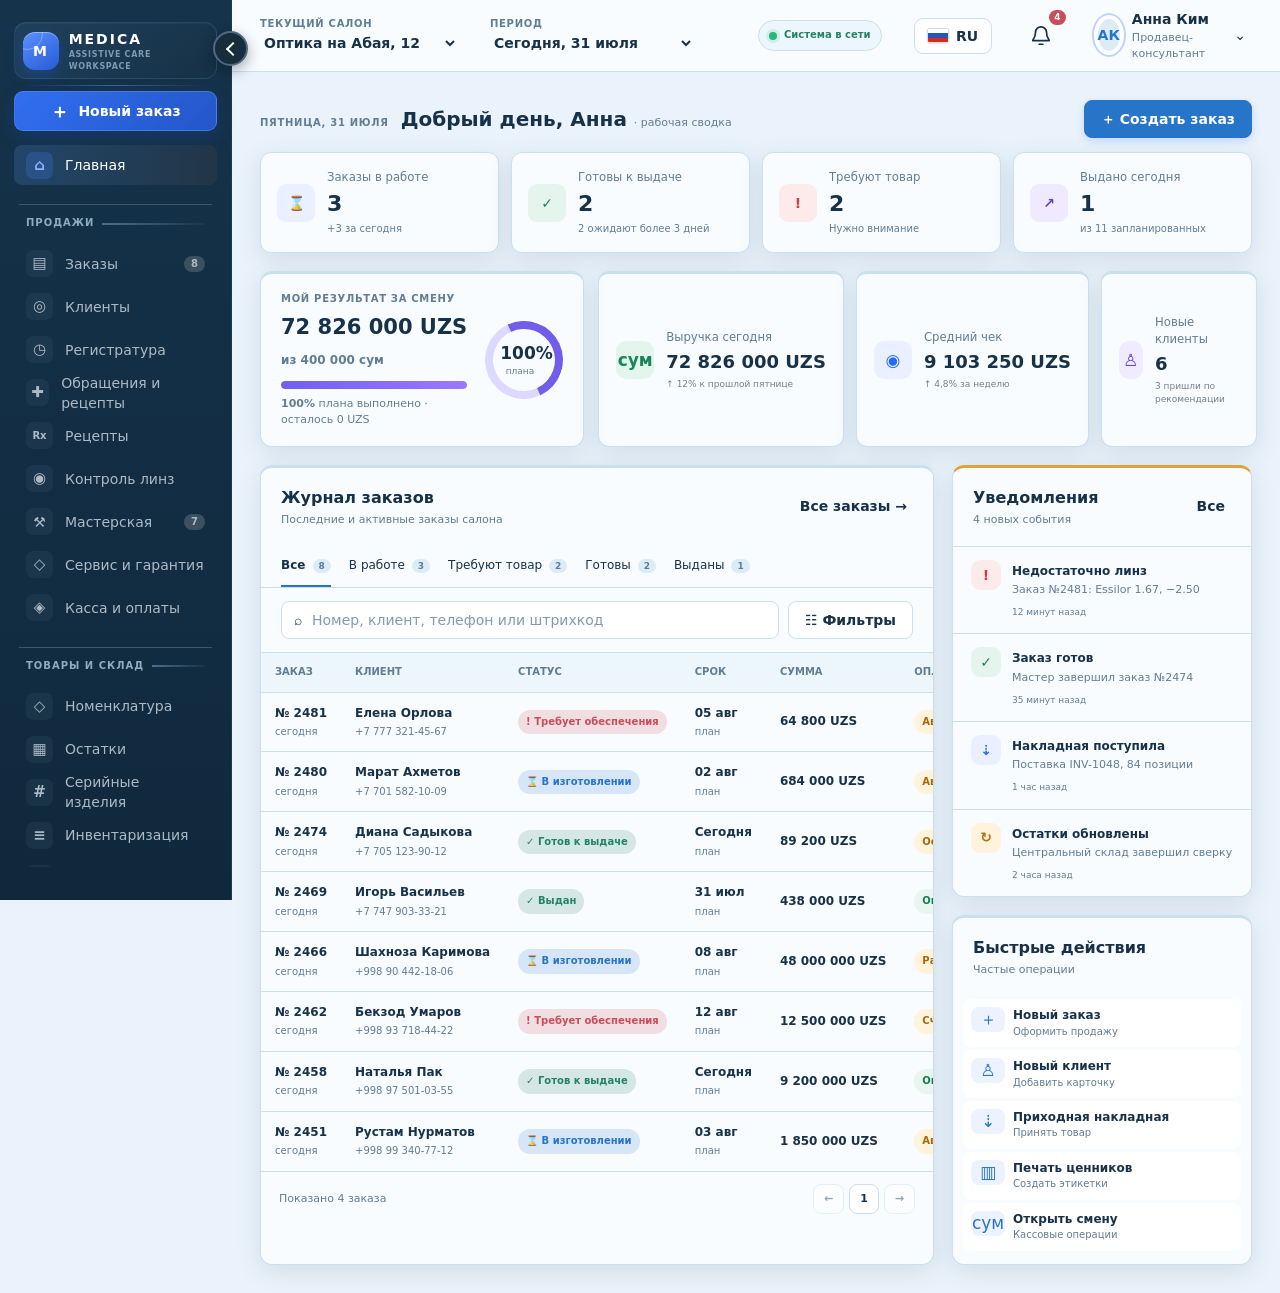
<file: index.html>
<!doctype html>
<html lang="ru">
<head>
  <meta charset="UTF-8">
  <meta name="viewport" content="width=device-width, initial-scale=1.0">
  <meta name="description" content="Демо единой системы медицинской, розничной, складской и производственной сети">
  <title>Medica — единая система сети</title>
  <script>try{const p=JSON.parse(localStorage.getItem('optica_preferences')||'{}');document.documentElement.dataset.theme=p.theme==='dark'?'dark':'light';document.documentElement.lang=p.language||'ru';if(p.language&&p.language!=='ru')document.documentElement.classList.add('i18n-pending')}catch(e){document.documentElement.dataset.theme='light'}</script>
  <style>html.i18n-pending body{visibility:hidden}</style>
  <link rel="stylesheet" href="styles.css?v=20260803-5">
  <link rel="stylesheet" href="enhancements.css?v=20260803-1">
  <link rel="stylesheet" href="enterprise.css?v=20260803-5">
  <link rel="stylesheet" href="overhaul.css?v=20260803-5">
  <link rel="stylesheet" href="search.css?v=20260803-1">
  <link rel="stylesheet" href="ui-fixes.css?v=20260803-3">
  <link rel="stylesheet" href="reports.css?v=20260803-2">
  <link rel="stylesheet" href="order-profile.css?v=20260803-1">
</head>
<body>
  <div class="app">
    <aside class="sidebar" id="sidebar">
      <div class="brand"><span class="brand-mark"><i>M</i></span><span class="brand-copy nav-label"><strong>MEDICA</strong><small>Assistive care workspace</small></span></div>
      <button class="collapse" id="collapseSidebar" aria-label="Свернуть меню" data-i18n-aria-label="accessibility.collapse_menu"></button>
      <button class="sidebar-create" data-open-order><span>＋</span><span class="nav-label" data-i18n="legacy.ui_0191">Новый заказ</span></button>
      <nav aria-label="Основная навигация" data-i18n-aria-label="accessibility.main_navigation">
        <a class="nav-item active" href="#dashboard" data-page="dashboard"><span>⌂</span><span class="nav-label" data-i18n="legacy.ui_0041">Главная</span></a>
        <p class="nav-group nav-label" data-i18n="legacy.ui_0277">Продажи</p>
        <a class="nav-item" href="#orders" data-page="orders"><span>▤</span><span class="nav-label" data-i18n="legacy.ui_0084">Заказы</span><b class="badge">12</b></a>
        <a class="nav-item" href="#clients" data-page="clients"><span>◎</span><span class="nav-label" data-i18n="legacy.ui_0124">Клиенты</span></a>
        <a class="nav-item" href="#registry" data-page="registry"><span>◷</span><span class="nav-label" data-i18n="legacy.ui_0300">Регистратура</span></a>
        <a class="nav-item" href="#encounters" data-page="encounters"><span>✚</span><span class="nav-label" data-i18n="legacy.ui_0204">Обращения и рецепты</span></a>
        <a class="nav-item" href="#prescriptions" data-page="prescriptions"><span>Rx</span><span class="nav-label" data-i18n="legacy.ui_0306">Рецепты</span></a>
        <a class="nav-item" href="#lenscare" data-page="lenscare"><span>◉</span><span class="nav-label" data-i18n="legacy.ui_0137">Контроль линз</span></a>
        <a class="nav-item" href="#production" data-page="production"><span>⚒</span><span class="nav-label" data-i18n="legacy.ui_0145">Мастерская</span><b class="badge">5</b></a>
        <a class="nav-item" href="#service" data-page="service"><span>◇</span><span class="nav-label" data-i18n="legacy.ui_0321">Сервис и гарантия</span></a>
        <a class="nav-item" href="#cash" data-page="cash"><span>◈</span><span class="nav-label" data-i18n="legacy.ui_0115">Касса и оплаты</span></a>
        <p class="nav-group nav-label" data-i18n="legacy.ui_0379">Товары и склад</p>
        <a class="nav-item" href="#catalog" data-page="catalog"><span>◇</span><span class="nav-label" data-i18n="legacy.ui_0196">Номенклатура</span></a>
        <a class="nav-item" href="#stock" data-page="stock"><span>▦</span><span class="nav-label" data-i18n="legacy.ui_0218">Остатки</span></a>
        <a class="nav-item" href="#serials" data-page="serials"><span>#</span><span class="nav-label" data-i18n="legacy.ui_0326">Серийные изделия</span></a>
        <a class="nav-item" href="#inventory" data-page="inventory"><span>≡</span><span class="nav-label" data-i18n="legacy.ui_0104">Инвентаризация</span></a>
        <a class="nav-item" href="#invoices" data-page="invoices"><span>⇄</span><span class="nav-label" data-i18n="legacy.ui_0164">Накладные</span></a>
        <a class="nav-item" href="#suppliers" data-page="suppliers"><span>⬡</span><span class="nav-label" data-i18n="legacy.ui_0264">Поставщики и закупки</span></a>
        <a class="nav-item" href="#labels" data-page="labels"><span>▥</span><span class="nav-label" data-i18n="legacy.ui_0415">Штрихкоды и ценники</span></a>
        <a class="nav-item" href="#wholesale" data-page="wholesale"><span>▣</span><span class="nav-label" data-i18n="legacy.ui_0215">Оптовые продажи</span></a>
        <a class="nav-item" href="#installments" data-page="installments"><span>◫</span><span class="nav-label" data-i18n="legacy.ui_0297">Рассрочки</span></a>
        <p class="nav-group nav-label" data-i18n="legacy.ui_0390">Управление</p>
        <a class="nav-item" href="#branches" data-page="branches"><span>⌂</span><span class="nav-label" data-i18n="legacy.ui_0402">Филиалы сети</span></a>
        <a class="nav-item" href="#equipment" data-page="equipment"><span>⚙</span><span class="nav-label" data-i18n="legacy.ui_0202">Оборудование</span></a>
        <a class="nav-item" href="#reports" data-page="reports"><span>▥</span><span class="nav-label" data-i18n="legacy.ui_0227">Отчеты</span></a>
        <a class="nav-item" href="#analytics" data-page="analytics"><span>⌁</span><span class="nav-label" data-i18n="legacy.ui_0006">Аналитика</span></a>
        <a class="nav-item" href="#directories" data-page="directories"><span>☷</span><span class="nav-label" data-i18n="legacy.ui_0353">Справочники</span></a>
        <a class="nav-item" href="#employees" data-page="employees"><span>♙</span><span class="nav-label" data-i18n="legacy.ui_0348">Сотрудники и роли</span></a>
        <a class="nav-item" href="#settings" data-page="settings"><span>⚙</span><span class="nav-label" data-i18n="legacy.ui_0172">Настройки</span></a>
      </nav>
    </aside>
    <div class="sidebar-overlay" id="sidebarOverlay"></div>

    <main>
      <header class="topbar">
        <button class="mobile-menu" id="mobileMenu" aria-label="Открыть меню">☰</button>
        <div>
          <span class="eyebrow" data-i18n="legacy.ui_0369">Текущий салон</span>
          <select class="select-like" id="salonSelect" aria-label="Текущий салон" data-i18n-aria-label="legacy.ui_0369"><option>Оптика на Абая, 12</option><option>Оптика в Mega Center</option><option data-i18n="legacy.ui_0407">Центральный склад</option></select>
        </div>
        <div>
          <span class="eyebrow" data-i18n="legacy.ui_0239">Период</span>
          <select class="select-like" id="periodSelect" aria-label="Период" data-i18n-aria-label="legacy.ui_0239"><option data-i18n="dashboard.today_july_31">Сегодня, 31 июля</option><option data-i18n="legacy.ui_0259">Последние 7 дней</option><option data-i18n="legacy.ui_0368">Текущий месяц</option><option data-i18n="legacy.ui_0280">Произвольный период</option></select>
        </div>
        <div class="top-spacer"></div>
        <div class="online-status" title="Все сервисы доступны" data-i18n-title="legacy.ui_0026"><i></i><span data-i18n="system.online">Система в сети</span></div>
        <div class="language-menu" id="languageMenu">
          <button class="language-current" id="languageCurrent" aria-haspopup="listbox" aria-expanded="false"></button>
          <div class="language-options" id="languageOptions" role="listbox"></div>
        </div>
        <button class="icon-button notification-button" aria-label="Уведомления" data-i18n-aria-label="legacy.ui_0387"><svg aria-hidden="true" viewBox="0 0 24 24"><path d="M18 8a6 6 0 0 0-12 0c0 7-3 7-3 9h18c0-2-3-2-3-9M10 21h4"/></svg><b>4</b></button>
        <button class="profile" id="profileButton"><span class="avatar" id="headerAvatar">АК</span><span><strong id="headerName">Анна Ким</strong><small id="headerRole" data-i18n="legacy.ui_0276">Продавец-консультант</small></span><span>⌄</span></button>
      </header>

      <section class="content page active" id="dashboard">
        <div class="page-heading">
          <div class="compact-greeting"><span class="eyebrow" data-i18n="dashboard.date">Пятница, 31 июля</span><h1><span data-greeting-text></span> <small data-i18n="dashboard.work_summary">· рабочая сводка</small></h1></div>
          <button class="primary" data-open-order>＋ Создать заказ</button>
        </div>

        <div class="metrics">
          <button class="metric" data-filter="В работе"><span class="metric-icon blue">⌛</span><span><small data-i18n="legacy.ui_0085">Заказы в работе</small><strong>12</strong><em data-i18n="dashboard.added_today">+3 за сегодня</em></span></button>
          <button class="metric" data-filter="Готов"><span class="metric-icon green">✓</span><span><small data-i18n="legacy.ui_0046">Готовы к выдаче</small><strong>7</strong><em data-i18n="dashboard.waiting_days">2 ожидают более 3 дней</em></span></button>
          <button class="metric" data-filter="Требует обеспечения"><span class="metric-icon red">!</span><span><small data-i18n="legacy.ui_0386">Требуют товар</small><strong>4</strong><em data-i18n="legacy.ui_0199">Нужно внимание</em></span></button>
          <button class="metric" data-filter="Выдан"><span class="metric-icon purple">↗</span><span><small data-i18n="legacy.ui_0036">Выдано сегодня</small><strong>9</strong><em data-i18n="dashboard.planned_issued">из 11 запланированных</em></span></button>
        </div>

        <div class="performance-row">
          <section class="card personal-kpi">
            <div class="kpi-copy"><span class="eyebrow" data-i18n="legacy.ui_0157">Мой результат за смену</span><h2><span id="personalSales">284 500 сум</span> <small data-i18n="dashboard.target_amount">из 400 000 сум</small></h2><div class="progress"><i id="personalProgress" style="width:71%"></i></div><p><b id="personalPercent">71%</b> плана выполнено · осталось <span id="personalRemaining">115 500 сум</span></p></div>
            <div class="kpi-ring"><strong id="personalRing">71%</strong><small data-i18n="dashboard.plan">плана</small></div>
          </section>
          <section class="business-metrics">
            <article class="business-card tone-green"><span data-i18n="legacy.ui_0366">сум</span><div><small data-i18n="legacy.ui_0039">Выручка сегодня</small><strong id="dailyRevenue">284 500 сум</strong><em data-i18n="dashboard.friday_growth">↑ 12% к прошлой пятнице</em></div></article>
            <article class="business-card tone-blue"><span>◉</span><div><small data-i18n="legacy.ui_0354">Средний чек</small><strong id="averageCheck">47 417 сум</strong><em>↑ 4,8% за неделю</em></div></article>
            <article class="business-card tone-purple"><span>♙</span><div><small data-i18n="legacy.ui_0190">Новые клиенты</small><strong id="newClients">6</strong><em data-i18n="dashboard.referrals">3 пришли по рекомендации</em></div></article>
          </section>
        </div>

        <div class="dashboard-grid">
          <section class="card orders-card">
            <div class="card-title"><div><h2 data-i18n="legacy.ui_0072">Журнал заказов</h2><p data-i18n="legacy.ui_0260">Последние и активные заказы салона</p></div><button class="link-button">Все заказы →</button></div>
            <div class="tabs" role="tablist">
              <button class="tab active" data-filter="Все">Все <b>32</b></button>
              <button class="tab" data-filter="В работе">В работе <b>12</b></button>
              <button class="tab" data-filter="Требует обеспечения">Требуют товар <b>4</b></button>
              <button class="tab" data-filter="Готов">Готовы <b>7</b></button>
              <button class="tab" data-filter="Выдан">Выданы <b>9</b></button>
            </div>
            <div class="table-tools">
              <label class="search">⌕ <input id="orderSearch" type="search" placeholder="Номер, клиент, телефон или штрихкод" data-i18n-placeholder="dashboard.order_search"></label>
              <button class="secondary" id="openFilters">☷ Фильтры</button>
            </div>
            <div class="table-wrap">
              <table>
                <thead><tr><th data-i18n="legacy.ui_0077">заказ</th><th data-i18n="legacy.ui_0118">Клиент</th><th data-i18n="legacy.ui_0363">Статус</th><th data-i18n="legacy.ui_0355">Срок</th><th data-i18n="legacy.ui_0367">Сумма</th><th data-i18n="legacy.ui_0211">Оплата</th><th data-i18n="legacy.ui_0317">Связь</th><th></th></tr></thead>
                <tbody id="ordersBody">
                  <tr data-status="Требует обеспечения"><td><strong>№ 2481</strong><small>31.07 · 10:42</small></td><td><strong>Елена Орлова</strong><small>+7 777 321-45-67</small></td><td><span class="status danger">! Требует обеспечения</span></td><td><strong>05 авг</strong><small>5 дней</small></td><td><strong>64 800 сум</strong></td><td><span class="payment partial">Аванс 30 000 сум</span></td><td><button class="dots">•••</button></td></tr>
                  <tr data-status="В работе"><td><strong>№ 2480</strong><small>31.07 · 09:15</small></td><td><strong>Марат Ахметов</strong><small>+7 701 582-10-09</small></td><td><span class="status info">⌛ В изготовлении</span></td><td><strong>02 авг</strong><small>2 дня</small></td><td><strong>42 500 сум</strong></td><td><span class="payment paid" data-i18n="legacy.ui_0213">Оплачено</span></td><td><button class="dots">•••</button></td></tr>
                  <tr data-status="Готов"><td><strong>№ 2474</strong><small>30.07 · 15:08</small></td><td><strong>Диана Садыкова</strong><small>+7 705 123-90-12</small></td><td><span class="status success">✓ Готов к выдаче</span></td><td><strong data-i18n="legacy.ui_0319">сегодня</strong><small data-i18n="legacy.ui_0015">в срок</small></td><td><strong>89 200 сум</strong></td><td><span class="payment partial" data-i18n="dashboard.balance_amount">Остаток 44 600 сум</span></td><td><button class="dots">•••</button></td></tr>
                  <tr data-status="Выдан"><td><strong>№ 2469</strong><small>29.07 · 12:30</small></td><td><strong>Игорь Васильев</strong><small>+7 747 903-33-21</small></td><td><span class="status success">✓ Выдан</span></td><td><strong>31 июл</strong><small data-i18n="legacy.ui_0074">завершен</small></td><td><strong>37 000 сум</strong></td><td><span class="payment paid" data-i18n="legacy.ui_0213">Оплачено</span></td><td><button class="dots">•••</button></td></tr>
                </tbody>
              </table>
            </div>
            <div class="table-footer"><span id="ordersShown" data-i18n="legacy.ui_0256">Показано 4 заказа</span><div><button class="secondary" disabled>←</button><button class="secondary">1</button><button class="secondary" disabled>→</button></div></div>
          </section>

          <aside class="right-column">
            <section class="card">
              <div class="card-title"><div><h2 data-i18n="legacy.ui_0387">Уведомления</h2><p>4 новых события</p></div><button class="link-button" data-i18n="legacy.ui_0022">Все</button></div>
              <div class="notice"><span class="notice-icon red">!</span><div><strong data-i18n="legacy.ui_0181">Недостаточно линз</strong><p>Заказ №2481: Essilor 1.67, −2.50</p><small>12 минут назад</small></div></div>
              <div class="notice"><span class="notice-icon green">✓</span><div><strong data-i18n="legacy.ui_0079">Заказ готов</strong><p data-i18n="dashboard.master_completed">Мастер завершил заказ №2474</p><small>35 минут назад</small></div></div>
              <div class="notice"><span class="notice-icon blue">⇣</span><div><strong data-i18n="legacy.ui_0163">Накладная поступила</strong><p data-i18n="dashboard.delivery_items">Поставка INV-1048, 84 позиции</p><small>1 час назад</small></div></div>
              <div class="notice"><span class="notice-icon amber">↻</span><div><strong data-i18n="dashboard.stock_updated">Остатки обновлены</strong><p data-i18n="dashboard.warehouse_reconciled">Центральный склад завершил сверку</p><small>2 часа назад</small></div></div>
            </section>
            <section class="card quick-actions">
              <div class="card-title"><div><h2 data-i18n="legacy.ui_0008">Быстрые действия</h2><p data-i18n="legacy.ui_0410">Частые операции</p></div></div>
              <button data-open-order><span>＋</span><b data-i18n="legacy.ui_0191">Новый заказ</b><small data-i18n="legacy.ui_0228">Оформить продажу</small></button>
              <button data-quick="client"><span>♙</span><b data-i18n="legacy.ui_0192">Новый клиент</b><small data-i18n="legacy.ui_0060">Добавить карточку</small></button>
              <button data-quick="invoice"><span>⇣</span><b data-i18n="legacy.ui_0271">Приходная накладная</b><small data-i18n="legacy.ui_0269">Принять товар</small></button>
              <button data-quick="labels"><span>▥</span><b data-i18n="legacy.ui_0242">Печать ценников</b><small data-i18n="legacy.ui_0346">Создать этикетки</small></button>
              <button data-quick="shift"><span data-i18n="legacy.ui_0366">сум</span><b data-i18n="legacy.ui_0222">Открыть смену</b><small data-i18n="legacy.ui_0116">Кассовые операции</small></button>
            </section>
          </aside>
        </div>
      </section>

      <section class="content page module-page" id="modulePage">
        <div class="page-heading"><div><p class="eyebrow" data-i18n="legacy.ui_0156">Модуль системы</p><h1 id="moduleTitle" data-i18n="legacy.ui_0292">Раздел</h1><p id="moduleDescription"></p></div><button class="primary" id="moduleCreate">＋ Создать</button></div>
        <div id="moduleContent"></div>
      </section>
    </main>
  </div>

  <dialog id="orderDialog">
    <form method="dialog">
      <header><div><span class="eyebrow" data-i18n="legacy.ui_0191">Новый заказ</span><h2 data-i18n="legacy.ui_0341">Создание заказа</h2></div><button value="cancel" class="icon-button" aria-label="Закрыть" data-i18n-aria-label="legacy.ui_0086">×</button></header>
      <ol class="steps"><li class="active"><b>1</b> Клиент</li><li><b>2</b> Рецепт и товары</li><li><b>3</b> Стоимость</li><li><b>4</b> Подтверждение</li></ol>
      <section class="form-section"><h3 data-i18n="legacy.ui_0029">Выберите клиента</h3><label class="search large">⌕ <input type="search" placeholder="Фамилия, телефон или номер карты" data-i18n-placeholder="legacy.ui_0399"></label><div class="client-row"><span class="avatar">ЕС</span><div><strong>Екатерина Смирнова</strong><small>+7 707 555-34-21 · 3 заказа</small></div><button class="secondary" type="button" data-i18n="legacy.ui_0032">Выбрать</button></div><button class="link-button" type="button">＋ Создать нового клиента</button></section>
      <footer><button value="cancel" class="secondary" data-i18n="legacy.ui_0223">Отмена</button><button type="button" class="primary" id="nextStep" data-i18n="legacy.ui_0279">Продолжить →</button></footer>
    </form>
  </dialog>
  <dialog id="entityDialog" class="entity-dialog">
    <form id="entityForm">
      <header><div><span class="eyebrow" id="entityEyebrow" data-i18n="legacy.ui_0189">Новая запись</span><h2 id="entityTitle" data-i18n="legacy.ui_0340">Создание</h2></div><button type="button" class="icon-button" data-close="entityDialog" aria-label="Закрыть" data-i18n-aria-label="legacy.ui_0086">×</button></header>
      <section class="form-section"><div class="form-grid" id="entityFields"></div><p class="form-error" id="entityError"></p></section>
      <footer><button type="button" class="secondary" data-close="entityDialog" data-i18n="legacy.ui_0223">Отмена</button><button type="submit" class="primary" data-i18n="legacy.ui_0350">Сохранить</button></footer>
    </form>
  </dialog>
  <dialog id="profileDialog" class="entity-dialog">
    <form id="profileForm">
      <header><div><span class="eyebrow" data-i18n="legacy.ui_0396">Учетная запись</span><h2 data-i18n="legacy.ui_0287">Профиль сотрудника</h2></div><button type="button" class="icon-button" data-close="profileDialog" aria-label="Закрыть" data-i18n-aria-label="legacy.ui_0086">×</button></header>
      <section class="profile-editor">
        <div class="avatar-editor">
          <label for="avatarInput" id="profileAvatar" class="avatar avatar-large">АК</label>
          <input id="avatarInput" type="file" accept="image/*" hidden>
          <button type="button" class="link-button" id="chooseAvatar" data-i18n="legacy.ui_0100">Изменить фотографию</button>
          <small>JPG или PNG, до 2 МБ</small>
        </div>
        <div class="form-grid">
          <label class="full">Исходное написание имени и фамилии*<input name="nameOriginal" required maxlength="100"></label>
          <label>Язык исходного имени<select name="originalLanguage"><option value="ru">Русский</option><option value="uz">Узбекский</option><option value="other">Другой</option></select></label>
          <label>Источник латиницы<select name="latinSource"><option value="passport">Паспорт</option><option value="manual">Вручную</option><option value="generated">Сформировано</option><option value="imported">Импортировано</option></select></label>
          <label>Имя латиницей<input name="nameLatin"><button type="button" class="secondary person-generate" data-profile-generate="latin">Сформировать автоматически</button></label>
          <label>Имя кириллицей<input name="nameCyrillic"><button type="button" class="secondary person-generate" data-profile-generate="cyrillic">Сформировать автоматически</button></label>
          <label class="person-verified"><input type="checkbox" name="latinVerified"> Латиница проверена</label>
          <label class="person-verified"><input type="checkbox" name="cyrillicVerified"> Кириллица проверена</label>
          <label>Должность<input name="role"></label>
          <label>Телефон<input name="phone" type="tel"></label>
          <label>Email<input name="email" type="email"></label>
          <label class="full">Салон<select name="salon"><option>Оптика на Абая, 12</option><option>Оптика в Mega Center</option><option data-i18n="legacy.ui_0406">Центральный офис</option></select></label>
        </div>
      </section>
      <footer><button type="button" class="secondary" data-close="profileDialog" data-i18n="legacy.ui_0223">Отмена</button><button type="submit" class="primary" data-i18n="legacy.ui_0351">Сохранить профиль</button></footer>
    </form>
  </dialog>
  <dialog id="detailDialog" class="entity-dialog">
    <div>
      <header><div><span class="eyebrow" data-i18n="legacy.ui_0253">Подробная информация</span><h2 id="detailTitle" data-i18n="legacy.ui_0113">Карточка</h2></div><button type="button" class="icon-button" data-close="detailDialog" aria-label="Закрыть" data-i18n-aria-label="legacy.ui_0086">×</button></header>
      <section class="form-section" id="detailContent"></section>
      <footer><button type="button" class="secondary" data-close="detailDialog" data-i18n="legacy.ui_0086">Закрыть</button></footer>
    </div>
  </dialog>
  <dialog id="filterDialog" class="entity-dialog">
    <form id="filterForm">
      <header><div><span class="eyebrow" data-i18n="legacy.ui_0072">Журнал заказов</span><h2 data-i18n="legacy.ui_0299">Расширенные фильтры</h2></div><button type="button" class="icon-button" data-close="filterDialog" aria-label="Закрыть" data-i18n-aria-label="legacy.ui_0086">×</button></header>
      <section class="form-section"><div class="form-grid">
        <label>Статус<select name="status"><option value="" data-i18n="legacy.ui_0027">Все статусы</option><option data-i18n="legacy.ui_0013">В работе</option><option data-i18n="legacy.ui_0382">Требует обеспечения</option><option data-i18n="legacy.ui_0042">Готов</option><option data-i18n="legacy.ui_0034">Выдан</option></select></label>
        <label>Оплата<select name="payment"><option value="" data-i18n="legacy.ui_0143">Любая</option><option data-i18n="legacy.ui_0213">Оплачено</option><option data-i18n="legacy.ui_0071">Есть остаток</option></select></label>
        <label>Срок от<input name="from" type="date"></label><label>Срок до<input name="to" type="date"></label>
        <label class="full">Салон<select name="salon"><option data-i18n="legacy.ui_0023">Все доступные салоны</option><option>Оптика на Абая, 12</option><option>Оптика в Mega Center</option></select></label>
      </div></section>
      <footer><button type="reset" class="secondary" id="resetFilters" data-i18n="legacy.ui_0312">Сбросить</button><button type="submit" class="primary" data-i18n="legacy.ui_0267">Применить</button></footer>
    </form>
  </dialog>
  <dialog id="smsDialog" class="entity-dialog">
    <form id="smsForm">
      <header><div><span class="eyebrow" data-i18n="legacy.ui_0318">Связь с клиентом</span><h2 data-i18n="legacy.ui_0226">Отправить SMS</h2></div><button type="button" class="icon-button" data-close="smsDialog" aria-label="Закрыть" data-i18n-aria-label="legacy.ui_0086">×</button></header>
      <section class="form-section"><div class="sms-recipient"><span class="avatar">SMS</span><div><strong id="smsClient" data-i18n="legacy.ui_0118">Клиент</strong><small id="smsPhone" data-i18n="legacy.ui_0371">Телефон</small></div></div><label class="sms-field">Шаблон<select id="smsTemplate"><option value="ready" data-i18n="legacy.ui_0079">Заказ готов</option><option value="delay" data-i18n="legacy.ui_0098">Изменение срока</option><option value="payment" data-i18n="legacy.ui_0166">Напоминание об оплате</option><option value="custom" data-i18n="legacy.ui_0314">Свой текст</option></select></label><label class="sms-field">Сообщение<textarea id="smsText" rows="5" maxlength="320" required></textarea></label><div class="sms-counter"><span data-i18n="legacy.ui_0419">SMS будет отправлено после подтверждения</span><b><span id="smsCount">0</span>/320</b></div></section>
      <footer><button type="button" class="secondary" data-close="smsDialog" data-i18n="legacy.ui_0223">Отмена</button><button type="submit" class="primary">✉ Отправить SMS</button></footer>
    </form>
  </dialog>
  <div class="toast" id="toast" role="status"></div>
  <script src="locales/ru.js?v=20260804-24"></script>
  <script src="locales/uz.js?v=20260804-24"></script>
  <script src="locales/en.js?v=20260804-24"></script>
  <script src="locales/i18n.js?v=20260803-7"></script>
  <script src="name-model.js?v=20260803-1"></script>
  <script src="app.js?v=20260804-26"></script>
  <script src="enterprise.js?v=20260804-27"></script>
  <script src="locales/ui.js?v=20260804-6"></script>
  <script src="overhaul.js?v=20260804-14"></script>
</body>
</html>
</file>
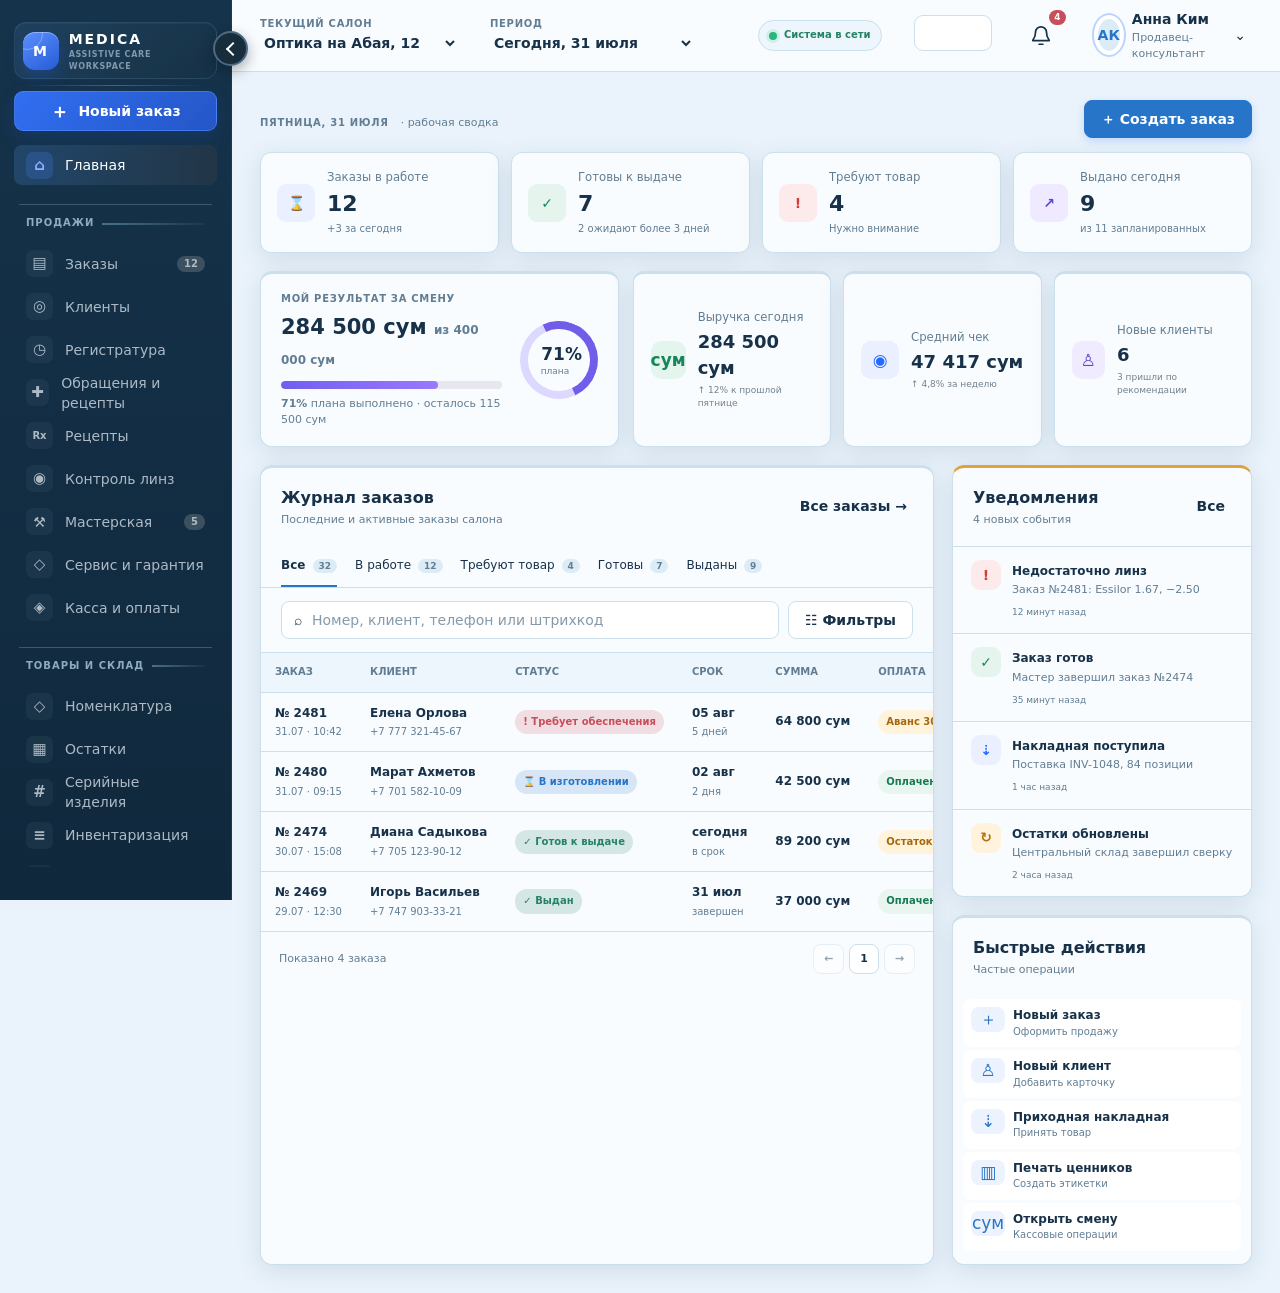
<file: Optica-demo.html>
<!doctype html>
<html lang="ru">
<head>
  <meta charset="UTF-8">
  <meta name="viewport" content="width=device-width, initial-scale=1.0">
  <meta name="description" content="Демо единой системы медицинской, розничной, складской и производственной сети">
  <title>Medica — единая система сети</title>
  <script>try{const p=JSON.parse(localStorage.getItem('optica_preferences')||'{}');document.documentElement.dataset.theme=p.theme==='dark'?'dark':'light';document.documentElement.lang=p.language||'ru';if(p.language&&p.language!=='ru')document.documentElement.classList.add('i18n-pending')}catch(e){document.documentElement.dataset.theme='light'}</script>
  <style>html.i18n-pending body{visibility:hidden}</style>
  <style>
:root{--nav:#14202b;--nav2:#1d2c39;--ink:#1b2733;--muted:#71808e;--line:#e5e9ed;--bg:#f4f6f8;--blue:#246bfd;--green:#1b9c68;--red:#db4b4b;--amber:#d58a16;--purple:#7457d9;--shadow:0 2px 10px rgba(24,39,55,.06)}
*{box-sizing:border-box}body{margin:0;background:var(--bg);color:var(--ink);font:14px/1.45 Inter,ui-sans-serif,system-ui,-apple-system,"Segoe UI",sans-serif}button,input,select,textarea{font:inherit}button{cursor:pointer}.app{min-height:100vh}.sidebar{position:fixed;inset:0 auto 0 0;width:232px;padding:22px 14px;background:var(--nav);color:#d6dee5;z-index:4;transition:.2s}.sidebar.collapsed{width:76px}.sidebar.collapsed .nav-label,.sidebar.collapsed .badge{display:none}.brand{display:flex;align-items:center;gap:10px;padding:0 10px 23px;font-weight:800;letter-spacing:1.5px;color:white}.brand-mark{display:grid;place-items:center;width:34px;height:34px;border-radius:11px;background:#3c77f3}.collapse{position:absolute;top:28px;right:-11px;width:23px;height:23px;border:1px solid #40505e;border-radius:50%;background:var(--nav2);color:white}.sidebar.collapsed .collapse{transform:rotate(180deg)}nav{display:flex;flex-direction:column;gap:3px}.nav-item{position:relative;display:flex;align-items:center;gap:12px;min-height:40px;padding:0 12px;border-radius:8px;color:#adbac5;text-decoration:none}.nav-item>span:first-child{width:20px;text-align:center;font-size:17px}.nav-item:hover,.nav-item.active{color:white;background:#263746}.nav-item.active:before{content:"";position:absolute;left:-14px;width:3px;height:22px;background:#4a82ff;border-radius:0 3px 3px 0}.nav-group{margin:17px 12px 5px;font-size:10px;font-weight:700;letter-spacing:1px;text-transform:uppercase;color:#637584}.badge{margin-left:auto;padding:1px 7px;border-radius:10px;background:#3d5060;font-size:10px}.connection{position:absolute;bottom:20px;display:flex;align-items:center;gap:8px;padding:0 12px;font-size:12px;color:#8da0ad}.connection i{width:8px;height:8px;border-radius:50%;background:#40c989;box-shadow:0 0 0 4px #21493e}main{margin-left:232px;transition:.2s}.sidebar.collapsed+main{margin-left:76px}.topbar{height:72px;padding:0 28px;display:flex;align-items:center;gap:32px;border-bottom:1px solid var(--line);background:white}.eyebrow{display:block;color:#84919c;font-size:10px;font-weight:700;letter-spacing:.7px;text-transform:uppercase}.select-like{padding:2px 0;border:0;background:none;color:var(--ink);font-weight:650}.top-spacer{flex:1}.icon-button{position:relative;border:0;background:transparent;font-size:20px}.notification-button b{position:absolute;top:-7px;right:-8px;padding:1px 5px;border-radius:10px;background:var(--red);color:white;font-size:9px}.profile{display:flex;align-items:center;gap:10px;border:0;background:none;text-align:left}.profile strong,.profile small{display:block}.profile small{color:var(--muted);font-size:11px}.avatar{display:grid;place-items:center;width:36px;height:36px;border-radius:50%;background:#dbe6ff;color:#2554b8;font-weight:750}.content{padding:28px;max-width:1680px;margin:auto}.page{display:none}.page.active{display:block}.page-heading{display:flex;align-items:end;justify-content:space-between;margin-bottom:22px}.page-heading h1{margin:4px 0;font-size:26px;line-height:1.2}.page-heading p{margin:0;color:var(--muted)}.primary,.secondary{min-height:38px;padding:0 16px;border-radius:8px;font-weight:650}.primary{border:1px solid var(--blue);background:var(--blue);color:white;box-shadow:0 3px 8px rgba(36,107,253,.2)}.secondary{border:1px solid #d9e0e5;background:white;color:#46525d}.metrics{display:grid;grid-template-columns:repeat(4,1fr) 1.2fr;gap:12px;margin-bottom:18px}.metric{display:flex;align-items:center;gap:12px;padding:16px;border:1px solid var(--line);border-radius:11px;background:white;box-shadow:var(--shadow);text-align:left}.metric:hover{border-color:#b9c8d7}.metric span:last-child{min-width:0}.metric small,.metric strong,.metric em{display:block}.metric small{color:var(--muted);white-space:nowrap}.metric strong{margin:2px 0;font-size:22px}.metric em{overflow:hidden;color:#89959f;font-size:10px;font-style:normal;text-overflow:ellipsis;white-space:nowrap}.metric-icon,.notice-icon{display:grid;place-items:center;flex:0 0 auto;border-radius:9px;font-weight:800}.metric-icon{width:38px;height:38px}.blue{color:#246bfd;background:#eaf0ff}.green{color:#16865b;background:#e5f5ee}.red{color:#cf3d3d;background:#fdeaea}.amber{color:#b6720b;background:#fff3dd}.purple{color:#6544c1;background:#efeaff}.dashboard-grid{display:grid;grid-template-columns:minmax(650px,1fr) 300px;gap:18px}.card{border:1px solid var(--line);border-radius:12px;background:white;box-shadow:var(--shadow)}.card-title{display:flex;align-items:center;justify-content:space-between;padding:18px 20px}.card-title h2{margin:0;font-size:16px}.card-title p{margin:3px 0 0;color:var(--muted);font-size:11px}.link-button{border:0;background:none;color:var(--blue);font-weight:650}.tabs{display:flex;gap:18px;padding:0 20px;border-bottom:1px solid var(--line)}.tab{padding:11px 0;border:0;border-bottom:2px solid transparent;background:none;color:#73818c;font-size:12px}.tab b{margin-left:3px;padding:2px 6px;border-radius:10px;background:#f0f2f4;font-size:9px}.tab.active{border-color:var(--blue);color:var(--blue);font-weight:700}.table-tools{display:flex;gap:9px;padding:13px 20px}.search{display:flex;align-items:center;gap:8px;flex:1;padding:0 12px;border:1px solid #dce2e6;border-radius:8px;color:#8996a1}.search input{width:100%;height:36px;border:0;outline:0}.table-wrap{overflow:auto}table{width:100%;border-collapse:collapse;white-space:nowrap}th,td{padding:12px 14px;border-top:1px solid #edf0f2;text-align:left}th{background:#fafbfc;color:#7d8994;font-size:10px;text-transform:uppercase}td{font-size:12px}td strong,td small{display:block}td small{margin-top:3px;color:#8a96a0;font-size:10px}.status,.payment{display:inline-flex;align-items:center;padding:5px 8px;border-radius:12px;font-size:10px;font-weight:700}.status.danger{color:#c63a3a;background:#fdecec}.status.info{color:#2965cc;background:#eaf1ff}.status.success,.payment.paid{color:#167a54;background:#e8f6ef}.payment.partial{color:#a5680b;background:#fff3dc}.dots{border:0;background:none;color:#82909c}.right-column{display:flex;flex-direction:column;gap:18px}.notice{display:flex;gap:11px;padding:13px 18px;border-top:1px solid #edf0f2}.notice-icon{width:30px;height:30px}.notice strong{font-size:12px}.notice p{margin:2px 0;color:#667582;font-size:11px}.notice small{color:#99a3ac;font-size:9px}.quick-actions{padding-bottom:10px}.quick-actions>button{display:grid;grid-template-columns:34px 1fr;column-gap:8px;width:calc(100% - 20px);margin:3px 10px;padding:8px;border:0;border-radius:8px;background:white;text-align:left}.quick-actions>button:hover{background:#f5f7f9}.quick-actions>button span{grid-row:1/3;display:grid;place-items:center;border-radius:8px;background:#edf2ff;color:var(--blue);font-size:17px}.quick-actions b{font-size:12px}.quick-actions small{color:#8b97a1;font-size:10px}.module-page{min-height:calc(100vh - 72px)}.empty-state{padding:70px;text-align:center}.empty-state>span{font-size:42px;color:#8091a0}.empty-state h2{margin-bottom:5px}.empty-state>p{max-width:600px;margin:0 auto;color:var(--muted)}.feature-list{display:flex;flex-wrap:wrap;justify-content:center;gap:8px;margin-top:24px}.feature-list span{padding:7px 11px;border-radius:15px;background:#edf2ff;color:#315fae;font-size:12px}dialog{width:min(680px,calc(100% - 30px));padding:0;border:0;border-radius:14px;box-shadow:0 24px 70px rgba(11,24,37,.28)}dialog::backdrop{background:rgba(11,23,34,.55)}dialog header,dialog footer{display:flex;align-items:center;justify-content:space-between;padding:18px 22px;border-bottom:1px solid var(--line)}dialog h2{margin:2px 0}dialog footer{justify-content:flex-end;gap:10px;border-top:1px solid var(--line);border-bottom:0}.steps{display:flex;justify-content:space-between;margin:0;padding:18px 22px;list-style:none;background:#f7f9fa}.steps li{color:#88949e;font-size:11px}.steps b{display:inline-grid;place-items:center;width:22px;height:22px;margin-right:4px;border-radius:50%;background:#dfe5e9}.steps .active{color:var(--blue);font-weight:700}.steps .active b{background:var(--blue);color:white}.form-section{padding:24px}.form-section h3{margin-top:0}.search.large{margin-bottom:15px}.client-row{display:flex;align-items:center;gap:10px;padding:12px;border:1px solid var(--line);border-radius:9px}.client-row div{flex:1}.client-row strong,.client-row small{display:block}.client-row small{color:var(--muted)}.form-section>.link-button{margin-top:14px}.toast{position:fixed;right:24px;bottom:24px;z-index:10;padding:12px 17px;border-radius:8px;background:#14202b;color:white;opacity:0;transform:translateY(15px);transition:.2s;pointer-events:none}.toast.show{opacity:1;transform:none}
@media(max-width:1150px){.metrics{grid-template-columns:repeat(3,1fr)}.dashboard-grid{grid-template-columns:1fr}.right-column{display:grid;grid-template-columns:1fr 1fr}}@media(max-width:780px){.sidebar{width:76px}.sidebar .nav-label,.sidebar .badge{display:none}main,.sidebar.collapsed+main{margin-left:76px}.topbar>div:nth-child(2),.profile span:nth-child(2){display:none}.content{padding:18px}.metrics{grid-template-columns:1fr 1fr}.dashboard-grid{display:block}.right-column{display:block}.right-column .card{margin-top:15px}.tabs{overflow:auto}.page-heading{align-items:flex-start;gap:15px}.page-heading h1{font-size:21px}}
.data-card{overflow:hidden}.module-toolbar{display:flex;gap:10px;padding:16px 18px;border-bottom:1px solid var(--line)}.module-toolbar .search{max-width:430px}.data-grid{display:grid;grid-template-columns:repeat(3,minmax(220px,1fr));gap:14px;padding:18px}.item-card{position:relative;padding:18px;border:1px solid var(--line);border-radius:10px;background:#fff}.item-card:hover{border-color:#b9c8d7;box-shadow:var(--shadow)}.item-card h3{margin:8px 0 2px;font-size:15px}.item-card p{margin:2px 0;color:var(--muted);font-size:12px}.item-card .item-meta{display:flex;justify-content:space-between;gap:8px;margin-top:15px;padding-top:12px;border-top:1px solid var(--line)}.item-card .item-actions{display:flex;gap:6px;margin-top:12px}.item-actions button{flex:1;padding:7px;border:1px solid var(--line);border-radius:7px;background:#fff;color:#52616d;font-size:11px}.item-actions button:hover{border-color:#aebbc5;background:#f8fafb}.tag{display:inline-flex;padding:4px 8px;border-radius:12px;background:#edf2ff;color:#315fae;font-size:10px;font-weight:700}.tag.green{background:#e5f5ee}.tag.amber{background:#fff3dd}.tag.red{background:#fdeaea}.empty-results{grid-column:1/-1;padding:50px;text-align:center;color:var(--muted)}.form-grid{display:grid;grid-template-columns:1fr 1fr;gap:15px}.form-grid label{display:flex;flex-direction:column;gap:6px;color:#596873;font-size:12px;font-weight:650}.form-grid label.full{grid-column:1/-1}.form-grid input,.form-grid select,.form-grid textarea{width:100%;min-height:40px;padding:9px 11px;border:1px solid #d7dfe5;border-radius:8px;background:#fff;color:var(--ink);outline:none}.form-grid input:focus,.form-grid select:focus,.form-grid textarea:focus{border-color:var(--blue);box-shadow:0 0 0 3px rgba(36,107,253,.1)}.form-error{min-height:18px;margin:12px 0 0;color:var(--red);font-size:12px}.profile-editor{display:grid;grid-template-columns:150px 1fr;gap:26px;padding:24px}.avatar-editor{display:flex;align-items:center;flex-direction:column;gap:8px;text-align:center}.avatar-large{width:90px;height:90px;background-size:cover;background-position:center;font-size:24px;cursor:pointer}.avatar-editor small{color:var(--muted);font-size:10px}.profile .avatar.has-image,.avatar-large.has-image{color:transparent;background-size:cover;background-position:center}.detail-list{display:grid;grid-template-columns:1fr 1fr;gap:12px}.detail-list div{padding:12px;border-radius:8px;background:#f5f7f9}.detail-list small,.detail-list strong{display:block}.detail-list small{color:var(--muted)}.analytics-grid{display:grid;grid-template-columns:repeat(4,1fr);gap:14px}.chart-card{padding:20px}.bars{display:flex;align-items:flex-end;gap:10px;height:170px;margin-top:20px}.bars i{flex:1;min-width:20px;border-radius:6px 6px 0 0;background:linear-gradient(#4d82f5,#285fd7)}.switch{display:flex;align-items:center;justify-content:space-between;padding:14px 0;border-bottom:1px solid var(--line)}.switch input{width:38px;height:20px}.file-drop{padding:30px;border:2px dashed #cfd8df;border-radius:10px;text-align:center;color:var(--muted)}
@media(max-width:1050px){.data-grid{grid-template-columns:1fr 1fr}.analytics-grid{grid-template-columns:1fr 1fr}}@media(max-width:680px){.data-grid,.form-grid,.profile-editor,.detail-list{grid-template-columns:1fr}.form-grid label.full{grid-column:auto}.profile-editor{justify-items:stretch}.analytics-grid{grid-template-columns:1fr}}
.topbar select.select-like{max-width:210px;appearance:auto}.table-footer{display:flex;align-items:center;justify-content:space-between;padding:12px 18px;border-top:1px solid var(--line);color:var(--muted);font-size:11px}.table-footer div{display:flex;gap:5px}.table-footer .secondary{min-height:30px;padding:0 10px}.table-footer button:disabled{cursor:not-allowed;opacity:.45}.work-board{display:grid;grid-template-columns:repeat(4,1fr);gap:12px}.work-column{min-height:420px;padding:12px;border-radius:11px;background:#e9edf1}.work-column header{display:flex;justify-content:space-between;margin-bottom:10px;padding:4px 2px;font-weight:750}.work-ticket{margin-bottom:10px;padding:14px;border:1px solid var(--line);border-radius:9px;background:white;box-shadow:var(--shadow)}.work-ticket h3{margin:5px 0;font-size:13px}.work-ticket p{margin:3px 0;color:var(--muted);font-size:11px}.work-ticket button{width:100%;margin-top:10px;padding:7px;border:1px solid #d6dfe5;border-radius:7px;background:#f8fafb;color:#41515e}.cash-actions{display:flex;gap:10px;margin:18px 0}.activity-list{margin-top:18px;border-top:1px solid var(--line)}.activity-row{display:flex;align-items:center;justify-content:space-between;padding:12px 0;border-bottom:1px solid var(--line)}.activity-row small,.activity-row strong{display:block}.activity-row small{color:var(--muted)}.role-grid{display:grid;grid-template-columns:repeat(3,1fr);gap:12px}.role-card{padding:18px}.role-card .avatar{margin-bottom:12px}.role-card h3{margin:4px 0}.role-card p{margin:2px 0;color:var(--muted);font-size:11px}@media(max-width:1100px){.work-board{grid-template-columns:1fr 1fr}.role-grid{grid-template-columns:1fr 1fr}}@media(max-width:680px){.work-board,.role-grid{grid-template-columns:1fr}}

.notification-button{display:grid;place-items:center;width:38px;height:38px;border-radius:50%;color:var(--ink)}.notification-button:hover{background:var(--bg)}.notification-button svg{width:22px;height:22px;fill:none;stroke:currentColor;stroke-width:1.9;stroke-linecap:round;stroke-linejoin:round}
.direction-badge{display:inline-flex;align-items:center;gap:6px;width:max-content;margin-top:4px;padding:4px 8px;border:1px solid currentColor;border-radius:999px;font-size:10px;font-weight:750}.direction-badge i{display:grid;place-items:center;width:17px;height:17px;border-radius:50%;background:currentColor;color:#fff;font-style:normal}.direction-optic{color:#2563eb;background:#eff6ff}.direction-hearing{color:#7c3aed;background:#f5f3ff}.direction-prosthetics{color:#c2410c;background:#fff7ed}.direction-orthopedics{color:#15803d;background:#f0fdf4}.direction-medtech{color:#0e7490;background:#ecfeff}.direction-other{color:#64748b;background:#f8fafc}
.care-summary article:nth-child(1)>span{color:#2563eb;background:#eff6ff}.care-summary article:nth-child(2)>span{color:#7c3aed;background:#f5f3ff}.care-summary article:nth-child(3)>span{color:#c2410c;background:#fff7ed}.care-summary article:nth-child(4)>span{color:#15803d;background:#f0fdf4}.care-summary article:nth-child(5)>span{color:#0e7490;background:#ecfeff}.care-summary article>span{border:1px solid currentColor}
.operations-table tr[data-direction="Оптика"] td:first-child{box-shadow:inset 4px 0 #2563eb}.operations-table tr[data-direction="Слух"] td:first-child{box-shadow:inset 4px 0 #7c3aed}.operations-table tr[data-direction="Протезирование"] td:first-child{box-shadow:inset 4px 0 #c2410c}.operations-table tr[data-direction="Ортопедия"] td:first-child{box-shadow:inset 4px 0 #15803d}.operations-table tr[data-direction="Медтехника"] td:first-child{box-shadow:inset 4px 0 #0e7490}

/* Structured kit assembly and operational wholesale workspace */
#entityDialog:has(.kit-components){width:min(1120px,calc(100% - 30px))}
.kit-main{display:grid;grid-template-columns:repeat(2,minmax(0,1fr));gap:15px;padding-bottom:4px}.kit-main>label:last-child{grid-column:1/-1}
.kit-components-heading{margin-top:4px;padding-top:18px;border-top:1px solid var(--line)}.kit-components-heading h3{margin:0 0 3px}.kit-components-heading p{margin:0;color:var(--muted);font-size:12px}
.kit-components{display:grid;grid-template-columns:repeat(3,minmax(0,1fr));gap:14px}.kit-component{min-width:0;padding:15px;border:1px solid var(--line);border-radius:11px;background:var(--surface-2,#f7f9fb)}
.kit-component header{display:block;padding:0 0 12px;border:0}.kit-component header b,.kit-component header small{display:block}.kit-component header small{margin-top:2px;color:var(--muted);font-size:10px}.kit-component-fields{display:grid;gap:12px}.kit-component-fields label,.kit-component-fields select,.kit-component-fields input{min-width:0}
.wholesale-orders{margin-top:18px}.wholesale-toolbar{flex-wrap:wrap}.wholesale-toolbar .search{min-width:260px}.row-actions button:disabled{cursor:not-allowed;opacity:.45}
@media(max-width:900px){.kit-components{grid-template-columns:1fr}.kit-component-fields{grid-template-columns:2fr 1fr 2fr}.kit-main{grid-template-columns:1fr 1fr}}
@media(max-width:680px){.kit-main,.kit-component-fields{grid-template-columns:1fr}.kit-main>label:last-child{grid-column:auto}.wholesale-toolbar .search{flex-basis:100%;min-width:0}.wholesale-toolbar button{flex:1}.kit-component{padding:13px}}

/* Stock control */
.stock-toolbar{flex-wrap:wrap}.stock-toolbar .search{min-width:280px}.stock-toolbar select{min-height:38px;padding:0 10px;border:1px solid var(--line);border-radius:8px;background:var(--card,#fff);color:var(--ink)}
.stock-legend{display:flex;flex-wrap:wrap;gap:8px 18px;padding:11px 18px;border-bottom:1px solid var(--line);background:var(--surface-2,#f7f9fb);color:var(--muted);font-size:11px}.stock-legend b{color:var(--ink)}
.inventory-register [data-stock-row] td:nth-child(n+3):nth-child(-n+8){text-align:center}.inventory-register [data-stock-row] td:nth-child(5) b{color:var(--blue);font-size:14px}
.procurement-item>div{min-width:0;flex:1}.procurement-item>b{white-space:nowrap;color:var(--ink);font-size:11px}.procurement-item button:disabled,.stock-toolbar button:disabled{cursor:not-allowed;opacity:.45}
@media(max-width:760px){.stock-toolbar .search{flex-basis:100%;min-width:0}.stock-toolbar select{flex:1;min-width:145px}.stock-toolbar button{width:100%}.stock-legend{display:grid;grid-template-columns:1fr 1fr}}
.person-generate{display:block;margin-top:8px;width:100%;font-size:12px}
.person-verified{display:flex!important;align-items:center;gap:8px;min-height:42px}
.person-verified input{width:auto!important;margin:0}
.person-identities{display:grid;gap:4px;padding:14px 16px;margin-bottom:14px;border:1px solid var(--border);border-radius:12px;background:var(--surface-2)}
.person-identities strong{font-size:18px}.person-identities span{color:var(--text-secondary)}

</style>
  <style>
.sidebar{background:linear-gradient(180deg,#111e29 0%,#172938 58%,#101d27 100%);border-right:1px solid #253847}.sidebar nav{padding-bottom:58px}.sidebar-create{display:flex;align-items:center;justify-content:center;gap:9px;width:100%;min-height:40px;margin:0 0 14px;border:1px solid rgba(103,151,255,.45);border-radius:9px;background:linear-gradient(135deg,#316ff2,#2456c6);color:#fff;font-weight:750;box-shadow:0 7px 18px rgba(28,83,195,.22)}.sidebar-create>span:first-child{font-size:19px}.nav-group{display:flex;align-items:center;gap:8px;margin:16px 5px 5px;padding:11px 7px 5px;border-top:1px solid rgba(160,184,201,.13);color:#7892a5}.nav-group:after{content:"";height:1px;flex:1;background:rgba(160,184,201,.12)}.nav-item>span:first-child{display:grid;place-items:center;width:27px;height:27px;border-radius:7px;background:rgba(154,181,202,.07);transition:.2s}.nav-item:hover>span:first-child,.nav-item.active>span:first-child{background:rgba(74,130,255,.22);color:#8fb1ff}.nav-item.active{background:linear-gradient(90deg,rgba(62,116,174,.32),rgba(38,55,70,.75))}.connection{left:14px;right:14px;bottom:14px;padding:9px 12px;border:1px solid rgba(137,174,196,.12);border-radius:8px;background:#10212c}.sidebar.collapsed .sidebar-create{padding:0}.metrics{grid-template-columns:repeat(4,1fr)}
.performance-row{display:grid;grid-template-columns:1.1fr 1.9fr;gap:14px;margin-bottom:18px}.personal-kpi{display:flex;align-items:center;justify-content:space-between;padding:18px 20px;border-top:3px solid #6b5be7;background:linear-gradient(135deg,#fff 60%,#f1efff)}.kpi-copy{flex:1}.kpi-copy h2{margin:5px 0 8px;font-size:21px}.kpi-copy h2 small{color:var(--muted);font-size:12px;font-weight:600}.kpi-copy p{margin:7px 0 0;color:var(--muted);font-size:11px}.progress{height:8px;overflow:hidden;border-radius:8px;background:#e8e7f1}.progress i{display:block;height:100%;border-radius:8px;background:linear-gradient(90deg,#735ef1,#9979ff)}.kpi-ring{display:grid;place-items:center;width:78px;height:78px;margin-left:18px;border:8px solid #ddd8ff;border-top-color:#725deb;border-right-color:#725deb;border-radius:50%;transform:rotate(20deg)}.kpi-ring>*{transform:rotate(-20deg)}.kpi-ring strong{align-self:end;font-size:17px}.kpi-ring small{align-self:start;color:var(--muted);font-size:9px}.business-metrics{display:grid;grid-template-columns:repeat(3,1fr);gap:12px}.business-card{display:flex;align-items:center;gap:12px;padding:17px;border:1px solid var(--line);border-top:3px solid;border-radius:11px;background:#fff;box-shadow:var(--shadow)}.business-card>span{display:grid;place-items:center;width:38px;height:38px;border-radius:10px;font-size:17px;font-weight:800}.business-card small,.business-card strong,.business-card em{display:block}.business-card small{color:var(--muted)}.business-card strong{margin:3px 0;font-size:18px}.business-card em{color:#73818d;font-size:9px;font-style:normal}.tone-green{border-top-color:#24a873}.tone-green>span{color:#16865b;background:#e4f5ed}.tone-blue{border-top-color:#3478ed}.tone-blue>span{color:#246bfd;background:#eaf0ff}.tone-purple{border-top-color:#7b60dd}.tone-purple>span{color:#6848c4;background:#f0ebff}.orders-card{border-top:3px solid #3a78e8}.right-column>.card:first-child{border-top:3px solid #e0a33c}.quick-actions{border-top:3px solid #5e86d8}
.sms-button{display:inline-grid;place-items:center;width:31px;height:30px;border:1px solid #d4e0f5;border-radius:8px;background:#edf3ff;color:#2e66c4;font-size:14px}.sms-button:hover{background:#dfeaff}.sms-recipient{display:flex;align-items:center;gap:11px;margin-bottom:18px;padding:12px;border-radius:9px;background:#f3f6f9}.sms-recipient strong,.sms-recipient small{display:block}.sms-recipient small{color:var(--muted)}.sms-field{display:flex;flex-direction:column;gap:6px;margin:13px 0;color:#596873;font-size:12px;font-weight:650}.sms-field select,.sms-field textarea{padding:10px;border:1px solid #d7dfe5;border-radius:8px;resize:vertical}.sms-counter{display:flex;justify-content:space-between;color:var(--muted);font-size:10px}
.procurement-panel{margin-bottom:14px;padding:0;overflow:hidden;border-top:3px solid #e19b2f}.procurement-head{display:flex;align-items:center;justify-content:space-between;padding:18px 20px;background:linear-gradient(90deg,#fff9ef,#fff)}.procurement-head h2{margin:0;font-size:16px}.procurement-head p{margin:3px 0 0;color:var(--muted);font-size:11px}.procurement-list{display:grid;grid-template-columns:repeat(3,1fr);gap:10px;padding:0 18px 18px}.procurement-item{padding:13px;border:1px solid #f0dfc2;border-radius:9px;background:#fffdfa}.procurement-item strong,.procurement-item small{display:block}.procurement-item small{margin:3px 0 10px;color:var(--muted)}.procurement-item button{width:100%;padding:7px;border:1px solid #eccb91;border-radius:7px;background:#fff4df;color:#9b6513;font-weight:700}
.report-filterbar{display:flex;align-items:center;gap:10px;margin-bottom:14px;padding:13px 16px;border-left:4px solid #4c7fe8}.report-filterbar label{color:var(--muted);font-size:11px}.report-filterbar select{margin-left:6px;padding:7px 28px 7px 9px;border:1px solid var(--line);border-radius:7px;background:white}.analytics-grid .chart-card:nth-child(1){border-top:3px solid #2c9c70}.analytics-grid .chart-card:nth-child(2){border-top:3px solid #4279e8}.analytics-grid .chart-card:nth-child(3){border-top:3px solid #7c5bd9}.analytics-grid .chart-card:nth-child(4){border-top:3px solid #e19b35}.chart-delta{display:block;margin-top:4px;color:#16865b;font-size:10px}.chart-layout{display:grid;grid-template-columns:2fr 1fr;gap:14px;margin-top:14px}.line-chart{padding:20px;border-top:3px solid #4279e8}.chart-legend{display:flex;gap:18px;margin:8px 0;color:var(--muted);font-size:10px}.chart-legend i{display:inline-block;width:8px;height:8px;margin-right:5px;border-radius:50%}.line-svg{width:100%;height:230px}.donut-card{padding:20px;border-top:3px solid #7c5bd9}.donut{display:grid;place-items:center;width:150px;height:150px;margin:22px auto;border-radius:50%;background:conic-gradient(#3978e8 0 46%,#6f56d9 46% 74%,#26a775 74% 91%,#e4a33b 91%);position:relative}.donut:after{content:"";position:absolute;width:86px;height:86px;border-radius:50%;background:white}.donut strong{z-index:1;font-size:20px}.donut-legend{display:grid;grid-template-columns:1fr 1fr;gap:8px;font-size:10px}.donut-legend span:before{content:"";display:inline-block;width:7px;height:7px;margin-right:5px;border-radius:50%;background:#3978e8}.rank-table{margin-top:14px;border-top:3px solid #28a477}.rank-table td:first-child{font-weight:750}.module-page[data-theme="sales"] .page-heading{padding-left:14px;border-left:4px solid #3978e8}.module-page[data-theme="stock"] .page-heading{padding-left:14px;border-left:4px solid #df9c34}.module-page[data-theme="manage"] .page-heading{padding-left:14px;border-left:4px solid #775bd7}
@media(max-width:1200px){.performance-row{grid-template-columns:1fr}.business-metrics{grid-template-columns:repeat(3,1fr)}.chart-layout{grid-template-columns:1fr}.procurement-list{grid-template-columns:1fr 1fr}}@media(max-width:780px){.business-metrics,.procurement-list{grid-template-columns:1fr}.performance-row{display:block}.personal-kpi{margin-bottom:12px}.kpi-ring{display:none}}
.sidebar{overflow:visible}.sidebar nav{max-height:calc(100vh - 178px);padding-bottom:10px;overflow-y:auto;scrollbar-width:thin;scrollbar-color:#345168 transparent}.brand{position:relative;min-height:50px;margin:0 0 12px;padding:6px 8px;border:1px solid rgba(114,157,194,.18);border-radius:12px;background:linear-gradient(135deg,rgba(70,117,158,.22),rgba(25,48,65,.45));box-shadow:inset 0 1px rgba(255,255,255,.04)}.brand:after{content:"";position:absolute;inset:auto 10px -8px;height:1px;background:linear-gradient(90deg,transparent,#3c6685,transparent)}.brand-mark{position:relative;overflow:hidden;width:38px;height:38px;border-radius:12px;background:linear-gradient(145deg,#5c90ff,#255bd5);box-shadow:0 6px 16px rgba(34,87,199,.35),inset 0 1px rgba(255,255,255,.35)}.brand-mark:before{content:"";position:absolute;inset:-14px auto auto -12px;width:30px;height:30px;border:1px solid rgba(255,255,255,.3);border-radius:50%}.brand-mark i{position:relative;font-style:normal}.brand-copy{display:flex;flex-direction:column;gap:0}.brand-copy strong{font-size:14px;letter-spacing:2px}.brand-copy small{color:#7f9aaf;font-size:8px;font-weight:600;letter-spacing:.7px;text-transform:uppercase}.collapse{top:31px;right:-17px;display:grid;place-items:center;width:35px;height:35px;border:2px solid #4d6a80;background:#182d3c;box-shadow:0 5px 14px rgba(5,15,23,.35);font-size:21px;z-index:7}.collapse:hover{border-color:#7ea3bd;background:#234157}.nav-group{border-top:1px solid #3a586e;color:#8eabc0}.nav-group:after{height:2px;background:linear-gradient(90deg,#4b708b,rgba(75,112,139,.1))}.online-status{display:flex;align-items:center;gap:7px;padding:7px 10px;border:1px solid #dce7e2;border-radius:16px;background:#f2faf6;color:#37745b;font-size:10px;font-weight:700;white-space:nowrap}.online-status i{width:8px;height:8px;border-radius:50%;background:#25b878;box-shadow:0 0 0 3px rgba(37,184,120,.13)}.mobile-menu,.sidebar-overlay{display:none}
@media(max-width:780px){body{overflow-x:hidden}body.menu-open{overflow:hidden}.sidebar{width:min(82vw,300px)!important;transform:translateX(-105%);box-shadow:12px 0 35px rgba(8,20,29,.32);transition:transform .25s ease;z-index:20}.sidebar.open{transform:translateX(0)}.sidebar nav{max-height:calc(100vh - 174px)}.sidebar .nav-label,.sidebar .badge{display:flex!important}.sidebar .badge{margin-left:auto}.sidebar .collapse{top:20px;right:12px;width:38px;height:38px;transform:rotate(0)!important;font-size:0}.sidebar .collapse:after{content:"×";font-size:24px}.sidebar-create{justify-content:center}.sidebar-overlay{position:fixed;inset:0;z-index:19;background:rgba(11,23,32,.48);opacity:0;pointer-events:none;transition:opacity .25s;display:block}.sidebar.open~.sidebar-overlay{opacity:1;pointer-events:auto}main,.sidebar.collapsed+main{margin-left:0!important}.mobile-menu{display:grid;place-items:center;flex:0 0 auto;width:42px;height:42px;border:1px solid #d9e2e8;border-radius:10px;background:#f5f8fa;color:#1f3b4d;font-size:21px}.topbar{height:64px;padding:0 14px;gap:10px}.topbar>div:nth-of-type(1),.topbar>div:nth-of-type(2),.online-status span{display:none}.online-status{padding:7px}.content{padding:14px}.page-heading{flex-direction:column;align-items:stretch}.page-heading .primary{margin-top:12px}.metrics{grid-template-columns:1fr 1fr}.dashboard-grid{display:block}.orders-card{margin-bottom:14px}.right-column{display:block}.right-column .card{margin-top:14px}.table-tools{flex-wrap:wrap}.table-tools .search{min-width:100%}.top-spacer{flex:1}.profile{padding:0}.profile>span:nth-child(2){display:none}.notification-button{margin-left:2px}.brand{margin-right:42px}}
@media(max-width:430px){.metrics{grid-template-columns:1fr}.business-card{padding:14px}.personal-kpi{padding:15px}.page-heading h1{font-size:22px}.topbar{gap:7px}.online-status{display:none}.content{padding:11px}.tabs{padding:0 12px}.table-tools{padding:12px}.module-toolbar{flex-wrap:wrap}.module-toolbar .search{min-width:100%}.report-filterbar{align-items:stretch;flex-direction:column}.report-filterbar label{display:flex;justify-content:space-between;align-items:center}.report-filterbar select{max-width:62%}}

/* Responsive sidebar workspace */
.sidebar{transition:width .18s ease,transform .25s ease}.app main{transition:margin-left .18s ease}.app.sidebar-is-collapsed main,.sidebar.collapsed~main{margin-left:76px}.app.sidebar-is-collapsed .content{animation:workspace-expand .22s ease-out}@keyframes workspace-expand{from{opacity:.82;transform:translateX(-5px)}to{opacity:1;transform:none}}

/* Compact employee directory */
.employee-directory .data-grid{display:flex;flex-direction:column;gap:0;padding:0}.employee-row{display:grid;grid-template-columns:42px minmax(180px,1.2fr) minmax(170px,1fr) auto minmax(280px,.9fr);align-items:center;gap:14px;min-height:70px;padding:11px 16px;border:0;border-bottom:1px solid var(--line);border-radius:0}.employee-row:last-child{border-bottom:0}.employee-row:hover{background:rgba(74,126,222,.035);box-shadow:none}.employee-row .avatar{width:38px;height:38px}.employee-row h3{margin:0;font-size:13px}.employee-row p{margin:2px 0 0}.employee-salon small,.employee-salon strong{display:block}.employee-salon small{color:var(--muted);font-size:9px}.employee-salon strong{font-size:11px}.employee-row .item-actions{margin:0}.employee-row .item-actions button{padding:6px 8px}

/* Preferences and visual themes */
.settings-layout{display:grid;grid-template-columns:1fr 1fr;gap:14px}.settings-card{position:relative;padding:22px;border-top:3px solid var(--blue)}.settings-card:nth-child(2){border-top-color:var(--purple)}.settings-card>div:first-of-type{padding-left:48px}.settings-card h2{margin:3px 0}.settings-card p{margin:0;color:var(--muted);font-size:11px}.settings-icon{position:absolute;top:20px;left:20px;display:grid;place-items:center;width:36px;height:36px;border-radius:10px;background:#eaf0ff;color:var(--blue);font-size:18px}.settings-fields{display:grid;grid-template-columns:1fr 1fr;gap:12px;margin-top:22px}.settings-fields label{display:flex;flex-direction:column;gap:6px;color:var(--muted);font-size:11px}.settings-fields select{min-height:40px;padding:0 10px;border:1px solid var(--line);border-radius:8px;background:var(--card,#fff);color:var(--ink)}.theme-preview{display:flex;gap:9px;margin-top:16px}.theme-preview button{width:40px;height:28px;border:2px solid #fff;border-radius:8px;box-shadow:0 0 0 1px var(--line)}.theme-preview button:nth-child(1){background:#f4f6f8}.theme-preview button:nth-child(2){background:#eaf3fb}.theme-preview button:nth-child(3){background:#f7f1e8}.theme-preview button:nth-child(4){background:#202b36}.settings-switches{margin-top:16px}
:root[data-theme="soft"]{--bg:#eaf3fb;--line:#d6e4ef;--blue:#2775c9;--nav:#153047}:root[data-theme="warm"]{--bg:#f7f1e8;--line:#e8ddce;--blue:#a76527;--nav:#34281f}:root[data-theme="dark"]{--bg:#18222c;--ink:#e6edf3;--muted:#9babb8;--line:#394754;--blue:#6e9cff;--nav:#0e171f;--shadow:0 2px 12px rgba(0,0,0,.22)}:root[data-theme="dark"] body,:root[data-theme="dark"] main{background:var(--bg)}:root[data-theme="dark"] .card,:root[data-theme="dark"] .topbar,:root[data-theme="dark"] .metric,:root[data-theme="dark"] .business-card,:root[data-theme="dark"] .item-card,:root[data-theme="dark"] select,:root[data-theme="dark"] input,:root[data-theme="dark"] textarea,:root[data-theme="dark"] .secondary{background:#24313c;color:var(--ink)}:root[data-theme="dark"] th{background:#202b35}:root[data-theme="dark"] .detail-list div,:root[data-theme="dark"] .sms-recipient{background:#202b35}
@media(max-width:1000px){.employee-row{grid-template-columns:42px 1fr auto}.employee-salon{display:none}.employee-row .item-actions{grid-column:2/4}.settings-layout{grid-template-columns:1fr}}@media(max-width:780px){.app.sidebar-is-collapsed main,.sidebar.collapsed~main{margin-left:0!important}.employee-row{grid-template-columns:38px 1fr auto;gap:9px}.employee-row .item-actions{grid-column:1/-1;overflow-x:auto}.settings-fields{grid-template-columns:1fr}}

/* Complete theme system */
:root{--surface:#fff;--surface-2:#f7f9fb;--surface-3:#edf2f6;--control:#fff;--nav-start:#111e29;--nav-end:#101d27;--nav-text:#d6dee5;--chart-grid:#e8edf2;--backdrop:rgba(11,23,34,.55)}
:root[data-theme="soft"]{--bg:#eaf3fb;--surface:#f8fcff;--surface-2:#eef7fd;--surface-3:#dcecf7;--control:#fff;--ink:#173149;--muted:#678096;--line:#cfdfeb;--blue:#2775c9;--purple:#6f65d8;--nav-start:#15334b;--nav-end:#10283c;--nav-text:#d9eaf6;--chart-grid:#d4e5f0}
:root[data-theme="warm"]{--bg:#f7f1e8;--surface:#fffaf3;--surface-2:#f8efe3;--surface-3:#eadfce;--control:#fffdf8;--ink:#3a2b20;--muted:#806d5d;--line:#e6d8c7;--blue:#a76527;--purple:#9a5e78;--nav-start:#3a2d24;--nav-end:#251c17;--nav-text:#f1e4d7;--chart-grid:#e8dccc}
:root[data-theme="dark"]{--bg:#141d26;--surface:#202c37;--surface-2:#19242e;--surface-3:#2d3c49;--control:#263440;--ink:#e8eef4;--muted:#9babb8;--line:#394957;--blue:#79a5ff;--green:#45c58c;--red:#ff7777;--amber:#eeb356;--purple:#aa91ff;--shadow:0 3px 16px rgba(0,0,0,.24);--nav-start:#0b131a;--nav-end:#101c25;--nav-text:#dbe6ee;--chart-grid:#364653;--backdrop:rgba(0,0,0,.7)}
html,body,main,.content,.module-page{background:var(--bg);color:var(--ink)}body,.card,.topbar,.metric,.business-card,.item-card,dialog,.secondary,input,select,textarea,.search,.work-ticket,.procurement-item,.report-filterbar,.settings-card,.employee-row{transition:background-color .18s ease,color .18s ease,border-color .18s ease}.card,.metric,.business-card,.item-card,dialog,.work-ticket,.procurement-item{background:var(--surface);color:var(--ink);border-color:var(--line)}.topbar{background:var(--surface);border-color:var(--line)}input,select,textarea,.secondary,.search,.form-grid input,.form-grid select,.form-grid textarea,.sms-field select,.sms-field textarea,.settings-fields select{background:var(--control);color:var(--ink);border-color:var(--line)}th,.steps,.detail-list div,.sms-recipient,.activity-row:hover{background:var(--surface-2);color:var(--muted)}td,.tabs,.notice,.activity-list,.item-card .item-meta{border-color:var(--line)}.sidebar{background:linear-gradient(180deg,var(--nav-start),var(--nav-end));color:var(--nav-text)}.work-column{background:var(--surface-3)}dialog::backdrop{background:var(--backdrop)}.donut:after{background:var(--surface)}.line-svg g[stroke="#e8edf2"]{stroke:var(--chart-grid)}.online-status{background:var(--surface-2);border-color:var(--line)}:root[data-theme="dark"] .blue,:root[data-theme="dark"] .metric-icon.blue{background:#263d63}:root[data-theme="dark"] .green,:root[data-theme="dark"] .status.success{background:#203f35}:root[data-theme="dark"] .amber{background:#493a22}:root[data-theme="dark"] .red,:root[data-theme="dark"] .status.danger{background:#4b2c30}:root[data-theme="dark"] .purple{background:#393151}:root[data-theme="dark"] .payment.partial{background:#493a22;color:#ffd080}:root[data-theme="dark"] .payment.paid{background:#203f35;color:#74dda9}

/* Centered sidebar control */
.collapse{display:grid!important;place-items:center!important;padding:0!important;line-height:1!important;font-size:0!important;text-indent:0}.collapse:before{content:"";display:block;width:8px;height:8px;border-left:2px solid currentColor;border-bottom:2px solid currentColor;transform:translateX(2px) rotate(45deg)}.sidebar.collapsed .collapse{transform:none}.sidebar.collapsed .collapse:before{transform:translateX(-2px) rotate(225deg)}

/* Multi-specialty workspace */
.care-summary{display:grid;grid-template-columns:repeat(5,1fr);gap:10px;margin-bottom:14px}.care-summary article{display:flex;align-items:center;gap:10px;padding:14px}.care-summary article>span{display:grid;place-items:center;width:34px;height:34px;border-radius:9px;background:var(--surface-3);color:var(--blue);font-size:17px}.care-summary small,.care-summary strong{display:block}.care-summary small{color:var(--muted);font-size:10px}.operations-card{overflow:hidden}.operations-card .module-toolbar select{padding:0 10px;border:1px solid var(--line);border-radius:8px;background:var(--control);color:var(--ink)}.operations-table td{vertical-align:middle}.mini-progress{width:120px;height:5px;margin:5px 0;border-radius:6px;background:var(--surface-3)}.mini-progress i{display:block;height:100%;border-radius:6px;background:linear-gradient(90deg,var(--blue),var(--purple))}.patient-card{padding:0;overflow:hidden}.patient-head{display:flex;align-items:center;gap:10px;padding:15px}.patient-head>div{flex:1}.patient-head h3{margin:0}.patient-head .tag{align-self:flex-start}.patient-facts{display:grid;grid-template-columns:1fr 2fr 1.2fr .5fr;gap:8px;padding:12px 15px;background:var(--surface-2)}.patient-facts small,.patient-facts b{display:block}.patient-facts small{color:var(--muted);font-size:9px}.patient-facts b{margin-top:2px;font-size:10px}.patient-alert{margin:12px 15px 0;padding:7px 9px;border-radius:7px;background:rgba(224,157,46,.12);color:var(--amber);font-size:10px}.patient-card .item-actions{padding:0 15px 15px}.patient-timeline{position:relative;padding-left:18px}.patient-timeline:before{content:"";position:absolute;top:4px;bottom:4px;left:5px;width:2px;background:var(--line)}.patient-timeline article{position:relative;margin-bottom:12px;padding:13px;border:1px solid var(--line);border-radius:9px;background:var(--surface-2)}.patient-timeline article:before{content:"";position:absolute;left:-18px;top:17px;width:9px;height:9px;border:2px solid var(--surface);border-radius:50%;background:var(--blue)}.patient-timeline p{margin:3px 0}.patient-timeline small{color:var(--muted)}
.cash-dashboard{display:grid;grid-template-columns:.8fr 1.2fr;gap:14px}.shift-card{display:flex;align-items:flex-start;justify-content:space-between;padding:20px}.shift-card h2,.payment-search h2{margin:4px 0}.shift-card p{margin:0;color:var(--muted)}.payment-search{padding:20px}.payment-search .search{height:42px;margin-top:12px}.cash-kpis{display:grid;grid-template-columns:repeat(5,1fr);gap:10px;margin:14px 0}.cash-kpis article{padding:16px;border-top:3px solid}.cash-kpis small,.cash-kpis strong,.cash-kpis span{display:block}.cash-kpis small,.cash-kpis span{color:var(--muted);font-size:10px}.cash-kpis strong{margin:4px 0;font-size:18px}.tone-red{border-top-color:var(--red)!important}.cash-register{overflow:hidden}
@media(max-width:1200px){.care-summary,.cash-kpis{grid-template-columns:repeat(3,1fr)}.patient-facts{grid-template-columns:1fr 1fr}}@media(max-width:780px){.care-summary,.cash-kpis,.cash-dashboard{grid-template-columns:1fr}.operations-card .module-toolbar select{width:100%;min-height:38px}.patient-facts{grid-template-columns:1fr}.care-summary article{padding:11px}}
.workshop-command{display:flex;align-items:center;justify-content:space-between;margin-bottom:14px;padding:18px 20px}.workshop-command h2{margin:3px 0}.workshop-command p{margin:0;color:var(--muted)}.workshop-stats{display:flex;gap:20px}.workshop-stats span{color:var(--muted);font-size:10px;text-align:center}.workshop-stats b{display:block;color:var(--ink);font-size:18px}.advanced-board .work-column{padding:10px}.advanced-board .work-column header b{display:grid;place-items:center;min-width:24px;height:24px;border-radius:12px;background:var(--surface);color:var(--ink)}.advanced-ticket{padding:12px}.ticket-top{display:flex;align-items:center;justify-content:space-between}.ticket-top small{color:var(--muted)}.advanced-ticket h3{margin:9px 0 2px}.ticket-client{margin-bottom:10px!important}.ticket-info{display:grid;grid-template-columns:1fr 1fr;gap:7px;margin:9px 0}.ticket-info span{padding:7px;border-radius:7px;background:var(--surface-2)}.ticket-info small,.ticket-info b{display:block}.ticket-info small,.responsible small{color:var(--muted);font-size:8px}.ticket-info b,.responsible b{font-size:10px}.responsible{display:flex;align-items:center;gap:8px;margin:9px 0}.responsible .avatar{width:28px;height:28px;font-size:9px}.advanced-ticket .mini-progress{width:100%}@media(max-width:780px){.workshop-command{align-items:flex-start;flex-direction:column;gap:14px}.workshop-stats{width:100%;justify-content:space-between}}
.inventory-kpis{display:grid;grid-template-columns:repeat(5,1fr);gap:10px;margin-bottom:14px}.inventory-kpis article{display:flex;align-items:center;gap:10px;padding:15px}.inventory-kpis article>span{display:grid;place-items:center;width:34px;height:34px;border-radius:9px;background:var(--surface-3);color:var(--blue);font-weight:800}.inventory-kpis small,.inventory-kpis strong,.inventory-kpis em{display:block}.inventory-kpis small,.inventory-kpis em{color:var(--muted);font-size:9px;font-style:normal}.inventory-kpis strong{font-size:19px}.inventory-register{overflow:hidden}.inventory-register .module-toolbar select{padding:0 10px;border:1px solid var(--line);border-radius:8px;background:var(--control);color:var(--ink)}@media(max-width:1100px){.inventory-kpis{grid-template-columns:repeat(3,1fr)}}@media(max-width:780px){.inventory-kpis{grid-template-columns:1fr 1fr}.inventory-register .module-toolbar select{width:100%;min-height:38px}}@media(max-width:430px){.inventory-kpis{grid-template-columns:1fr}}

@media(max-width:780px){.sidebar .collapse:before{display:none}}

/* Network-scale modules and complete theme contrast */
.scale-kpis{display:grid;grid-template-columns:repeat(4,1fr);gap:12px;margin-bottom:14px}.scale-kpis article{position:relative;overflow:hidden;padding:17px 18px}.scale-kpis small,.scale-kpis strong,.scale-kpis span{display:block}.scale-kpis small{color:var(--muted);font-size:10px;text-transform:uppercase}.scale-kpis strong{margin:4px 0;font-size:21px}.scale-kpis span{color:var(--muted);font-size:10px}.tone-dot{position:absolute;right:14px;top:14px;width:9px;height:9px;border-radius:50%}.tone-dot.tone-blue{background:var(--blue)}.tone-dot.tone-green{background:var(--green)}.tone-dot.tone-amber{background:var(--amber)}.tone-dot.tone-purple{background:var(--purple)}.tone-dot.tone-red{background:var(--red)}
.table-action{padding:7px 10px;border:1px solid var(--line);border-radius:7px;background:var(--control);color:var(--ink)}.schedule-board,.clinical-table,.reminder-center{overflow:hidden}.reminder-list article{display:grid;grid-template-columns:40px minmax(180px,1fr) 140px 160px;align-items:center;gap:12px;padding:13px 18px;border-top:1px solid var(--line)}.reminder-list small{display:block;color:var(--muted)}.danger-text{color:var(--red)}
.inventory-layout{display:grid;grid-template-columns:1.4fr 1fr;gap:14px}.audit-card,.abc-card{padding:20px}.big-progress,.abc-row span{overflow:hidden;height:9px;border-radius:8px;background:var(--surface-3)}.big-progress i,.abc-row i{display:block;height:100%;background:linear-gradient(90deg,var(--blue),var(--purple))}.audit-stats{display:grid;grid-template-columns:repeat(4,1fr);gap:8px;margin:18px 0}.audit-stats span{padding:12px;border-radius:9px;background:var(--surface-2)}.audit-stats small,.audit-stats b{display:block}.audit-stats small{color:var(--muted)}.abc-row{display:grid;grid-template-columns:28px 1fr 42px;align-items:center;gap:10px;padding:13px 0;border-top:1px solid var(--line)}.abc-row>div strong,.abc-row>div span{display:block}.abc-row span{margin-top:6px;height:6px}.abc-row small{text-align:right;color:var(--muted)}
.branch-grid{display:grid;grid-template-columns:repeat(2,1fr);gap:14px}.branch-card{padding:20px}.branch-card header{display:flex;justify-content:space-between}.branch-icon{display:grid;place-items:center;width:40px;height:40px;border-radius:11px;background:var(--surface-3);color:var(--blue);font-size:20px}.branch-card h3{margin:15px 0 4px}.branch-card p{margin:0;color:var(--muted)}.branch-card>div{display:grid;grid-template-columns:1fr 1fr;gap:10px;margin:17px 0}.branch-card>div span{padding:11px;border-radius:8px;background:var(--surface-2)}.branch-card small,.branch-card b{display:block}.branch-card small{color:var(--muted)}
.branch-detail-head{display:flex;align-items:flex-start;justify-content:space-between;gap:20px;margin-bottom:18px;padding-bottom:18px;border-bottom:1px solid var(--line)}.branch-detail-head h2{margin:10px 0 5px;font-size:18px}.branch-detail-head p{margin:0;color:var(--muted)}.branch-detail-head a{text-decoration:none;white-space:nowrap}.branch-detail-grid{grid-template-columns:repeat(3,minmax(0,1fr))}.branch-services{margin-top:18px;padding:16px;border:1px solid var(--line);border-radius:10px;background:var(--surface-2)}.branch-services h3{margin:0 0 12px}.branch-services>div{display:flex;flex-wrap:wrap;gap:7px}
:root[data-theme] .module-toolbar,:root[data-theme] .card-title,:root[data-theme] dialog header,:root[data-theme] dialog footer{border-color:var(--line)}:root[data-theme] .item-actions button,:root[data-theme] .work-ticket button,:root[data-theme] .quick-actions>button,:root[data-theme] .tab,:root[data-theme] .link-button,:root[data-theme] .dots,:root[data-theme] .icon-button,:root[data-theme] .profile{color:var(--ink)}:root[data-theme] .item-actions button,:root[data-theme] .work-ticket button,:root[data-theme] .quick-actions>button{background:var(--control);border-color:var(--line)}:root[data-theme] .quick-actions>button:hover,:root[data-theme] .item-actions button:hover{background:var(--surface-2)}:root[data-theme] .tag,:root[data-theme] .feature-list span,:root[data-theme] .settings-icon{background:var(--surface-3);color:var(--blue)}:root[data-theme] .status.info{background:color-mix(in srgb,var(--blue) 16%,var(--surface));color:var(--blue)}:root[data-theme] .status.success,:root[data-theme] .tag.green{background:color-mix(in srgb,var(--green) 17%,var(--surface));color:var(--green)}:root[data-theme] .status.danger,:root[data-theme] .tag.red{background:color-mix(in srgb,var(--red) 17%,var(--surface));color:var(--red)}:root[data-theme] .tag.amber{background:color-mix(in srgb,var(--amber) 18%,var(--surface));color:var(--amber)}:root[data-theme] .search{background:var(--control);border-color:var(--line)}:root[data-theme] .search input{background:transparent;color:var(--ink)}:root[data-theme] .select-like{color:var(--ink)}:root[data-theme] td,:root[data-theme] th{border-color:var(--line)}:root[data-theme] .toast{background:var(--ink);color:var(--surface)}
:root[data-theme] .notice p,:root[data-theme] .notice small,:root[data-theme] td small,:root[data-theme] .quick-actions small,:root[data-theme] .metric em,:root[data-theme] .form-grid label,:root[data-theme] .table-footer,:root[data-theme] .eyebrow{color:var(--muted)}:root[data-theme] .tab b{background:var(--surface-3);color:var(--muted)}:root[data-theme] .avatar{background:var(--surface-3);color:var(--blue)}:root[data-theme] .primary{color:#fff}:root[data-theme] .notification-button b{color:#fff}:root[data-theme] option{background:var(--control);color:var(--ink)}:root[data-theme] ::placeholder{color:color-mix(in srgb,var(--muted) 78%,transparent)}
@media(max-width:1100px){.scale-kpis{grid-template-columns:1fr 1fr}.inventory-layout{grid-template-columns:1fr}}@media(max-width:780px){.branch-grid{grid-template-columns:1fr}.branch-detail-grid{grid-template-columns:1fr 1fr}.branch-detail-head{flex-direction:column}.reminder-list article{grid-template-columns:38px 1fr}.reminder-list article>strong,.reminder-list article>button{grid-column:2}.scale-kpis{grid-template-columns:1fr 1fr}.audit-stats{grid-template-columns:1fr 1fr}}@media(max-width:430px){.scale-kpis,.branch-detail-grid{grid-template-columns:1fr}}
.theme-preview button.active{outline:3px solid var(--blue);outline-offset:2px}

/* Compact dashboard, unified workshop cards and theme-safe avatars */
.compact-greeting{display:flex;align-items:baseline;gap:12px}.compact-greeting .eyebrow{white-space:nowrap}.compact-greeting h1{margin:0;font-size:20px}.compact-greeting h1 small{color:var(--muted);font-size:11px;font-weight:500}.page-heading:has(.compact-greeting){align-items:center;margin-bottom:14px}
.workshop-toolbar{display:flex;gap:10px;margin-bottom:14px;padding:12px}.workshop-toolbar select{min-width:170px;padding:0 10px;border:1px solid var(--line);border-radius:8px;background:var(--control);color:var(--ink)}.workshop-grid{display:grid;grid-template-columns:repeat(2,minmax(0,1fr));gap:14px}.workshop-card{position:relative;overflow:hidden;padding:17px}.workshop-card.needs-attention{border-left:4px solid var(--amber)}.workshop-card>header,.workshop-order,.workshop-title,.workshop-progress,.workshop-card>footer{display:flex;align-items:center}.workshop-card>header,.workshop-title,.workshop-progress,.workshop-card>footer{justify-content:space-between}.workshop-order{gap:8px}.priority{padding:4px 8px;border-radius:12px;background:var(--surface-3);color:var(--muted);font-size:10px;font-weight:700}.priority.high{background:color-mix(in srgb,var(--amber) 18%,var(--surface));color:var(--amber)}.workshop-title{gap:12px;margin:14px 0}.workshop-title h3{margin:0;font-size:15px}.workshop-title p{margin:3px 0 0;color:var(--muted);font-size:11px}.deadline{text-align:right}.deadline small,.deadline b{display:block}.deadline small{color:var(--muted);font-size:9px}.workshop-core,.workshop-details{display:grid;grid-template-columns:1fr 1fr;gap:8px}.workshop-core>span,.workshop-details>span{min-width:0;padding:9px;border-radius:8px;background:var(--surface-2)}.workshop-core small,.workshop-core b,.workshop-details small,.workshop-details b{display:block}.workshop-core small,.workshop-details small{color:var(--muted);font-size:8px}.workshop-core b,.workshop-details b{overflow:hidden;margin-top:2px;font-size:10px;text-overflow:ellipsis}.workshop-progress{gap:12px;margin:13px 0}.workshop-progress>div:first-child{display:flex;justify-content:space-between;width:100%;font-size:10px}.workshop-progress small{color:var(--muted)}.workshop-progress .mini-progress{flex:0 0 115px;margin:0}.workshop-card details{border-top:1px solid var(--line)}.workshop-card summary{display:flex;justify-content:space-between;padding:12px 1px;color:var(--blue);cursor:pointer;font-size:11px;font-weight:700;list-style:none}.workshop-card details[open] summary span{transform:rotate(45deg)}.workshop-details{margin-bottom:10px}.workshop-history{padding:10px;border-radius:8px;background:var(--surface-2)}.workshop-history p{margin:4px 0;color:var(--muted);font-size:9px}.workshop-card>footer{gap:7px;margin:13px -17px -17px;padding:12px 17px;border-top:1px solid var(--line);background:var(--surface-2)}.workshop-card>footer button{flex:1;min-height:34px;padding:0 8px;font-size:10px}
.workshop-route{display:flex;gap:5px;margin:0 0 13px}.workshop-route span{display:grid;flex:1;height:22px;place-items:center;border:1px solid var(--line);border-radius:6px;background:var(--surface-2);color:var(--muted);font-size:9px;font-weight:800}.workshop-route span.done{border-color:var(--green);background:color-mix(in srgb,var(--green) 16%,var(--surface));color:var(--green)}.workshop-route span.active{border-color:var(--blue);background:color-mix(in srgb,var(--blue) 18%,var(--surface));color:var(--blue)}
.stage-timing{display:block;margin-top:3px;color:var(--green);font-size:8px;font-style:normal}.stage-timing.soon{color:var(--amber)}.stage-timing.late{color:var(--red)}
.form-tools{display:flex;flex-wrap:wrap;gap:7px;padding:9px;border:1px solid var(--line);border-radius:10px;background:var(--surface-2)}.form-tools button{min-height:32px;padding:0 10px;border:1px solid var(--line);border-radius:7px;background:var(--control);color:var(--ink);font-size:10px;font-weight:700}.form-tools button:hover:not(:disabled){border-color:var(--blue);color:var(--blue)}.form-tools button:disabled{cursor:not-allowed;opacity:.45}
:root{--avatar-ring:#fff;--avatar-halo:rgba(36,107,253,.28)}:root[data-theme="soft"]{--avatar-ring:#f8fcff;--avatar-halo:rgba(39,117,201,.35)}:root[data-theme="warm"]{--avatar-ring:#fffaf3;--avatar-halo:rgba(167,101,39,.35)}:root[data-theme="dark"]{--avatar-ring:#202c37;--avatar-halo:rgba(121,165,255,.42)}.avatar{border:2px solid var(--avatar-ring);box-shadow:0 0 0 2px var(--avatar-halo)}.profile .avatar{box-shadow:0 0 0 2px var(--avatar-ring),0 0 0 4px var(--avatar-halo)}.avatar-large{border-width:3px;box-shadow:0 0 0 3px var(--avatar-ring),0 0 0 6px var(--avatar-halo)}
.nav-item>span:first-child{font-family:Inter,ui-sans-serif,system-ui,sans-serif;font-size:15px;font-weight:750;line-height:1}.nav-item[data-page="prescriptions"]>span:first-child{font-size:10px}.nav-item[data-page="suppliers"]>span:first-child,.nav-item[data-page="production"]>span:first-child{font-size:14px}
:root[data-theme] .workshop-toolbar,:root[data-theme] .workshop-card,:root[data-theme] .workshop-card>footer{background-color:var(--surface);color:var(--ink);border-color:var(--line)}:root[data-theme] .workshop-card>footer{background-color:var(--surface-2)}:root[data-theme] .online-status{color:var(--green)}:root[data-theme="dark"] .mobile-menu{background:var(--control);color:var(--ink);border-color:var(--line)}
@media(max-width:1050px){.workshop-grid{grid-template-columns:1fr}.compact-greeting h1 small{display:none}}@media(max-width:780px){.compact-greeting{display:block}.compact-greeting h1{font-size:18px}.workshop-toolbar{flex-wrap:wrap}.workshop-toolbar .search,.workshop-toolbar select,.workshop-toolbar button{width:100%}.workshop-core,.workshop-details{grid-template-columns:1fr}.workshop-progress{align-items:stretch;flex-direction:column}.workshop-progress .mini-progress{width:100%;flex-basis:6px}.workshop-card>footer{align-items:stretch;flex-direction:column}.workshop-card>footer button{width:100%}}

</style>
  <style>
.row-actions{display:flex;flex-wrap:wrap;gap:5px}.row-actions button{padding:6px 8px;border:1px solid var(--line);border-radius:7px;background:var(--control);color:var(--ink);font-size:9px}.client-profile-head{display:flex;align-items:center;gap:16px;margin-bottom:16px}.client-profile-head>div{flex:1}.profile-tabs{display:flex;gap:5px;overflow:auto;margin:0 -20px 18px;padding:10px 20px;border-block:1px solid var(--line);background:var(--surface-2)}.profile-tabs button{white-space:nowrap;padding:8px 10px;border:0;border-radius:7px;background:transparent;color:var(--muted)}.profile-tabs button.active{background:var(--blue);color:#fff}.profile-pane{display:none}.profile-pane.active{display:block}.empty-state{padding:30px;text-align:center;color:var(--muted)}.order-lines{margin:14px 0}.order-line,.order-total{display:flex;justify-content:space-between;gap:12px;padding:10px;border-bottom:1px solid var(--line)}.order-line small{display:block;color:var(--muted)}.order-total{background:var(--surface-2);border-radius:8px}.fiscal-banner{display:flex;align-items:center;justify-content:space-between;margin-bottom:14px;padding:18px}.report-grid{display:grid;grid-template-columns:repeat(4,1fr);gap:12px}.report-card{padding:18px}.report-card small,.report-card strong,.report-card p{display:block;margin:4px 0}.report-card strong{font-size:19px}.report-card p{color:var(--muted)}.search-results{display:grid;gap:7px}.search-results button{display:flex;justify-content:space-between;padding:12px;border:1px solid var(--line);border-radius:8px;background:var(--surface);color:var(--ink)}@media(max-width:900px){.report-grid{grid-template-columns:1fr 1fr}}@media(max-width:600px){.report-grid{grid-template-columns:1fr}}@media print{.sidebar,.topbar,.page-heading,.module-toolbar,.item-actions{display:none!important}main,.content{margin:0!important;padding:0!important}}
.procurement-lines-title{display:flex;align-items:end;justify-content:space-between;gap:18px;margin-top:8px;padding-top:16px;border-top:1px solid var(--line)}.procurement-lines-title h3{margin:0}.procurement-lines-title p{margin:4px 0 0;color:var(--muted);font-size:11px}.procurement-lines-title>strong{white-space:nowrap;font-size:18px;color:var(--blue)}.procurement-form-line{display:grid;grid-template-columns:28px minmax(0,2fr) minmax(0,.55fr) minmax(0,.75fr) minmax(0,.7fr);align-items:end;gap:10px;width:100%;min-width:0;padding:12px;border:1px solid var(--line);border-radius:10px;background:var(--surface-2)}.procurement-form-line label,.procurement-form-line select,.procurement-form-line input,.procurement-form-line output{min-width:0;max-width:100%}.procurement-line-number{display:grid;place-items:center;width:28px;height:40px;border-radius:8px;background:var(--blue);color:#fff;font-weight:800}.procurement-form-line output{display:flex;align-items:center;justify-content:flex-end;min-height:40px;padding:0 10px;border-radius:8px;background:var(--surface);color:var(--ink);font-weight:750}.procurement-form-line output:before{content:'Итог: ';margin-right:4px;color:var(--muted);font-size:9px;font-weight:600}.procurement-form-line select,.procurement-form-line input{width:100%}
#entityDialog:has(.procurement-form-line){width:min(920px,calc(100% - 30px));max-width:calc(100vw - 30px);overflow-x:hidden}#entityDialog:has(.procurement-form-line) .form-grid{min-width:0;overflow-x:hidden}#entityDialog:has(.procurement-form-line) .procurement-form-line{grid-column:1/-1}
@media(max-width:760px){.procurement-form-line{grid-template-columns:28px minmax(0,1fr) minmax(90px,.45fr)}.procurement-form-line .procurement-product{grid-column:2/-1}.procurement-form-line output{grid-column:2/-1}.procurement-lines-title{align-items:flex-start;flex-direction:column}}
@media(max-width:520px){.procurement-form-line{grid-template-columns:28px minmax(0,1fr)}.procurement-form-line .procurement-product,.procurement-form-line label,.procurement-form-line output{grid-column:2}.procurement-form-line output{justify-content:flex-start}}

</style>
  <link rel="stylesheet" href="overhaul.css?v=20260803-5">
  <link rel="stylesheet" href="search.css?v=20260803-1">
  <link rel="stylesheet" href="ui-fixes.css?v=20260803-3">
  <link rel="stylesheet" href="reports.css?v=20260803-2">
  <link rel="stylesheet" href="order-profile.css?v=20260803-1">
</head>
<body>
  <div class="app">
    <aside class="sidebar" id="sidebar">
      <div class="brand"><span class="brand-mark"><i>M</i></span><span class="brand-copy nav-label"><strong>MEDICA</strong><small>Assistive care workspace</small></span></div>
      <button class="collapse" id="collapseSidebar" aria-label="Свернуть меню" data-i18n-aria-label="accessibility.collapse_menu"></button>
      <button class="sidebar-create" data-open-order><span>＋</span><span class="nav-label" data-i18n="legacy.ui_0191">Новый заказ</span></button>
      <nav aria-label="Основная навигация" data-i18n-aria-label="accessibility.main_navigation">
        <a class="nav-item active" href="#dashboard" data-page="dashboard"><span>⌂</span><span class="nav-label" data-i18n="legacy.ui_0041">Главная</span></a>
        <p class="nav-group nav-label" data-i18n="legacy.ui_0277">Продажи</p>
        <a class="nav-item" href="#orders" data-page="orders"><span>▤</span><span class="nav-label" data-i18n="legacy.ui_0084">Заказы</span><b class="badge">12</b></a>
        <a class="nav-item" href="#clients" data-page="clients"><span>◎</span><span class="nav-label" data-i18n="legacy.ui_0124">Клиенты</span></a>
        <a class="nav-item" href="#registry" data-page="registry"><span>◷</span><span class="nav-label" data-i18n="legacy.ui_0300">Регистратура</span></a>
        <a class="nav-item" href="#encounters" data-page="encounters"><span>✚</span><span class="nav-label" data-i18n="legacy.ui_0204">Обращения и рецепты</span></a>
        <a class="nav-item" href="#prescriptions" data-page="prescriptions"><span>Rx</span><span class="nav-label" data-i18n="legacy.ui_0306">Рецепты</span></a>
        <a class="nav-item" href="#lenscare" data-page="lenscare"><span>◉</span><span class="nav-label" data-i18n="legacy.ui_0137">Контроль линз</span></a>
        <a class="nav-item" href="#production" data-page="production"><span>⚒</span><span class="nav-label" data-i18n="legacy.ui_0145">Мастерская</span><b class="badge">5</b></a>
        <a class="nav-item" href="#service" data-page="service"><span>◇</span><span class="nav-label" data-i18n="legacy.ui_0321">Сервис и гарантия</span></a>
        <a class="nav-item" href="#cash" data-page="cash"><span>◈</span><span class="nav-label" data-i18n="legacy.ui_0115">Касса и оплаты</span></a>
        <p class="nav-group nav-label" data-i18n="legacy.ui_0379">Товары и склад</p>
        <a class="nav-item" href="#catalog" data-page="catalog"><span>◇</span><span class="nav-label" data-i18n="legacy.ui_0196">Номенклатура</span></a>
        <a class="nav-item" href="#stock" data-page="stock"><span>▦</span><span class="nav-label" data-i18n="legacy.ui_0218">Остатки</span></a>
        <a class="nav-item" href="#serials" data-page="serials"><span>#</span><span class="nav-label" data-i18n="legacy.ui_0326">Серийные изделия</span></a>
        <a class="nav-item" href="#inventory" data-page="inventory"><span>≡</span><span class="nav-label" data-i18n="legacy.ui_0104">Инвентаризация</span></a>
        <a class="nav-item" href="#invoices" data-page="invoices"><span>⇄</span><span class="nav-label" data-i18n="legacy.ui_0164">Накладные</span></a>
        <a class="nav-item" href="#suppliers" data-page="suppliers"><span>⬡</span><span class="nav-label" data-i18n="legacy.ui_0264">Поставщики и закупки</span></a>
        <a class="nav-item" href="#labels" data-page="labels"><span>▥</span><span class="nav-label" data-i18n="legacy.ui_0415">Штрихкоды и ценники</span></a>
        <a class="nav-item" href="#wholesale" data-page="wholesale"><span>▣</span><span class="nav-label" data-i18n="legacy.ui_0215">Оптовые продажи</span></a>
        <a class="nav-item" href="#installments" data-page="installments"><span>◫</span><span class="nav-label" data-i18n="legacy.ui_0297">Рассрочки</span></a>
        <p class="nav-group nav-label" data-i18n="legacy.ui_0390">Управление</p>
        <a class="nav-item" href="#branches" data-page="branches"><span>⌂</span><span class="nav-label" data-i18n="legacy.ui_0402">Филиалы сети</span></a>
        <a class="nav-item" href="#equipment" data-page="equipment"><span>⚙</span><span class="nav-label" data-i18n="legacy.ui_0202">Оборудование</span></a>
        <a class="nav-item" href="#reports" data-page="reports"><span>▥</span><span class="nav-label" data-i18n="legacy.ui_0227">Отчеты</span></a>
        <a class="nav-item" href="#analytics" data-page="analytics"><span>⌁</span><span class="nav-label" data-i18n="legacy.ui_0006">Аналитика</span></a>
        <a class="nav-item" href="#directories" data-page="directories"><span>☷</span><span class="nav-label" data-i18n="legacy.ui_0353">Справочники</span></a>
        <a class="nav-item" href="#employees" data-page="employees"><span>♙</span><span class="nav-label" data-i18n="legacy.ui_0348">Сотрудники и роли</span></a>
        <a class="nav-item" href="#settings" data-page="settings"><span>⚙</span><span class="nav-label" data-i18n="legacy.ui_0172">Настройки</span></a>
      </nav>
    </aside>
    <div class="sidebar-overlay" id="sidebarOverlay"></div>

    <main>
      <header class="topbar">
        <button class="mobile-menu" id="mobileMenu" aria-label="Открыть меню">☰</button>
        <div>
          <span class="eyebrow" data-i18n="legacy.ui_0369">Текущий салон</span>
          <select class="select-like" id="salonSelect" aria-label="Текущий салон" data-i18n-aria-label="legacy.ui_0369"><option>Оптика на Абая, 12</option><option>Оптика в Mega Center</option><option data-i18n="legacy.ui_0407">Центральный склад</option></select>
        </div>
        <div>
          <span class="eyebrow" data-i18n="legacy.ui_0239">Период</span>
          <select class="select-like" id="periodSelect" aria-label="Период" data-i18n-aria-label="legacy.ui_0239"><option data-i18n="dashboard.today_july_31">Сегодня, 31 июля</option><option data-i18n="legacy.ui_0259">Последние 7 дней</option><option data-i18n="legacy.ui_0368">Текущий месяц</option><option data-i18n="legacy.ui_0280">Произвольный период</option></select>
        </div>
        <div class="top-spacer"></div>
        <div class="online-status" title="Все сервисы доступны" data-i18n-title="legacy.ui_0026"><i></i><span data-i18n="system.online">Система в сети</span></div>
        <div class="language-menu" id="languageMenu">
          <button class="language-current" id="languageCurrent" aria-haspopup="listbox" aria-expanded="false"></button>
          <div class="language-options" id="languageOptions" role="listbox"></div>
        </div>
        <button class="icon-button notification-button" aria-label="Уведомления" data-i18n-aria-label="legacy.ui_0387"><svg aria-hidden="true" viewBox="0 0 24 24"><path d="M18 8a6 6 0 0 0-12 0c0 7-3 7-3 9h18c0-2-3-2-3-9M10 21h4"/></svg><b>4</b></button>
        <button class="profile" id="profileButton"><span class="avatar" id="headerAvatar">АК</span><span><strong id="headerName">Анна Ким</strong><small id="headerRole" data-i18n="legacy.ui_0276">Продавец-консультант</small></span><span>⌄</span></button>
      </header>

      <section class="content page active" id="dashboard">
        <div class="page-heading">
          <div class="compact-greeting"><span class="eyebrow" data-i18n="dashboard.date">Пятница, 31 июля</span><h1><span data-greeting-text></span> <small data-i18n="dashboard.work_summary">· рабочая сводка</small></h1></div>
          <button class="primary" data-open-order>＋ Создать заказ</button>
        </div>

        <div class="metrics">
          <button class="metric" data-filter="В работе"><span class="metric-icon blue">⌛</span><span><small data-i18n="legacy.ui_0085">Заказы в работе</small><strong>12</strong><em data-i18n="dashboard.added_today">+3 за сегодня</em></span></button>
          <button class="metric" data-filter="Готов"><span class="metric-icon green">✓</span><span><small data-i18n="legacy.ui_0046">Готовы к выдаче</small><strong>7</strong><em data-i18n="dashboard.waiting_days">2 ожидают более 3 дней</em></span></button>
          <button class="metric" data-filter="Требует обеспечения"><span class="metric-icon red">!</span><span><small data-i18n="legacy.ui_0386">Требуют товар</small><strong>4</strong><em data-i18n="legacy.ui_0199">Нужно внимание</em></span></button>
          <button class="metric" data-filter="Выдан"><span class="metric-icon purple">↗</span><span><small data-i18n="legacy.ui_0036">Выдано сегодня</small><strong>9</strong><em data-i18n="dashboard.planned_issued">из 11 запланированных</em></span></button>
        </div>

        <div class="performance-row">
          <section class="card personal-kpi">
            <div class="kpi-copy"><span class="eyebrow" data-i18n="legacy.ui_0157">Мой результат за смену</span><h2><span id="personalSales">284 500 сум</span> <small data-i18n="dashboard.target_amount">из 400 000 сум</small></h2><div class="progress"><i id="personalProgress" style="width:71%"></i></div><p><b id="personalPercent">71%</b> плана выполнено · осталось <span id="personalRemaining">115 500 сум</span></p></div>
            <div class="kpi-ring"><strong id="personalRing">71%</strong><small data-i18n="dashboard.plan">плана</small></div>
          </section>
          <section class="business-metrics">
            <article class="business-card tone-green"><span data-i18n="legacy.ui_0366">сум</span><div><small data-i18n="legacy.ui_0039">Выручка сегодня</small><strong id="dailyRevenue">284 500 сум</strong><em data-i18n="dashboard.friday_growth">↑ 12% к прошлой пятнице</em></div></article>
            <article class="business-card tone-blue"><span>◉</span><div><small data-i18n="legacy.ui_0354">Средний чек</small><strong id="averageCheck">47 417 сум</strong><em>↑ 4,8% за неделю</em></div></article>
            <article class="business-card tone-purple"><span>♙</span><div><small data-i18n="legacy.ui_0190">Новые клиенты</small><strong id="newClients">6</strong><em data-i18n="dashboard.referrals">3 пришли по рекомендации</em></div></article>
          </section>
        </div>

        <div class="dashboard-grid">
          <section class="card orders-card">
            <div class="card-title"><div><h2 data-i18n="legacy.ui_0072">Журнал заказов</h2><p data-i18n="legacy.ui_0260">Последние и активные заказы салона</p></div><button class="link-button">Все заказы →</button></div>
            <div class="tabs" role="tablist">
              <button class="tab active" data-filter="Все">Все <b>32</b></button>
              <button class="tab" data-filter="В работе">В работе <b>12</b></button>
              <button class="tab" data-filter="Требует обеспечения">Требуют товар <b>4</b></button>
              <button class="tab" data-filter="Готов">Готовы <b>7</b></button>
              <button class="tab" data-filter="Выдан">Выданы <b>9</b></button>
            </div>
            <div class="table-tools">
              <label class="search">⌕ <input id="orderSearch" type="search" placeholder="Номер, клиент, телефон или штрихкод" data-i18n-placeholder="dashboard.order_search"></label>
              <button class="secondary" id="openFilters">☷ Фильтры</button>
            </div>
            <div class="table-wrap">
              <table>
                <thead><tr><th data-i18n="legacy.ui_0077">заказ</th><th data-i18n="legacy.ui_0118">Клиент</th><th data-i18n="legacy.ui_0363">Статус</th><th data-i18n="legacy.ui_0355">Срок</th><th data-i18n="legacy.ui_0367">Сумма</th><th data-i18n="legacy.ui_0211">Оплата</th><th data-i18n="legacy.ui_0317">Связь</th><th></th></tr></thead>
                <tbody id="ordersBody">
                  <tr data-status="Требует обеспечения"><td><strong>№ 2481</strong><small>31.07 · 10:42</small></td><td><strong>Елена Орлова</strong><small>+7 777 321-45-67</small></td><td><span class="status danger">! Требует обеспечения</span></td><td><strong>05 авг</strong><small>5 дней</small></td><td><strong>64 800 сум</strong></td><td><span class="payment partial">Аванс 30 000 сум</span></td><td><button class="dots">•••</button></td></tr>
                  <tr data-status="В работе"><td><strong>№ 2480</strong><small>31.07 · 09:15</small></td><td><strong>Марат Ахметов</strong><small>+7 701 582-10-09</small></td><td><span class="status info">⌛ В изготовлении</span></td><td><strong>02 авг</strong><small>2 дня</small></td><td><strong>42 500 сум</strong></td><td><span class="payment paid" data-i18n="legacy.ui_0213">Оплачено</span></td><td><button class="dots">•••</button></td></tr>
                  <tr data-status="Готов"><td><strong>№ 2474</strong><small>30.07 · 15:08</small></td><td><strong>Диана Садыкова</strong><small>+7 705 123-90-12</small></td><td><span class="status success">✓ Готов к выдаче</span></td><td><strong data-i18n="legacy.ui_0319">сегодня</strong><small data-i18n="legacy.ui_0015">в срок</small></td><td><strong>89 200 сум</strong></td><td><span class="payment partial" data-i18n="dashboard.balance_amount">Остаток 44 600 сум</span></td><td><button class="dots">•••</button></td></tr>
                  <tr data-status="Выдан"><td><strong>№ 2469</strong><small>29.07 · 12:30</small></td><td><strong>Игорь Васильев</strong><small>+7 747 903-33-21</small></td><td><span class="status success">✓ Выдан</span></td><td><strong>31 июл</strong><small data-i18n="legacy.ui_0074">завершен</small></td><td><strong>37 000 сум</strong></td><td><span class="payment paid" data-i18n="legacy.ui_0213">Оплачено</span></td><td><button class="dots">•••</button></td></tr>
                </tbody>
              </table>
            </div>
            <div class="table-footer"><span id="ordersShown" data-i18n="legacy.ui_0256">Показано 4 заказа</span><div><button class="secondary" disabled>←</button><button class="secondary">1</button><button class="secondary" disabled>→</button></div></div>
          </section>

          <aside class="right-column">
            <section class="card">
              <div class="card-title"><div><h2 data-i18n="legacy.ui_0387">Уведомления</h2><p>4 новых события</p></div><button class="link-button" data-i18n="legacy.ui_0022">Все</button></div>
              <div class="notice"><span class="notice-icon red">!</span><div><strong data-i18n="legacy.ui_0181">Недостаточно линз</strong><p>Заказ №2481: Essilor 1.67, −2.50</p><small>12 минут назад</small></div></div>
              <div class="notice"><span class="notice-icon green">✓</span><div><strong data-i18n="legacy.ui_0079">Заказ готов</strong><p data-i18n="dashboard.master_completed">Мастер завершил заказ №2474</p><small>35 минут назад</small></div></div>
              <div class="notice"><span class="notice-icon blue">⇣</span><div><strong data-i18n="legacy.ui_0163">Накладная поступила</strong><p data-i18n="dashboard.delivery_items">Поставка INV-1048, 84 позиции</p><small>1 час назад</small></div></div>
              <div class="notice"><span class="notice-icon amber">↻</span><div><strong data-i18n="dashboard.stock_updated">Остатки обновлены</strong><p data-i18n="dashboard.warehouse_reconciled">Центральный склад завершил сверку</p><small>2 часа назад</small></div></div>
            </section>
            <section class="card quick-actions">
              <div class="card-title"><div><h2 data-i18n="legacy.ui_0008">Быстрые действия</h2><p data-i18n="legacy.ui_0410">Частые операции</p></div></div>
              <button data-open-order><span>＋</span><b data-i18n="legacy.ui_0191">Новый заказ</b><small data-i18n="legacy.ui_0228">Оформить продажу</small></button>
              <button data-quick="client"><span>♙</span><b data-i18n="legacy.ui_0192">Новый клиент</b><small data-i18n="legacy.ui_0060">Добавить карточку</small></button>
              <button data-quick="invoice"><span>⇣</span><b data-i18n="legacy.ui_0271">Приходная накладная</b><small data-i18n="legacy.ui_0269">Принять товар</small></button>
              <button data-quick="labels"><span>▥</span><b data-i18n="legacy.ui_0242">Печать ценников</b><small data-i18n="legacy.ui_0346">Создать этикетки</small></button>
              <button data-quick="shift"><span data-i18n="legacy.ui_0366">сум</span><b data-i18n="legacy.ui_0222">Открыть смену</b><small data-i18n="legacy.ui_0116">Кассовые операции</small></button>
            </section>
          </aside>
        </div>
      </section>

      <section class="content page module-page" id="modulePage">
        <div class="page-heading"><div><p class="eyebrow" data-i18n="legacy.ui_0156">Модуль системы</p><h1 id="moduleTitle" data-i18n="legacy.ui_0292">Раздел</h1><p id="moduleDescription"></p></div><button class="primary" id="moduleCreate">＋ Создать</button></div>
        <div id="moduleContent"></div>
      </section>
    </main>
  </div>

  <dialog id="orderDialog">
    <form method="dialog">
      <header><div><span class="eyebrow" data-i18n="legacy.ui_0191">Новый заказ</span><h2 data-i18n="legacy.ui_0341">Создание заказа</h2></div><button value="cancel" class="icon-button" aria-label="Закрыть" data-i18n-aria-label="legacy.ui_0086">×</button></header>
      <ol class="steps"><li class="active"><b>1</b> Клиент</li><li><b>2</b> Рецепт и товары</li><li><b>3</b> Стоимость</li><li><b>4</b> Подтверждение</li></ol>
      <section class="form-section"><h3 data-i18n="legacy.ui_0029">Выберите клиента</h3><label class="search large">⌕ <input type="search" placeholder="Фамилия, телефон или номер карты" data-i18n-placeholder="legacy.ui_0399"></label><div class="client-row"><span class="avatar">ЕС</span><div><strong>Екатерина Смирнова</strong><small>+7 707 555-34-21 · 3 заказа</small></div><button class="secondary" type="button" data-i18n="legacy.ui_0032">Выбрать</button></div><button class="link-button" type="button">＋ Создать нового клиента</button></section>
      <footer><button value="cancel" class="secondary" data-i18n="legacy.ui_0223">Отмена</button><button type="button" class="primary" id="nextStep" data-i18n="legacy.ui_0279">Продолжить →</button></footer>
    </form>
  </dialog>
  <dialog id="entityDialog" class="entity-dialog">
    <form id="entityForm">
      <header><div><span class="eyebrow" id="entityEyebrow" data-i18n="legacy.ui_0189">Новая запись</span><h2 id="entityTitle" data-i18n="legacy.ui_0340">Создание</h2></div><button type="button" class="icon-button" data-close="entityDialog" aria-label="Закрыть" data-i18n-aria-label="legacy.ui_0086">×</button></header>
      <section class="form-section"><div class="form-grid" id="entityFields"></div><p class="form-error" id="entityError"></p></section>
      <footer><button type="button" class="secondary" data-close="entityDialog" data-i18n="legacy.ui_0223">Отмена</button><button type="submit" class="primary" data-i18n="legacy.ui_0350">Сохранить</button></footer>
    </form>
  </dialog>
  <dialog id="profileDialog" class="entity-dialog">
    <form id="profileForm">
      <header><div><span class="eyebrow" data-i18n="legacy.ui_0396">Учетная запись</span><h2 data-i18n="legacy.ui_0287">Профиль сотрудника</h2></div><button type="button" class="icon-button" data-close="profileDialog" aria-label="Закрыть" data-i18n-aria-label="legacy.ui_0086">×</button></header>
      <section class="profile-editor">
        <div class="avatar-editor">
          <label for="avatarInput" id="profileAvatar" class="avatar avatar-large">АК</label>
          <input id="avatarInput" type="file" accept="image/*" hidden>
          <button type="button" class="link-button" id="chooseAvatar" data-i18n="legacy.ui_0100">Изменить фотографию</button>
          <small>JPG или PNG, до 2 МБ</small>
        </div>
        <div class="form-grid">
          <label class="full">Исходное написание имени и фамилии*<input name="nameOriginal" required maxlength="100"></label>
          <label>Язык исходного имени<select name="originalLanguage"><option value="ru">Русский</option><option value="uz">Узбекский</option><option value="other">Другой</option></select></label>
          <label>Источник латиницы<select name="latinSource"><option value="passport">Паспорт</option><option value="manual">Вручную</option><option value="generated">Сформировано</option><option value="imported">Импортировано</option></select></label>
          <label>Имя латиницей<input name="nameLatin"><button type="button" class="secondary person-generate" data-profile-generate="latin">Сформировать автоматически</button></label>
          <label>Имя кириллицей<input name="nameCyrillic"><button type="button" class="secondary person-generate" data-profile-generate="cyrillic">Сформировать автоматически</button></label>
          <label class="person-verified"><input type="checkbox" name="latinVerified"> Латиница проверена</label>
          <label class="person-verified"><input type="checkbox" name="cyrillicVerified"> Кириллица проверена</label>
          <label>Должность<input name="role"></label>
          <label>Телефон<input name="phone" type="tel"></label>
          <label>Email<input name="email" type="email"></label>
          <label class="full">Салон<select name="salon"><option>Оптика на Абая, 12</option><option>Оптика в Mega Center</option><option data-i18n="legacy.ui_0406">Центральный офис</option></select></label>
        </div>
      </section>
      <footer><button type="button" class="secondary" data-close="profileDialog" data-i18n="legacy.ui_0223">Отмена</button><button type="submit" class="primary" data-i18n="legacy.ui_0351">Сохранить профиль</button></footer>
    </form>
  </dialog>
  <dialog id="detailDialog" class="entity-dialog">
    <div>
      <header><div><span class="eyebrow" data-i18n="legacy.ui_0253">Подробная информация</span><h2 id="detailTitle" data-i18n="legacy.ui_0113">Карточка</h2></div><button type="button" class="icon-button" data-close="detailDialog" aria-label="Закрыть" data-i18n-aria-label="legacy.ui_0086">×</button></header>
      <section class="form-section" id="detailContent"></section>
      <footer><button type="button" class="secondary" data-close="detailDialog" data-i18n="legacy.ui_0086">Закрыть</button></footer>
    </div>
  </dialog>
  <dialog id="filterDialog" class="entity-dialog">
    <form id="filterForm">
      <header><div><span class="eyebrow" data-i18n="legacy.ui_0072">Журнал заказов</span><h2 data-i18n="legacy.ui_0299">Расширенные фильтры</h2></div><button type="button" class="icon-button" data-close="filterDialog" aria-label="Закрыть" data-i18n-aria-label="legacy.ui_0086">×</button></header>
      <section class="form-section"><div class="form-grid">
        <label>Статус<select name="status"><option value="" data-i18n="legacy.ui_0027">Все статусы</option><option data-i18n="legacy.ui_0013">В работе</option><option data-i18n="legacy.ui_0382">Требует обеспечения</option><option data-i18n="legacy.ui_0042">Готов</option><option data-i18n="legacy.ui_0034">Выдан</option></select></label>
        <label>Оплата<select name="payment"><option value="" data-i18n="legacy.ui_0143">Любая</option><option data-i18n="legacy.ui_0213">Оплачено</option><option data-i18n="legacy.ui_0071">Есть остаток</option></select></label>
        <label>Срок от<input name="from" type="date"></label><label>Срок до<input name="to" type="date"></label>
        <label class="full">Салон<select name="salon"><option data-i18n="legacy.ui_0023">Все доступные салоны</option><option>Оптика на Абая, 12</option><option>Оптика в Mega Center</option></select></label>
      </div></section>
      <footer><button type="reset" class="secondary" id="resetFilters" data-i18n="legacy.ui_0312">Сбросить</button><button type="submit" class="primary" data-i18n="legacy.ui_0267">Применить</button></footer>
    </form>
  </dialog>
  <dialog id="smsDialog" class="entity-dialog">
    <form id="smsForm">
      <header><div><span class="eyebrow" data-i18n="legacy.ui_0318">Связь с клиентом</span><h2 data-i18n="legacy.ui_0226">Отправить SMS</h2></div><button type="button" class="icon-button" data-close="smsDialog" aria-label="Закрыть" data-i18n-aria-label="legacy.ui_0086">×</button></header>
      <section class="form-section"><div class="sms-recipient"><span class="avatar">SMS</span><div><strong id="smsClient" data-i18n="legacy.ui_0118">Клиент</strong><small id="smsPhone" data-i18n="legacy.ui_0371">Телефон</small></div></div><label class="sms-field">Шаблон<select id="smsTemplate"><option value="ready" data-i18n="legacy.ui_0079">Заказ готов</option><option value="delay" data-i18n="legacy.ui_0098">Изменение срока</option><option value="payment" data-i18n="legacy.ui_0166">Напоминание об оплате</option><option value="custom" data-i18n="legacy.ui_0314">Свой текст</option></select></label><label class="sms-field">Сообщение<textarea id="smsText" rows="5" maxlength="320" required></textarea></label><div class="sms-counter"><span data-i18n="legacy.ui_0419">SMS будет отправлено после подтверждения</span><b><span id="smsCount">0</span>/320</b></div></section>
      <footer><button type="button" class="secondary" data-close="smsDialog" data-i18n="legacy.ui_0223">Отмена</button><button type="submit" class="primary">✉ Отправить SMS</button></footer>
    </form>
  </dialog>
  <div class="toast" id="toast" role="status"></div>
  <script src="locales/ru.js?v=20260804-24"></script>
  <script src="locales/uz.js?v=20260804-24"></script>
  <script src="locales/en.js?v=20260804-24"></script>
  <script src="locales/i18n.js?v=20260803-7"></script>
  <script src="name-model.js?v=20260803-1"></script>
  <script>
const $=(s,r=document)=>r.querySelector(s), $=(s,r=document)=>[...r.querySelectorAll(s)];
const sidebar=$('#sidebar'), dashboard=$('#dashboard'), modulePage=$('#modulePage');
const entityDialog=$('#entityDialog'), profileDialog=$('#profileDialog'), detailDialog=$('#detailDialog');
const toast=$('#toast');
let currentPage='dashboard', editId=null, avatarDraft='';
function formatMoney(value){return window.MedicaI18n?.formatCurrency(value)||`${new Intl.NumberFormat('ru-RU').format(Number(value||0))} UZS`}
function paymentText(value){const keys={'Остаток 44 600 сум':'dashboard.balance_amount','Рассрочка · оплачено 12 млн':'dashboard.installment_paid','Счёт выставлен':'dashboard.invoice_issued'},advance=String(value||'').match(/^Аванс\s+(.+)$/);return keys[value]?t(keys[value]):advance?t('payment.advance_amount',{amount:advance[1].replace(/\s*(?:сум|UZS|₽)\s*$/u,'')}):value}
function localizedSeed(prefix,id,value){const key=`${prefix}.${id}`,dict=window.MEDICA_LOCALES?.[MedicaI18n.current()]||{};return key in dict?t(key):value}
function catalogDisplayName(product){if(!product)return'';const key=`catalog.product.${product.id}`,dict=window.MEDICA_LOCALES?.[MedicaI18n.current()]||{};return escapeHtml(key in dict?t(key):product.name)}

const defaults={
  profile:{name:'Анна Ким',role:'Продавец-консультант',phone:'+7 777 123-45-67',email:'anna@optica.demo',salon:'Оптика на Абая, 12',avatar:''},
  clients:[
    {id:1,name:'Елена Орлова',phone:'+7 777 321-45-67',email:'elena@mail.kz',birthday:'1988-04-12',note:'Предпочитает тонкие линзы',orders:4,city:'Алматы',lastVisit:'28 июля',reason:'Подбор прогрессивных линз',doctor:'А. Садыкова',program:'Оптика',risk:'Аллергия на никель'},
    {id:2,name:'Марат Ахметов',phone:'+7 701 582-10-09',email:'marat@mail.kz',birthday:'1979-11-03',note:'Скидка 5%',orders:7,city:'Алматы',lastVisit:'25 июля',reason:'Настройка слухового аппарата',doctor:'Д. Ким',program:'Слух',risk:'Нет'},
    {id:3,name:'Диана Садыкова',phone:'+7 705 123-90-12',email:'diana@mail.kz',birthday:'1994-07-21',note:'SMS-уведомления',orders:3,city:'Каскелен',lastVisit:'20 июля',reason:'Индивидуальные стельки',doctor:'М. Алиев',program:'Ортопедия',risk:'Диабет II типа'}
    ,{id:4,name:'Шахноза Каримова',phone:'+998 90 442-18-06',email:'sh.karimova@mail.uz',birthday:'1986-02-14',note:'Индивидуальная программа реабилитации',orders:2,city:'Ташкент',lastVisit:'31 июля',reason:'Повторная примерка протеза бедра',doctor:'С. Ли',program:'Протезирование',risk:'Контроль состояния культи'}
    ,{id:5,name:'Бекзод Умаров',phone:'+998 93 718-44-22',email:'bekzod@company.uz',birthday:'1968-09-03',note:'Корпоративный клиент',orders:5,city:'Ташкент',lastVisit:'30 июля',reason:'Подбор кислородного концентратора',doctor:'И. Усманов',program:'Медтехника',risk:'ХОБЛ · обучение родственника'}
    ,{id:6,name:'Наталья Пак',phone:'+998 97 501-03-55',email:'n.pak@mail.uz',birthday:'1959-12-22',note:'Предпочитает звонок',orders:6,city:'Самарканд',lastVisit:'29 июля',reason:'Бинауральная настройка аппаратов',doctor:'Д. Ким',program:'Слух',risk:'Тиннитус · контроль через 14 дней'}
  ],
  catalog:[
    {id:101,name:'Ray-Ban RX 5228 Black',category:'Оправа',sku:'RB-5228-2000',price:78500,stock:6,brand:'Ray-Ban'},
    {id:102,name:'Essilor Eyezen 1.67 Crizal',category:'Линза',sku:'ES-EZ-167',price:42900,stock:18,brand:'Essilor'},
    {id:103,name:'Hoya Nulux 1.60 HVLL',category:'Линза',sku:'HY-NX-160',price:36500,stock:4,brand:'Hoya'},
    {id:104,name:'Polaroid PLD D381',category:'Оправа',sku:'PL-D381',price:39200,stock:0,brand:'Polaroid'}
    ,{id:105,name:'Phonak Audéo Lumity L70-R',category:'Слуховой аппарат',sku:'PH-L70R',price:684000,stock:3,brand:'Phonak',serial:true}
    ,{id:106,name:'Модуль стопы Ottobock Taleo',category:'Протезирование',sku:'OT-1C50',price:438000,stock:2,brand:'Ottobock',serial:true}
    ,{id:107,name:'Индивидуальная ортопедическая стелька',category:'Ортопедия',sku:'ORT-INSOLE',price:42000,stock:12,brand:'Medica Lab'}
    ,{id:108,name:'Тонометр Omron M3 Comfort',category:'Медтехника',sku:'OM-M3C',price:46900,stock:9,brand:'Omron',serial:true}
  ],
  invoices:[
    {id:201,name:'INV-1048',type:'Приход',from:'Essilor Kazakhstan',amount:'1 284 000 сум',status:'Проведена'},
    {id:202,name:'MOV-0312',type:'Перемещение',from:'Центральный склад → Абая',amount:'24 позиции',status:'В пути'},
    {id:203,name:'RET-0087',type:'Возврат',from:'Абая → Luxottica',amount:'3 позиции',status:'Черновик'}
  ],
  directories:[
    {id:301,name:'Ray-Ban',type:'Бренд',value:'Активен',status:'Используется'},
    {id:302,name:'Crizal Sapphire HR',type:'Покрытие',value:'Премиум',status:'Используется'},
    {id:303,name:'Смешанная оплата',type:'Способ оплаты',value:'Касса',status:'Используется'}
  ],
  orders:[
    {id:2481,client:'Елена Орлова',phone:'+7 777 321-45-67',status:'Требует обеспечения',deadline:'05 авг',sum:64800,payment:'Аванс 30 000 сум',direction:'Оптика',product:'Прогрессивные очки',responsible:'Анна Ким',stage:'Комплектация',progress:25},
    {id:2480,client:'Марат Ахметов',phone:'+7 701 582-10-09',status:'В работе',deadline:'02 авг',sum:684000,payment:'Аванс 300 000 сум',direction:'Слух',product:'Phonak Audéo L70-R',responsible:'Данияр Ким',stage:'Настройка и аудиометрия',progress:62},
    {id:2474,client:'Диана Садыкова',phone:'+7 705 123-90-12',status:'Готов',deadline:'Сегодня',sum:89200,payment:'Остаток 44 600 сум',direction:'Ортопедия',product:'Индивидуальные стельки',responsible:'Тимур Алимов',stage:'Контроль качества',progress:92},
    {id:2469,client:'Игорь Васильев',phone:'+7 747 903-33-21',status:'Выдан',deadline:'31 июл',sum:438000,payment:'Оплачено',direction:'Протезирование',product:'Модуль стопы Taleo',responsible:'Сергей Ли',stage:'Выдано',progress:100}
    ,{id:2466,client:'Шахноза Каримова',phone:'+998 90 442-18-06',status:'В работе',deadline:'08 авг',sum:48000000,payment:'Рассрочка · оплачено 12 млн',direction:'Протезирование',product:'Индивидуальный протез бедра BK-04',responsible:'Сергей Ли',stage:'Тестовая гильза и примерка',progress:48,priority:'Высокий',branch:'Медцентр Юнусабад',supply:'Комплектующие зарезервированы',recipe:'Мерки PR-882 · левая сторона',quality:'Примерка назначена 02.08'}
    ,{id:2462,client:'Бекзод Умаров',phone:'+998 93 718-44-22',status:'Требует обеспечения',deadline:'12 авг',sum:12500000,payment:'Счёт выставлен',direction:'Медтехника',product:'Кислородный концентратор Invacare',responsible:'Ильхом Усманов',stage:'Ожидает поставку',progress:18,priority:'Обычный',branch:'Магазин Чиланзар',supply:'REQ-4182 · поставщик подтвердил',recipe:'Назначение пульмонолога VIS-611',quality:'Пусконаладка после поставки'}
    ,{id:2458,client:'Наталья Пак',phone:'+998 97 501-03-55',status:'Готов',deadline:'Сегодня',sum:9200000,payment:'Оплачено',direction:'Слух',product:'Комплект слуховых аппаратов Phonak L70-R',responsible:'Данияр Ким',stage:'Финальная настройка завершена',progress:96,priority:'Обычный',branch:'Медцентр Самарканд',supply:'SN-PH-188 / SN-PH-189',recipe:'Аудиограмма AUD-2041 · оба уха',quality:'Осталось обучение клиента'}
    ,{id:2451,client:'Рустам Нурматов',phone:'+998 99 340-77-12',status:'В работе',deadline:'03 авг',sum:1850000,payment:'Аванс 900 000 сум',direction:'Оптика',product:'Прогрессивные очки Hoya Mystyle',responsible:'Тимур Алимов',stage:'Обработка линз',progress:72,priority:'Срочный',branch:'Медцентр Юнусабад',supply:'Линзы и оправа в мастерской',recipe:'OD +1.25 / OS +1.00 · ADD +2.00',quality:'ОТК после сборки'}
  ],
  encounters:[
    {id:501,name:'VIS-501 · Елена Орлова',type:'Подбор оптики',value:'Рецепт OD −1.50 / OS −1.75',status:'28 июля'},
    {id:502,name:'VIS-502 · Марат Ахметов',type:'Аудиология',value:'Тональная аудиометрия · 45 дБ',status:'25 июля'},
    {id:503,name:'VIS-503 · Диана Садыкова',type:'Ортопедия',value:'Скан стоп · назначение стелек',status:'20 июля'}
  ],
  suppliers:[
    {id:601,name:'Phonak Central Asia',type:'Слуховые аппараты',value:'Поставка 5–7 дней',status:'Активен'},
    {id:602,name:'Ottobock Kazakhstan',type:'Протезирование',value:'Поставка 10–14 дней',status:'Активен'},
    {id:603,name:'MedTech Distribution',type:'Медтехника',value:'Поставка 2–3 дня',status:'Активен'}
  ],
  service:[
    {id:701,name:'SRV-701 · Phonak L70-R',type:'Гарантийная диагностика',value:'Ответственный: Данияр Ким',status:'В работе'},
    {id:702,name:'SRV-702 · Omron M3',type:'Проверка точности',value:'Ответственный: Тимур Алимов',status:'Принят'}
  ],
  employees:[
    {id:401,name:'Анна Ким',role:'Продавец-консультант',salon:'Абая, 12',status:'На смене'},
    {id:402,name:'Тимур Алимов',role:'Мастер',salon:'Мастерская Абая',status:'На смене'},
    {id:403,name:'Ольга Пак',role:'Управляющий',salon:'Mega Center',status:'Активен'},
    {id:404,name:'Сергей Ли',role:'Кладовщик',salon:'Центральный склад',status:'Активен'}
  ]
};
const clone=value=>JSON.parse(JSON.stringify(value));
const SYSTEM_VALUE_CODES={status:{'Черновик':'draft','В работе':'in_progress','Готов':'ready','Выдан':'issued','Отменён':'cancelled','Требует обеспечения':'supply_required'},direction:{'Оптика':'optical','Слух':'hearing','Протезирование':'prosthetics','Ортопедия':'orthopedics','Медтехника':'medical_equipment'},availability:{'Зарезервировано':'reserved','Ожидает обеспечения':'awaiting_supply'},payment:{'Оплачено':'paid','Не оплачено':'unpaid'},method:{'Наличные':'cash','Банковская карта':'card','Карта':'card','QR':'qr','Смешанная':'mixed'}};
const SYSTEM_VALUE_LABELS=Object.fromEntries(Object.entries(SYSTEM_VALUE_CODES).map(([field,map])=>[field,Object.fromEntries(Object.entries(map).map(([label,code])=>[code,label]))]));
const mapSystemValues=(value,direction)=>{if(Array.isArray(value))return value.map(item=>mapSystemValues(item,direction));if(!value||typeof value!=='object')return value;return Object.fromEntries(Object.entries(value).map(([key,item])=>{const map=direction==='encode'?SYSTEM_VALUE_CODES[key]:SYSTEM_VALUE_LABELS[key];return [key,map?.[item]??mapSystemValues(item,direction)]}))};
const load=(key,fallback)=>{
  try{
    const raw=localStorage.getItem(`optica_${key}`);
    return raw===null?clone(fallback):mapSystemValues(JSON.parse(raw),'decode');
  }catch(error){
    console.warn(`Не удалось прочитать optica_${key}`,error);
    return clone(fallback);
  }
};
const save=(key,value)=>{
  try{
    localStorage.setItem(`optica_${key}`,JSON.stringify(mapSystemValues(value,'encode')));
    return true;
  }catch(error){
    console.error(`Не удалось сохранить optica_${key}`,error);
    notify('Браузер запретил локальное сохранение. Освободите место или разрешите данные сайта.');
    return false;
  }
};
const hydrate=(key,items)=>{
  const stored=load(key,items);
  const merged=stored.map(item=>({...items.find(base=>base.id===item.id),...item}));
  items.filter(base=>!merged.some(item=>item.id===base.id)).forEach(base=>merged.push(clone(base)));
  return merged;
};
const state={
  profile:load('profile',defaults.profile),
  clients:hydrate('clients',defaults.clients),
  catalog:hydrate('catalog',defaults.catalog),
  invoices:load('invoices',defaults.invoices),
  directories:load('directories',defaults.directories),
  orders:hydrate('orders',defaults.orders),
  encounters:load('encounters',defaults.encounters),
  suppliers:load('suppliers',defaults.suppliers),
  service:load('service',defaults.service),
  communications:load('communications',[]),
  inventorySession:load('inventorySession',{counts:{}}),
  employees:load('employees',defaults.employees),
  preferences:load('preferences',{language:'ru',theme:'light',compactEmployees:true}),
  shift:load('shift',false)
};
[state.profile,...state.clients,...state.employees].forEach(item=>window.MedicaNames.ensure(item));
// Older orders stored a copied display string. Restore the relation so every
// surface uses the client's current language-specific name without rewriting
// the immutable original spelling.
state.orders.forEach(order=>{
  if(order.clientId)return;
  const client=state.clients.find(item=>item.phone&&item.phone===order.phone)||state.clients.find(item=>[item.name,item.nameOriginal,item.nameLatin,item.nameCyrillic].filter(Boolean).includes(order.client));
  if(client)order.clientId=client.id;
});
save('profile',state.profile);save('clients',state.clients);save('employees',state.employees);save('orders',state.orders);
const personName=person=>window.MedicaNames.display(person);
const personAliases=person=>window.MedicaNames.variants(person).join(' ');
const personRecordByValue=value=>[...state.clients,...state.employees,state.profile].find(item=>[item.name,item.nameOriginal,item.nameLatin,item.nameCyrillic].filter(Boolean).includes(value));
const displayPersonValue=value=>{
  if(!value||value==='—')return value||'';
  if(['Не назначен','Ответственный не назначен','Специалист не указан','Врач не указан'].includes(value))return t('common.unassigned');
  return personName(personRecordByValue(value)||{nameOriginal:value});
};
const clientDisplay=(clientId,fallback='')=>{const client=state.clients.find(item=>item.id===Number(clientId));return client?personName(client):displayPersonValue(fallback)};
function personValueSources(){
  const values=['Алексей Морозов',...[...state.clients,...state.employees,state.profile].flatMap(item=>[item.name,item.nameOriginal,item.nameLatin,item.nameCyrillic])];
  for(const rows of [state.orders,state.appointments,state.prescriptions,state.lenses,state.payments,state.service,state.serialUnits,state.procurements,state.wholesalePartners]){
    for(const row of rows||[])for(const key of ['client','doctor','responsible','master','employee','confirmedBy','cashier','contact'])values.push(row?.[key]);
  }
  return [...new Set(values.filter(value=>typeof value==='string'&&value.trim()&&!['—','Не назначен'].includes(value)))];
}
function refreshRenderedPersonNames(root=document.body){
  if(!root)return;
  const models=new Map();
  for(const original of personValueSources()){
    const record=personRecordByValue(original)||{nameOriginal:original};
    window.MedicaNames.ensure(record);
    for(const alias of [record.name,record.nameOriginal,record.nameLatin,record.nameCyrillic].filter(Boolean))models.set(alias,record);
  }
  const aliases=[...models.keys()].sort((a,b)=>b.length-a.length);
  if(!aliases.length)return;
  const walker=document.createTreeWalker(root,NodeFilter.SHOW_TEXT);
  const nodes=[];while(walker.nextNode())nodes.push(walker.currentNode);
  for(const node of nodes){
    const parent=node.parentElement;if(!parent||parent.closest('script,style,textarea,input,[contenteditable="true"]'))continue;
    let text=node.nodeValue,matched=false;
    for(const alias of aliases)if(text.includes(alias)){text=text.replaceAll(alias,personName(models.get(alias)));matched=true}
    if(matched){if(text!==node.nodeValue)node.nodeValue=text;if(parent.children.length===0)parent.dataset.contentType='person-name'}
  }
}
const personNameObserver=new MutationObserver(records=>{
  for(const record of records){
    if(record.type==='characterData')refreshRenderedPersonNames(record.target.parentElement);
    for(const node of record.addedNodes)refreshRenderedPersonNames(node.nodeType===Node.ELEMENT_NODE?node:node.parentElement);
  }
});
personNameObserver.observe(document.body,{childList:true,characterData:true,subtree:true});
queueMicrotask(()=>refreshRenderedPersonNames());
const orderClient=order=>state.clients.find(client=>client.id===Number(order?.clientId))||state.clients.find(client=>client.phone&&client.phone===order?.phone)||null;
const orderClientName=order=>{
  const client=orderClient(order);
  if(client)return personName(client);
  if(!order?.client||['__client_not_selected__','Клиент не выбран'].includes(order.client))return t('orders.client_not_selected');
  // Legacy/demo orders may reference a person that no longer exists in the
  // client directory. Build a transient name model for display only; the
  // stored original string remains untouched.
  return personName({nameOriginal:order.client});
};

const modules={
  orders:['Заказы','Полный журнал заказов и этапов изготовления'],
  clients:['Клиенты','Карточки, рецепты и история обращений'],
  registry:['Регистратура','Расписание специалистов и управление посещениями'],
  encounters:['Обращения и рецепты','Приемы, назначения, измерения и медицинская история'],
  prescriptions:['Рецепты','Самостоятельный журнал назначений и параметров коррекции'],
  lenscare:['Контроль контактных линз','Сроки замены и автоматические напоминания пациентам'],
  production:['Мастерская','Очередь изготовления и этапы работы мастеров'],
  service:['Сервис и гарантия','Ремонт, настройка, обслуживание и гарантийные случаи'],
  cash:['Касса и оплаты','Авансы, окончательные платежи и возвраты'],
  catalog:['Номенклатура','Товары, категории и автоматические наименования'],
  stock:['Складские остатки','Наличие по салонам и центральному складу'],
  serials:['Серийные изделия','Прослеживаемость дорогостоящих изделий и комплектов'],
  inventory:['Инвентаризация','Фактические остатки, расхождения и пересчёт стоимости'],
  invoices:['Накладные и перемещения','Приход, расход, возвраты и логистика'],
  suppliers:['Поставщики и закупки','Контрагенты, сроки поставки и заявки'],
  labels:['Штрихкоды и ценники','Печать этикеток и работа со сканером'],
  wholesale:['Оптовые продажи','Контрагенты, договоры, лимиты и задолженность'],
  installments:['Рассрочки','Графики платежей и контроль просроченной задолженности'],
  branches:['Филиалы сети','Медицинские центры, магазины, склады и мастерские'],
  equipment:['Оборудование компании','Диагностические приборы, станки, ТО и ремонты'],
  reports:['Отчеты','Операционные и финансовые показатели'],
  analytics:['Аналитика','Динамика и ключевые показатели сети'],
  directories:['Справочники','Управление системными значениями'],
  employees:['Сотрудники и роли','Учетные записи, роли и доступ к салонам'],
  settings:['Настройки','Роли, интеграции, уведомления и безопасность']
};
const schemas={
  clients:{title:'клиента',fields:[
    ['nameOriginal','Исходное написание имени и фамилии*','text'],['originalLanguage','Язык исходного имени','select',['ru','uz','other']],['nameLatin','Имя латиницей','text'],['nameCyrillic','Имя кириллицей','text'],['latinSource','Источник латиницы','select',['passport','manual','generated','imported']],['latinVerified','Латиница проверена','checkbox'],['cyrillicSource','Источник кириллицы','select',['passport','manual','generated','imported']],['cyrillicVerified','Кириллица проверена','checkbox'],['patientNo','Номер карты','text'],['phone','Основной телефон*','tel'],['phone2','Дополнительный телефон','tel'],['email','Email','email'],['birthday','Дата рождения','date'],['gender','Пол','select',['Не указан','Женский','Мужской']],['city','Город','text'],['address','Адрес','text'],['contact','Предпочитаемая связь','select',['Телефон','SMS','Telegram','Email']],['branch','Основной филиал','select',['Медцентр Юнусабад','Магазин Чиланзар','Медцентр Самарканд']],['source','Источник обращения','select',['Рекомендация','Реклама','Повторный клиент','Врач','Корпоративный договор']],['program','Направление','select',['Оптика','Слух','Протезирование','Ортопедия','Медтехника']],['lastVisit','Последний визит','text'],['nextVisit','Следующий визит','date'],['reason','Причина обращения','text'],['doctor','Ответственный специалист','text'],['risk','Диагнозы и медицинские отметки','text'],['debt','Задолженность, сум','number'],['guardian','Представитель несовершеннолетнего','text'],['consent','Уведомления','select',['Согласие получено','Не согласен']],['note','Комментарий','text']
  ]},
  catalog:{title:'товара',fields:[
    ['name','Торговое наименование*','text'],['category','Категория','select',['Оправа','Очковая линза','Контактная линза','Слуховой аппарат','Протезирование','Ортопедия','Диагностическая техника','Кислородное оборудование','Средство реабилитации','Расходный материал','Аксессуар','Услуга']],['direction','Направление','select',['Оптика','Слух','Протезирование','Ортопедия','Медтехника']],['brand','Бренд','text'],['manufacturer','Производитель','text'],['model','Модель','text'],['sku','Артикул*','text'],['barcode','Штрихкод','text'],['purchasePrice','Закупочная цена, сум','number'],['price','Розничная цена, сум','number'],['wholesalePrice','Оптовая цена, сум','number'],['minimumPrice','Минимальная цена, сум','number'],['stock','Остаток','number'],['minimumStock','Минимальный остаток','number'],['supplier','Основной поставщик','text'],['deliveryDays','Срок поставки, дней','number'],['warranty','Гарантия, месяцев','number'],['tracking','Тип учёта','select',['Количественный','Серийный','Партийный']],['expiry','Срок годности','date'],['specifications','Технические характеристики','text']
  ]},
  invoices:{title:'накладной',fields:[
    ['name','Номер документа*','text'],['type','Тип','select',['Приход','Расход','Перемещение','Возврат']],['from','Источник / маршрут*','text'],['amount','Сумма или количество','text'],['status','Статус','select',['Черновик','Подготовка','В пути','Проведена']]
  ]},
  directories:{title:'значения справочника',fields:[
    ['name','Название*','text'],['type','Тип','select',['Бренд','Коллекция','Цвет','Покрытие','Услуга','Способ оплаты']],['value','Значение / группа','text'],['status','Состояние','select',['Используется','Архив']]
  ]},
  employees:{title:'сотрудника',fields:[
    ['nameOriginal','Исходное написание имени и фамилии*','text'],['originalLanguage','Язык исходного имени','select',['ru','uz','other']],['nameLatin','Имя латиницей','text'],['nameCyrillic','Имя кириллицей','text'],['latinSource','Источник латиницы','select',['passport','manual','generated','imported']],['latinVerified','Латиница проверена','checkbox'],['cyrillicSource','Источник кириллицы','select',['passport','manual','generated','imported']],['cyrillicVerified','Кириллица проверена','checkbox'],['role','Роль','select',['Врач-офтальмолог','Оптометрист','Сурдолог','Аудиолог','Ортопед','Протезист','Инженер медтехники','Специалист по реабилитации','Продавец-консультант','Кассир','Мастер','Кладовщик','Закупщик','Управляющий','Администратор']],['specialization','Специализация / квалификация','text'],['salon','Филиал / подразделение*','text'],['schedule','График','text'],['phone','Телефон','tel'],['access','Уровень доступа','select',['Рабочий','Расширенный','Руководитель','Администратор сети']],['directions','Доступные направления','text'],['salesPlan','План продаж, сум','number'],['bonusRate','Бонус, %','number'],['status','Статус','select',['Активен','На смене','Доступ приостановлен']]
  ]},
  encounters:{title:'обращения',fields:[['name','i18n:encounters.form.number_client','text'],['type','i18n:common.direction','select',['Оптика','Аудиология','Протезирование','Ортопедия','Медтехника']],['value','i18n:encounters.form.result','text'],['status','i18n:encounters.form.date_status','text']]},
  suppliers:{title:'поставщика',fields:[['name','Название*','text'],['legalName','Юридическое наименование','text'],['taxId','ИНН','text'],['type','Категории и бренды','text'],['contact','Контактное лицо','text'],['phone','Телефон','tel'],['email','Email','email'],['paymentTerms','Условия оплаты / отсрочка','text'],['currency','Валюта','select',['UZS','USD','EUR']],['deliveryDays','Срок поставки, дней','number'],['contract','Договор и срок действия','text'],['debt','Текущая задолженность, сум','number'],['value','Рейтинг / фактический срок','text'],['status','Статус','select',['Активен','Проверка','Приостановлен']]]},
  service:{title:'сервисного обращения',fields:[['name','Номер обращения*','text'],['clientId','Клиент*','linked','clients'],['orderId','Связанный заказ','linked','orders'],['product','Изделие / серийный номер*','text'],['type','Вид работы','select',['Диагностика','Гарантийный ремонт','Платный ремонт','Настройка','Техническое обслуживание']],['issue','Неисправность / запрос*','text'],['value','Ответственный*','linked','employees'],['receivedAt','Дата приёма','date'],['dueAt','Плановый срок','date'],['status','Статус','select',['Черновик','Принят','Диагностика','В работе','Ожидает деталь','Готов','Выдано']]]}
};

function notify(text){toast.textContent=text;toast.classList.add('show');setTimeout(()=>toast.classList.remove('show'),2400)}
window.saveMedicaDocument=function(title,content){const safe=String(title||'medica-document').replace(/[^\p{L}\p{N}._-]+/gu,'-'),html=`<!doctype html><html lang="${document.documentElement.lang}"><head><meta charset="utf-8"><meta name="viewport" content="width=device-width"><title>${escapeHtml(title)}</title><style>body{max-width:900px;margin:40px auto;padding:0 24px;color:#17232d;font:14px/1.5 Arial,sans-serif}h1{border-bottom:2px solid #2775c9;padding-bottom:12px}.detail-list{display:grid;grid-template-columns:1fr 1fr;gap:10px}.detail-list div,.order-line,.patient-timeline article{padding:10px;border:1px solid #dfe6eb;border-radius:8px}.detail-list small,.detail-list strong{display:block}.item-actions,button{display:none}</style></head><body><h1>${escapeHtml(title)}</h1>${content}</body></html>`,blob=new Blob([html],{type:'text/html;charset=utf-8'}),url=URL.createObjectURL(blob),link=document.createElement('a');link.href=url;link.download=`${safe}.html`;link.click();setTimeout(()=>URL.revokeObjectURL(url),1000);notify('Документ сохранён в современном HTML-формате')}
document.addEventListener('click',event=>{const button=event.target.closest('[data-print],[data-order-print],[data-print-rx]');if(!button||button.disabled)return;event.preventDefault();event.stopImmediatePropagation();const rx=button.dataset.printRx&&state.prescriptions?.find(x=>x.id==button.dataset.printRx),title=rx?`Рецепт ${rx.number}`:$('#detailTitle')?.textContent||$('#moduleTitle')?.textContent||'Документ',content=rx?`<div class="detail-list">${Object.entries(rx).filter(([key])=>!['id'].includes(key)).map(([key,value])=>`<div><small>${escapeHtml(key)}</small><strong>${escapeHtml(value)}</strong></div>`).join('')}</div>`:$('#detailContent')?.innerHTML||$('#moduleContent')?.innerHTML||'';saveMedicaDocument(title,content)},true)
function initials(name){return name.split(/\s+/).slice(0,2).map(x=>x[0]).join('').toUpperCase()}
function applyProfile(){
  const p=MedicaNames.ensure(state.profile),name=personName(p),first=name.split(/\s+/)[0]||name;$('#headerName').textContent=name;$('#headerName').dataset.contentType='person-name';$('#headerRole').textContent=p.role;
  const greeting=$('[data-greeting-text]');if(greeting)greeting.textContent=t('dashboard.greeting',{name:first});
  ['#headerAvatar','#profileAvatar'].forEach(sel=>{const el=$(sel);el.textContent=initials(name);el.classList.toggle('has-image',!!p.avatar);el.style.backgroundImage=p.avatar?`url(${p.avatar})`:''});
}
function go(page){
  currentPage=page; $('.nav-item').forEach(x=>x.classList.toggle('active',x.dataset.page===page));
  dashboard.classList.toggle('active',page==='dashboard');modulePage.classList.toggle('active',page!=='dashboard');
  const stockPages=['catalog','stock','serials','inventory','invoices','suppliers','labels'],managePages=['wholesale','installments','branches','equipment','reports','analytics','directories','employees','settings'];
  modulePage.dataset.theme=stockPages.includes(page)?'stock':managePages.includes(page)?'manage':'sales';
  if(page!=='dashboard'){const m=modules[page],translated=translations[state.preferences?.language]?.[page];$('#moduleTitle').textContent=translated||m[0];$('#moduleDescription').textContent=m[1];renderModule()}
  history.replaceState(null,'',`#${page}`);
}
const statusView={
  'Требует обеспечения':['danger','! Требует обеспечения'],
  'В работе':['info','⌛ В изготовлении'],
  'Готов':['success','✓ Готов к выдаче'],
  'Выдан':['success','✓ Выдан']
};
function orderRow(o){
  const s=statusView[o.status]||statusView['В работе'],paid=o.payment==='Оплачено';
  return `<tr data-status="${o.status}" data-order-id="${o.id}"><td><strong>№ ${o.id}</strong><small>сегодня</small></td><td><strong data-content-type="person-name">${escapeHtml(orderClientName(o))}</strong><small>${escapeHtml(o.phone)}</small></td><td><span class="status ${s[0]}">${s[1]}</span></td><td><strong>${escapeHtml(o.deadline)}</strong><small>план</small></td><td><strong>${formatMoney(o.sum)}</strong></td><td><span class="payment ${paid?'paid':'partial'}">${escapeHtml(paymentText(o.payment))}</span></td><td><button class="sms-button" data-sms="${o.id}" aria-label="${escapeHtml(t('accessibility.send_sms'))}">✉</button></td><td><button class="dots" aria-label="${escapeHtml(t('accessibility.open_order'))}">•••</button></td></tr>`;
}
function syncDashboard(){
  $('#ordersBody').innerHTML=state.orders.map(orderRow).join('');
  const counts={};state.orders.forEach(o=>counts[o.status]=(counts[o.status]||0)+1);
  $('.metric[data-filter]').forEach(m=>{const n=$('strong',m);if(n)n.textContent=counts[m.dataset.filter]||0});
  $('.tab').forEach(t=>{const b=$('b',t);if(b)b.textContent=t.dataset.filter==='Все'?state.orders.length:(counts[t.dataset.filter]||0)});
  $('[data-page="orders"] .badge').textContent=state.orders.length;
  $('[data-page="production"] .badge').textContent=state.orders.filter(o=>o.status!=='Выдан').length;
  $('#ordersShown').textContent=`Показано ${state.orders.length} ${state.orders.length===1?'заказ':'заказа'}`;
  const revenue=state.orders.reduce((sum,o)=>sum+Number(o.sum||0),0),average=Math.round(revenue/Math.max(state.orders.length,1)),plan=400000,percent=Math.min(100,Math.round(revenue/plan*100));
  $('#dailyRevenue').textContent=formatMoney(revenue);$('#averageCheck').textContent=formatMoney(average);$('#newClients').textContent=state.clients.length;
  $('#personalSales').textContent=formatMoney(revenue);$('#personalPercent').textContent=`${percent}%`;$('#personalRing').textContent=`${percent}%`;$('#personalProgress').style.width=`${percent}%`;$('#personalRemaining').textContent=formatMoney(Math.max(plan-revenue,0));
  $('#ordersBody .dots').forEach(b=>b.onclick=()=>showOrder(+b.closest('tr').dataset.orderId));
  $('#ordersBody [data-sms]').forEach(b=>b.onclick=()=>openSms(+b.dataset.sms));
}
const smsTemplates={ready:o=>`Здравствуйте, ${orderClientName(o).split(' ')[0]}! Ваш заказ №${o.id} готов к выдаче. Ждем вас в салоне Optica.`,delay:o=>`Здравствуйте! Срок готовности заказа №${o.id} изменен. Новая дата: ${o.deadline}. Приносим извинения.`,payment:o=>`Напоминаем: по заказу №${o.id} необходимо внести оставшуюся оплату. Подробности: ${o.phone}.`,custom:()=>''};
function openSms(id){const o=state.orders.find(x=>x.id===id);$('#smsForm').dataset.order=id;$('#smsClient').textContent=`${orderClientName(o)} · заказ №${o.id}`;$('#smsClient').dataset.contentType='person-name';$('#smsPhone').textContent=o.phone;$('#smsTemplate').value=o.status==='Готов'?'ready':'custom';updateSms();$('#smsDialog').showModal()}
function updateSms(){const o=state.orders.find(x=>x.id===+$('#smsForm').dataset.order),key=$('#smsTemplate').value;$('#smsText').value=smsTemplates[key](o);$('#smsCount').textContent=$('#smsText').value.length}
function showOrder(id){
  const o=state.orders.find(x=>x.id===id);$('#detailTitle').textContent=`Заказ №${o.id}`;
  $('#detailContent').innerHTML=`<div class="detail-list">${[['Клиент',orderClientName(o),true],['Телефон',o.phone],['Статус',o.status],['Срок',o.deadline],['Сумма',formatMoney(o.sum)],['Оплата',o.payment]].map(x=>`<div><small>${x[0]}</small><strong${x[2]?' data-content-type="person-name"':''}>${escapeHtml(x[1])}</strong></div>`).join('')}</div><div class="item-actions" style="margin-top:18px"><button data-order-status="В работе">В работу</button><button data-order-status="Готов">Готов</button><button data-order-status="Выдан">Выдать</button><button data-detail-sms>✉ SMS</button></div>`;
  $('[data-order-status]',detailDialog).forEach(b=>b.onclick=()=>{o.status=b.dataset.orderStatus;save('orders',state.orders);syncDashboard();detailDialog.close();notify(`Заказ №${o.id}: ${o.status}`)});
  $('[data-detail-sms]',detailDialog).onclick=()=>{detailDialog.close();openSms(o.id)};
  detailDialog.showModal();
}

function cardList(items,type){
  const canImport=['catalog','invoices'].includes(type);
  return `<section class="card data-card ${type==='employees'?'employee-directory':''}"><div class="module-toolbar"><label class="search">⌕ <input data-module-search placeholder="Поиск в разделе"></label>${canImport?'<button class="secondary" data-import>⇧ Импорт Excel/CSV</button>':''}<button class="secondary" data-export>⇩ Экспорт</button></div><div class="data-grid" id="moduleGrid">${items.map(item=>itemCard(item,type)).join('')}</div></section>`;
}
function itemCard(x,type){
  const map={
    clients:[x.phone,x.email||'Email не указан',`${x.orders||0} заказов`],
    catalog:[`${MedicaI18n.system('category',x.category)} · ${x.brand||t('catalog.no_brand')}`,`${t('catalog.sku')} ${x.sku}`,`${formatMoney(x.price)} · ${t('catalog.stock_count',{count:x.stock})}`],
    invoices:[`${x.type} · ${x.from}`,x.amount,x.status],
    directories:[x.type,x.value,x.status],
    encounters:[x.type,x.value,x.status],
    suppliers:[x.type,x.value,x.status],
    service:[localizedSeed('service.type',x.id,x.type),localizedSeed('service.value',x.id,x.value),MedicaI18n.system('status',x.status)],
    employees:[`${x.role} · ${x.salon}`,'Учетная запись',x.status]
  }[type];
  const tag=(x.stock===0||x.status==='Архив')?'red':(x.status==='В пути'||x.stock<5)?'amber':'green';
  if(type==='employees'){const name=personName(x);return `<article class="item-card employee-row" data-id="${x.id}" data-person-search="${escapeHtml(personAliases(x))}"><span class="avatar">${initials(name)}</span><div class="employee-main"><h3 data-person-name data-content-type="person-name">${escapeHtml(name)}</h3><p>${escapeHtml(localizedSeed('employees.role',x.id,x.role))}</p></div><div class="employee-salon"><small>${t('employees.salon')}</small><strong>${escapeHtml(localizedSeed('employees.salon',x.id,x.salon))}</strong></div><span class="tag ${tag}">${MedicaI18n.system('status',x.status)}</span><div class="item-actions"><button data-view>${t('common.view')}</button><button data-edit>${t('common.edit')}</button><button data-copy>${t('common.copy')}</button><button data-delete>${t('common.delete')}</button></div></article>`}
  if(type==='clients'){const name=personName(x);return `<article class="item-card patient-card" data-id="${x.id}" data-person-search="${escapeHtml(personAliases(x))}"><div class="patient-head"><span class="avatar">${initials(name)}</span><div><h3 data-person-name data-content-type="person-name">${escapeHtml(name)}</h3><p data-user-content>${escapeHtml(x.phone)} · ${escapeHtml(x.city||t('clients.city_missing'))}</p></div><span class="tag green">${MedicaI18n.system('direction',x.program||'optical')}</span></div><div class="patient-facts"><span><small>${t('clients.last_visit')}</small><b data-user-content>${escapeHtml(x.lastVisit||'—')}</b></span><span><small>${t('clients.reason')}</small><b data-user-content>${escapeHtml(x.reason||x.note||'—')}</b></span><span><small>${t('clients.specialist')}</small><b data-content-type="person-name">${escapeHtml(x.doctor||t('common.unassigned'))}</b></span><span><small>${t('clients.orders_count')}</small><b>${x.orders||0}</b></span></div><div class="patient-alert"><span>${t('clients.medical_notes')}:</span> <span data-user-content>${escapeHtml(x.risk||t('common.none'))}</span></div><div class="item-actions"><button data-view>${t('clients.profile')}</button><button data-history>${t('common.history')}</button><button data-edit>${t('common.edit')}</button><button data-copy>${t('common.copy')}</button></div></article>`}
  if(type==='encounters'){const [number,...clientParts]=String(x.name).split(' · '),client=clientParts.join(' · ');return `<article class="item-card" data-id="${x.id}"><span class="tag ${tag}">${t(`encounters.date.${x.id}`)}</span><h3><span>${escapeHtml(number)}</span>${client?` · <span>${escapeHtml(client)}</span>`:''}</h3><p>${t(`encounters.type.${x.id}`)}</p><div class="item-meta"><small>${t(`encounters.value.${x.id}`)}</small></div><div class="item-actions"><button data-view>${t('common.view')}</button><button data-edit>${t('common.edit')}</button><button data-copy>${t('common.copy')}</button><button data-delete>${t('common.delete')}</button></div></article>`}
  return `<article class="item-card" data-id="${x.id}"><span class="tag ${tag}">${map[2]}</span><h3>${escapeHtml(type==='catalog'?localizedSeed('catalog.product',x.id,x.name):x.name)}</h3><p>${escapeHtml(map[0]||'')}</p><div class="item-meta"><small>${escapeHtml(map[1]||'')}</small></div><div class="item-actions"><button data-view>${t('common.view')}</button><button data-edit>${t('common.edit')}</button><button data-copy>${t('common.copy')}</button><button data-delete>${t('common.delete')}</button></div></article>`;
}
const DEMO_I18N_VALUES={'28 июля':'clients.seed.date.july_28','25 июля':'clients.seed.date.july_25','20 июля':'clients.seed.date.july_20','31 июля':'clients.seed.date.july_31','30 июля':'clients.seed.date.july_30','29 июля':'clients.seed.date.july_29','Подбор прогрессивных линз':'clients.seed.reason.progressive','Настройка слухового аппарата':'clients.seed.reason.hearing_setup','Индивидуальные стельки':'clients.seed.reason.insoles','Повторная примерка протеза бедра':'clients.seed.reason.prosthesis_fitting','Подбор кислородного концентратора':'clients.seed.reason.oxygen','Бинауральная настройка аппаратов':'clients.seed.reason.binaural','Аллергия на никель':'clients.seed.risk.nickel','Нет':'common.none','Диабет II типа':'clients.seed.risk.diabetes','Контроль состояния культи':'clients.seed.risk.stump','ХОБЛ · обучение родственника':'clients.seed.risk.copd','Тиннитус · контроль через 14 дней':'clients.seed.risk.tinnitus'};
function escapeHtml(v){const d=document.createElement('div'),days=String(v??'').match(/^Через\s+(\d+)\s+д(?:ень|ня|ней)$/u),value=['__client_not_selected__','Клиент не выбран'].includes(v)?t('orders.client_not_selected'):days?t('orders.deadline_days',{count:days[1]}):DEMO_I18N_VALUES[v]?t(DEMO_I18N_VALUES[v]):v;d.textContent=String(value??'');return d.innerHTML}

function renderModule(){
  const create=$('#moduleCreate');create.hidden=!schemas[currentPage]&&!['orders','cash','labels','registry','prescriptions','wholesale'].includes(currentPage);
  create.textContent=currentPage==='cash'?(state.shift?'Закрыть смену':'Открыть смену'):'＋ Создать';
  if(state[currentPage]&&currentPage!=='orders'){$('#moduleContent').innerHTML=cardList(state[currentPage],currentPage);bindCards();return}
  const renders={
    orders:()=>orderOperationsView(),
    registry:()=>registryView(),
    prescriptions:()=>prescriptionsView(),
    lenscare:()=>lensCareView(),
    production:()=>productionBoard(),
    stock:()=>stockView(),
    serials:()=>serialsView(),
    inventory:()=>inventoryView(),
    cash:()=>cashView(),
    wholesale:()=>wholesaleView(),
    installments:()=>installmentsView(),
    branches:()=>branchesView(),
    equipment:()=>equipmentView(),
    labels:()=>`<section class="card form-section"><h2>${t('labels.print_labels')}</h2><div class="form-grid"><label class="full">${t('labels.products')}<select multiple size="5">${state.catalog.map(x=>`<option>${catalogDisplayName(x)}</option>`).join('')}</select></label><label>${t('labels.template')}<select><option>${t('labels.price_tag_58')}</option><option>${t('labels.label_40')}</option></select></label><label>${t('labels.quantity')}<input type="number" value="1" min="1"></label></div><button class="primary" data-print style="margin-top:16px">${t('labels.generate_print_sheet')}</button></section>`,
    reports:()=>analytics(true),
    analytics:()=>analytics(false),
    settings:()=>settingsView()
  };
  $('#moduleContent').innerHTML=(renders[currentPage]||renders.analytics)();
  $('#moduleContent .workshop-order .tag').forEach(tag=>{const direction=tag.textContent.trim();tag.outerHTML=directionBadge(direction)});
  bindCards();
  if(currentPage==='orders'){$('#moduleContent .dots').forEach(b=>b.onclick=()=>showOrder(+b.closest('tr').dataset.orderId));$('#moduleContent [data-sms]').forEach(b=>b.onclick=()=>openSms(+b.dataset.sms))}
  $('[data-payment]')?.addEventListener('click',()=>openPayment(false));
  $('[data-refund]')?.addEventListener('click',()=>openPayment(true));
}
function settingsView(){
  const p=state.preferences;
  const switches=['settings.two_factor','settings.low_stock_notifications','settings.ready_sms','settings.automatic_backup'];
  return `<div class="settings-layout"><section class="card settings-card"><span class="settings-icon">◎</span><div><span class="eyebrow">${t('settings.interface')}</span><h2>${t('settings.language_appearance')}</h2><p>${t('settings.applied_immediately')}</p></div><div class="settings-fields"><label>${t('settings.interface_language')}<select data-setting="language"><option value="ru" ${p.language==='ru'?'selected':''}>${t('settings.language_ru')}</option><option value="uz" ${p.language==='uz'?'selected':''}>${t('settings.language_uz')}</option><option value="en" ${p.language==='en'?'selected':''}>${t('settings.language_en')}</option></select></label><label>${t('settings.theme')}<select data-setting="theme"><option value="light" ${p.theme!=='dark'?'selected':''}>${t('settings.theme_light')}</option><option value="dark" ${p.theme==='dark'?'selected':''}>${t('settings.theme_dark')}</option></select></label></div><div class="theme-preview"><button data-theme-choice="light" title="${t('settings.theme_light')}"></button><button data-theme-choice="dark" title="${t('settings.theme_dark')}"></button></div></section><section class="card settings-card"><span class="settings-icon">◈</span><div><span class="eyebrow">${t('settings.workspace')}</span><h2>${t('settings.behaviour')}</h2><p>${t('settings.behaviour_hint')}</p></div><div class="settings-switches">${switches.map((key,i)=>`<label class="switch">${t(key)}<input type="checkbox" ${i!==0?'checked':''}></label>`).join('')}</div></section></div><button class="primary" data-save-settings style="margin-top:18px">${t('settings.save')}</button>`;
}
function sectionShell(kpis,body){return `<section class="scale-kpis">${kpis.map((x,i)=>`<article class="card"><small>${x[0]}</small><strong>${x[1]}</strong><span>${x[2]}</span><i class="tone-dot tone-${['blue','green','amber','purple','red'][i%5]}"></i></article>`).join('')}</section>${body}`}
const directionMeta={'Оптика':['optic','◉'],'Офтальмология':['optic','◉'],'Слух':['hearing','◖'],'Аудиология':['hearing','◖'],'Протезирование':['prosthetics','⚙'],'Ортопедия':['orthopedics','◇'],'Медтехника':['medtech','✚'],'Комплект':['prosthetics','⚙']};
function directionBadge(direction){const meta=directionMeta[direction]||['other','•'];return `<span class="direction-badge direction-${meta[0]}">${escapeHtml(direction)}</span>`}
function directionTone(direction){return (directionMeta[direction]||['other'])[0]}
function registryView(){
  const rows=[['09:00','Елена Орлова','Офтальмология','Д-р А. Садыкова','Принят'],['10:30','Марат Ахметов','Аудиология','Д-р Д. Ким','Ожидает'],['12:00','Диана Садыкова','Ортопедия','М. Алиев','Запланирован'],['14:30','Шахноза Каримова','Протезирование','С. Ли','Подтверждён'],['16:00','Алексей Морозов','Медтехника','Т. Алимов','Запланирован']];
  return sectionShell([['Сегодня','26 визитов','3 филиала'],['В клинике','8 пациентов','2 ожидают'],['Свободные окна','7','до 18:00'],['Не пришли','2','7,7% записей']],`<section class="card schedule-board"><div class="module-toolbar"><button class="secondary">← 31 июля →</button><select><option>Все филиалы</option><option>Медцентр Юнусабад</option><option>Магазин Чиланзар</option><option>Медцентр Самарканд</option></select><select><option>Все направления</option><option>Офтальмология</option><option>Аудиология</option><option>Протезирование</option></select><button class="primary" data-demo-action="Запись создана">＋ Записать пациента</button></div><div class="table-wrap"><table><thead><tr><th>Время</th><th>Пациент</th><th>Направление</th><th>Специалист</th><th>Статус</th><th>Действия</th></tr></thead><tbody>${rows.map(r=>`<tr><td><b>${r[0]}</b></td><td><strong>${r[1]}</strong><small>Карта PT-${Math.floor(Math.random()*8000+1000)}</small></td><td>${r[2]}</td><td>${r[3]}</td><td><span class="status ${r[4]==='Принят'?'success':r[4]==='Ожидает'?'danger':'info'}">${r[4]}</span></td><td><button class="table-action" data-demo-action="Статус визита обновлён">Изменить статус</button></td></tr>`).join('')}</tbody></table></div></section>`)}
function prescriptionsView(){
  const rows=[['RX-2048','Елена Орлова','А. Садыкова','OD −1.50 / −0.50 × 80°','OS −1.75 / −0.25 × 95°','PD 62 · ADD +1.50','Действует'],['RX-2047','Бекзод Умаров','И. Рахимова','OD +2.25 / −0.75 × 15°','OS +2.00 / −0.50 × 170°','PD 64 · ADD +2.00','Использован'],['RX-2044','Наталья Пак','А. Садыкова','OD −3.25 sph','OS −3.00 sph','PD 60','Истекает']];
  return sectionShell([['Активные рецепты','1 284','по всей сети'],['Выписано сегодня','18','5 специалистов'],['Использовано в заказах','76%','за 30 дней'],['Истекают','23','в течение месяца']],`<section class="card clinical-table"><div class="module-toolbar"><label class="search">⌕ <input placeholder="Пациент, номер рецепта или врач"></label><button class="primary" data-demo-action="Новый рецепт подготовлен">＋ Выписать рецепт</button></div><div class="table-wrap"><table><thead><tr><th>Рецепт</th><th>Пациент / врач</th><th>Правый глаз OD</th><th>Левый глаз OS</th><th>Дополнительно</th><th>Статус</th></tr></thead><tbody>${rows.map(r=>`<tr><td><b>${r[0]}</b><small>31.07.2026</small></td><td><strong>${r[1]}</strong><small>${r[2]}</small></td><td>${r[3]}</td><td>${r[4]}</td><td>${r[5]}</td><td><span class="status ${r[6]==='Действует'?'success':r[6]==='Истекает'?'danger':'info'}">${r[6]}</span></td></tr>`).join('')}</tbody></table></div></section>`)}
function lensCareView(){return sectionShell([['Под наблюдением','684 клиента','контактные линзы'],['Замена сегодня','18','нужно уведомить'],['Просрочено','27','требует связи'],['Конверсия повторных продаж','71%','+6% за месяц']],`<section class="card reminder-center"><div class="card-title"><div><h2>Центр контроля замены</h2><p>Дата рассчитывается от срока ношения и последней покупки</p></div><button class="primary" data-demo-action="18 напоминаний поставлены в очередь">Отправить напоминания</button></div><div class="reminder-list">${[['Елена Орлова','Acuvue Oasys · 14 дней','Сегодня','Готово к SMS'],['Наталья Пак','Biofinity Toric · 30 дней','Просрочено 6 дней','Позвонить'],['Бекзод Умаров','Dailies Total 1 · 30 шт.','Через 3 дня','SMS запланировано']].map((r,i)=>`<article><span class="avatar">${initials(r[0])}</span><div><b>${r[0]}</b><small>${r[1]}</small></div><strong class="${i===1?'danger-text':''}">${r[2]}</strong><button class="table-action" data-demo-action="Напоминание отправлено">${r[3]}</button></article>`).join('')}</div></section>`)}
function serialsView(){const rows=[['SN-PH-L70-240188','Phonak Audéo Lumity L70-R','Слух','Медцентр Юнусабад','В резерве','Марат Ахметов'],['OT-TL-882104','Модуль стопы Ottobock Taleo','Протезирование','Центральный склад','В наличии','—'],['OM-M3-557201','Omron M3 Comfort','Медтехника','Магазин Чиланзар','Продан','Алексей Морозов'],['SET-PR-00084','Комплект протеза BK-04','Комплект','Мастерская Юнусабад','В сборке','Шахноза Каримова']];return sectionShell([['Серийных единиц','486','на балансе'],['В резерве','32','под 28 заказов'],['На гарантии','214','активных изделий'],['Комплектов','41','12 в сборке']],`<section class="card"><div class="module-toolbar"><label class="search">⌕ <input placeholder="Серийный номер, штрихкод, изделие или клиент"></label><button class="secondary" data-demo-action="Открыт мастер сборки комплекта">Собрать комплект</button><button class="primary" data-demo-action="Карточка экземпляра создана">＋ Серийный экземпляр</button></div><div class="table-wrap"><table><thead><tr><th>Серийный номер</th><th>Изделие</th><th>Направление</th><th>Местонахождение</th><th>Статус</th><th>Клиент / заказ</th><th></th></tr></thead><tbody>${rows.map(r=>`<tr><td><b>${r[0]}</b></td><td>${r[1]}</td><td>${r[2]}</td><td>${r[3]}</td><td><span class="status ${r[4]==='Продан'?'success':r[4]==='В резерве'?'info':'partial'}">${r[4]}</span></td><td>${r[5]}</td><td><button class="table-action" data-demo-action="История перемещений открыта">История</button></td></tr>`).join('')}</tbody></table></div></section>`)}
function inventoryView(){return sectionShell([[t('inventory.book_value'),formatMoney(246850000),t('inventory.working_capital')],[t('inventory.items'),'3 842',t('inventory.warehouses',{count:7})],[t('inventory.class_a'),'68%',t('inventory.items_count',{count:312})],[t('inventory.discrepancies'),t('inventory.items_count',{count:4}),`−${formatMoney(1260000)}`]],`<div class="inventory-layout"><section class="card audit-card"><div class="card-title"><div><h2>${t('inventory.count_title',{number:'INV-26-0731'})}</h2><p>${t('inventory.responsible',{warehouse:t('branches.warehouse.name'),employee:'<span data-user-content>Сергей Ли</span>'})}</p></div><span class="status info">${t('inventory.counted',{percent:62})}</span></div><div class="big-progress"><i style="width:62%"></i></div><div class="audit-stats"><span><small>${t('inventory.checked')}</small><b>1 946</b></span><span><small>${t('inventory.matched')}</small><b>1 942</b></span><span><small>${t('inventory.surplus')}</small><b>1</b></span><span><small>${t('inventory.shortage')}</small><b>3</b></span></div><button class="primary" data-inventory-count>${t('inventory.continue')}</button></section><section class="card abc-card"><div class="card-title"><div><h2>${t('inventory.abc_title')}</h2><p>${t('inventory.abc_hint')}</p></div></div>${[['A',167800000,'68%','#3478f6'],['B',51900000,'21%','#8b6ce5'],['C',27100000,'11%','#d99a31']].map(x=>`<div class="abc-row"><b style="color:${x[3]}">${x[0]}</b><div><strong>${formatMoney(x[1])}</strong><span><i style="width:${x[2]};background:${x[3]}"></i></span></div><small>${x[2]}</small></div>`).join('')}</section></div>`)}
function wholesaleView(){const rows=[['OOO «Medline Trade»','ИНН 307445821','Договор ML-24/18','120 млн сум','36,4 млн сум','Активен'],['Samarkand Rehab Group','ИНН 309118452','Договор SR-11/04','80 млн сум','12,8 млн сум','Активен'],['Clinic Supply Asia','ИНН 305772190','На согласовании','—','0','Проверка']];return sectionShell([['Оптовая выручка','184,6 млн сум','за июль'],['Дебиторская задолженность','49,2 млн сум','8 контрагентов'],['Доступный лимит','151 млн сум','по договорам'],['Просрочено','8,4 млн сум','2 контрагента']],`<section class="card"><div class="module-toolbar"><label class="search">⌕ <input placeholder="Организация, ИНН, договор"></label><button class="primary" data-demo-action="Карточка контрагента создана">＋ Контрагент</button></div><div class="table-wrap"><table><thead><tr><th>Контрагент</th><th>Реквизиты</th><th>Договор</th><th>Кредитный лимит</th><th>Задолженность</th><th>Статус</th></tr></thead><tbody>${rows.map(r=>`<tr><td><strong>${r[0]}</strong><small>Контактное лицо · +998 90 000-00-00</small></td><td>${r[1]}</td><td>${r[2]}</td><td>${r[3]}</td><td><b>${r[4]}</b></td><td><span class="status ${r[5]==='Активен'?'success':'info'}">${r[5]}</span></td></tr>`).join('')}</tbody></table></div></section>`)}
function installmentsView(){const rows=[['INS-1042','Шахноза Каримова',t('installments.product.prosthesis'),48000000,19200000,'05.08.2026','on_schedule'],['INS-1038','Марат Ахметов','Phonak Audéo L70-R',6840000,2280000,'28.07.2026','overdue'],['INS-1029','Алексей Морозов',t('installments.product.oxygen'),12500000,7500000,'12.08.2026','on_schedule']];return sectionShell([[t('installments.active_contracts'),'46',t('installments.clients',{count:92})],[t('installments.balance'),formatMoney(186400000),t('installments.receivable')],[t('installments.august_payments'),formatMoney(38700000),t('installments.payments',{count:54})],[t('installments.overdue'),formatMoney(11200000),t('installments.payments',{count:6})]],`<section class="card"><div class="table-wrap"><table><thead><tr><th>${t('installments.contract')}</th><th>${t('installments.client')}</th><th>${t('installments.product')}</th><th>${t('common.amount')}</th><th>${t('installments.remaining')}</th><th>${t('installments.next_payment')}</th><th>${t('installments.status')}</th><th></th></tr></thead><tbody>${rows.map(r=>`<tr><td><b>${r[0]}</b></td><td>${r[1]}</td><td>${r[2]}</td><td>${formatMoney(r[3])}</td><td><b>${formatMoney(r[4])}</b></td><td>${r[5]}</td><td><span class="status ${r[6]==='overdue'?'danger':'success'}">${t(`installments.status.${r[6]}`)}</span></td><td><button class="table-action" data-demo-action="installment-schedule">${t('installments.schedule')}</button></td></tr>`).join('')}</tbody></table></div></section>`)}
const NETWORK_BRANCHES=[
 {id:'yunusabad',name:'Медицинский центр Юнусабад',city:'Ташкент',type:'Медицинский центр и мастерская',address:'Юнусабадский район, ул. Амира Темура, 108',phone:'+998 71 200-10-01',hours:'Пн–Сб 08:00–20:00, Вс 09:00–18:00',manager:'Карина Тё',staff:18,doctors:6,cashDesks:2,warehouses:2,revenue:'84,6 млн сум',stockValue:'61,4 млн сум',status:'Работает',services:['Офтальмология','Аудиология','Оптика','Протезирование','Ортопедия'],rooms:'8 кабинетов, 2 диагностических зала',workshop:'Оптика, слух и ортопедия',parking:'12 мест · вход доступен для колясок'},
 {id:'chilanzar',name:'Магазин Чиланзар',city:'Ташкент',type:'Розничный магазин и сервис',address:'Чиланзарский район, просп. Бунёдкор, 23',phone:'+998 71 200-10-02',hours:'Ежедневно 09:00–21:00',manager:'Илья Усманов',staff:9,doctors:0,cashDesks:2,warehouses:1,revenue:'46,2 млн сум',stockValue:'38,7 млн сум',status:'Работает',services:['Оптика','Медицинская техника','Выдача заказов','Сервис и гарантия'],rooms:'Торговый зал и сервисная зона',workshop:'Экспресс-ремонт и настройка',parking:'Парковка торгового центра'},
 {id:'samarkand',name:'Медицинский центр Самарканд',city:'Самарканд',type:'Медицинский центр и магазин',address:'ул. Мирзо Улугбека, 52',phone:'+998 66 240-10-03',hours:'Пн–Сб 08:30–19:30, Вс 09:00–17:00',manager:'Дмитрий Ким',staff:14,doctors:5,cashDesks:2,warehouses:2,revenue:'57,9 млн сум',stockValue:'49,8 млн сум',status:'Работает',services:['Офтальмология','Аудиология','Оптика','Ортопедия','Медицинская техника'],rooms:'6 кабинетов и диагностический зал',workshop:'Оптика и слуховые аппараты',parking:'8 мест · безбарьерный вход'},
 {id:'warehouse',name:'Центральный склад',city:'Ташкент',type:'Склад и логистический центр',address:'Сергелийский район, Промышленная зона, 14',phone:'+998 71 200-10-04',hours:'Пн–Сб 08:00–18:00',manager:'Сергей Ли',staff:11,doctors:0,cashDesks:0,warehouses:2,revenue:'Не применяется',stockValue:'246,85 млн сум',status:'Работает',services:['Приёмка поставок','Хранение','Комплектация','Перемещения между филиалами'],rooms:'2 складские зоны и зона приёмки',workshop:'Сборка комплектов и маркировка',parking:'Грузовой въезд · 3 погрузочных места'}
];
function branchActivity(branch){const names=branch.id==='yunusabad'?['Медцентр Юнусабад','Медицинский центр Юнусабад']:branch.id==='samarkand'?['Медцентр Самарканд','Медицинский центр Самарканд']:branch.id==='chilanzar'?['Магазин Чиланзар']:['Центральный склад'],matches=x=>names.includes(x.branch)||names.includes(x.warehouse)||names.includes(x.location),orders=state.orders.filter(matches),appointments=state.appointments.filter(matches),equipment=state.equipment?.filter(matches)||[];return {orders:orders.filter(x=>!['Выдан','Отменён','Черновик'].includes(x.status)).length,appointments:appointments.filter(x=>x.date===new Date().toISOString().slice(0,10)).length,equipment:equipment.length,overdue:orders.filter(x=>x.deadline&&x.deadline<new Date().toISOString().slice(0,10)&&!['Выдан','Отменён'].includes(x.status)).length}}
function openBranchDetail(id){const b=NETWORK_BRANCHES.find(x=>x.id===id);if(!b)return;const a=branchActivity(b);$('#detailTitle').textContent=b.name;$('#detailContent').innerHTML=`<div class="branch-detail-head"><div><span class="status success">● ${escapeHtml(b.status)}</span><h2>${escapeHtml(b.type)}</h2><p>${escapeHtml(b.address)}</p></div><a class="secondary" href="tel:${escapeHtml(b.phone.replace(/[^+\d]/g,''))}">${escapeHtml(b.phone)}</a></div><div class="detail-list branch-detail-grid">${[['Руководитель',b.manager],['Режим работы',b.hours],['Сотрудники',`${b.staff} человек`],['Врачи и специалисты',b.doctors?`${b.doctors} специалистов`:'Медицинского приёма нет'],['Кассы',b.cashDesks?`${b.cashDesks} кассы`:'Кассы отсутствуют'],['Складские зоны',`${b.warehouses}`],['Выручка за текущий месяц',b.revenue],['Стоимость товарных остатков',b.stockValue],['Помещения',b.rooms],['Мастерская / производство',b.workshop],['Доступность и парковка',b.parking],['Активные заказы',String(a.orders)],['Записи на сегодня',String(a.appointments)],['Просроченные заказы',String(a.overdue)],['Единиц оборудования в учёте',String(a.equipment)]].map(([label,value])=>`<div><small>${escapeHtml(label)}</small><strong>${escapeHtml(value)}</strong></div>`).join('')}</div><section class="branch-services"><h3>Услуги и функции подразделения</h3><div>${b.services.map(x=>`<span class="tag">${escapeHtml(x)}</span>`).join('')}</div></section>`;detailDialog.showModal()}
function branchesView(){const totals=NETWORK_BRANCHES.reduce((x,b)=>({staff:x.staff+b.staff,cash:x.cash+b.cashDesks,warehouses:x.warehouses+b.warehouses}),{staff:0,cash:0,warehouses:0});return sectionShell([[t('branches.units'),NETWORK_BRANCHES.length,t('branches.cities_hint')],[t('branches.employees'),totals.staff,t('branches.network_hint')],[t('branches.cash_desks'),totals.cash,t('branches.workplaces')],[t('branches.warehouse_zones'),totals.warehouses,t('branches.units_hint')]],`<div class="branch-grid">${NETWORK_BRANCHES.map((b,i)=>`<article class="card branch-card" data-branch-id="${b.id}"><header><span class="branch-icon">${['✚','▣','✚','▦'][i]}</span><span class="status success">● ${t('branches.status.operating')}</span></header><h3>${t(`branches.${b.id}.name`)}</h3><p>${t(`branches.${b.id}.location_type`)}</p><div><span><small>${t('branches.team')}</small><b>${t('branches.employee_count',{count:b.staff})}</b></span><span><small>${b.id==='warehouse'?t('branches.stock_value'):t('branches.monthly_revenue')}</small><b>${b.id==='warehouse'?formatMoney(246850000):formatMoney([84600000,46200000,57900000][i]||0)}</b></span></div><button class="secondary" data-open-branch="${b.id}">${t('branches.open')}</button></article>`).join('')}</div>`)}
function equipmentView(){const rows=[['EQ-0018','Авторефрактометр Huvitz HRK-8000A','Диагностика','Юнусабад · каб. 204','А. Садыкова','Работает','15.09.2026'],['EQ-0041','Станок Essilor Mr Blue 2.0','Мастерская','Юнусабад · участок 1','Т. Алимов','На ТО','02.08.2026'],['EQ-0056','Аудиометр Interacoustics AC40','Аудиология','Самарканд · каб. 12','Д. Ким','Работает','20.10.2026'],['EQ-0082','Кислородный анализатор MaxO2+','Сервис','Чиланзар · сервис','И. Усманов','Ремонт','31.07.2026']];return sectionShell([['На балансе','128 единиц','42,8 млн сум'],['Работает','117','91,4% парка'],['На ТО','7','3 просрочено'],['В ремонте','4','2 критичных']],`<section class="card"><div class="module-toolbar"><label class="search">⌕ <input placeholder="Инвентарный или серийный номер, модель"></label><button class="primary" data-demo-action="Карточка оборудования создана">＋ Оборудование</button></div><div class="table-wrap"><table><thead><tr><th>Инв. №</th><th>Оборудование</th><th>Тип</th><th>Локация</th><th>Ответственный</th><th>Состояние</th><th>Следующее ТО</th></tr></thead><tbody>${rows.map(r=>`<tr><td><b>${r[0]}</b></td><td><strong>${r[1]}</strong><small>Серийный номер сохранён</small></td><td>${r[2]}</td><td>${r[3]}</td><td>${r[4]}</td><td><span class="status ${r[5]==='Работает'?'success':r[5]==='Ремонт'?'danger':'info'}">${r[5]}</span></td><td>${r[6]}</td></tr>`).join('')}</tbody></table></div></section>`)}
function orderOperationsView(){
  const directions=['Все направления','Оптика','Слух','Протезирование','Ортопедия','Медтехника'];
  return `<section class="care-summary">${directions.slice(1).map((d,i)=>`<article class="card"><span>${['◉','◖','⚙','◇','✚'][i]}</span><div><small>${MedicaI18n.system('direction',d)}</small><strong>${t('orders.count',{count:state.orders.filter(o=>(o.direction||'Оптика')===d).length})}</strong></div></article>`).join('')}</section><section class="card operations-card"><div class="module-toolbar"><label class="search">⌕ <input data-order-module-search placeholder="${t('orders.search_placeholder')}"></label><select data-direction-filter>${directions.map(x=>`<option value="${x}">${x==='Все направления'?t('production.all_directions'):MedicaI18n.system('direction',x)}</option>`).join('')}</select><button class="secondary" id="openFilters">${t('orders.filters')}</button></div><div class="table-wrap"><table class="operations-table"><thead><tr>${['order_direction','client','product','stage_progress','responsible','deadline','payment'].map(key=>`<th>${t(`orders.column.${key}`)}</th>`).join('')}<th></th></tr></thead><tbody>${state.orders.map(o=>`<tr data-order-id="${o.id}" data-direction="${o.direction||'Оптика'}"><td><strong>№ ${o.id}</strong><small>${MedicaI18n.system('direction',o.direction||'Оптика')}</small></td><td><strong data-content-type="person-name">${escapeHtml(orderClientName(o))}</strong><small>${escapeHtml(o.phone)}</small></td><td><strong>${escapeHtml(localizedSeed('orders.product',o.id,o.product||t('orders.custom_product')))}</strong><small>${formatMoney(o.sum)}</small></td><td><strong>${MedicaI18n.system('stage',o.stage||o.status)}</strong><div class="mini-progress"><i style="width:${o.progress||45}%"></i></div><small>${t('orders.progress',{percent:o.progress||45})}</small></td><td><strong>${escapeHtml(o.responsible||t('common.unassigned'))}</strong><small>${t('orders.assignee')}</small></td><td><strong>${escapeHtml(o.deadline)}</strong><small>${MedicaI18n.system('status',o.status)}</small></td><td><span class="payment ${o.payment==='Оплачено'?'paid':'partial'}">${escapeHtml(paymentText(o.payment))}</span></td><td><button class="dots">•••</button></td></tr>`).join('')}</tbody></table></div></section>`;
}
function cashView(){
  return `<div class="cash-dashboard"><section class="card shift-card"><div><span class="eyebrow">Кассовая смена №184</span><h2>${state.shift?'Смена открыта':'Смена закрыта'}</h2><p>${state.shift?'Анна Ким · с 09:02':'Откройте смену для проведения операций'}</p></div><span class="status ${state.shift?'success':'danger'}">${state.shift?'● Активна':'● Закрыта'}</span></section><section class="card payment-search"><h2>Быстрая оплата заказа</h2><label class="search">⌕ <input placeholder="Номер заказа, клиент, телефон или серийный номер"></label><div class="cash-actions"><button class="primary" data-payment ${state.shift?'':'disabled'}>сум Принять оплату</button><button class="secondary" data-refund ${state.shift?'':'disabled'}>↩ Возврат</button></div></section></div><section class="cash-kpis">${[['Наличные','128 400 сум','8 операций'],['Карты и QR','392 800 сум','16 операций'],['Авансы','184 000 сум','6 заказов'],['Задолженность','126 300 сум','4 заказа'],['Возвраты','12 500 сум','1 операция']].map((x,i)=>`<article class="card tone-${['green','blue','purple','amber','red'][i]}"><small>${x[0]}</small><strong>${state.shift?x[1]:'—'}</strong><span>${state.shift?x[2]:'Смена закрыта'}</span></article>`).join('')}</section><section class="card cash-register"><div class="card-title"><div><h2>Операции смены</h2><p>Платежи по всем направлениям медицинского салона</p></div><button class="secondary">Сверка итогов</button></div><div class="table-wrap"><table><thead><tr><th>Время</th><th>Документ</th><th>Клиент</th><th>Направление</th><th>Операция</th><th>Способ</th><th>Сумма</th></tr></thead><tbody><tr><td>14:42</td><td>№2474</td><td>Диана Садыкова</td><td>Ортопедия</td><td>Окончательный расчет</td><td>Карта</td><td><b>44 600 сум</b></td></tr><tr><td>13:18</td><td>№2480</td><td>Марат Ахметов</td><td>Слух</td><td>Аванс</td><td>QR</td><td><b>300 000 сум</b></td></tr><tr><td>11:05</td><td>SRV-702</td><td>Алексей Морозов</td><td>Медтехника</td><td>Сервис</td><td>Наличные</td><td><b>12 800 сум</b></td></tr></tbody></table></div></section>`;
}
const translations={
  ru:{dashboard:'Главная',orders:'Заказы',clients:'Клиенты',registry:'Регистратура',encounters:'Обращения и рецепты',prescriptions:'Рецепты',lenscare:'Контроль линз',production:'Мастерская',service:'Сервис и гарантия',cash:'Касса и оплаты',catalog:'Номенклатура',stock:'Остатки',serials:'Серийные изделия',inventory:'Инвентаризация',invoices:'Накладные',suppliers:'Поставщики и закупки',labels:'Штрихкоды и ценники',wholesale:'Оптовые продажи',installments:'Рассрочки',branches:'Филиалы сети',equipment:'Оборудование',reports:'Отчеты',analytics:'Аналитика',directories:'Справочники',employees:'Сотрудники и роли',settings:'Настройки'},
  uz:{dashboard:'Bosh sahifa',orders:'Buyurtmalar',clients:'Mijozlar',registry:'Registratura',encounters:'Murojaatlar va retseptlar',prescriptions:'Retseptlar',lenscare:'Linza nazorati',production:'Ustaxona',service:'Servis va kafolat',cash:'Kassa va to‘lovlar',catalog:'Mahsulotlar',stock:'Qoldiqlar',serials:'Seriyali mahsulotlar',inventory:'Inventarizatsiya',invoices:'Yuk xatlari',suppliers:'Yetkazib beruvchilar',labels:'Shtrix-kodlar',wholesale:'Ulgurji savdo',installments:'Bo‘lib to‘lash',branches:'Filiallar',equipment:'Uskunalar',reports:'Hisobotlar',analytics:'Tahlil',directories:'Ma’lumotnomalar',employees:'Xodimlar va rollar',settings:'Sozlamalar'},
  en:{dashboard:'Dashboard',orders:'Orders',clients:'Clients',registry:'Reception',encounters:'Visits & prescriptions',prescriptions:'Prescriptions',lenscare:'Lens replacement',production:'Workshop',service:'Service & warranty',cash:'Cash & payments',catalog:'Products',stock:'Stock',serials:'Serialized devices',inventory:'Inventory count',invoices:'Invoices',suppliers:'Suppliers & purchasing',labels:'Barcodes & labels',wholesale:'Wholesale',installments:'Installments',branches:'Network branches',equipment:'Company equipment',reports:'Reports',analytics:'Analytics',directories:'Directories',employees:'Employees & roles',settings:'Settings'}
};
function applyPreferences(){
  const p=state.preferences||{language:'ru',theme:'light'};if(p.theme!=='dark')p.theme='light';document.documentElement.dataset.theme=p.theme;document.documentElement.lang=p.language;
  Object.keys(translations.ru).forEach(page=>{const el=$(`[data-page="${page}"] .nav-label`);if(el)el.textContent=window.MedicaI18n.t(`nav.${page}`)});
  $('[data-theme-choice]').forEach(button=>{const active=button.dataset.themeChoice===p.theme;button.classList.toggle('active',active);button.setAttribute('aria-pressed',String(active))});
}
function stockView(){
  const low=state.catalog.filter(x=>Number(x.stock)<=4);
  const total=state.catalog.reduce((s,x)=>s+Number(x.stock||0),0);
  return `<section class="inventory-kpis">${[['Всего единиц',total,'Во всех локациях'],['Зарезервировано',7,'Под клиентские заказы'],['Серийный учет',state.catalog.filter(x=>x.serial).length,'Медизделия и аппараты'],['В пути',14,'3 перемещения'],['Ниже минимума',low.length,'Нужно пополнить']].map((x,i)=>`<article class="card"><span>${['▦','◈','#','⇄','!'][i]}</span><div><small>${x[0]}</small><strong>${x[1]}</strong><em>${x[2]}</em></div></article>`).join('')}</section><section class="card procurement-panel"><div class="procurement-head"><div><span class="eyebrow">Автоматизация закупок</span><h2>Рекомендовано пополнить ${low.length} позиции</h2><p>Учитываются свободный остаток, резерв, товары в пути и минимальный уровень.</p></div><button class="primary" data-procure-all>Создать общую заявку</button></div><div class="procurement-list">${low.map(x=>`<article class="procurement-item"><strong>${escapeHtml(x.name)}</strong><small>${escapeHtml(x.category)} · остаток: ${x.stock} · минимум: 5 · заказать: ${Math.max(10-x.stock,5)}</small><button data-procure="${x.id}">＋ Черновик заявки</button></article>`).join('')}</div></section><section class="card inventory-register"><div class="module-toolbar"><label class="search">⌕ <input data-stock-search placeholder="Название, артикул, серия или штрихкод"></label><select><option>Все направления</option><option>Оптика</option><option>Слух</option><option>Протезирование</option><option>Ортопедия</option><option>Медтехника</option></select><button class="secondary">Инвентаризация</button></div><div class="table-wrap"><table><thead><tr><th>Товар</th><th>Категория</th><th>Учет</th><th>Свободно</th><th>Резерв</th><th>В пути</th><th>Доступно</th><th>Локация</th></tr></thead><tbody>${state.catalog.map((x,i)=>`<tr><td><strong>${escapeHtml(x.name)}</strong><small>${escapeHtml(x.sku)}</small></td><td>${escapeHtml(x.category)}</td><td><span class="tag">${x.serial?'Серийный':'Количественный'}</span></td><td>${x.stock}</td><td>${i%3}</td><td>${i%2?2:0}</td><td><b>${Math.max(0,x.stock-i%3)}</b></td><td>${i%2?'Абая, 12':'Центральный склад'}</td></tr>`).join('')}</tbody></table></div></section>`;
}
function productionBoard(){
  const active=state.orders.filter(o=>!['Выдан','Отменён','Черновик'].includes(o.status));
  const workload={};active.forEach(o=>workload[o.responsible]=(workload[o.responsible]||0)+1);
  return `<section class="card workshop-command"><div><span class="eyebrow">${t('production.title')}</span><h2>${t('production.active_orders',{count:active.length})}</h2><p>${t('production.summary_hint')}</p></div><div class="workshop-stats"><span><b>${active.filter(o=>o.priority==='Срочный'||o.status==='Требует обеспечения').length}</b> ${t('production.need_attention')}</span><span><b>${Object.keys(workload).length}</b> ${t('production.assignees')}</span><span><b>94%</b> ${t('production.on_time')}</span></div></section><div class="workshop-toolbar card"><label class="search">⌕ <input data-work-search placeholder="${t('production.search_placeholder')}"></label><select data-work-filter><option value="">${t('production.all_directions')}</option>${['Оптика','Слух','Протезирование','Ортопедия','Медтехника'].map(value=>`<option value="${value}">${MedicaI18n.system('direction',value)}</option>`).join('')}</select><button class="secondary" data-work-attention>${t('production.need_attention')}</button></div><section class="workshop-grid">${active.map((o,i)=>workshopCard(o,i)).join('')}</section>`;
}
const workshopRoutes={
  'Оптика':['Комплектация','Обработка линз','Сборка','Контроль качества','Готов к выдаче','Выдано'],
  'Слух':['Комплектация','Настройка и аудиометрия','Обучение клиента','Контроль качества','Готов к выдаче','Выдано'],
  'Протезирование':['Снятие мерок','Тестовая гильза и примерка','Финальная сборка','Контроль качества','Готов к выдаче','Выдано'],
  'Ортопедия':['Сканирование и моделирование','Изготовление','Примерка','Контроль качества','Готов к выдаче','Выдано'],
  'Медтехника':['Обеспечение','Доставка и установка','Обучение клиента','Контроль качества','Готов к выдаче','Выдано']
};
const workshopMasters={
  'Оптика':['Тимур Алимов','Анна Ким'],
  'Слух':['Данияр Ким'],
  'Протезирование':['Сергей Ли'],
  'Ортопедия':['Тимур Алимов'],
  'Медтехника':['Ильхом Усманов']
};
function workshopRoute(o){return workshopRoutes[o.direction]||workshopRoutes['Оптика']}
function workshopIndex(o){const route=workshopRoute(o),exact=route.indexOf(o.stage);if(exact>=0)return exact;if(o.status==='Готов')return route.length-2;if(o.status==='Выдан')return route.length-1;return Math.max(0,Math.round(Number(o.progress||0)/100*(route.length-1)))}
function workshopProgress(o){return Math.round(workshopIndex(o)/(workshopRoute(o).length-1)*100)}
function workshopTiming(o){const plannedHours=Number(o.plannedStageHours||24),started=o.stageStartedAt?new Date(o.stageStartedAt):null;if(!started)return {key:'plan',label:`По плану · ${plannedHours} ч`};const elapsed=(Date.now()-started)/36e5,ratio=elapsed/plannedHours;return ratio>1?{key:'late',label:`Просрочено на ${Math.ceil(elapsed-plannedHours)} ч`}:ratio>.75?{key:'soon',label:`Срок приближается · ${Math.max(1,Math.ceil(plannedHours-elapsed))} ч`}:{key:'plan',label:`По плану · ${Math.max(1,Math.ceil(plannedHours-elapsed))} ч`}}
function workshopBalance(o){const payments=load('payments',[]).filter(x=>x.orderId===o.id),paid=payments.filter(x=>x.type!=='Возврат').reduce((s,x)=>s+Number(x.amount||0),0),refunded=payments.filter(x=>x.type==='Возврат').reduce((s,x)=>s+Number(x.amount||0),0);return Math.max(0,Number(o.sum||0)-paid+refunded)}
function workshopEvent(o,from,to,comment,action='Переход'){const now=new Date(),previous=o.stageStartedAt?Math.max(0,Math.round((now-new Date(o.stageStartedAt))/60000)):0;o.stageHistory??=[];o.stageHistory.push({from,to,at:now.toISOString(),employee:state.profile.name,comment,action,durationMinutes:previous});o.workHistory??=[];o.workHistory.push(`${window.MedicaI18n.formatDateTime(now)} · ${from} → ${to} · ${state.profile.name}${comment?' · '+comment:''}`);o.stageStartedAt=now.toISOString()}
function advanceWorkshop(o){
  const route=workshopRoute(o),index=workshopIndex(o),current=route[index],next=route[index+1];
  if(!next)return;
  if(current==='Контроль качества'){
    if(!confirm(t('dialog.required_quality_control')))return;
    o.quality='ОТК пройден';o.qualityChecks={completeness:true,parameters:true,appearance:true,safety:true,checkedAt:new Date().toISOString(),employee:state.profile.name};
  }
  if(next==='Выдано'){
    if(o.quality!=='ОТК пройден'){notify('Выдача запрещена: обязательный контроль качества не завершён');return}
    const balance=workshopBalance(o);if(balance>0){notify(`Выдача запрещена: осталось оплатить ${formatMoney(balance)}`);return}
    if(!confirm(t('dialog.confirm_handover')))return;
  }
  const comment=prompt(t('dialog.transition_comment'),'');if(comment===null)return;
  workshopEvent(o,current,next,comment);o.stage=next;o.progress=workshopProgress(o);o.status=next==='Выдано'?'Выдан':next==='Готов к выдаче'?'Готов':'В работе';
  save('orders',state.orders);syncDashboard();renderModule();notify(`Заказ №${o.id}: ${next}`);
}
function returnWorkshop(o){const route=workshopRoute(o),index=workshopIndex(o);if(index<=0){notify('Это первый этап маршрута');return}const reason=prompt(t('dialog.return_reason'),'');if(!reason?.trim()){notify('Возврат без причины запрещён');return}const from=route[index],to=route[index-1];workshopEvent(o,from,to,reason.trim(),'Возврат');o.stage=to;o.progress=workshopProgress(o);o.status='В работе';if(from==='Готов к выдаче'||from==='Контроль качества'){o.quality='Требуется повторный ОТК';delete o.qualityChecks}save('orders',state.orders);syncDashboard();renderModule();notify(`Заказ №${o.id} возвращён: ${to}`)}
function assignWorkshop(o){const allowed=workshopMasters[o.direction]||workshopMasters['Оптика'],loads=Object.fromEntries(allowed.map(name=>[name,state.orders.filter(x=>x.responsible===name&&!['Выдан','Отменён','Черновик'].includes(x.status)).length])),answer=prompt(`Выберите мастера по специализации ${o.direction}:\n${allowed.map((x,i)=>`${i+1}. ${x} — ${loads[x]} активных`).join('\n')}`,'1');if(answer===null)return;const master=allowed[Number(answer)-1]||allowed.find(x=>x.toLowerCase()===answer.trim().toLowerCase());if(!master){notify('Выберите мастера из доступного списка');return}const previous=o.responsible||'Не назначен';o.responsible=master;o.master=master;o.assignmentHistory??=[];o.assignmentHistory.push({from:previous,to:master,at:new Date().toISOString(),employee:state.profile.name});workshopEvent(o,o.stage||o.status,o.stage||o.status,`Назначение: ${previous} → ${master}`,'Назначение');save('orders',state.orders);renderModule();notify(`Заказ №${o.id}: назначен ${master}`)}
function workshopCard(o,index){
  const timing=workshopTiming(o),attention=o.status==='Требует обеспечения'||o.priority==='Срочный'||timing.key==='late',s=statusView[o.status]||statusView['В работе'];
  const branch=o.branch||(index%2?'Медцентр Самарканд':'Медцентр Юнусабад');
  const supply=o.supply||(o.status==='Требует обеспечения'?'Требуется закупка · заявка не отправлена':'Материалы зарезервированы');
  const prescription=o.recipe||(o.direction==='Оптика'?'OD −1.50 / OS −1.75 · PD 62':o.direction==='Слух'?'Аудиограмма · 45 дБ':'Параметры сохранены в карте');
  const progress=workshopProgress(o),route=workshopRoute(o),stageIndex=workshopIndex(o),history=(o.stageHistory||[]).slice(-3).reverse();
  return `<article class="workshop-card card ${attention?'needs-attention':''}" data-work-item><header><div class="workshop-order"><span class="tag">${escapeHtml(o.direction||'Оптика')}</span><b>№ ${o.id}</b><span class="status ${s[0]}">${escapeHtml(o.status)}</span></div><span class="priority ${attention?'high':''}">${escapeHtml(o.priority||'Обычный')}</span></header><div class="workshop-title"><div><h3>${escapeHtml(o.product||'Индивидуальный заказ')}</h3><p>${escapeHtml(o.client)} · ${escapeHtml(o.phone)}</p></div><div class="deadline"><small>Срок</small><b>${escapeHtml(o.deadline)}</b><em class="stage-timing ${timing.key}">${escapeHtml(timing.label)}</em></div></div><div class="workshop-core"><span><small>Текущий этап</small><b>${escapeHtml(route[stageIndex])}</b></span><span><small>Ответственный</small><b>${escapeHtml(o.responsible||'Не назначен')}</b></span><span><small>Филиал</small><b>${escapeHtml(branch)}</b></span><span><small>Оплата</small><b>${escapeHtml(o.payment)}</b></span></div><div class="workshop-progress"><div><span>${progress}% готовности</span><small>${attention?'Нужно действие сотрудника':'Работа идёт по плану'}</small></div><div class="mini-progress"><i style="width:${progress}%"></i></div></div><div class="workshop-route">${route.map((stage,i)=>`<span class="${i<stageIndex?'done':i===stageIndex?'active':''}" title="${escapeHtml(stage)}">${i+1}</span>`).join('')}</div><details><summary>Полная информация по работе <span>＋</span></summary><div class="workshop-details"><span><small>Обеспечение</small><b>${escapeHtml(supply)}</b></span><span><small>Рецепт / параметры</small><b>${escapeHtml(prescription)}</b></span><span><small>Контроль качества</small><b>${escapeHtml(o.quality||'ОТК назначен после текущего этапа')}</b></span><span><small>Стоимость заказа</small><b>${formatMoney(o.sum)}</b></span></div><div class="workshop-history"><b>Последние события</b>${history.length?history.map(x=>`<p>${escapeHtml(window.MedicaI18n.formatDateTime(x.at))} · ${escapeHtml(x.from)} → ${escapeHtml(x.to)} · ${escapeHtml(x.employee)} · ${x.durationMinutes||0} мин.${x.comment?' · '+escapeHtml(x.comment):''}</p>`).join(''):'<p>История переходов появится после первого действия</p>'}</div></details><footer><button class="secondary" data-open-work="${o.id}">Открыть заказ</button><button class="secondary" data-assign-work="${o.id}">Назначить мастера</button><button class="secondary" data-return-work="${o.id}" ${stageIndex<=0?'disabled':''}>Вернуть назад</button><button class="primary" data-advance="${o.id}">${route[stageIndex+1]==='Выдано'?'Передать на выдачу':'Завершить этап'}</button></footer></article>`;
}
const baseWorkshopCard=workshopCard;
workshopCard=(order,index)=>baseWorkshopCard({...order,product:localizedSeed('orders.product',order.id,order.product)},index);
function openPayment(refund){
  entityDialog.dataset.mode=refund?'refund':'payment';editId=null;$('#entityEyebrow').textContent=refund?'Кассовая операция':'Оплата заказа';$('#entityTitle').textContent=refund?'Оформить возврат':'Принять оплату';
  $('#entityFields').innerHTML=`<label>Заказ<select name="orderId">${state.orders.map(o=>`<option value="${o.id}">№${o.id} · ${escapeHtml(orderClientName(o))}</option>`).join('')}</select></label><label>Сумма, сум<input name="amount" type="number" min="1" required></label><label>Способ<select name="method"><option>Банковская карта</option><option>Наличные</option><option>Смешанная оплата</option></select></label><label>Комментарий<input name="note" placeholder="${refund?'Основание возврата':'Необязательно'}"></label>`;
  entityDialog.showModal();
}
function analytics(report){
  const title=report?t('analytics.sales_report'):t('analytics.metrics_trend');
  return `<section class="card report-filterbar"><label>${t('analytics.period')}<select><option>${t('analytics.july_2026')}</option><option>${t('analytics.june_2026')}</option><option>${t('analytics.quarter')}</option></select></label><label>${t('analytics.salon')}<select><option>${t('analytics.all_salons')}</option><option>Abay, 12</option><option>Mega Center</option></select></label><label>${t('analytics.comparison')}<select><option>${t('analytics.previous_period')}</option><option>${t('analytics.plan_comparison')}</option></select></label><button class="secondary" data-export>⇩ ${report?'Excel':'PDF'}</button></section><div class="analytics-grid">${[[t('analytics.revenue'),formatMoney(2840000),'+12.4%'],[t('analytics.orders'),'326','+8.1%'],[t('analytics.average_check'),formatMoney(47800),'+4.8%'],[t('analytics.on_time'),'94%','+2.6 pp']].map(x=>`<div class="card chart-card"><small>${x[0]}</small><h2>${x[1]}</h2><span class="chart-delta">↗ ${x[2]} ${t('analytics.vs_previous')}</span></div>`).join('')}</div><div class="chart-layout"><section class="card line-chart"><h2>${title}</h2><div class="chart-legend"><span><i style="background:#3978e8"></i>${t('analytics.revenue_thousands')}</span><span><i style="background:#9ab8f3"></i>${t('analytics.plan')}</span></div><svg class="line-svg" viewBox="0 0 700 230" role="img" aria-label="${t('analytics.chart_label')}"><g stroke="#e8edf2" stroke-width="1"><path d="M55 20H680M55 65H680M55 110H680M55 155H680M55 200H680"/></g><g fill="#82909b" font-size="10"><text x="8" y="24">500k</text><text x="8" y="69">375k</text><text x="8" y="114">250k</text><text x="8" y="159">125k</text><text x="32" y="204">0</text><text x="60" y="220">01.07</text><text x="207" y="220">08.07</text><text x="350" y="220">15.07</text><text x="500" y="220">22.07</text><text x="632" y="220">31.07</text></g><path d="M60 168 L135 142 L210 151 L285 105 L360 119 L435 72 L510 88 L585 47 L670 61" fill="none" stroke="#9ab8f3" stroke-width="2" stroke-dasharray="6 5"/><path d="M60 178 L135 155 L210 132 L285 122 L360 89 L435 98 L510 56 L585 67 L670 31" fill="none" stroke="#3978e8" stroke-width="4"/><g fill="#3978e8">${[[60,178],[135,155],[210,132],[285,122],[360,89],[435,98],[510,56],[585,67],[670,31]].map(p=>`<circle cx="${p[0]}" cy="${p[1]}" r="4"/>`).join('')}</g></svg></section><section class="card donut-card"><h2>${t('analytics.sales_structure')}</h2><div class="donut"><strong>${window.MedicaI18n.formatNumber(2.84)}M</strong></div><div class="donut-legend"><span>${t('analytics.frames')} 46%</span><span>${t('analytics.lenses')} 28%</span><span>${t('analytics.services')} 17%</span><span>${t('analytics.other')} 9%</span></div></section></div><section class="card rank-table"><div class="card-title"><div><h2>${t('analytics.top_categories')}</h2><p>${t('analytics.period_revenue_hint')}</p></div></div><div class="table-wrap"><table><thead><tr><th>${t('analytics.position')}</th><th>${t('analytics.category_brand')}</th><th>${t('analytics.sales')}</th><th>${t('analytics.revenue')}</th><th>${t('analytics.share')}</th><th>${t('analytics.trend')}</th></tr></thead><tbody><tr><td>1</td><td>${t('analytics.frames')} Ray-Ban</td><td>84</td><td>${formatMoney(896400)}</td><td>31.5%</td><td><span class="status success">↗ 14%</span></td></tr><tr><td>2</td><td>${t('analytics.lenses')} Essilor</td><td>112</td><td>${formatMoney(742800)}</td><td>26.1%</td><td><span class="status success">↗ 9%</span></td></tr><tr><td>3</td><td>${t('analytics.frames')} Polaroid</td><td>61</td><td>${formatMoney(488200)}</td><td>17.2%</td><td><span class="status info">→ 1%</span></td></tr></tbody></table></div></section>`;
}

const editorTemplates={
  catalog:[{name:'Серийное медицинское изделие',data:{tracking:'Серийный',warranty:12,minimumStock:1,stock:0}},{name:'Расходный материал',data:{tracking:'Количественный',warranty:0,minimumStock:10,stock:0}}],
  suppliers:[{name:'Поставщик с отсрочкой',data:{currency:'UZS',paymentTerms:'Отсрочка 30 дней',deliveryDays:7,status:'Проверка'}},{name:'Импортный поставщик',data:{currency:'USD',paymentTerms:'Предоплата',deliveryDays:14,status:'Проверка'}}],
  invoices:[{name:'Приходная накладная',data:{type:'Приход',status:'Черновик'}},{name:'Перемещение между филиалами',data:{type:'Перемещение',status:'Черновик'}}],
  employees:[{name:'Сотрудник медицинского направления',data:{access:'Рабочий',status:'Активен',schedule:'Пн–Пт 09:00–18:00'}},{name:'Сотрудник склада',data:{role:'Кладовщик',access:'Рабочий',status:'Активен'}}],
  service:[{name:'Гарантийная диагностика',data:{type:'Гарантийный ремонт',status:'Черновик'}},{name:'Плановое техническое обслуживание',data:{type:'Техническое обслуживание',status:'Черновик'}}]
};
function editorFill(form,data,source){const fields=Object.entries(data||{}).filter(([key,value])=>form.elements[key]&&value!==undefined&&value!==null&&value!==''),conflicts=fields.filter(([key,value])=>form.elements[key].value&&String(form.elements[key].value)!==String(value));if(!fields.length){notify('Нет связанных данных для заполнения');return}if(!confirm(`${source}\n\nБудут заполнены поля: ${fields.map(([key])=>form.elements[key].closest('label')?.childNodes[0]?.textContent?.trim()||key).join(', ')}${conflicts.length?`\n\nБудут изменены уже заполненные поля: ${conflicts.length}.`:''}`))return;fields.forEach(([key,value])=>{const field=form.elements[key];if(!field.value||conflicts.some(([name])=>name===key)){field.value=value;field.dispatchEvent(new Event('change',{bubbles:true}))}});notify('Данные подготовлены — проверьте форму')}
function linkedEditorData(type,form){if(type==='catalog'){const supplier=state.suppliers.find(x=>x.name===form.elements.supplier?.value);return supplier?{deliveryDays:supplier.deliveryDays||String(supplier.value||'').match(/\d+/)?.[0]||'',supplierCurrency:supplier.currency||'UZS',supplierTerms:supplier.paymentTerms||''}:{}}if(type==='service'){const order=state.orders.find(x=>x.id==form.elements.orderId?.value),client=state.clients.find(x=>x.id==(form.elements.clientId?.value||order?.clientId));return {clientId:client?.id||'',orderId:order?.id||'',product:order?.product||'',value:order?.responsible||'',receivedAt:new Date().toISOString().slice(0,10)}}return{}}
function bindEditorTools(type){const form=$('#entityForm'),templates=editorTemplates[type]||[],previous=state[type]?.find(x=>x.id!==editId),bar=document.createElement('div');bar.className='form-tools full';bar.innerHTML=`<button type="button" data-editor-template ${templates.length?'':'disabled'}>Выбрать шаблон</button><button type="button" data-editor-previous ${previous?'':'disabled'}>Повторить предыдущую запись</button><button type="button" data-editor-linked ${['catalog','service'].includes(type)?'':'disabled'}>Заполнить из связанной записи</button><button type="button" data-editor-clear>Очистить форму</button>`;$('#entityFields').prepend(bar);bar.querySelector('[data-editor-template]').onclick=()=>{const answer=prompt(`Выберите шаблон:\n${templates.map((x,i)=>`${i+1}. ${x.name}`).join('\n')}`,'1');if(answer!==null&&templates[Number(answer)-1])editorFill(form,templates[Number(answer)-1].data,templates[Number(answer)-1].name)};bar.querySelector('[data-editor-previous]').onclick=()=>{const data={...previous};delete data.id;if(type==='service')Object.assign(data,{name:'',status:'Черновик',receivedAt:new Date().toISOString().slice(0,10)});editorFill(form,data,'Предыдущая запись')};bar.querySelector('[data-editor-linked]').onclick=()=>editorFill(form,linkedEditorData(type,form),'Связанная запись');bar.querySelector('[data-editor-clear]').onclick=()=>{if(confirm(t('dialog.clear_form')))form.reset()}}
function openEditor(type,item=null){
  if(['clients','employees'].includes(type)&&item)window.MedicaNames.ensure(item);
  currentPage=type;editId=item?.id||null;entityDialog.dataset.mode='';const schema=schemas[type];
  $('#entityEyebrow').textContent=t(item?'form.editing':'form.new_record');$('#entityTitle').textContent=type==='service'?t(item?'service.edit_title':'service.create_title'):t(item?'form.edit_record':'form.create_record');
  $('#entityFields').innerHTML=schema.fields.map(([name,label,kind,opts])=>{
    const text=label.startsWith('i18n:')?t(label.slice(5)):label,value=item?.[name]??'';if(kind==='select')return `<label>${text}<select name="${name}">${opts.map(o=>`<option value="${escapeHtml(o)}" ${o==value?'selected':''}>${type==='encounters'?MedicaI18n.system('direction',o):o}</option>`).join('')}</select></label>`;
    if(kind==='checkbox')return `<label class="person-verified"><input name="${name}" type="checkbox" ${value?'checked':''}> ${text}</label>`;
    if(kind==='linked'){const source=opts==='clients'?state.clients:opts==='orders'?state.orders:state.employees,display=x=>opts==='clients'?`${personName(x)} · ${x.phone}`:opts==='orders'?`№${x.id} · ${orderClientName(x)} · ${x.product||x.direction}`:`${personName(x)} · ${x.role}`;return `<label>${label}<select name="${name}" ${label.includes('*')?'required':''}><option value="">Не выбрано</option>${source.map(x=>`<option value="${opts==='employees'?escapeHtml(x.nameOriginal||x.name):x.id}" ${(opts==='employees'?(x.nameOriginal||x.name):x.id)==value?'selected':''}>${escapeHtml(display(x))}</option>`).join('')}</select></label>`}
    if(type==='catalog'&&name==='supplier')return `<label>${label}<select name="supplier"><option value="">Не выбрано</option>${state.suppliers.map(x=>`<option ${x.name===value?'selected':''}>${escapeHtml(x.name)}</option>`).join('')}</select></label>`;
    return `<label>${text}<input name="${name}" type="${kind}" value="${escapeHtml(value)}" ${text.includes('*')?'required':''}></label>`;
  }).join('');if(type==='catalog')$('#entityFields').insertAdjacentHTML('beforeend','<label>Валюта поставщика<input name="supplierCurrency" readonly></label><label>Условия поставщика<input name="supplierTerms" readonly></label>');if(['clients','employees'].includes(type))bindPersonNameEditor($('#entityForm'));$('#entityError').textContent='';bindEditorTools(type);entityDialog.showModal();
}
function bindPersonNameEditor(form){
  const original=form.elements.nameOriginal,language=form.elements.originalLanguage,latin=form.elements.nameLatin,cyrillic=form.elements.nameCyrillic;
  const addButton=(field,script)=>{const button=document.createElement('button');button.type='button';button.className='secondary person-generate';button.textContent=t('names.generate');field.closest('label').append(button);button.onclick=()=>{const verified=form.elements[`${script}Verified`].checked,source=form.elements[`${script}Source`].value;if(verified||source==='passport'){notify(t('names.verified_not_overwritten'));return}field.value=script==='latin'?MedicaNames.transliterate(original.value,language.value):MedicaNames.latinToCyrillic(original.value);form.elements[`${script}Source`].value='generated'}};
  addButton(latin,'latin');addButton(cyrillic,'cyrillic');
  original.addEventListener('input',()=>{if(!language.dataset.touched)language.value=/[ҒҚЎҲғқўҳ]/.test(original.value)?'uz':/[А-Яа-яЁё]/.test(original.value)?'ru':'other'});language.addEventListener('change',()=>language.dataset.touched='1');
}
function bindCards(){
  const key=currentPage==='stock'?'catalog':currentPage;
  $('[data-module-search]')?.addEventListener('input',e=>{$('.item-card').forEach(c=>{const item=state[currentPage]?.find(x=>x.id==c.dataset.id),person=['clients','employees'].includes(currentPage)&&item;c.hidden=person?!MedicaNames.matches(item,e.target.value):!c.textContent.toLowerCase().includes(e.target.value.toLowerCase())})});
  $('[data-order-module-search]')?.addEventListener('input',e=>{$('.operations-table tbody tr').forEach(r=>r.hidden=!r.textContent.toLowerCase().includes(e.target.value.toLowerCase()))});
  $('[data-stock-search]')?.addEventListener('input',e=>{$('.inventory-register tbody tr').forEach(r=>r.hidden=!r.textContent.toLowerCase().includes(e.target.value.toLowerCase()))});
  $('[data-direction-filter]')?.addEventListener('change',e=>{$('.operations-table tbody tr').forEach(r=>r.hidden=e.target.value!=='Все направления'&&r.dataset.direction!==e.target.value)});
  $('.operations-card #openFilters')?.addEventListener('click',()=>$('#filterDialog').showModal());
  $('[data-view]').forEach(b=>b.onclick=()=>showDetail(b.closest('.item-card').dataset.id));
  $('[data-history]').forEach(b=>b.onclick=()=>showPatientHistory(+b.closest('.item-card').dataset.id));
  $('[data-edit]').forEach(b=>b.onclick=()=>{const x=findItem(b);if(currentPage==='stock')go('catalog');openEditor(key,x)});
  $('[data-copy]').forEach(b=>b.onclick=()=>{const x={...findItem(b)};delete x.id;if(key==='service'){x.name='';x.status='Черновик';x.receivedAt=new Date().toISOString().slice(0,10)}else x.name=`${x.name} — копия`;openEditor(key,x);notify('Новый черновик подготовлен — проверьте и сохраните')});
  $('[data-delete]').forEach(b=>b.onclick=()=>{const id=+b.closest('.item-card').dataset.id;if(confirm(t('dialog.delete_record'))){state[key]=state[key].filter(x=>x.id!==id);save(key,state[key]);renderModule();notify('Запись удалена')}});
  $('[data-export]').forEach(b=>b.onclick=()=>downloadCsv());
  $('[data-import]').forEach(b=>b.onclick=()=>{const input=document.createElement('input');input.type='file';input.accept='.csv,text/csv';input.onchange=()=>{const file=input.files[0];if(!file)return;const reader=new FileReader();reader.onload=()=>importCsv(String(reader.result||''),key,file.name);reader.onerror=()=>notify('Не удалось прочитать файл');reader.readAsText(file)};input.click()});
  $('[data-print]')?.addEventListener('click',()=>saveMedicaDocument($('#moduleTitle')?.textContent||'Документ',$('#moduleContent')?.innerHTML||''));
  $('[data-setting]').forEach(control=>control.onchange=()=>{if(control.dataset.setting==='language')return;state.preferences[control.dataset.setting]=control.value;save('preferences',state.preferences);applyPreferences();notify('Настройка применена')});
  $('[data-theme-choice]').forEach(button=>button.onclick=()=>{state.preferences.theme=button.dataset.themeChoice;save('preferences',state.preferences);applyPreferences();renderModule();notify('Тема применена')});
  $('[data-save-settings]')?.addEventListener('click',()=>{save('preferences',state.preferences);notify('Настройки сохранены')});
  $('[data-advance]').forEach(b=>b.onclick=()=>advanceWorkshop(state.orders.find(x=>x.id===+b.dataset.advance)));
  $('[data-return-work]').forEach(b=>b.onclick=()=>returnWorkshop(state.orders.find(x=>x.id===+b.dataset.returnWork)));
  $('[data-assign-work]').forEach(b=>b.onclick=()=>assignWorkshop(state.orders.find(x=>x.id===+b.dataset.assignWork)));
  $('[data-open-work]').forEach(b=>b.onclick=()=>showOrder(+b.dataset.openWork));
  $('[data-procure]').forEach(b=>b.onclick=()=>createProcurement([+b.dataset.procure]));
  $('[data-procure-all]')?.addEventListener('click',()=>createProcurement(state.catalog.filter(x=>Number(x.stock)<=4).map(x=>x.id)));
  $('[data-inventory-count]')?.addEventListener('click',openInventoryCount);
  $('[data-open-branch]').forEach(b=>b.onclick=()=>openBranchDetail(b.dataset.openBranch));
  $('[data-demo-action]').forEach(b=>b.onclick=()=>handleLegacyAction(b));
  $('[data-work-search]')?.addEventListener('input',e=>{$('[data-work-item]').forEach(card=>card.hidden=!card.textContent.toLowerCase().includes(e.target.value.toLowerCase()))});
  $('[data-work-filter]')?.addEventListener('change',e=>{$('[data-work-item]').forEach(card=>card.hidden=e.target.value!=='Все направления'&&!card.textContent.includes(e.target.value))});
}
function importCsv(text,key,fileName){
  if(!schemas[key]){notify('Импорт для этого раздела недоступен');return}
  const lines=text.replace(/^\uFEFF/,'').split(/\r?\n/).filter(Boolean),parse=line=>line.split(/[,;]/).map(x=>x.trim().replace(/^"|"$/g,''));
  if(lines.length<2){notify('CSV не содержит строк данных');return}
  const headers=parse(lines[0]),allowed=new Set(schemas[key].fields.map(x=>x[0])),rows=lines.slice(1).map(parse).map(values=>Object.fromEntries(headers.map((h,i)=>[h,values[i]??'']))).filter(row=>row.name||row.sku);
  if(!headers.some(h=>allowed.has(h))||!rows.length){notify('CSV должен содержать заголовки полей и строки данных');return}
  rows.forEach((row,i)=>{const item={id:Date.now()+i};Object.entries(row).forEach(([k,v])=>{if(allowed.has(k))item[k]=['price','purchasePrice','wholesalePrice','minimumPrice','stock','minimumStock','deliveryDays','warranty'].includes(k)?Number(v)||0:v});state[key].unshift(item)});
  save(key,state[key]);renderModule();notify(`Импортировано: ${rows.length} · ${fileName}`)
}
function handleLegacyAction(button){
  if(currentPage==='inventory'&&button.matches('[data-inventory-count]')){openInventoryCount();return}
  if(currentPage==='production'&&button.closest('.workshop-toolbar')){$('[data-work-item]').forEach(card=>card.hidden=!card.classList.contains('needs-attention'));return}
  const branch=button.closest('.branch-card');if(branch){$('#detailTitle').textContent=branch.querySelector('h3')?.textContent||'Подразделение';$('#detailContent').innerHTML=`<div class="detail-list">${[...branch.querySelectorAll('p, div span')].map(x=>`<div><strong>${escapeHtml(x.textContent.trim())}</strong></div>`).join('')}</div>`;detailDialog.showModal();return}
  const row=button.closest('tr');if(currentPage==='installments'&&row){$('#detailTitle').textContent=`График · ${row.cells[0].textContent.trim()}`;$('#detailContent').innerHTML=`<div class="patient-timeline"><article><b>Текущий договор</b><p>${escapeHtml(row.textContent.replace(/\s+/g,' ').trim())}</p></article><article><b>Следующий платёж</b><p>${escapeHtml(row.cells[5].textContent.trim())}</p><small>${escapeHtml(row.cells[6].textContent.trim())}</small></article></div>`;detailDialog.showModal();return}
  button.disabled=true;button.title='Действие недоступно в текущем статическом контуре';notify('Действие отключено: для него ещё нет сохранения данных')
}
function openInventoryCount(){
  const session=state.inventorySession||{counts:{}};state.inventorySession=session;
  entityDialog.dataset.mode='inventory-count';$('#entityEyebrow').textContent=t('branches.warehouse.name');$('#entityTitle').textContent=t('inventory.count_form_title');
  $('#entityFields').innerHTML=`<section class="inventory-count-workspace full"><div class="inventory-count-summary"><div><small>${t('inventory.items')}</small><b>${state.catalog.length}</b></div><div><small>${t('inventory.already_checked')}</small><b>${Object.keys(session.counts).length}</b></div><label class="search">⌕ <input type="search" data-count-search placeholder="${t('inventory.search_product')}"></label></div><div class="inventory-count-head"><span>${t('stock.column.product')}</span><span>${t('inventory.book_quantity')}</span><span>${t('cash.actual')}</span><span>${t('inventory.discrepancies')}</span></div><div class="inventory-count-list">${state.catalog.map(x=>{const book=Number(x.stock)||0,actual=session.counts[x.id]??book,product=localizedSeed('catalog.product',x.id,x.name);return `<label data-count-row data-book="${book}"><span><b>${escapeHtml(product)}</b><small>${escapeHtml(x.sku)} · ${escapeHtml(MedicaI18n.system('category',x.category||'Без категории'))}</small></span><output>${book}</output><input type="number" min="0" step="1" name="count_${x.id}" value="${actual}" aria-label="${escapeHtml(t('inventory.actual_quantity',{product}))}"><em data-count-diff>${Number(actual)-book}</em></label>`}).join('')}</div></section>`;
  const refreshDiff=input=>{const row=input.closest('[data-count-row]'),diff=Number(input.value||0)-Number(row.dataset.book||0),output=row.querySelector('[data-count-diff]');output.textContent=diff>0?`+${diff}`:String(diff);output.className=diff?'has-difference':''};$('[data-count-row] input').forEach(input=>{refreshDiff(input);input.addEventListener('input',()=>refreshDiff(input))});$('[data-count-search]')?.addEventListener('input',e=>$('[data-count-row]').forEach(row=>row.hidden=!row.textContent.toLowerCase().includes(e.target.value.toLowerCase())));
  const submit=entityDialog.querySelector('button[type="submit"]');if(submit)submit.textContent=t('inventory.save_count');
  $('#entityForm').onsubmit=event=>{event.preventDefault();const data=new FormData(event.currentTarget);state.catalog.forEach(x=>{const value=data.get(`count_${x.id}`);if(value!=='')session.counts[x.id]=Math.max(0,Number(value)||0)});session.updatedAt=new Date().toISOString();save('inventorySession',session);const checked=Object.keys(session.counts).length,progress=Math.round(checked/Math.max(1,state.catalog.length)*100),card=$('.audit-card');if(card){card.querySelector('.status').textContent=`${progress}% пересчитано`;card.querySelector('.big-progress i').style.width=`${progress}%`;card.querySelector('.audit-stats b').textContent=window.MedicaI18n.formatNumber(checked)}entityDialog.close();notify(`Пересчёт сохранён: ${checked} позиций`)};
  entityDialog.showModal();
}
function historyTimestamp(value){
  if(!value)return 0;
  if(typeof value==='number')return value;
  const direct=Date.parse(value);if(Number.isFinite(direct))return direct;
  const match=String(value).match(/(\d{1,2})\.(\d{1,2})\.(\d{4})(?:\D+(\d{1,2}):(\d{2}))?/);
  return match?new Date(+match[3],+match[2]-1,+match[1],+(match[4]||0),+(match[5]||0)).getTime():0;
}
function clientHistoryEvents(client){
  const belongs=row=>Number(row.clientId)===Number(client.id)||(!row.clientId&&row.client===client.name),events=[],add=(at,type,title,details,meta,branch)=>events.push({at,type,title,details,meta,branch,stamp:historyTimestamp(at)});
  (state.appointments||[]).filter(belongs).forEach(x=>add(`${x.date||''}T${x.time||'00:00'}`,'Приём',`Приём · ${x.status||'Запланирован'}`,x.complaints||x.results||x.diagnosis||'Запись на приём',`${x.doctor||'Специалист не указан'}${x.room?' · каб. '+x.room:''}`,x.branch));
  (state.prescriptions||[]).filter(belongs).forEach(x=>add(x.confirmedAt||x.date,'Рецепт',`${x.number||'Рецепт'} · ${x.status||'Черновик'}`,`OD ${x.odSph||'—'} / OS ${x.osSph||'—'}${x.add?' · ADD '+x.add:''}`,x.doctor||'Врач не указан'));
  (state.orders||[]).filter(belongs).forEach(x=>{add(x.createdAt||x.date||x.stageStartedAt,'Заказ',`Заказ №${x.id} · ${x.status}`,x.product||(x.items||[]).map(i=>i.name).join(', ')||'Состав не указан',`${formatMoney(x.sum||0)} · ${x.responsible||'Ответственный не назначен'}`,x.branch);(x.stageHistory||[]).forEach(h=>add(h.at,'Мастерская',`Заказ №${x.id}: ${h.from} → ${h.to}`,h.comment||h.type||'Переход этапа',h.employee||'',x.branch))});
  (state.payments||[]).filter(belongs).forEach(x=>add(x.createdAt||x.date,x.type==='Возврат'?'Возврат':'Оплата',`${x.type||'Платёж'} · ${x.method||'—'}`,formatMoney(x.amount||0),x.orderId?`Заказ №${x.orderId}`:''));
  (state.service||[]).filter(belongs).forEach(x=>add(x.receivedAt||x.createdAt,'Сервис',`${x.name||'Сервисное обращение'} · ${x.status||'Черновик'}`,x.issue||x.product||x.type||'',x.value||x.responsible||''));
  (state.lenses||[]).filter(belongs).forEach(x=>{add(x.fitted,'Контактные линзы',`Подбор · ${x.brand||'Линзы'}`,`OD ${x.od||'—'} / OS ${x.os||'—'} · замена ${x.replace||'—'}`,x.wear||'');if(x.reminderSentAt)add(x.reminderSentAt,'Напоминание','Напоминание о замене линз отправлено',x.replace?`Дата замены: ${x.replace}`:'',x.brand||'');if(x.clientConfirmedAt)add(x.clientConfirmedAt,'Подтверждение','Клиент подтвердил замену линз',x.brand||'','')});
  (state.communications||[]).filter(belongs).forEach(x=>add(x.at,'Сообщение',`${x.channel||'Сообщение'} · ${x.status||'Отправлено'}`,x.text||'',x.orderId?`Заказ №${x.orderId}`:''));
  return events.sort((a,b)=>b.stamp-a.stamp);
}
function showPatientHistory(id){const x=state.clients.find(c=>c.id===id);if(!x)return;const events=clientHistoryEvents(x),branches=[...new Set(events.map(e=>e.branch).filter(Boolean))];$('#detailTitle').textContent=`История · ${x.name}`;$('#detailContent').innerHTML=`<div class="history-summary detail-list"><div><small>Реальных событий</small><strong>${events.length}</strong></div><div><small>Посещённые филиалы</small><strong>${escapeHtml(branches.join(', ')||'Нет данных')}</strong></div></div>${events.length?`<div class="patient-timeline">${events.map(e=>`<article><b>${escapeHtml(e.title)}</b><p>${escapeHtml(e.details||'')}</p><small>${escapeHtml(e.type)}${e.meta?' · '+escapeHtml(e.meta):''}${e.branch?' · '+escapeHtml(e.branch):''}${e.stamp?' · '+escapeHtml(window.MedicaI18n.formatDateTime(e.stamp,{dateStyle:'medium',timeStyle:'short'})):''}</small></article>`).join('')}</div>`:'<div class="empty-state">Связанных событий пока нет</div>'}`;detailDialog.showModal()}
function createProcurement(ids){const goods=state.catalog.filter(x=>ids.includes(x.id));const number=`REQ-${String(Date.now()).slice(-5)}`;state.invoices.unshift({id:Date.now(),name:number,type:'Заявка поставщику',from:goods.map(x=>x.brand||x.name).join(', '),amount:`${goods.length} позиций`,status:'Черновик'});save('invoices',state.invoices);notify(`Черновик ${number} создан: ${goods.length} позиций`)}
function findItem(button){return state[currentPage==='stock'?'catalog':currentPage].find(x=>x.id===+button.closest('.item-card').dataset.id)}
function showDetail(id){
  const x=state[currentPage==='stock'?'catalog':currentPage].find(i=>i.id===+id),isPerson=['clients','employees'].includes(currentPage);$('#detailTitle').textContent=isPerson?personName(x):x.name;
  const identity=isPerson?`<section class="person-identities"><strong data-content-type="person-name">${escapeHtml(x.nameLatin||x.nameOriginal)}</strong><span data-content-type="person-name">${escapeHtml(x.nameCyrillic||x.nameOriginal)}</span></section>`:'';
  $('#detailContent').innerHTML=`${identity}<div class="detail-list">${Object.entries(x).filter(([k])=>!['id','name','nameOriginal','nameLatin','nameCyrillic'].includes(k)).map(([k,v])=>`<div><small>${k}</small><strong>${escapeHtml(v)}</strong></div>`).join('')}</div>`;
  detailDialog.showModal();
}
function downloadCsv(){
  const key=currentPage==='stock'?'catalog':currentPage,rows=state[key]||[];if(!rows.length){notify('Нет данных для экспорта');return}
  const keys=Object.keys(rows[0]),csv=[keys.join(';'),...rows.map(r=>keys.map(k=>`"${String(r[k]??'').replaceAll('"','""')}"`).join(';'))].join('\n');
  const a=document.createElement('a');a.href=URL.createObjectURL(new Blob(['\ufeff'+csv],{type:'text/csv'}));a.download=`optica-${key}.csv`;a.click();URL.revokeObjectURL(a.href);notify('Экспорт готов');
}

const mobileMenu=$('#mobileMenu'),sidebarOverlay=$('#sidebarOverlay');
function isMobile(){return matchMedia('(max-width:780px)').matches}
function setMobileMenu(open){sidebar.classList.toggle('open',open);mobileMenu.setAttribute('aria-expanded',String(open));document.body.classList.toggle('menu-open',open)}
$('#collapseSidebar').onclick=()=>{if(isMobile())setMobileMenu(false);else{sidebar.classList.toggle('collapsed');document.querySelector('.app').classList.toggle('sidebar-is-collapsed',sidebar.classList.contains('collapsed'));save('sidebarCollapsed',sidebar.classList.contains('collapsed'))}};
mobileMenu.onclick=()=>setMobileMenu(!sidebar.classList.contains('open'));sidebarOverlay.onclick=()=>setMobileMenu(false);
if(!isMobile()&&load('sidebarCollapsed',false)){sidebar.classList.add('collapsed');document.querySelector('.app').classList.add('sidebar-is-collapsed')}
let touchStartX=0,touchStartY=0;
document.addEventListener('touchstart',e=>{if(e.touches.length!==1)return;touchStartX=e.touches[0].clientX;touchStartY=e.touches[0].clientY},{passive:true});
document.addEventListener('touchend',e=>{if(!isMobile()||!e.changedTouches.length)return;const dx=e.changedTouches[0].clientX-touchStartX,dy=e.changedTouches[0].clientY-touchStartY;if(Math.abs(dx)<65||Math.abs(dx)<Math.abs(dy)*1.25)return;if(dx>0&&touchStartX<38)setMobileMenu(true);if(dx<0&&sidebar.classList.contains('open'))setMobileMenu(false)},{passive:true});
addEventListener('resize',()=>{if(!isMobile())setMobileMenu(false)});document.addEventListener('keydown',e=>e.key==='Escape'&&setMobileMenu(false));
$('.nav-item').forEach(link=>link.onclick=e=>{e.preventDefault();go(link.dataset.page);if(isMobile())setMobileMenu(false)});
$('.tab').forEach(tab=>tab.onclick=()=>filterOrders(tab.dataset.filter));
$('.metric[data-filter]').forEach(metric=>metric.onclick=()=>{filterOrders(metric.dataset.filter);$('.orders-card').scrollIntoView({behavior:'smooth'})});
function filterOrders(status){$('#ordersBody tr').forEach(r=>r.hidden=status!=='Все'&&r.dataset.status!==status);$('.tab').forEach(t=>t.classList.toggle('active',t.dataset.filter===status))}
$('#orderSearch').oninput=e=>$('#ordersBody tr').forEach(r=>r.hidden=!r.textContent.toLowerCase().includes(e.target.value.toLowerCase()));
$('#openFilters').onclick=()=>$('#filterDialog').showModal();
$('#filterForm').onsubmit=e=>{e.preventDefault();const f=Object.fromEntries(new FormData(e.target));let shown=0;$('#ordersBody tr').forEach(r=>{const o=state.orders.find(x=>x.id===+r.dataset.orderId);const paymentOk=!f.payment||(f.payment==='Оплачено'?o.payment==='Оплачено':o.payment!=='Оплачено');r.hidden=!!f.status&&o.status!==f.status||!paymentOk;if(!r.hidden)shown++});$('#ordersShown').textContent=`Найдено заказов: ${shown}`;$('#filterDialog').close();notify('Фильтры применены')};
$('#resetFilters').onclick=()=>{setTimeout(()=>{syncDashboard();notify('Фильтры сброшены')},0)};
let orderStep=1,orderDraft={direction:'Оптика',product:'Индивидуальный заказ'};
function resetOrder(){
  orderStep=1;orderDraft={direction:'Оптика',product:'Индивидуальный заказ'};$('.steps li').forEach((x,i)=>x.classList.toggle('active',i===0));$('#nextStep').textContent='Продолжить →';
  $('#orderDialog .form-section').innerHTML='<h3>Выберите клиента</h3><label class="search large">⌕ <input type="search" placeholder="Фамилия, телефон или номер карты"></label><div class="client-row"><span class="avatar">ЕС</span><div><strong>Екатерина Смирнова</strong><small>+7 707 555-34-21 · 3 заказа</small></div><button class="secondary" type="button" data-select-client>Выбрать</button></div><button class="link-button" type="button" data-order-client>＋ Создать нового клиента</button>';
  $('[data-select-client]').onclick=()=>notify('Клиент выбран');
  $('[data-order-client]').onclick=()=>{$('#orderDialog').close();go('clients');openEditor('clients')};
}
$('[data-open-order]').forEach(b=>b.onclick=()=>{resetOrder();$('#orderDialog').showModal()});
$('#nextStep').onclick=()=>{
  if(orderStep===2){orderDraft.direction=$('[name="orderDirection"]')?.value||'Оптика';orderDraft.product=$('[name="orderProduct"]')?.value||'Индивидуальный заказ'}
  orderStep++;const steps=$('.steps li');steps.forEach((x,i)=>x.classList.toggle('active',i===Math.min(orderStep-1,3)));
  const section=$('#orderDialog .form-section');
  if(orderStep===2)section.innerHTML='<h3>Направление, назначение и изделие</h3><div class="form-grid"><label>Направление<select name="orderDirection"><option>Оптика</option><option>Слух</option><option>Протезирование</option><option>Ортопедия</option><option>Медтехника</option></select></label><label>Тип обращения<select><option>Продажа готового изделия</option><option>Индивидуальное изготовление</option><option>Подбор и настройка</option><option>Сервис / гарантия</option></select></label><label class="full">Назначение / рецепт<textarea rows="3" placeholder="Рецепт, результаты измерений, параметры подбора"></textarea></label><label class="full">Изделие<select name="orderProduct">'+state.catalog.map(x=>`<option>${x.name}</option>`).join('')+'</select></label><label>Ответственный<select><option>Анна Ким</option><option>Тимур Алимов</option><option>Данияр Ким</option><option>Сергей Ли</option></select></label><label>Приоритет<select><option>Обычный</option><option>Срочный</option><option>Медицинский приоритет</option></select></label></div>';
  else if(orderStep===3)section.innerHTML='<h3>Стоимость и оплата</h3><div class="detail-list"><div><small>Товары и услуги</small><strong>82 500 сум</strong></div><div><small>Минимальный аванс</small><strong>24 750 сум</strong></div></div><div class="form-grid" style="margin-top:15px"><label>Скидка, %<input type="number" value="0"></label><label>Аванс, сум<input type="number" value="25000"></label></div>';
  else if(orderStep===4){section.innerHTML='<h3>Подтверждение</h3><p>Заказ проверен. После сохранения ему будет присвоен номер и сформирована квитанция.</p>';$('#nextStep').textContent='Создать заказ'}
  else{
    const numericIds=state.orders.map(x=>Number(x.id)).filter(Number.isFinite);
    const id=(numericIds.length?Math.max(...numericIds):2481)+1;
    const order={id,client:'Екатерина Смирнова',phone:'+7 707 555-34-21',status:'В работе',deadline:'Через 5 дней',sum:82500,payment:'Аванс 25 000 сум',direction:orderDraft.direction,product:orderDraft.product,responsible:'Анна Ким',stage:'Первичная обработка',progress:15};
    state.orders.unshift(order);
    if(!save('orders',state.orders)){state.orders.shift();return}
    syncDashboard();$('#orderDialog').close();resetOrder();go('orders');notify(`Заказ №${id} создан и сохранен в журнале`)
  }
};
$('#moduleCreate').onclick=()=>{
  if(schemas[currentPage])openEditor(currentPage);
  else if(currentPage==='orders'){resetOrder();$('#orderDialog').showModal()}
  else if(currentPage==='cash'){state.shift=!state.shift;save('shift',state.shift);renderModule();notify(state.shift?'Кассовая смена открыта':'Кассовая смена закрыта')}
  else if(currentPage==='labels')$('[data-print]')?.click();
  else if(['registry','prescriptions','wholesale'].includes(currentPage))notify(currentPage==='registry'?'Форма записи пациента открыта':currentPage==='prescriptions'?'Форма рецепта открыта':'Форма оптового контрагента открыта');
};
$('#entityForm').onsubmit=e=>{
  e.preventDefault();if(entityDialog.dataset.mode){const data=Object.fromEntries(new FormData(e.target));entityDialog.close();notify(`${entityDialog.dataset.mode==='refund'?'Возврат':'Оплата'} на ${formatMoney(data.amount)} проведена`);entityDialog.dataset.mode='';return}
  const schema=schemas[currentPage],data=Object.fromEntries(new FormData(e.target));if(!e.target.checkValidity()){e.target.reportValidity();return}
  if(['clients','employees'].includes(currentPage)){data.latinVerified=e.target.elements.latinVerified.checked;data.cyrillicVerified=e.target.elements.cyrillicVerified.checked;data.nameOriginal=data.nameOriginal.trim();if(!data.nameOriginal){notify(t('names.original_required'));return}data.name=data.nameOriginal;window.MedicaNames.ensure(data)}
  if(currentPage==='service'){const client=state.clients.find(x=>x.id==data.clientId),order=data.orderId&&state.orders.find(x=>x.id==data.orderId);if(order&&order.clientId&&order.clientId!==+data.clientId){notify('Выбранный заказ относится к другому клиенту');return}data.clientId=+data.clientId;data.orderId=data.orderId?+data.orderId:'';data.client=client?.name||'';data.name=data.name||`SRV-${String(Date.now()).slice(-6)}`}
  schema.fields.filter(x=>x[2]==='number').forEach(x=>data[x[0]]=Number(data[x[0]]||0));data.id=editId||Date.now();if(currentPage==='clients'&&!editId)data.orders=0;
  const i=state[currentPage].findIndex(x=>x.id===editId);if(i>=0)state[currentPage][i]={...state[currentPage][i],...data};else state[currentPage].unshift(data);
  if(!save(currentPage,state[currentPage]))return;
  entityDialog.close();renderModule();syncDashboard();notify(editId?'Изменения сохранены':'Запись создана и сохранена');
};
$('[data-close]').forEach(b=>b.onclick=()=>document.getElementById(b.dataset.close).close());
$('#smsTemplate').onchange=updateSms;$('#smsText').oninput=e=>$('#smsCount').textContent=e.target.value.length;
$('#smsForm').onsubmit=e=>{e.preventDefault();const o=state.orders.find(x=>x.id===+e.target.dataset.order),client=state.clients.find(x=>x.id===o.clientId)||state.clients.find(x=>x.name===o.client);state.communications.unshift({id:Date.now(),at:new Date().toISOString(),clientId:client?.id,client:o.client,orderId:o.id,channel:'SMS',status:'Отправлено',text:$('#smsText').value});save('communications',state.communications);$('#smsDialog').close();notify(`SMS для ${o.client} отправлено на ${o.phone}`)};
$('#profileButton').onclick=()=>{const p=MedicaNames.ensure(state.profile);Object.entries(p).forEach(([k,v])=>{const el=$(`[name="${k}"]`,$('#profileForm'));if(el)el.type==='checkbox'?el.checked=Boolean(v):el.value=v});avatarDraft=p.avatar;applyProfile();profileDialog.showModal()};
$('[data-profile-generate]').forEach(button=>button.onclick=()=>{const form=$('#profileForm'),script=button.dataset.profileGenerate,verified=form.elements[`${script}Verified`].checked,source=form.elements[`${script}Source`].value;if(verified||source==='passport'){notify(t('names.verified_not_overwritten'));return}form.elements[script==='latin'?'nameLatin':'nameCyrillic'].value=script==='latin'?MedicaNames.transliterate(form.elements.nameOriginal.value,form.elements.originalLanguage.value):MedicaNames.latinToCyrillic(form.elements.nameOriginal.value);form.elements[`${script}Source`].value='generated'});
$('#chooseAvatar').onclick=()=>$('#avatarInput').click();
$('#avatarInput').onchange=e=>{const f=e.target.files[0];if(!f)return;if(f.size>2*1024*1024){notify('Файл больше 2 МБ');return}const r=new FileReader();r.onload=()=>{avatarDraft=r.result;$('#profileAvatar').classList.add('has-image');$('#profileAvatar').style.backgroundImage=`url(${avatarDraft})`};r.readAsDataURL(f)};
$('#profileForm').onsubmit=e=>{e.preventDefault();const data=Object.fromEntries(new FormData(e.target));data.nameOriginal=data.nameOriginal.trim();if(!data.nameOriginal){notify(t('names.original_required'));return}data.latinVerified=e.target.elements.latinVerified.checked;data.cyrillicVerified=e.target.elements.cyrillicVerified.checked;data.name=data.nameOriginal;state.profile=MedicaNames.ensure({...state.profile,...data,avatar:avatarDraft});save('profile',state.profile);applyProfile();profileDialog.close();notify('Профиль обновлен')};
$('[data-quick]').forEach(b=>b.onclick=()=>{const a=b.dataset.quick;if(a==='client'){go('clients');openEditor('clients')}else if(a==='invoice'){go('invoices');openEditor('invoices')}else if(a==='labels')go('labels');else{go('cash');$('#moduleCreate').click()}});
$('.secondary').filter(b=>b.textContent.includes('Фильтры')).forEach(b=>b.onclick=()=>notify('Фильтры: выберите вкладку статуса или используйте поиск'));
$('.link-button').filter(b=>b.textContent.trim()==='Все').forEach(b=>b.onclick=()=>{$('.notification-button b').textContent='0';$('.notice').forEach(n=>n.style.opacity='.55');notify('Все уведомления отмечены как прочитанные')});
$('.notification-button').onclick=()=>{go('dashboard');document.querySelector('.right-column').scrollIntoView({behavior:'smooth'});notify(`${$('.notification-button b').textContent} новых уведомления`)};
$('#salonSelect').value=load('salon','Оптика на Абая, 12');$('#periodSelect').value=load('period','Сегодня, 31 июля');
$('#salonSelect').onchange=e=>{save('salon',e.target.value);notify(`Салон переключен: ${e.target.value}`)};
$('#periodSelect').onchange=e=>{save('period',e.target.value);notify(`Период: ${e.target.value}`)};
$('.orders-card .link-button').forEach(b=>b.onclick=()=>go('orders'));
resetOrder();

applyPreferences();
applyProfile();
syncDashboard();
const initial=location.hash.slice(1);if(modules[initial])go(initial);

</script>
  <script>
/* Persistent connected demo workflows. */
(()=>{
const E=escapeHtml,M=v=>formatMoney(v),D=()=>new Date().toISOString().slice(0,10),put=k=>save(k,state[k]);
const locale=()=>['ru','uz','en'].includes(state.preferences?.language)?state.preferences.language:'ru';
const localizedSeed=(prefix,id,value)=>{const key=`${prefix}.${id}`,dict=window.MEDICA_LOCALES?.[MedicaI18n.current()]||{};return key in dict?t(key):value};
const seeds={
appointments:[{id:9001,date:'2026-08-02',time:'09:00',clientId:1,client:'Елена Орлова',branch:'Медцентр Юнусабад',direction:'Офтальмология',doctor:'А. Садыкова',status:'Приём завершён',complaints:'Снижение зрения вдаль',results:'Визометрия и авторефрактометрия',diagnosis:'Миопия слабой степени',assignments:'Очковая коррекция'},{id:9002,date:'2026-08-02',time:'10:30',clientId:2,client:'Марат Ахметов',branch:'Медцентр Юнусабад',direction:'Аудиология',doctor:'Д. Ким',status:'Прибыл',complaints:'Снижение разборчивости речи',results:'',diagnosis:'',assignments:''}],
prescriptions:[{id:2048,number:'RX-2048',clientId:1,client:'Елена Орлова',doctor:'А. Садыкова',appointmentId:9001,orderId:2478,date:'2026-07-31',purpose:'Для дали',odSph:'-1.50',odCyl:'-0.50',odAxis:'80',odPrism:'',odBase:'',odVisus:'1.0',osSph:'-1.75',osCyl:'-0.25',osAxis:'95',osPrism:'',osBase:'',osVisus:'1.0',pd:'62',add:'+1.50',vertex:'12',status:'Действует'}],
lenses:[{id:3001,clientId:1,client:'Елена Орлова',brand:'Acuvue Oasys',bc:'8.4',dia:'14.0',od:'-1.50',os:'-1.75',wear:'Дневной, 14 дней',fitted:'2026-07-19',replace:'2026-08-02',reminder:'Запланировано'}],
payments:[{id:7001,date:'02.08.2026 09:18',orderId:2478,client:'Елена Орлова',type:'Аванс',method:'Карта',amount:25000,fiscal:'Ожидает ОФД'}],
procurements:[{id:8101,number:'PO-8101',orderId:2482,product:'Кислородный концентратор',supplier:'MedTech Asia',status:'В пути',eta:'2026-08-05'}],
serialUnits:[{id:6001,serial:'SN-PH-L70-240188',product:'Phonak Audéo Lumity L70-R',direction:'Слух',location:'Медцентр Юнусабад',status:'В резерве',client:'Марат Ахметов',events:[['2026-07-18','Поступление','Центральный склад'],['2026-07-20','Перемещение','Юнусабад'],['2026-07-31','Резервирование','Заказ №2480']]},{id:6002,serial:'OT-TL-882104',product:'Модуль стопы Ottobock Taleo',direction:'Протезирование',location:'Центральный склад',status:'В наличии',client:'—',events:[['2026-07-26','Поступление','IN-441']]}],
equipment:[{id:18,number:'EQ-0018',name:'Авторефрактометр Huvitz HRK-8000A',serial:'HRK8-44201',type:'Диагностика',location:'Юнусабад · каб. 204',responsible:'А. Садыкова',status:'Работает',nextService:'2026-09-15',exams:'9001',history:'2026-06-15 · плановое ТО'},{id:41,number:'EQ-0041',name:'Станок Essilor Mr Blue 2.0',serial:'MB2-90018',type:'Мастерская',location:'Юнусабад · участок 1',responsible:'Т. Алимов',status:'На ТО',nextService:'2026-08-02',exams:'',history:'2026-08-01 · диагностика привода'}]};
Object.entries(seeds).forEach(([k,v])=>state[k]=load(k,v));state.kits=load('kits',[]);state.cashShifts=load('cashShifts',[]);state.cashMovements=load('cashMovements',[]);if(state.shift===true){state.shift={id:Date.now(),number:state.cashShifts.length+1,cashier:state.profile.name,openedAt:new Date().toISOString(),openingBalance:0,status:'Открыта'};save('shift',state.shift)}state.procurements.forEach(p=>{p.items??=[{productId:p.productId||null,name:p.product||'Позиция закупки',qty:Number(p.qty||1),receivedQty:Number(p.receivedQty||0),price:Number(p.price||0)}];p.currency??='UZS';p.warehouse??='Центральный склад';p.responsible??=state.employees.find(x=>/кладовщик|закуп/i.test(x.role||''))?.name||state.profile.name;p.history??=[{at:new Date().toISOString(),status:p.status,note:'Перенесено из журнала заявок'}]});put('procurements');state.prescriptions.forEach(r=>{if(typeof r.add==='string')r.add=r.add.replace(/^\+/,'')});put('prescriptions');state.lenses.forEach(x=>{x.wearDays??=Number(String(x.wear||'').match(/\d+/)?.[0]||14)});put('lenses');state.orders.forEach(o=>{o.items??=[{type:'Изделие',name:o.product,qty:1,price:+o.sum}];o.paid??=String(o.payment).includes('Оплачено')?+o.sum:0;o.availability??=o.status==='Требует обеспечения'?'Требуется заказать':'В наличии';o.master??='Не назначен';o.quality??='Ожидает';o.workHistory??=['Заказ создан']});put('orders');
state.wholesalePartners=load('wholesalePartners',[
 {id:9101,name:'OOO «Medline Trade»',inn:'307445821',contact:'Азиз Рахимов',phone:'+998 90 120-44-18',contract:'ML-24/18',limit:120000000,debt:36400000,status:'Активен',paymentTerms:'Отсрочка 30 дней'},
 {id:9102,name:'Samarkand Rehab Group',inn:'309118452',contact:'Малика Юлдашева',phone:'+998 93 540-18-02',contract:'SR-11/04',limit:80000000,debt:12800000,status:'Активен',paymentTerms:'Отсрочка 14 дней'},
 {id:9103,name:'Clinic Supply Asia',inn:'305772190',contact:'Рустам Каримов',phone:'+998 90 770-31-40',contract:'На согласовании',limit:0,debt:0,status:'Проверка',paymentTerms:'Предоплата'}
]);
state.wholesaleOrders=load('wholesaleOrders',[]);
state.wholesalePayments=load('wholesalePayments',[]);
state.installmentContracts=load('installmentContracts',[]);
const hasKey=key=>key in (window.MEDICA_LOCALES?.[MedicaI18n.current()]||{}),formLabel=(name,fallback)=>hasKey(`form.field.${name}`)?t(`form.field.${name}`):fallback,choiceLabel=(name,value)=>name==='direction'?MedicaI18n.system('direction',value):name==='status'?MedicaI18n.system('status',value):value;
const choices=(a,v,n)=>a.map(x=>`<option value="${E(x)}" ${x==v?'selected':''}>${E(choiceLabel(n,x))}</option>`).join(''), fld=(n,l,t='text',v='',x='')=>`<label class="${t==='textarea'?'full':''}">${formLabel(n,l)}${t==='textarea'?`<textarea name="${n}" ${x}>${E(v)}</textarea>`:`<input name="${n}" type="${t}" value="${E(v)}" ${x}>`}</label>`, sel=(n,l,a,v)=>`<label>${formLabel(n,l)}<select name="${n}">${choices(a,v,n)}</select></label>`;
function fillForm(form,data,source){const fields=Object.entries(data||{}).filter(([name,value])=>form.elements[name]&&value!==undefined&&value!==null&&value!==''),conflicts=fields.filter(([name,value])=>String(form.elements[name].value||'').trim()&&String(form.elements[name].value)!==String(value)),labels=fields.map(([name])=>form.elements[name].closest('label')?.childNodes[0]?.textContent?.trim()||name);if(!fields.length){notify('Нет данных для заполнения');return}const preview=`${source}\n\nБудут заполнены поля:\n• ${labels.join('\n• ')}`+(conflicts.length?`\n\n${conflicts.length} заполненных полей будут изменены.`:'');if(!confirm(preview))return;fields.forEach(([name,value])=>{const field=form.elements[name];if(field.value&&!conflicts.some(([key])=>key===name))return;field.value=value;field.dispatchEvent(new Event('change',{bubbles:true}))});notify('Данные подготовлены. Проверьте форму перед сохранением')}
function formTools(form,tools={}){const bar=document.createElement('div');bar.className='form-tools full';bar.innerHTML=`<button type="button" data-form-template ${tools.templates?.length?'':'disabled'}>Выбрать шаблон</button><button type="button" data-form-previous ${tools.previous?'':'disabled'}>Повторить предыдущую запись</button><button type="button" data-form-linked ${tools.linked?'':'disabled'}>Заполнить из связанной записи</button><button type="button" data-form-clear>Очистить форму</button>`;$('#entityFields').prepend(bar);bar.querySelector('[data-form-template]').onclick=()=>{const list=tools.templates||[],answer=prompt(`Выберите шаблон:\n${list.map((x,i)=>`${i+1}. ${x.name}`).join('\n')}`,'1');if(answer===null)return;const item=list[Number(answer)-1];if(item)fillForm(form,item.data,item.name);else notify('Шаблон не выбран')};bar.querySelector('[data-form-previous]').onclick=()=>fillForm(form,tools.previous?.(), 'Предыдущая запись');bar.querySelector('[data-form-linked]').onclick=()=>fillForm(form,tools.linked?.(), 'Связанная запись');bar.querySelector('[data-form-clear]').onclick=()=>{if(confirm(t('dialog.clear_form')))[...form.elements].filter(x=>x.name).forEach(x=>{if(x.tagName==='SELECT')x.selectedIndex=0;else x.value=''})}}
function flow(title,html,done,tools){const d=$('#entityDialog'),f=$('#entityForm');d.dataset.mode='enterprise';$('#entityTitle').textContent=title;$('#entityFields').innerHTML=html;$('[name]',f).forEach(control=>{const label=control.closest('label'),node=label?.firstChild;if(node?.nodeType===Node.TEXT_NODE)node.textContent=formLabel(control.name,node.textContent)});if(tools)formTools(f,tools);f.onsubmit=e=>{e.preventDefault();if(!f.checkValidity())return f.reportValidity();if(done(Object.fromEntries(new FormData(f)))!==false)d.close()};d.showModal();queueMicrotask(()=>window.localizeDOM?.(d))}
function clients(id){return `<select name="clientId" required>${state.clients.map(c=>`<option value="${c.id}" ${c.id==id?'selected':''}>${E(c.name)}</option>`).join('')}</select>`}
function linkedSelect(name,label,items,value,text,empty='Не выбрано'){return `<label>${label}<select name="${name}"><option value="">${empty}</option>${items.map(x=>`<option value="${x.id}" ${x.id==value?'selected':''}>${E(text(x))}</option>`).join('')}</select></label>`}
function doctorSelect(value){const names=[...new Set([...state.appointments.map(x=>x.doctor),...state.employees.filter(x=>/врач|офтальмолог|аудиолог/i.test(x.role||'')).map(x=>x.name)])].filter(Boolean);return `<label>${t('form.field.doctor')}<select name="doctor" required>${names.map(x=>`<option ${x===value?'selected':''}>${E(x)}</option>`).join('')}</select></label>`}
function upsert(k,v,id){v.id=id||v.id||Date.now();const i=state[k].findIndex(x=>x.id===v.id);i<0?state[k].unshift(v):state[k][i]={...state[k][i],...v};put(k);renderModule();syncDashboard()}
function timeline(rows){return rows.length?`<div class="patient-timeline">${rows.map(r=>`<article><b>${E(r[0])}</b><p>${E(r[1]||'')}</p><small>${E(r[2]||'')}</small></article>`).join('')}</div>`:'<div class="empty-state">Записей пока нет</div>'}
function editAppointment(a={}){flow(a.id?'Редактировать запись':'Создать запись',`<label>Клиент${clients(a.clientId)}</label>${fld('date','Дата','date',a.date||D(),'required')}${fld('time','Время','time',a.time||'09:00','required')}${sel('branch','Филиал',['Медцентр Юнусабад','Магазин Чиланзар','Медцентр Самарканд'],a.branch)}${sel('direction','Направление',['Офтальмология','Аудиология','Протезирование','Ортопедия','Медтехника'],a.direction)}${doctorSelect(a.doctor)}${sel('status','Статус',['Запланирован','Подтверждён','Прибыл','Приём начат','Приём завершён','Не пришёл'],a.status)}${fld('complaints','Жалобы','textarea',a.complaints)}${fld('results','Результаты обследования','textarea',a.results)}${fld('diagnosis','Диагноз','textarea',a.diagnosis)}${fld('assignments','Назначения','textarea',a.assignments)}`,v=>{const c=state.clients.find(x=>x.id==v.clientId);v.clientId=+v.clientId;v.client=c.name;upsert('appointments',v,a.id);if(v.status==='Приём завершён'){Object.assign(c,{lastVisit:v.date,reason:v.complaints,doctor:v.doctor,risk:v.diagnosis});put('clients')}},a.id?null:{templates:[{name:'Первичный приём офтальмолога',data:{direction:'Офтальмология',status:'Запланирован',time:'09:00'}},{name:'Повторный приём аудиолога',data:{direction:'Аудиология',status:'Запланирован',time:'10:00'}}],previous:()=>{const id=+$('#entityForm').elements.clientId.value,p=state.appointments.find(x=>x.clientId===id);return p?{branch:p.branch,direction:p.direction,doctor:p.doctor,time:p.time,status:'Запланирован',date:D()}:{}},linked:()=>{const c=state.clients.find(x=>x.id==$('#entityForm').elements.clientId.value);return c?{direction:c.program==='Оптика'?'Офтальмология':c.program,doctor:c.doctor,status:'Запланирован'}:{}}})}
function registry(){return registryView()}
const SPECIALISTS=[
 {name:'А. Садыкова',directions:['Офтальмология'],branches:['Медцентр Юнусабад','Медцентр Самарканд']},
 {name:'Д. Ким',directions:['Аудиология'],branches:['Медцентр Юнусабад','Медцентр Самарканд']},
 {name:'М. Алиев',directions:['Ортопедия'],branches:['Медцентр Юнусабад']},
 {name:'С. Ли',directions:['Протезирование'],branches:['Медцентр Юнусабад']},
 {name:'И. Усманов',directions:['Медтехника'],branches:['Магазин Чиланзар']}
];
function appointmentDoctors(branch,direction){return SPECIALISTS.filter(x=>x.branches.includes(branch)&&x.directions.includes(direction))}
function bindAppointmentDoctors(){const f=$('#entityForm'),branch=f.elements.branch,direction=f.elements.direction,doctor=f.elements.doctor;if(!branch||!direction||!doctor)return;const update=()=>{const previous=doctor.value,list=appointmentDoctors(branch.value,direction.value);doctor.innerHTML=list.map(x=>`<option>${E(x.name)}</option>`).join('');if(list.some(x=>x.name===previous))doctor.value=previous;doctor.disabled=!list.length;if(!list.length)notify('Для выбранного филиала и направления нет доступных специалистов')};branch.addEventListener('change',update);direction.addEventListener('change',update);update()}
function timeMinutes(value){const [h,m]=String(value).split(':').map(Number);return h*60+m}
function appointmentCollision(v,id){const start=timeMinutes(v.time),end=start+Number(v.duration);return state.appointments.find(x=>x.id!==id&&x.date===v.date&&x.status!=='Не пришёл'&&(x.doctor===v.doctor||(x.branch===v.branch&&x.cabinet===v.cabinet))&&start<timeMinutes(x.time)+Number(x.duration||30)&&end>timeMinutes(x.time))}
editAppointment=function(a={}){flow(a.id?'Редактировать запись':'Создать запись',`<label>Клиент${clients(a.clientId)}</label>${fld('date','Дата','date',a.date||D(),'required')}${fld('time','Время','time',a.time||'09:00','required')}${sel('duration','Длительность',['15','30','45','60'],String(a.duration||30))}${fld('cabinet','Кабинет','text',a.cabinet||'204','required')}${sel('branch','Филиал',['Медцентр Юнусабад','Магазин Чиланзар','Медцентр Самарканд'],a.branch)}${sel('direction','Направление',['Офтальмология','Аудиология','Протезирование','Ортопедия','Медтехника'],a.direction)}<label>Врач<select name="doctor" required></select></label>${sel('status','Статус',['Запланирован','Подтверждён','Прибыл','Приём начат','Приём завершён','Не пришёл'],a.status)}${fld('complaints','Жалобы','textarea',a.complaints)}${fld('results','Результаты обследования','textarea',a.results)}${fld('diagnosis','Диагноз','textarea',a.diagnosis)}${fld('assignments','Назначения','textarea',a.assignments)}`,v=>{const start=timeMinutes(v.time),end=start+Number(v.duration);if(start<480||end>1080){notify('Приём должен находиться в рабочем интервале 08:00–18:00');return false}const collision=appointmentCollision(v,a.id);if(collision){notify(`Пересечение с записью №${collision.id}: ${collision.time}, ${collision.doctor}, кабинет ${collision.cabinet||'—'}`);return false}const c=state.clients.find(x=>x.id==v.clientId);v.clientId=+v.clientId;v.duration=+v.duration;v.client=c.name;upsert('appointments',v,a.id);if(v.status==='Приём завершён'){Object.assign(c,{lastVisit:v.date,reason:v.complaints,doctor:v.doctor,risk:v.diagnosis});put('clients')}},a.id?null:{templates:[{name:'Первичный приём офтальмолога',data:{direction:'Офтальмология',duration:'30',status:'Запланирован',time:'09:00'}},{name:'Повторный приём аудиолога',data:{direction:'Аудиология',duration:'45',status:'Запланирован',time:'10:00'}}],previous:()=>{const id=+$('#entityForm').elements.clientId.value,p=state.appointments.find(x=>x.clientId===id);return p?{branch:p.branch,direction:p.direction,doctor:p.doctor,duration:p.duration||30,time:p.time,status:'Запланирован',date:D()}:{}},linked:()=>{const c=state.clients.find(x=>x.id==$('#entityForm').elements.clientId.value);return c?{direction:c.program==='Оптика'?'Офтальмология':c.program,doctor:c.doctor,status:'Запланирован'}:{}}});bindAppointmentDoctors();const doctor=$('#entityForm').elements.doctor;if(a.doctor&&[...doctor.options].some(x=>x.value===a.doctor))doctor.value=a.doctor}
function registryView(){const metrics=[['appointments',state.appointments.length,'today'],['arrived',state.appointments.filter(x=>x.status==='Прибыл').length,'patients'],['in_visit',state.appointments.filter(x=>x.status==='Приём начат').length,'now'],['completed',state.appointments.filter(x=>x.status==='Приём завершён').length,'visits']];return sectionShell(metrics.map(([label,value,note])=>[t(`registry.metric.${label}`),value,t(`registry.note.${note}`)]),`<section class="card"><div class="module-toolbar"><label class="search">⌕ <input data-live placeholder="${t('registry.search_placeholder')}"></label><button class="primary" data-new-appointment>＋ ${t('registry.create')}</button></div><div class="table-wrap"><table><thead><tr>${['time','client','direction','doctor_branch','status'].map(key=>`<th>${t(`registry.column.${key}`)}</th>`).join('')}<th></th></tr></thead><tbody>${state.appointments.map(a=>`<tr><td><b>${t('registry.duration',{time:a.time,minutes:a.duration||30})}</b><small>${t('registry.room',{date:a.date,room:E(a.cabinet||'—')})}</small></td><td>${E(a.client)}</td><td>${directionBadge(a.direction)}</td><td>${E(a.doctor)}<small>${E(a.branch)}</small></td><td><span class="status info">${MedicaI18n.system('status',a.status)}</span></td><td class="row-actions"><button data-arrive="${a.id}">${t('registry.arrival')}</button><button data-start="${a.id}">${t('registry.start')}</button><button data-edit-appt="${a.id}">${t(a.status==='Приём начат'?'registry.finish':'common.edit')}</button><button data-repeat-appt="${a.id}">${t('registry.repeat')}</button><button data-rx-appt="${a.id}">${t('common.prescription')}</button><button data-noshow-appt="${a.id}">${t('registry.no_show')}</button></td></tr>`).join('')}</tbody></table></div></section>`)}
function rxQuarter(value){return Math.abs(Number(value)*4-Math.round(Number(value)*4))<1e-8}
function validateRx(v){
  const errors=[],range=(name,label,min,max,quarter=false,required=false)=>{const raw=String(v[name]??'').trim();if(!raw){if(required)errors.push(`${label}: значение обязательно`);return}const n=Number(raw.replace(',','.'));if(!Number.isFinite(n)||n<min||n>max)errors.push(`${label}: допустимый диапазон ${min}…${max}`);else if(quarter&&!rxQuarter(n))errors.push(`${label}: шаг должен быть 0,25`)};
  ['od','os'].forEach(eye=>{const label=eye.toUpperCase();range(`${eye}Sph`,`${label} SPH`,-30,30,true,true);range(`${eye}Cyl`,`${label} CYL`,-12,12,true);range(`${eye}Axis`,`${label} AXIS`,0,180,false,Math.abs(Number(v[`${eye}Cyl`]||0))>0);range(`${eye}Prism`,`${label} Prism`,0,20,true);range(`${eye}Visus`,`${label} Visus`,0,2);if(Number(v[`${eye}Prism`]||0)>0&&!String(v[`${eye}Base`]||'').trim())errors.push(`${label} Base: укажите направление основания призмы`)});
  range('pd','PD',40,80,false,true);range('add','ADD',0,4,true);range('vertex','Вертекс',5,25);
  return errors;
}
function editRx(r={}){flow(r.id?'Редактировать рецепт':'Создать рецепт',`<label>Клиент${clients(r.clientId)}</label>${doctorSelect(r.doctor)}${fld('date','Дата','date',r.date||D(),'required')}${linkedSelect('appointmentId','Связанный приём',state.appointments,r.appointmentId,x=>`№${x.id} · ${x.client} · ${x.date} · ${x.doctor}`)}${linkedSelect('orderId','Связанный заказ',state.orders,r.orderId,x=>`№${x.id} · ${x.client} · ${x.product||x.direction}`)}<h3 class="full">Правый глаз OD</h3>${fld('odSph','SPH','number',r.odSph,'step="0.25" min="-30" max="30" required')}${fld('odCyl','CYL','number',r.odCyl,'step="0.25" min="-12" max="12"')}${fld('odAxis','AXIS','number',r.odAxis,'min="0" max="180"')}${fld('odPrism','Prism','number',r.odPrism,'step="0.25" min="0" max="20"')}${fld('odBase','Base','text',r.odBase)}${fld('odVisus','Visus','number',r.odVisus,'step="0.1" min="0" max="2"')}<h3 class="full">Левый глаз OS</h3>${fld('osSph','SPH','number',r.osSph,'step="0.25" min="-30" max="30" required')}${fld('osCyl','CYL','number',r.osCyl,'step="0.25" min="-12" max="12"')}${fld('osAxis','AXIS','number',r.osAxis,'min="0" max="180"')}${fld('osPrism','Prism','number',r.osPrism,'step="0.25" min="0" max="20"')}${fld('osBase','Base','text',r.osBase)}${fld('osVisus','Visus','number',r.osVisus,'step="0.1" min="0" max="2"')}${fld('pd','PD','number',r.pd,'min="40" max="80" step="0.5" required')}${fld('add','ADD','number',r.add,'min="0" max="4" step="0.25"')}${fld('vertex','Вертекс','number',r.vertex,'min="5" max="25" step="0.5"')}${sel('status','Статус',['Черновик','Действует','Использован','Отменён'],r.status||'Черновик')}`,v=>{const errors=validateRx(v);if(errors.length){alert(`Исправьте параметры рецепта:\n\n• ${errors.join('\n• ')}`);return false}const c=state.clients.find(x=>x.id==v.clientId),appt=v.appointmentId&&state.appointments.find(x=>x.id==v.appointmentId),order=v.orderId&&state.orders.find(x=>x.id==v.orderId);if(appt&&appt.clientId!==+v.clientId){notify('Выбранный приём относится к другому клиенту');return false}if(order&&order.clientId&&order.clientId!==+v.clientId){notify('Выбранный заказ относится к другому клиенту');return false}if(v.status==='Действует'&&r.status!=='Действует'){if(!confirm(`Подтвердить рецепт врачом ${v.doctor}? После подтверждения рецепт станет доступен для печати.`))return false;v.confirmedAt=new Date().toISOString();v.confirmedBy=v.doctor}else if(v.status==='Черновик'){v.confirmedAt='';v.confirmedBy=''}Object.assign(v,{id:r.id||Date.now(),clientId:+v.clientId,appointmentId:v.appointmentId?+v.appointmentId:'',orderId:v.orderId?+v.orderId:'',client:c.name,number:r.number||`RX-${Math.max(...state.prescriptions.map(x=>+x.id),2048)+1}`});state.appointments.filter(x=>x.prescriptionId===v.id&&x!==appt).forEach(x=>delete x.prescriptionId);state.orders.filter(x=>x.prescriptionId===v.id&&x!==order).forEach(x=>delete x.prescriptionId);if(appt)appt.prescriptionId=v.id;if(order)order.prescriptionId=v.id;put('appointments');put('orders');upsert('prescriptions',v,r.id)},r.id?null:{templates:[{name:'Очковый рецепт — базовые параметры',data:{vertex:'12',status:'Черновик'}},{name:'Рецепт для близи',data:{vertex:'12',add:'1.50',status:'Черновик'}}],previous:()=>{const id=+$('#entityForm').elements.clientId.value,p=state.prescriptions.find(x=>x.clientId===id);if(!p)return{};const {odSph,odCyl,odAxis,odPrism,odBase,odVisus,osSph,osCyl,osAxis,osPrism,osBase,osVisus,pd,add,vertex}=p;return {odSph,odCyl,odAxis,odPrism,odBase,odVisus,osSph,osCyl,osAxis,osPrism,osBase,osVisus,pd,add,vertex,date:D(),status:'Черновик'}},linked:()=>{const id=+$('#entityForm').elements.clientId.value,a=state.appointments.find(x=>x.clientId===id&&x.status==='Приём завершён');return a?{appointmentId:a.id,doctor:a.doctor,date:a.date,status:'Черновик'}:{}}})}
const editRxBase=editRx;
editRx=function(r={}){editRxBase(r);const fields=$('#entityFields');if(!fields||!$('#entityDialog').open)return;$('#entityTitle').textContent=t(r.id?'prescriptions.edit_title':'prescriptions.create');fields.classList.add('rx-form');const headings=[...fields.querySelectorAll('h3')],odHeading=headings.find(x=>x.textContent.includes('OD')),osHeading=headings.find(x=>x.textContent.includes('OS'));if(!odHeading||!osHeading)return;const eyes=document.createElement('section');eyes.className='rx-eyes full';const buildEye=(key,title,heading)=>{const panel=document.createElement('fieldset');panel.className=`rx-eye rx-${key}`;panel.innerHTML=`<legend>${title}</legend>`;['Sph','Cyl','Axis','Prism','Base','Visus'].forEach(suffix=>{const input=fields.querySelector(`[name="${key}${suffix}"]`);if(input)panel.append(input.closest('label'))});heading.remove();return panel};eyes.append(buildEye('od',t('prescriptions.right_eye'),odHeading),buildEye('os',t('prescriptions.left_eye'),osHeading));const shared=fields.querySelector('[name="pd"]')?.closest('label');fields.insertBefore(eyes,shared||null);window.localizeDOM?.($('#entityDialog'))};
function prescriptions(){const metrics=[['prescriptions',state.prescriptions.length,'saved'],['active',state.prescriptions.filter(x=>x.status==='Действует').length,'active'],['drafts',state.prescriptions.filter(x=>x.status==='Черновик').length,'confirmation'],['linked',state.prescriptions.filter(x=>x.orderId).length,'linked']];return sectionShell(metrics.map(([label,value,note])=>[t(`prescriptions.metric.${label}`),value,t(`prescriptions.note.${note}`)]),`<section class="card"><div class="module-toolbar"><label class="search">⌕ <input data-live placeholder="${t('prescriptions.search_placeholder')}"></label><button class="primary" data-new-rx>＋ ${t('prescriptions.create')}</button></div><div class="table-wrap"><table><thead><tr>${['prescription','client_doctor','od','os','pd_add','status'].map(key=>`<th>${t(`prescriptions.column.${key}`)}</th>`).join('')}<th></th></tr></thead><tbody>${state.prescriptions.map(r=>`<tr><td><b>${r.number}</b><small>${r.date}</small></td><td>${E(r.client)}<small>${E(r.doctor)}</small></td><td>SPH ${E(r.odSph)} · CYL ${E(r.odCyl||'—')} · AX ${E(r.odAxis||'—')}<small>Prism ${E(r.odPrism||'—')} · Visus ${E(r.odVisus||'—')}</small></td><td>SPH ${E(r.osSph)} · CYL ${E(r.osCyl||'—')} · AX ${E(r.osAxis||'—')}<small>Prism ${E(r.osPrism||'—')} · Visus ${E(r.osVisus||'—')}</small></td><td>PD ${E(r.pd)} · ADD ${E(r.add||'—')}<small>${t('prescriptions.links',{appointment:E(r.appointmentId||'—'),order:E(r.orderId||'—')})}</small></td><td><span class="status ${r.status==='Действует'?'success':r.status==='Черновик'?'warning':'info'}">${MedicaI18n.system('status',r.status)}</span>${r.confirmedAt?`<small>${E(r.confirmedBy)} · ${E(window.MedicaI18n.formatDateTime(r.confirmedAt))}</small>`:''}</td><td class="row-actions"><button data-edit-rx="${r.id}">${t('common.edit')}</button><button data-print-rx="${r.id}" ${['Действует','Использован'].includes(r.status)?'':`disabled title="${t('prescriptions.confirm_before_print')}"`}>${t('prescriptions.save_document')}</button><button data-delete-rx="${r.id}">${t('common.delete')}</button></td></tr>`).join('')}</tbody></table></div></section>`)}
function lensReplacement(fitted,days){const date=new Date(`${fitted}T00:00:00Z`);if(!fitted||!Number.isFinite(date.getTime()))return'';date.setUTCDate(date.getUTCDate()+Number(days||0));return date.toISOString().slice(0,10)}
function lensState(x){if(x.clientConfirmedAt)return'Клиент подтвердил замену';if(x.reminderSentAt)return'Напоминание отправлено';const days=Math.round((new Date(`${x.replace}T00:00:00`)-new Date(`${D()}T00:00:00`))/864e5);if(days<0)return'Просрочено';if(days===0)return'Замена сегодня';if(days<=3)return'Скоро замена';return'В норме'}
function editLens(x={}){flow(x.id?'Редактировать линзы':'Подбор линз',`<label>Клиент${clients(x.clientId)}</label>${fld('brand','Марка','text',x.brand,'required')}${fld('bc','BC','number',x.bc,'step="0.1" min="7" max="10" required')}${fld('dia','DIA','number',x.dia,'step="0.1" min="12" max="16" required')}${fld('od','OD','number',x.od,'step="0.25" min="-30" max="30" required')}${fld('os','OS','number',x.os,'step="0.25" min="-30" max="30" required')}${sel('wearDays','Срок ношения',['1','14','30','90'],String(x.wearDays||14))}${fld('fitted','Дата подбора','date',x.fitted||D(),'required')}${fld('replace','Следующая замена','date',x.replace||lensReplacement(x.fitted||D(),x.wearDays||14),'readonly required')}`,v=>{const c=state.clients.find(y=>y.id==v.clientId);v.clientId=+v.clientId;v.wearDays=+v.wearDays;v.wear=`Дневной, ${v.wearDays} дн.`;v.replace=lensReplacement(v.fitted,v.wearDays);v.client=c.name;if(!x.id){v.reminder='Запланировано';v.reminderSentAt='';v.clientConfirmedAt=''}upsert('lenses',v,x.id)},x.id?null:{templates:[{name:'Двухнедельные дневные линзы',data:{wearDays:'14',fitted:D()}},{name:'Однодневные линзы',data:{wearDays:'1',fitted:D()}},{name:'Месячные линзы',data:{wearDays:'30',fitted:D()}}],previous:()=>{const id=+$('#entityForm').elements.clientId.value,p=state.lenses.find(y=>y.clientId===id);return p?{brand:p.brand,bc:p.bc,dia:p.dia,od:p.od,os:p.os,wearDays:p.wearDays||14,fitted:D()}:{}},linked:()=>{const id=+$('#entityForm').elements.clientId.value,r=state.prescriptions.find(y=>y.clientId===id&&['Действует','Использован'].includes(y.status));return r?{od:r.odSph,os:r.osSph}: {}}});const f=$('#entityForm'),update=()=>{f.elements.replace.value=lensReplacement(f.elements.fitted.value,f.elements.wearDays.value)};f.elements.fitted.addEventListener('change',update);f.elements.wearDays.addEventListener('change',update);update()}
function lenses(){const statuses=state.lenses.map(lensState),metrics=[['clients',state.lenses.length,'monitored'],['today',statuses.filter(x=>x==='Замена сегодня').length,'contacts'],['overdue',statuses.filter(x=>x==='Просрочено').length,'contacts'],['sent',statuses.filter(x=>x==='Напоминание отправлено').length,'reminders']];return sectionShell(metrics.map(([label,value,note])=>[t(`lenscare.metric.${label}`),value,t(`lenscare.note.${note}`)]),`<section class="card"><div class="module-toolbar"><button class="primary" data-new-lens>＋ ${t('lenscare.fit')}</button></div><div class="table-wrap"><table><thead><tr>${['client','bc_dia','od_os','wear_period','replacement','state'].map(key=>`<th>${t(`lenscare.column.${key}`)}</th>`).join('')}<th></th></tr></thead><tbody>${state.lenses.map(x=>{const status=lensState(x);return `<tr><td>${E(x.client)}<small>${E(x.brand)}</small></td><td>${E(x.bc)} / ${E(x.dia)}</td><td>${E(x.od)} / ${E(x.os)}</td><td>${t('lenscare.days',{count:E(x.wearDays)})}</td><td>${E(x.replace)}</td><td><span class="status ${status==='Просрочено'?'danger':status==='В норме'||status==='Клиент подтвердил замену'?'success':'warning'}">${MedicaI18n.system('lens_state',status)}</span>${x.reminderSentAt?`<small>${E(window.MedicaI18n.formatDateTime(x.reminderSentAt))}</small>`:''}</td><td class="row-actions"><button data-send-lens-reminder="${x.id}" ${x.reminderSentAt?'disabled':''}>${t('lenscare.remind')}</button><button data-confirm-lens="${x.id}" ${x.clientConfirmedAt?'disabled':''}>${t('lenscare.client_confirmed')}</button><button data-repeat-lens="${x.id}">${t('lenscare.new_fitting')}</button><button data-edit-lens="${x.id}">${t('common.edit')}</button></td></tr>`}).join('')}</tbody></table></div></section>`)}
function profile(id){const c=state.clients.find(x=>x.id===+id),a=state.appointments.filter(x=>x.clientId===c.id),r=state.prescriptions.filter(x=>x.clientId===c.id),l=state.lenses.filter(x=>x.clientId===c.id),o=state.orders.filter(x=>x.client===c.name),p=state.payments.filter(x=>x.client===c.name),panes=[`<div class="detail-list">${Object.entries(c).filter(x=>!['id','name'].includes(x[0])).map(x=>`<div><small>${E(t(`clients.field.${x[0]}`)||x[0])}</small><strong>${E(x[1])}</strong></div>`).join('')}</div>`,timeline(a.map(x=>[x.date,x.complaints,x.doctor+' · '+x.status])),timeline(a.filter(x=>x.diagnosis).map(x=>[x.date,x.diagnosis,x.assignments])),timeline(r.map(x=>[x.number,`OD ${x.odSph} / OS ${x.osSph}`,x.doctor])),timeline(o.map(x=>[t('clients.order_number',{number:x.id}),x.product,x.status+' · '+M(x.sum)])),timeline(p.map(x=>[x.date,x.type+' · '+x.method,M(x.amount)])),`<div class="detail-list"><div><small>${t('clients.bonus_balance')}</small><strong>${M(c.bonus||12500)}</strong></div></div>`,timeline(l.map(x=>[x.brand,`BC ${x.bc} · DIA ${x.dia} · OD ${x.od} · OS ${x.os}`,t('clients.replacement_date',{date:x.replace})])),timeline([...new Set(a.map(x=>x.branch))].map(x=>[x,t('clients.visited_branch'),'']))];$('#detailTitle').textContent=t('clients.card_title',{name:c.name});$('#detailContent').innerHTML=`<div class="client-profile-head"><span class="avatar avatar-large">${initials(c.name)}</span><div><h2>${E(c.name)}</h2><p>${E(c.phone)} · ${E(c.email||t('clients.email_missing'))}</p></div></div><nav class="profile-tabs">${['personal','appointments','diagnoses','prescriptions','orders','payments','bonuses','lenses','branches'].map((x,i)=>`<button class="${i?'':'active'}" data-tab="${i}">${t(`clients.tab.${x}`)}</button>`).join('')}</nav>${panes.map((x,i)=>`<div class="profile-pane ${i?'':'active'}" data-pane="${i}">${x}</div>`).join('')}`;detailDialog.showModal();$('[data-tab]').forEach(b=>b.onclick=()=>{$('[data-tab]').forEach(x=>x.classList.toggle('active',x===b));$('[data-pane]').forEach(x=>x.classList.toggle('active',x.dataset.pane===b.dataset.tab))})}
function paymentParts(p){if(p.parts)return p.parts;return p.type==='Возврат'?[]:[{method:p.method,amount:Number(p.amount||0)}]}
function orderFinance(o){const ops=state.payments.filter(x=>x.orderId===o.id),refunds=ops.filter(x=>x.type==='Возврат').reduce((s,x)=>s+Number(x.amount||0),0),parts=ops.filter(x=>x.type!=='Возврат').flatMap(paymentParts),by=method=>parts.filter(x=>x.method===method).reduce((s,x)=>s+Number(x.amount||0),0),gross=parts.reduce((s,x)=>s+Number(x.amount||0),0);return {cash:by('Наличные'),card:by('Карта'),qr:by('QR'),other:by('Другое'),refunds,paid:Math.max(0,gross-refunds),balance:Math.max(0,Number(o.sum||0)-gross+refunds)}}
function orderDetail(id){const o=state.orders.find(x=>x.id===+id),f=orderFinance(o);$('#detailTitle').textContent=`Заказ №${o.id}`;$('#detailContent').innerHTML=`<div class="detail-list">${[['Клиент',o.client],['Рецепт',o.prescriptionId||'—'],['Мастер',o.master],['Этап',o.stage],['Наличие',o.availability],['ОТК',o.quality],['Начислено',M(o.sum)],['Наличными',M(f.cash)],['Картой',M(f.card)],['QR',M(f.qr)],['Другими способами',M(f.other)],['Возвращено',M(f.refunds)],['Осталось оплатить',M(f.balance)]].map(x=>`<div><small>${x[0]}</small><strong>${E(x[1])}</strong></div>`).join('')}</div><div class="order-lines">${o.items.map(x=>`<div class="order-line"><span><b>${E(x.name)}</b><small>${E(x.type)} · ${x.qty} шт.</small></span><b>${M(x.qty*x.price)}</b></div>`).join('')}<div class="order-total"><span>Оплачено ${M(f.paid)}</span><b>Итого ${M(o.sum)}</b></div></div><div class="item-actions"><button data-pay="${o.id}">Аванс / доплата</button><button data-refund="${o.id}" ${f.paid<=0?'disabled':''}>Возврат</button><button data-order-print>Квитанция</button><button data-procure="${o.id}">Заказать отсутствующее</button></div>${timeline(o.workHistory.map((x,i)=>['Этап '+(i+1),x,'']))}${timeline(state.payments.filter(x=>x.orderId===o.id).map(x=>[x.date,x.type+' · '+x.method,M(x.amount)]))}`;detailDialog.showModal();bind()}
function payment(id,refund=false){if(!state.shift){notify('Сначала откройте кассовую смену');return}const o=state.orders.find(x=>x.id==id),finance=orderFinance(o),paidOps=state.payments.filter(x=>x.orderId===o.id&&x.type!=='Возврат');flow(refund?'Возврат':'Оплата заказа',refund?`${fld('amount','Сумма','number','',`required min="1" max="${finance.paid}"`)}${sel('sourcePaymentId','Исходный платёж',paidOps.map(x=>String(x.id)))}${fld('reason','Причина возврата','textarea','','required')}`:`${fld('amount','Сумма','number',finance.balance,`required min="1" max="${finance.balance}"`)}${sel('type','Операция',['Аванс','Частичная оплата','Доплата','Полная оплата'],'Доплата')}${sel('method','Способ',['Наличные','Карта','QR','Смешанная'],'Карта')}<h3 class="full">Для смешанной оплаты</h3>${fld('cashPart','Наличными','number',0,'min="0"')}${fld('cardPart','Картой','number',0,'min="0"')}${fld('qrPart','QR','number',0,'min="0"')}${fld('otherPart','Другим способом','number',0,'min="0"')}`,v=>{v.amount=Number(v.amount);if(refund){const source=paidOps.find(x=>x.id==v.sourcePaymentId),already=state.payments.filter(x=>x.type==='Возврат'&&x.sourcePaymentId==v.sourcePaymentId).reduce((s,x)=>s+Number(x.amount||0),0);if(!source||v.amount>Number(source.amount)-already){notify('Возврат превышает доступную сумму исходного платежа');return false};v.type='Возврат';v.method=source.method;v.sourcePaymentId=source.id}else if(v.method==='Смешанная'){v.parts=[['Наличные',v.cashPart],['Карта',v.cardPart],['QR',v.qrPart],['Другое',v.otherPart]].map(([method,amount])=>({method,amount:Number(amount||0)})).filter(x=>x.amount>0);if(v.parts.reduce((s,x)=>s+x.amount,0)!==v.amount){notify('Сумма частей смешанной оплаты должна совпадать с суммой платежа');return false}}else v.parts=[{method:v.method,amount:v.amount}];v.id=Date.now();v.createdAt=new Date().toISOString();v.date=new Intl.DateTimeFormat(locale()==='uz'?'uz-UZ':locale()==='en'?'en-GB':'ru-RU',{dateStyle:'short',timeStyle:'short'}).format(new Date());v.shiftId=state.shift.id;v.clientId=o.clientId||state.clients.find(x=>x.name===o.client)?.id;v.orderId=o.id;v.client=o.client;v.fiscal='Готов к отправке в ОФД';v.allocations=(o.items||[]).map((line,i)=>({line:i,amount:Math.round(v.amount*(Number(line.qty||0)*Number(line.price||0))/Math.max(1,Number(o.sum||0)))}));state.payments.unshift(v);const next=orderFinance(o);o.paid=next.paid;o.refunded=next.refunds;o.payment=next.balance<=0?'Оплачено':`Оплачено ${M(next.paid)} из ${M(o.sum)}`;put('payments');put('orders');syncDashboard();renderModule()})}
function shiftSummary(shift=state.shift){if(!shift)return {payments:[],parts:[],cash:0,card:0,qr:0,other:0,refunds:0,deposits:0,withdrawals:0,expected:0,turnover:0,movements:[]};const payments=state.payments.filter(x=>x.shiftId===shift.id),parts=payments.filter(x=>x.type!=='Возврат').flatMap(paymentParts),sum=method=>parts.filter(x=>x.method===method).reduce((s,x)=>s+Number(x.amount||0),0),refundOps=payments.filter(x=>x.type==='Возврат'),refunds=refundOps.reduce((s,x)=>s+Number(x.amount||0),0),movements=state.cashMovements.filter(x=>x.shiftId===shift.id),deposits=movements.filter(x=>x.type==='Внесение').reduce((s,x)=>s+Number(x.amount||0),0),withdrawals=movements.filter(x=>x.type==='Изъятие').reduce((s,x)=>s+Number(x.amount||0),0),cash=sum('Наличные'),card=sum('Карта'),qr=sum('QR'),other=sum('Другое'),cashRefunds=refundOps.reduce((sum,refund)=>{const source=state.payments.find(x=>x.id===refund.sourcePaymentId),sourceParts=source?paymentParts(source):[],sourceTotal=sourceParts.reduce((s,x)=>s+Number(x.amount||0),0),cashPart=sourceParts.filter(x=>x.method==='Наличные').reduce((s,x)=>s+Number(x.amount||0),0);return sum+(sourceTotal?Number(refund.amount||0)*cashPart/sourceTotal:(refund.method==='Наличные'?Number(refund.amount||0):0))},0);return {payments,parts,cash,card,qr,other,refunds,deposits,withdrawals,movements,turnover:cash+card+qr+other-refunds,expected:Number(shift.openingBalance||0)+cash-cashRefunds+deposits-withdrawals}}
function cashLabel(value){const keys={'Возврат':'refund','Аванс':'advance','Частичная оплата':'partial','Доплата':'additional','Полная оплата':'full','Внесение':'deposit','Изъятие':'withdrawal','Наличные':'cash','Карта':'card','Банковская карта':'card','QR':'qr','Смешанная':'mixed','Другое':'other'};return keys[value]?t(`cash.value.${keys[value]}`):value}
function cash(){const shift=state.shift,summary=shiftSummary(),history=state.cashShifts.slice(0,5),operationRows=shift?[...summary.payments.map(x=>({at:x.date,doc:x.orderId?t('cash.order_number',{number:x.orderId}):'—',subject:x.client,type:x.type,method:x.method,amount:(x.type==='Возврат'?-1:1)*Number(x.amount||0)})),...summary.movements.map(x=>({at:window.MedicaI18n.formatDateTime(x.at),doc:x.number,subject:x.reason,type:x.type,method:'Наличные',amount:(x.type==='Изъятие'?-1:1)*Number(x.amount||0)}))]:[];return `<section class="card fiscal-banner"><div><b>${shift?t('cash.shift_number',{number:shift.number}):t('cash.shift_closed')}</b><p>${shift?t('cash.shift_open_summary',{cashier:E(shift.cashier),date:window.MedicaI18n.formatDateTime(shift.openedAt),balance:M(shift.openingBalance)}):t('cash.open_hint')}</p></div><span class="status ${shift?'success':'danger'}">● ${shift?t('cash.active'):t('cash.closed')}</span></section><section class="card"><div class="module-toolbar">${shift?`<button data-cash-deposit>＋ ${t('cash.deposit')}</button><button data-cash-withdraw>− ${t('cash.withdraw')}</button><button class="primary" data-close-shift>${t('cash.close_shift')}</button>`:`<button class="primary" data-open-shift>${t('cash.open_shift')}</button>`}</div></section>${sectionShell([[t('cash.expected'),shift?M(summary.expected):'—',t('cash.expected_hint')],[t('cash.cash_revenue'),shift?M(summary.cash):'—',t('cash.payments')],[t('cash.cashless_revenue'),shift?M(summary.card+summary.qr+summary.other):'—',t('cash.cashless_hint')],[t('cash.mixed'),shift?summary.payments.filter(x=>x.method==='Смешанная').length:'—',t('cash.operations')],[t('cash.refunds'),shift?M(summary.refunds):'—',t('cash.per_shift')],[t('cash.movements'),shift?`${M(summary.deposits)} / ${M(summary.withdrawals)}`:'—',t('cash.movements_hint')]],`<section class="card"><div class="card-title"><div><h2>${t('cash.current_operations')}</h2><p>${t('cash.current_operations_hint')}</p></div></div><div class="table-wrap"><table><thead><tr><th>${t('common.date')}</th><th>${t('cash.document')}</th><th>${t('cash.client_reason')}</th><th>${t('cash.operation')}</th><th>${t('cash.method')}</th><th>${t('common.amount')}</th></tr></thead><tbody>${shift?operationRows.map(x=>`<tr><td>${E(x.at)}</td><td>${E(x.doc)}</td><td>${E(x.subject)}</td><td>${E(cashLabel(x.type))}</td><td>${E(cashLabel(x.method))}</td><td><b>${x.amount<0?'−':''}${M(Math.abs(x.amount))}</b></td></tr>`).join('')||`<tr><td colspan="6">${t('cash.no_operations')}</td></tr>`:`<tr><td colspan="6">${t('cash.shift_closed')}</td></tr>`}</tbody></table></div></section><section class="card"><div class="card-title"><div><h2>${t('cash.closed_history')}</h2></div></div><div class="table-wrap"><table><thead><tr><th>${t('cash.shift')}</th><th>${t('cash.cashier')}</th><th>${t('cash.opened_closed')}</th><th>${t('cash.revenue')}</th><th>${t('cash.expected_short')}</th><th>${t('cash.actual')}</th><th>${t('cash.discrepancy')}</th></tr></thead><tbody>${history.map(x=>`<tr><td>№${x.number}</td><td>${E(x.cashier)}</td><td>${E(window.MedicaI18n.formatDateTime(x.openedAt))}<small>${E(window.MedicaI18n.formatDateTime(x.closedAt))}</small></td><td>${M(x.turnover)}</td><td>${M(x.expectedCash)}</td><td>${M(x.actualCash)}</td><td><b>${x.discrepancy>0?'+':''}${M(x.discrepancy)}</b></td></tr>`).join('')||`<tr><td colspan="7">${t('cash.no_closed_shifts')}</td></tr>`}</tbody></table></div></section>`)}`}
function openCashShift(){if(state.shift)return;flow('Открытие кассовой смены',`${fld('openingBalance','Начальный остаток','number',0,'required min="0"')}${sel('cashier','Кассир',state.employees.filter(x=>/кассир|продавец|управля/i.test(x.role||'')).map(x=>x.name).concat(state.profile.name))}`,v=>{const id=Date.now();state.shift={id,number:Math.max(0,...state.cashShifts.map(x=>Number(x.number)||0))+1,cashier:v.cashier,openedAt:new Date().toISOString(),openingBalance:Number(v.openingBalance),status:'Открыта'};save('shift',state.shift);renderModule();notify(`Кассовая смена №${state.shift.number} открыта`)})}
function cashMovement(type){if(!state.shift){notify('Сначала откройте кассовую смену');return}flow(type,`${fld('amount','Сумма','number','','required min="1"')}${fld('reason','Основание','textarea','','required')}`,v=>{const summary=shiftSummary();if(type==='Изъятие'&&Number(v.amount)>summary.expected){notify('Изъятие превышает ожидаемый наличный остаток');return false}const id=Date.now();state.cashMovements.unshift({id,number:`CS-${String(id).slice(-6)}`,shiftId:state.shift.id,type,amount:Number(v.amount),reason:v.reason,employee:state.profile.name,at:new Date().toISOString()});save('cashMovements',state.cashMovements);renderModule();notify(`${type} сохранено`)})}
function closeCashShift(){if(!state.shift)return;const summary=shiftSummary();flow(`Закрытие смены №${state.shift.number}`,`${fld('actualCash','Фактическая наличность','number',summary.expected,'required min="0"')}${fld('comment','Комментарий к закрытию','textarea','')}`,v=>{const actual=Number(v.actualCash),closed={...state.shift,closedAt:new Date().toISOString(),status:'Закрыта',cash:summary.cash,nonCash:summary.card+summary.qr+summary.other,mixed:summary.payments.filter(x=>x.method==='Смешанная').length,refunds:summary.refunds,deposits:summary.deposits,withdrawals:summary.withdrawals,turnover:summary.turnover,expectedCash:summary.expected,actualCash:actual,discrepancy:actual-summary.expected,comment:v.comment};if(closed.discrepancy!==0&&!v.comment.trim()){notify('При расхождении обязателен комментарий');return false}state.cashShifts.unshift(closed);save('cashShifts',state.cashShifts);state.shift=false;save('shift',false);renderModule();notify(`Смена №${closed.number} закрыта · расхождение ${M(closed.discrepancy)}`)})}
function serialProductName(x){const product=state.catalog.find(p=>p.name===x.product);return product?catalogDisplayName(product):E(x.product)}
function serials(){const activeKits=state.kits.filter(x=>x.status==='Собран');return sectionShell([[t('serials.metric.units'),state.serialUnits.length,t('serials.note.tracked')],[t('serials.metric.reserved'),state.serialUnits.filter(x=>x.status==='В резерве').length,t('serials.note.for_orders')],[t('serials.metric.sold'),state.serialUnits.filter(x=>x.status==='Продан').length,t('serials.note.units')],[t('serials.metric.kits'),activeKits.length,t('serials.note.assembled')]],`<section class="card"><div class="module-toolbar"><button class="primary" data-kit>${t('serials.assemble_kit')}</button></div><div class="table-wrap"><table><thead><tr><th>${t('serials.column.serial')}</th><th>${t('serials.column.product')}</th><th>${t('serials.column.location')}</th><th>${t('common.status')}</th><th>${t('serials.column.client_order')}</th><th></th></tr></thead><tbody>${state.serialUnits.map(x=>`<tr><td><b>${E(x.serial)}</b><small>${E(x.barcode||'—')}</small></td><td>${serialProductName(x)}</td><td>${E(x.location)}</td><td>${MedicaI18n.system('status',x.status)}</td><td data-user-content>${E(x.client)}${x.orderId?`<small>${t('procurement.order_number',{number:x.orderId})}</small>`:''}</td><td class="row-actions"><button data-serial="${x.id}">${t('common.history')}</button>${x.kitId?`<button data-kit-passport="${x.kitId}">${t('serials.passport')}</button><button data-disassemble-kit="${x.kitId}" ${x.status==='Разобран'?'disabled':''}>${t('serials.disassemble')}</button>`:`<button data-serial-op="${x.id}">${t('serials.operation')}</button>`}</td></tr>`).join('')}</tbody></table></div></section>`)}
function equipment(){const metrics=[['balance',state.equipment.length,'units'],['working',state.equipment.filter(x=>x.status==='Работает').length,'available'],['maintenance',state.equipment.filter(x=>x.status==='На ТО').length,'service'],['repair',state.equipment.filter(x=>x.status==='Ремонт').length,'unavailable']];return sectionShell(metrics.map(([label,value,note])=>[t(`equipment.metric.${label}`),value,t(`equipment.note.${note}`)]),`<section class="card"><div class="module-toolbar"><button class="primary" data-new-eq>＋ ${t('equipment.new')}</button></div><div class="table-wrap"><table><thead><tr>${['number_serial','equipment','location','condition','next_service','examinations'].map(key=>`<th>${t(`equipment.column.${key}`)}</th>`).join('')}<th></th></tr></thead><tbody>${state.equipment.map(x=>`<tr><td><b>${x.number}</b><small>${x.serial}</small></td><td>${E(localizedSeed('equipment.item',x.id,x.name))}</td><td>${E(localizedSeed('equipment.location',x.id,x.location))}</td><td>${MedicaI18n.system('status',x.status)}</td><td>${E(x.nextService)}</td><td>${E(x.exams||'—')}</td><td><button data-edit-eq="${x.id}">${t('common.edit')}</button></td></tr>`).join('')}</tbody></table></div></section>`)}
function editEq(x={}){flow(x.id?'Редактировать оборудование':'Новое оборудование',`${fld('number','Инвентарный №','text',x.number||'EQ-'+Date.now().toString().slice(-4))}${fld('name','Название','text',x.name,'required')}${fld('serial','Серийный №','text',x.serial)}${fld('type','Тип','text',x.type)}${fld('location','Локация','text',x.location)}${fld('responsible','Ответственный','text',x.responsible)}${sel('status','Статус',['Работает','На ТО','Ремонт','Списано'],x.status)}${fld('nextService','Следующее ТО','date',x.nextService)}${fld('exams','Связанные обследования','text',x.exams)}${fld('history','История обслуживания','textarea',x.history)}`,v=>upsert('equipment',v,x.id))}
const PROCUREMENT_STATUSES=['Черновик','Отправлено','Подтверждено','Частично поставлено','В пути','Получено','Отменено'];
function procurementTotal(p){return (p.items||[]).reduce((s,x)=>s+Number(x.qty||0)*Number(x.price||0),0)}
function procurementProgress(p){const ordered=(p.items||[]).reduce((s,x)=>s+Number(x.qty||0),0),received=(p.items||[]).reduce((s,x)=>s+Number(x.receivedQty||0),0);return {ordered,received,percent:ordered?Math.round(received/ordered*100):0}}
function procurementsView(){const metrics=[['purchases',state.procurements.length,'journal'],['in_transit',state.procurements.filter(x=>x.status==='В пути').length,'deliveries'],['partial',state.procurements.filter(x=>x.status==='Частично поставлено').length,'delivered'],['received',state.procurements.filter(x=>x.status==='Получено').length,'closed']];return sectionShell(metrics.map(([label,value,note])=>[t(`procurement.metric.${label}`),value,t(`procurement.note.${note}`)]),`<section class="card"><div class="module-toolbar"><label class="search">⌕ <input data-live placeholder="${t('procurement.search_placeholder')}"></label><button class="primary" data-new-procurement>＋ ${t('procurement.new')}</button></div><div class="table-wrap"><table><thead><tr>${['purchase','supplier','items','warehouse_eta','amount','status'].map(key=>`<th>${t(`procurement.column.${key}`)}</th>`).join('')}<th></th></tr></thead><tbody>${state.procurements.map(p=>{const progress=procurementProgress(p);return `<tr><td><b>${E(p.number)}</b><small>${p.orderId?t('procurement.order_number',{number:p.orderId}):t('procurement.no_order')}</small></td><td>${E(p.supplier)}</td><td>${E((p.items||[]).map(x=>`${x.name} × ${x.qty}`).join(', '))}<small>${t('procurement.received_of',{received:progress.received,ordered:progress.ordered})}</small></td><td>${E(p.warehouse)}<small>${E(p.eta||t('procurement.no_eta'))}</small></td><td><b>${M(procurementTotal(p))}</b><small>${E(p.currency)}</small></td><td><span class="status info">${MedicaI18n.system('status',p.status)}</span></td><td class="row-actions"><button data-procurement-detail="${p.id}">${t('stock.card')}</button><button data-procurement-status="${p.id}" ${['Получено','Отменено'].includes(p.status)?'disabled':''}>${t('common.status')}</button><button data-receive-procurement="${p.id}" ${['Черновик','Получено','Отменено'].includes(p.status)?'disabled':''}>${t('procurement.accept')}</button></td></tr>`}).join('')}</tbody></table></div></section>`)}
function receiptsView(){const receipts=state.invoices.filter(x=>x.procurementId||x.type==='Приход'),metrics=[['receipts',receipts.length,'documents'],['posted',receipts.filter(x=>x.status==='Проведена').length,'invoices'],['items',receipts.reduce((s,x)=>s+(x.items?.length||0),0),'accepted'],['closed',state.procurements.filter(x=>x.status==='Получено').length,'received']];return sectionShell(metrics.map(([label,value,note])=>[t(`receipts.metric.${label}`),value,t(`receipts.note.${note}`)]),`<section class="card"><div class="module-toolbar"><label class="search">⌕ <input data-live placeholder="${t('receipts.search_placeholder')}"></label></div><div class="table-wrap"><table><thead><tr>${['document','basis','supplier','warehouse','items','responsible','status'].map(key=>`<th>${t(`receipts.column.${key}`)}</th>`).join('')}</tr></thead><tbody>${receipts.map(x=>`<tr><td><b>${E(x.name)}</b><small>${E(x.createdAt||'—')}</small></td><td>${x.procurementId?t('procurement.purchase_number',{number:x.procurementId}):MedicaI18n.system('operation',x.type)}</td><td>${E(x.supplier||x.from||'—')}</td><td>${E(x.warehouse||'—')}</td><td>${E(x.items?.map(i=>`${i.name} × ${i.qty}`).join(', ')||x.amount)}</td><td>${E(x.responsible||'—')}</td><td>${MedicaI18n.system('status',x.status)}</td></tr>`).join('')}</tbody></table></div></section>`)}
function procurementLine(index,seed={},required=false){return `<div class="procurement-form-line full"><span class="procurement-line-number">${index}</span><label class="procurement-product">Товар<select name="product${index}" ${required?'required':''}><option value="">Выберите товар</option>${state.catalog.map(x=>`<option value="${x.id}" ${x.id==seed.productId?'selected':''}>${E(x.name)} · ${E(x.sku)}</option>`).join('')}</select></label><label>Количество<input name="qty${index}" type="number" min="1" step="1" value="${index===1?Number(seed.qty||1):1}" ${required?'required':''}></label><label>Цена за единицу<input name="price${index}" type="number" min="0" step="1" value="${index===1&&seed.price!=null?Number(seed.price):''}" placeholder="0" ${required?'required':''}></label><output data-procurement-line-total>${M(0)}</output></div>`}
function createProcurementFull(seed={}){const supplierOptions=state.suppliers.filter(x=>x.status!=='Приостановлен').map(x=>x.name),employees=state.employees.map(x=>x.name),seedItems=seed.items?.length?seed.items:[seed],lineCount=Math.max(3,seedItems.length);flow('Новая закупка',`${sel('supplier','Поставщик',supplierOptions,seed.supplier)}${sel('currency','Валюта',['UZS','USD','EUR'],seed.currency||'UZS')}${fld('eta','Ожидаемая дата','date',seed.eta,'required')}${sel('warehouse','Склад назначения',['Центральный склад','Медцентр Юнусабад','Магазин Чиланзар','Медцентр Самарканд'],seed.warehouse)}${linkedSelect('orderId','Связанный заказ',state.orders,seed.orderId,x=>`№${x.id} · ${x.client} · ${x.product}`)}${sel('responsible','Ответственный',employees,seed.responsible)}${fld('comment','Комментарий','textarea',seed.comment)}<div class="procurement-lines-title full"><div><h3>Позиции закупки</h3><p>Каждый товар, количество и цена собраны в одной строке.</p></div><strong data-procurement-total>${M(0)}</strong></div>${Array.from({length:lineCount},(_,i)=>procurementLine(i+1,seedItems[i]||{},i===0)).join('')}`,v=>{const items=Array.from({length:lineCount},(_,i)=>i+1).filter(i=>v[`product${i}`]).map(i=>{const p=state.catalog.find(x=>x.id==v[`product${i}`]);return {productId:p.id,name:p.name,qty:Number(v[`qty${i}`]||1),receivedQty:0,price:Number(v[`price${i}`]||0)}});if(!items.length){notify('Добавьте хотя бы одну позицию закупки');return false}const id=Date.now(),p={id,number:`PO-${String(id).slice(-6)}`,supplier:v.supplier,currency:v.currency,eta:v.eta,warehouse:v.warehouse,orderId:v.orderId?+v.orderId:null,responsible:v.responsible,comment:v.comment,items,status:'Черновик',history:[{at:new Date().toISOString(),status:'Черновик',note:'Закупка создана'}]};state.procurements.unshift(p);put('procurements');renderModule();notify(`Закупка ${p.number} сохранена как черновик`)});const form=$('#entityForm'),update=()=>{let total=0;$('.procurement-form-line',form).forEach(line=>{const qty=Number($('[name^="qty"]',line)?.value||0),price=Number($('[name^="price"]',line)?.value||0),sum=qty*price;line.querySelector('output').textContent=M(sum);total+=sum});$('[data-procurement-total]',form).textContent=M(total)};form.addEventListener('input',update);form.addEventListener('change',update);update()}
function procurementDetail(id){const p=state.procurements.find(x=>x.id===+id),progress=procurementProgress(p);$('#detailTitle').textContent=p.number;$('#detailContent').innerHTML=`<div class="detail-list">${[['Поставщик',p.supplier],['Статус',p.status],['Ожидаемая дата',p.eta||'—'],['Склад',p.warehouse],['Ответственный',p.responsible],['Связанный заказ',p.orderId?`№${p.orderId}`:'—'],['Валюта',p.currency],['Сумма',M(procurementTotal(p))],['Получено',`${progress.received} из ${progress.ordered}`],['Комментарий',p.comment||'—']].map(x=>`<div><small>${x[0]}</small><strong>${E(x[1])}</strong></div>`).join('')}</div><div class="order-lines">${p.items.map(x=>`<div class="order-line"><span><b>${E(x.name)}</b><small>Заказано ${x.qty} · получено ${x.receivedQty||0}</small></span><b>${M(x.qty*x.price)}</b></div>`).join('')}</div>${timeline(p.history.map(x=>[window.MedicaI18n.formatDateTime(x.at),x.status,x.note||'']))}`;detailDialog.showModal()}
function changeProcurementStatus(id){const p=state.procurements.find(x=>x.id===+id),allowed=PROCUREMENT_STATUSES.filter(x=>!['Получено'].includes(x));const answer=prompt(`Текущий статус: ${p.status}\n\nВыберите новый статус:\n${allowed.map((x,i)=>`${i+1}. ${x}`).join('\n')}`);if(answer===null)return;const next=allowed[Number(answer)-1];if(!next||next===p.status)return;if(next==='Отменено'&&!confirm(`Отменить закупку ${p.number}?`))return;p.status=next;p.history.unshift({at:new Date().toISOString(),status:next,note:'Статус изменён сотрудником'});put('procurements');renderModule();notify(`Статус ${p.number}: ${next}`)}
function receiveProcurement(id){const p=state.procurements.find(x=>x.id===+id),open=p.items.filter(x=>Number(x.receivedQty||0)<Number(x.qty));if(!open.length){notify('Все позиции уже получены');return}flow(`Приёмка ${p.number}`,`${open.map((x,i)=>{const product=state.catalog.find(y=>y.id===x.productId),remaining=x.qty-Number(x.receivedQty||0);return `<h3 class="full">${E(x.name)} · осталось ${remaining}</h3>${fld(`qty${i}`,'Принято','number',remaining,`required min="0" max="${remaining}"`)}${product?.serial?fld(`serials${i}`,'Серийные номера через запятую','textarea','',''):''}`}).join('')}${fld('comment','Комментарий приёмки','textarea','')}`,v=>{const received=[];for(let i=0;i<open.length;i++){const line=open[i],qty=Number(v[`qty${i}`]||0),product=state.catalog.find(x=>x.id===line.productId);if(!qty)continue;let serials=[];if(product.serial){serials=String(v[`serials${i}`]||'').split(',').map(x=>x.trim()).filter(Boolean);if(serials.length!==qty){notify(`Для «${product.name}» укажите ${qty} серийных номеров`);return false}if(serials.some(serial=>state.serialUnits.some(x=>x.serial===serial))){notify('Один из серийных номеров уже существует');return false}}received.push({line,product,qty,serials})}if(!received.length){notify('Укажите принятое количество');return false}const receiptId=Date.now(),receiptNumber=`IN-${String(receiptId).slice(-6)}`;received.forEach(({line,product,qty,serials})=>{line.receivedQty=Number(line.receivedQty||0)+qty;product.stock=Number(product.stock||0)+qty;product.purchasePrice=line.price;serials.forEach((serial,index)=>state.serialUnits.unshift({id:receiptId+index+product.id,serial,product:product.name,direction:product.direction||product.category,location:p.warehouse,status:'В наличии',client:'—',events:[[D(),'Поступление',receiptNumber]]}))});const progress=procurementProgress(p);p.status=progress.received>=progress.ordered?'Получено':'Частично поставлено';p.history.unshift({at:new Date().toISOString(),status:p.status,note:`${receiptNumber}: ${received.map(x=>`${x.product.name} × ${x.qty}`).join(', ')}${v.comment?' · '+v.comment:''}`});state.invoices.unshift({id:receiptId,name:receiptNumber,type:'Приход',procurementId:p.id,supplier:p.supplier,warehouse:p.warehouse,responsible:p.responsible,items:received.map(x=>({productId:x.product.id,name:x.product.name,qty:x.qty,price:x.line.price,serials:x.serials})),amount:M(received.reduce((s,x)=>s+x.qty*x.line.price,0)),status:'Проведена',createdAt:new Date().toISOString()});put('procurements');put('invoices');put('catalog');put('serialUnits');if(p.status==='Получено'&&p.orderId){const order=state.orders.find(x=>x.id===p.orderId);if(order){order.availability='Поставка получена';order.workHistory.unshift(`Закупка ${p.number} получена по накладной ${receiptNumber}`);put('orders')}}renderModule();notify(`Приходная накладная ${receiptNumber} проведена`)})}
let reportFilters={from:'',to:'',branch:'',direction:'',employee:'',category:''},reportDetails={};
function reportDate(value){const stamp=historyTimestamp(value);return stamp?new Date(stamp):null}
function inReportPeriod(value){const date=reportDate(value);if(!date)return !reportFilters.from&&!reportFilters.to;if(reportFilters.from&&date<new Date(`${reportFilters.from}T00:00:00`))return false;if(reportFilters.to&&date>new Date(`${reportFilters.to}T23:59:59`))return false;return true}
function reportModel(){
 const orderEmployee=o=>[o.responsible,o.master].includes(reportFilters.employee),categoryMatch=o=>!reportFilters.category||(o.items||[]).some(line=>line.type==='Товар'&&state.catalog.find(p=>p.id==line.productId)?.category===reportFilters.category),orders=state.orders.filter(o=>!['Черновик','Отменён'].includes(o.status)&&inReportPeriod(o.createdAt||o.date||o.stageStartedAt)&&(!reportFilters.branch||o.branch===reportFilters.branch)&&(!reportFilters.direction||o.direction===reportFilters.direction)&&(!reportFilters.employee||orderEmployee(o))&&categoryMatch(o)),orderIds=new Set(orders.map(o=>o.id)),payments=state.payments.filter(p=>orderIds.has(p.orderId)&&inReportPeriod(p.createdAt||p.date)),appointments=state.appointments.filter(a=>inReportPeriod(`${a.date||''}T${a.time||'00:00'}`)&&(!reportFilters.branch||a.branch===reportFilters.branch)&&(!reportFilters.direction||a.direction===reportFilters.direction)&&(!reportFilters.employee||a.doctor===reportFilters.employee)),procurements=state.procurements.filter(p=>inReportPeriod(p.createdAt||p.history?.at(-1)?.at||p.eta)&&(!reportFilters.employee||p.responsible===reportFilters.employee)&&(!reportFilters.category||(p.items||[]).some(i=>state.catalog.find(c=>c.id==i.productId)?.category===reportFilters.category)));
 const gross=orders.reduce((s,o)=>s+(o.items||[]).reduce((n,line)=>n+Number(line.qty||0)*Number(line.price||0),0),0),sales=orders.reduce((s,o)=>s+Number(o.sum||0),0),discount=Math.max(0,gross-sales),cost=orders.reduce((sum,o)=>sum+(o.items||[]).reduce((n,line)=>{const product=state.catalog.find(p=>p.id==line.productId);return n+(line.type==='Товар'?Number(product?.purchasePrice||0)*Number(line.qty||0):0)},0),0),parts=payments.filter(x=>x.type!=='Возврат').flatMap(paymentParts),method=m=>parts.filter(x=>x.method===m).reduce((s,x)=>s+Number(x.amount||0),0),refunds=payments.filter(x=>x.type==='Возврат').reduce((s,x)=>s+Number(x.amount||0),0),paid=parts.reduce((s,x)=>s+Number(x.amount||0),0)-refunds,debt=orders.reduce((s,o)=>s+Math.max(0,Number(o.sum||0)-orderFinance(o).paid),0),reserves=orders.reduce((s,o)=>s+(o.reservations||[]).reduce((n,r)=>n+(r.status==='Зарезервировано'?Number(r.qty||0):0),0),0),purchases=procurements.reduce((s,p)=>s+(p.items||[]).reduce((n,i)=>n+Number(i.qty||0)*Number(i.price||0),0),0),durations=orders.flatMap(o=>(o.stageHistory||[]).map(h=>Number(h.durationMinutes||0))).filter(Boolean),avgDuration=durations.length?Math.round(durations.reduce((s,x)=>s+x,0)/durations.length):0,overdue=orders.filter(o=>typeof stageTiming==='function'&&stageTiming(o).key==='overdue').length,doctorLoad=new Map(),masterOutput=new Map();appointments.forEach(a=>doctorLoad.set(a.doctor,(doctorLoad.get(a.doctor)||0)+Number(a.duration||30)));orders.forEach(o=>masterOutput.set(o.master||o.responsible,(masterOutput.get(o.master||o.responsible)||0)+(o.status==='Выдан'?1:0)));
 const orderRows=orders.map(o=>[`Заказ №${o.id}`,o.client,o.direction,o.status,M(o.sum)]),orderCost=o=>(o.items||[]).reduce((n,line)=>{const product=state.catalog.find(p=>p.id==line.productId);return n+(line.type==='Товар'?Number(product?.purchasePrice||0)*Number(line.qty||0):0)},0),orderGross=o=>(o.items||[]).reduce((n,line)=>n+Number(line.qty||0)*Number(line.price||0),0),paymentRows=payments.map(p=>[p.type,p.client,p.method,M(p.amount),p.orderId?`№${p.orderId}`:'—']),procurementRows=procurements.map(p=>[p.number,p.supplier,p.status,M((p.items||[]).reduce((s,i)=>s+i.qty*i.price,0)),p.warehouse]);
 reportDetails={sales:orderRows,discount:orders.map(o=>[`Заказ №${o.id}`,o.client,o.direction,M(Math.max(0,orderGross(o)-Number(o.sum||0))),o.status]),cost:orders.map(o=>[`Заказ №${o.id}`,o.client,o.direction,M(orderCost(o)),o.status]),profit:orders.map(o=>[`Заказ №${o.id}`,o.client,o.direction,M(Number(o.sum||0)-orderCost(o)),o.status]),payments:paymentRows,refunds:paymentRows.filter(x=>x[0]==='Возврат'),debt:orders.filter(o=>orderFinance(o).balance>0).map(o=>[`Заказ №${o.id}`,o.client,M(orderFinance(o).balance),o.status,o.deadline]),reserves:orders.filter(o=>(o.reservations||[]).length).map(o=>[`Заказ №${o.id}`,o.client,(o.reservations||[]).reduce((s,r)=>s+Number(r.qty||0),0)+' ед.',o.status,o.branch||'—']),purchases:procurementRows,production:orders.map(o=>[`Заказ №${o.id}`,o.master||o.responsible,o.stage||o.status,(o.stageHistory||[]).reduce((s,h)=>s+Number(h.durationMinutes||0),0)+' мин.',o.deadline]),masters:[...masterOutput].map(([name,count])=>[name,count+' выдано','','','']),doctors:[...doctorLoad].map(([name,minutes])=>[name,minutes+' мин.',appointments.filter(a=>a.doctor===name).length+' приёмов','',''])};
 const metric=(key,value,noteParams={})=>({key,label:t(`reports.metric.${key}`),value,note:t(`reports.note.${key}`,noteParams)});return [metric('sales',M(sales),{count:orders.length}),metric('discount',M(discount)),metric('cost',M(cost)),metric('profit',M(sales-cost)),metric('payments',M(paid),{cash:M(method('Наличные')),card:M(method('Карта')),qr:M(method('QR'))}),metric('refunds',M(refunds),{count:payments.filter(x=>x.type==='Возврат').length}),metric('debt',M(debt)),metric('reserves',t('reports.units',{count:reserves})),metric('purchases',M(purchases),{count:procurements.length}),metric('production',t('reports.minutes',{count:avgDuration}),{count:overdue}),metric('masters',[...masterOutput.values()].reduce((s,x)=>s+x,0)),metric('doctors',t('reports.appointments',{count:appointments.length}),{count:[...doctorLoad.values()].reduce((s,x)=>s+x,0)})];
}
function reportOptions(values,current,empty='Все'){return `<option value="">${empty}</option>${[...new Set(values.filter(Boolean))].sort().map(x=>`<option ${x===current?'selected':''}>${E(x)}</option>`).join('')}`}
function reports(){const data=reportModel(),branches=[...state.appointments.map(x=>x.branch),...state.orders.map(x=>x.branch)],directions=[...state.orders.map(x=>x.direction),...state.appointments.map(x=>x.direction)],employees=state.employees.map(x=>x.name),categories=state.catalog.map(x=>x.category),icons={sales:'₽',discount:'%',cost:'∑',profit:'↗',payments:'₸',refunds:'↩',debt:'!',reserves:'▦',purchases:'⇄',production:'◷',masters:'★',doctors:'✚'};return `<section class="card report-controls" data-report-filters><header class="report-controls-head"><div><span class="eyebrow">${t('reports.parameters')}</span><h2>${t('reports.filters_export')}</h2><p>${t('reports.filters_hint')}</p></div><div class="report-actions"><button class="secondary" data-report-reset>${t('reports.reset')}</button><button class="secondary" data-report-export>${t('reports.export_csv')}</button><button class="primary" data-print>${t('reports.print')}</button></div></header><div class="report-filterbar"><label>${t('reports.period_from')}<input type="date" name="from" value="${E(reportFilters.from)}"></label><label>${t('reports.period_to')}<input type="date" name="to" value="${E(reportFilters.to)}"></label><label>${t('reports.branch')}<select name="branch">${reportOptions(branches,reportFilters.branch,t('reports.all'))}</select></label><label>${t('reports.direction')}<select name="direction">${reportOptions(directions,reportFilters.direction,t('reports.all'))}</select></label><label>${t('reports.employee')}<select name="employee">${reportOptions(employees,reportFilters.employee,t('reports.all'))}</select></label><label>${t('reports.category')}<select name="category">${reportOptions(categories,reportFilters.category,t('reports.all'))}</select></label></div></section><section class="report-section-head"><div><span class="eyebrow">${t('reports.summary')}</span><h2>${t('reports.key_metrics')}</h2></div><p>${t('reports.open_hint')}</p></section><section class="report-grid">${data.map((x,index)=>`<button class="card report-card report-tone-${index%4}" data-report-metric="${x.key}"><span class="report-card-icon" aria-hidden="true">${icons[x.key]||'•'}</span><div class="report-card-copy"><small>${x.label}</small><strong>${x.value}</strong><p>${x.note}</p></div><span class="report-card-link">${t('reports.open_details')} <b>→</b></span></button>`).join('')}</section>`}
function showReportDetail(key){const rows=reportDetails[key]||[],card=$(`[data-report-metric="${key}"]`);$('#detailTitle').textContent=`Детализация · ${card?.querySelector('small')?.textContent||key}`;$('#detailContent').innerHTML=`<div class="table-wrap report-detail-table" data-report-detail><table><thead><tr><th>Документ / сотрудник</th><th>Клиент / значение</th><th>Направление / способ</th><th>Статус / сумма</th><th>Дополнительно</th></tr></thead><tbody>${rows.map(row=>`<tr>${[0,1,2,3,4].map(i=>`<td>${E(row[i]??'—')}</td>`).join('')}</tr>`).join('')||'<tr><td colspan="5">По выбранным фильтрам данных нет</td></tr>'}</tbody></table></div>`;detailDialog.showModal()}
function exportReportCsv(){const metrics=reportModel(),rows=[['Показатель','Значение','Комментарий'],...metrics.map(x=>[x.label,x.value,x.note])],csv=rows.map(row=>row.map(value=>`"${String(value??'').replaceAll('"','""')}"`).join(';')).join('\n'),link=document.createElement('a');link.href=URL.createObjectURL(new Blob(['\ufeff'+csv],{type:'text/csv;charset=utf-8'}));link.download='medica-report.csv';link.click();URL.revokeObjectURL(link.href);notify('Отчёт экспортирован с текущими фильтрами')}
const oldRender=renderModule;renderModule=function(){const views={registry,prescriptions,lenscare:lenses,cash,serials,equipment,suppliers:procurementsView,invoices:receiptsView,reports,wholesale:wholesaleView,stock:stockView};if(views[currentPage]){$('#moduleCreate').hidden=true;$('#moduleContent').innerHTML=views[currentPage]();bind()}else{oldRender();bind()}};const oldDetail=showDetail;showDetail=function(id){currentPage==='clients'?profile(id):oldDetail(id)};showOrder=orderDetail;
const SEARCH_TYPES=[
 {key:'client',label:'Клиент',rows:()=>state.clients,title:x=>x.name,meta:x=>[x.phone,x.cardNumber||x.card||`ID ${x.id}`].filter(Boolean).join(' · ')},
 {key:'order',label:'Заказ',rows:()=>state.orders,title:x=>`№${x.id} · ${x.client}`,meta:x=>[x.product||(x.items||[]).map(i=>i.name).join(', '),x.status,x.payment].filter(Boolean).join(' · ')},
 {key:'prescription',label:'Рецепт',rows:()=>state.prescriptions,title:x=>`${x.number} · ${x.client}`,meta:x=>[x.doctor,x.date,x.status].filter(Boolean).join(' · ')},
 {key:'product',label:'Товар',rows:()=>state.catalog,title:x=>x.name,meta:x=>[x.sku,x.category,`остаток ${Number(x.stock||0)}`].filter(Boolean).join(' · ')},
 {key:'serial',label:'Серийный №',rows:()=>state.serialUnits,title:x=>x.serial,meta:x=>[x.product,x.status,x.location].filter(Boolean).join(' · ')}
];
function searchActions(type,x){if(type==='client')return `<button data-search-action="open" data-search-type="${type}" data-search-id="${x.id}">Открыть</button><button data-search-action="edit" data-search-type="${type}" data-search-id="${x.id}">Изменить</button><button data-search-action="create-order" data-search-type="${type}" data-search-id="${x.id}">Создать заказ</button><button data-search-action="history" data-search-type="${type}" data-search-id="${x.id}">История</button>`;if(type==='order')return `<button data-search-action="open" data-search-type="${type}" data-search-id="${x.id}">Открыть</button><button data-search-action="payment" data-search-type="${type}" data-search-id="${x.id}" ${x.status==='Черновик'?'disabled':''}>Принять оплату</button><button data-search-action="history" data-search-type="${type}" data-search-id="${x.id}">История</button><button data-search-action="workshop" data-search-type="${type}" data-search-id="${x.id}" ${['Черновик','Отменён','Выдан'].includes(x.status)?'disabled':''}>В мастерскую</button>`;if(type==='prescription')return `<button data-search-action="open" data-search-type="${type}" data-search-id="${x.id}">Открыть</button><button data-search-action="edit" data-search-type="${type}" data-search-id="${x.id}">Изменить</button>`;if(type==='product')return `<button data-search-action="open" data-search-type="${type}" data-search-id="${x.id}">Открыть</button><button data-search-action="edit" data-search-type="${type}" data-search-id="${x.id}">Изменить</button>`;return `<button data-search-action="open" data-search-type="${type}" data-search-id="${x.id}">Открыть</button><button data-search-action="history" data-search-type="${type}" data-search-id="${x.id}">История</button>`}
function searchAll(query){const q=String(query).trim().toLocaleLowerCase(),results=[];SEARCH_TYPES.forEach(type=>type.rows().forEach(item=>{const haystack=Object.values(item).map(value=>typeof value==='object'?JSON.stringify(value):String(value??'')).join(' ').toLocaleLowerCase();if(haystack.includes(q))results.push({type,item})}));$('#detailTitle').textContent=`Глобальный поиск · ${results.length}`;$('#detailContent').innerHTML=`<div class="search-results">${results.slice(0,30).map(({type,item})=>`<article class="search-result"><div><small>${type.label}</small><b>${E(type.title(item))}</b><span>${E(type.meta(item))}</span></div><div class="search-result-actions">${searchActions(type.key,item)}</div></article>`).join('')||'<div class="empty-state">Ничего не найдено</div>'}</div>`;if(!detailDialog.open)detailDialog.showModal()}
function createOrderForClient(id){detailDialog.close();resetOrder();$('#orderDialog').showModal();const select=$('[data-order-client]');select.value=String(id);select.dispatchEvent(new Event('change',{bubbles:true}))}
function showSearchHistory(type,id){if(type==='client')return profile(id);if(type==='order')return orderDetail(id);if(type==='serial'){const x=state.serialUnits.find(item=>item.id===+id);$('#detailTitle').textContent=`История · ${x.serial}`;$('#detailContent').innerHTML=timeline(x.events||[]);detailDialog.showModal()}}
document.addEventListener('click',event=>{const button=event.target.closest('[data-search-action]');if(!button)return;const {searchAction:action,searchType:type,searchId:id}=button.dataset,item=SEARCH_TYPES.find(x=>x.key===type)?.rows().find(x=>x.id===+id);if(!item)return notify('Запись больше не существует');if(detailDialog.open)detailDialog.close();if(action==='create-order')return createOrderForClient(id);if(action==='payment')return payment(id);if(action==='workshop'){go('production');requestAnimationFrame(()=>document.querySelector(`[data-open-work="${id}"],[data-open-work-order="${id}"]`)?.closest('[data-work-item]')?.scrollIntoView({behavior:'smooth',block:'center'}));return}if(action==='history')return showSearchHistory(type,id);if(action==='edit'){if(type==='client')return openEditor('clients',item);if(type==='product')return openEditor('catalog',item);if(type==='prescription')return editRx(item)}if(type==='client')return profile(id);if(type==='order')return orderDetail(id);if(type==='prescription')return editRx(item);if(type==='product'){go('catalog');return showDetail(id)}if(type==='serial')return showSearchHistory(type,id)});
function bind(){$('[data-live]').forEach(i=>i.oninput=e=>$('tbody tr',e.target.closest('.card')).forEach(r=>r.hidden=!r.textContent.toLowerCase().includes(e.target.value.toLowerCase())));$('[data-new-appointment]')?.addEventListener('click',()=>editAppointment());$('[data-arrive]').forEach(b=>b.onclick=()=>{state.appointments.find(x=>x.id==b.dataset.arrive).status='Прибыл';put('appointments');renderModule()});$('[data-start]').forEach(b=>b.onclick=()=>{state.appointments.find(x=>x.id==b.dataset.start).status='Приём начат';put('appointments');renderModule()});$('[data-edit-appt]').forEach(b=>b.onclick=()=>editAppointment(state.appointments.find(x=>x.id==b.dataset.editAppt)));$('[data-new-rx]')?.addEventListener('click',()=>editRx());$('[data-edit-rx]').forEach(b=>b.onclick=()=>editRx(state.prescriptions.find(x=>x.id==b.dataset.editRx)));$('[data-delete-rx]').forEach(b=>b.onclick=()=>{if(confirm(t('dialog.delete_prescription'))){state.prescriptions=state.prescriptions.filter(x=>x.id!=b.dataset.deleteRx);put('prescriptions');renderModule()}});$('[data-new-lens]')?.addEventListener('click',()=>editLens());$('[data-edit-lens]').forEach(b=>b.onclick=()=>editLens(state.lenses.find(x=>x.id==b.dataset.editLens)));$('[data-remind]').forEach(b=>b.onclick=()=>{state.lenses.find(x=>x.id==b.dataset.remind).reminder='Отправлено';put('lenses');renderModule()});$('[data-pay]').forEach(b=>b.onclick=()=>payment(b.dataset.pay));$('[data-refund]').forEach(b=>b.onclick=()=>payment(b.dataset.refund,true));$('[data-print],[data-order-print]').forEach(b=>b.onclick=()=>window.print());$('[data-procure]').forEach(b=>b.onclick=()=>{const o=state.orders.find(x=>x.id==b.dataset.procure);state.procurements.unshift({id:Date.now(),number:'PO-'+Date.now().toString().slice(-4),orderId:o.id,product:o.product,supplier:'Основной поставщик',status:'Требуется заказать'});o.availability='Требуется заказать';put('procurements');put('orders');notify('Заявка поставщику создана')});$('[data-serial]').forEach(b=>b.onclick=()=>{const x=state.serialUnits.find(x=>x.id==b.dataset.serial);$('#detailTitle').textContent=x.serial;$('#detailContent').innerHTML=timeline(x.events);detailDialog.showModal()});$('[data-serial-op]').forEach(b=>b.onclick=()=>{const x=state.serialUnits.find(x=>x.id==b.dataset.serialOp);flow('Операция с единицей',`${sel('type','Операция',['Поступление','Перемещение','Резервирование','Продажа','Возврат'])}${fld('note','Локация / документ','text',x.location)}`,v=>{x.events.unshift([D(),v.type,v.note]);x.status=v.type==='Продажа'?'Продан':v.type==='Резервирование'?'В резерве':'В наличии';x.location=v.note;put('serialUnits');renderModule()})});$('[data-new-eq]')?.addEventListener('click',()=>editEq());$('[data-edit-eq]').forEach(b=>b.onclick=()=>editEq(state.equipment.find(x=>x.id==b.dataset.editEq)));$('[data-kit]')?.addEventListener('click',()=>createKit());$('[data-report-export]')?.addEventListener('click',exportReportCsv);$('[data-report-metric]').forEach(b=>b.onclick=()=>showReportDetail(b.dataset.reportMetric));$('[data-report-filters] input,[data-report-filters] select').forEach(control=>control.onchange=()=>{reportFilters[control.name]=control.value;renderModule()});$('[data-report-reset]')?.addEventListener('click',()=>{reportFilters={from:'',to:'',branch:'',direction:'',employee:'',category:''};renderModule()})}
function kitProductSelect(name,label,required=true){return `<label>${label}<select name="${name}" ${required?'required':''}><option value="">Не выбрано</option>${state.catalog.map(x=>`<option value="${x.id}">${E(x.name)} · доступно ${Number(x.stock||0)}</option>`).join('')}</select></label>`}
function kitSerialSelect(name,label){return `<label>${label}<select name="${name}"><option value="">Не требуется</option>${state.serialUnits.filter(x=>x.status==='В наличии'&&!x.kitId).map(x=>`<option value="${x.id}">${E(x.serial)} · ${E(x.product)}</option>`).join('')}</select></label>`}
function kitComponentFields(i,required=true){return `<section class="kit-component full" data-kit-component="${i}"><header><b>${t('kit.component',{number:i})}</b><small>${t(required?'kit.required':'kit.optional')}</small></header><div class="kit-component-fields">${kitProductSelect(`product${i}`,t('stock.column.product'),required)}${fld(`qty${i}`,t('wholesale.quantity'),'number',1,`${required?'required ':''}min="1"`)}${kitSerialSelect(`serial${i}`,t('kit.serial_unit'))}</div></section>`}
function createKit(){const employees=state.employees.map(x=>x.name),orders=state.orders.filter(x=>x.status!=='Черновик');flow('Сборка комплекта',`<div class="kit-main full">${fld('name','Название комплекта','text','','required')}${sel('direction','Направление',['Оптика','Слух','Протезирование','Ортопедия','Медтехника'])}${sel('warehouse','Склад',['Центральный склад','Медцентр Юнусабад','Магазин Чиланзар','Медцентр Самарканд'])}${sel('responsible','Ответственный',employees)}${linkedSelect('orderId','Связанный заказ',orders,'',x=>`№${x.id} · ${x.client} · ${x.product}`)}</div><div class="kit-components-heading full"><div><h3>Состав комплекта</h3><p>Каждая колонка — отдельный компонент. Выберите минимум две позиции.</p></div></div><div class="kit-components full">${kitComponentFields(1)}${kitComponentFields(2)}${kitComponentFields(3,false)}</div>`,v=>{const components=[1,2,3].filter(i=>v[`product${i}`]).map(i=>({productId:+v[`product${i}`],qty:+v[`qty${i}`]||1,serialUnitId:v[`serial${i}`]?+v[`serial${i}`]:null}));if(components.length<2){notify('Выберите минимум два компонента');return false}const grouped={};components.forEach(x=>grouped[x.productId]=(grouped[x.productId]||0)+x.qty);const shortage=Object.entries(grouped).find(([id,qty])=>Number(state.catalog.find(x=>x.id==id)?.stock||0)<qty);if(shortage){const p=state.catalog.find(x=>x.id==shortage[0]);notify(`Недостаточно остатка: ${p?.name||shortage[0]}`);return false}const serialIds=components.map(x=>x.serialUnitId).filter(Boolean);if(new Set(serialIds).size!==serialIds.length){notify('Одну серийную единицу нельзя выбрать дважды');return false}for(const component of components){const product=state.catalog.find(x=>x.id===component.productId),unit=component.serialUnitId&&state.serialUnits.find(x=>x.id===component.serialUnitId);if(product.serial&&!unit){notify(`Для серийного товара «${product.name}» выберите конкретную единицу`);return false}if(unit&&unit.status!=='В наличии'){notify(`Серийная единица ${unit.serial} недоступна`);return false}if(unit&&unit.product!==product.name){notify(`Серийная единица ${unit.serial} не относится к товару «${product.name}»`);return false}component.name=product.name;component.serial=unit?.serial||''}const id=Date.now(),serial=`SET-${String(id).slice(-6)}`,barcode=`200${String(id).slice(-9)}`,order=state.orders.find(x=>x.id==v.orderId),at=new Date().toISOString();components.forEach(c=>{const product=state.catalog.find(x=>x.id===c.productId);product.stock=Number(product.stock||0)-c.qty;if(c.serialUnitId){const unit=state.serialUnits.find(x=>x.id===c.serialUnitId);unit.status='В составе комплекта';unit.parentKitId=id;unit.events.unshift([D(),'Включение в комплект',serial])}});const kit={id,name:v.name,direction:v.direction,warehouse:v.warehouse,responsible:v.responsible,orderId:v.orderId?+v.orderId:null,components,serial,barcode,status:'Собран',assembledAt:at,history:[{at,type:'Сборка',employee:v.responsible,note:components.map(x=>`${x.name} × ${x.qty}${x.serial?' · '+x.serial:''}`).join('; ')}]};state.kits.unshift(kit);state.serialUnits.unshift({id:id+1,kitId:id,serial,barcode,product:v.name,direction:v.direction,location:v.warehouse,status:'В наличии',client:order?.client||'—',orderId:kit.orderId,events:[[D(),'Сборка комплекта',kit.history[0].note]]});put('kits');put('catalog');put('serialUnits');renderModule();notify(`Комплект ${serial} создан и сохранён`)})}
function wholesaleTotals(){const active=state.wholesalePartners.filter(x=>x.status==='Активен'),debt=state.wholesalePartners.reduce((s,x)=>s+Number(x.debt||0),0),limit=active.reduce((s,x)=>s+Math.max(0,Number(x.limit||0)-Number(x.debt||0)),0),revenue=state.wholesaleOrders.filter(x=>x.status!=='Отменён').reduce((s,x)=>s+Number(x.total||0),0);return {active,debt,limit,revenue}}
function wholesaleLabel(value){const map={'Активен':'active','Проверка':'review','Приостановлен':'suspended','Оплачен':'paid','Ожидает оплату':'awaiting_payment','Частично оплачен':'partially_paid','Отсрочка 14 дней':'terms_14','Отсрочка 30 дней':'terms_30','Предоплата':'prepayment'};return map[value]?t(`wholesale.value.${map[value]}`):value}
function wholesaleView(){const totals=wholesaleTotals();return sectionShell([[t('wholesale.revenue'),M(totals.revenue),t('wholesale.saved_orders')],[t('wholesale.receivables'),M(totals.debt),t('wholesale.partners_count',{count:state.wholesalePartners.filter(x=>x.debt>0).length})],[t('wholesale.available_limit'),M(totals.limit),t('wholesale.active_contracts')],[t('wholesale.partners'),state.wholesalePartners.length,t('wholesale.active_count',{count:totals.active.length})]],`<section class="card"><div class="module-toolbar wholesale-toolbar"><label class="search">⌕ <input data-live placeholder="${t('wholesale.search')}"></label><button class="secondary" data-new-wholesale-order>＋ ${t('wholesale.new_order')}</button><button class="primary" data-new-wholesale>＋ ${t('wholesale.new_partner')}</button></div><div class="table-wrap"><table><thead><tr><th>${t('wholesale.partner')}</th><th>${t('wholesale.details')}</th><th>${t('wholesale.contract_terms')}</th><th>${t('wholesale.credit_limit')}</th><th>${t('wholesale.debt')}</th><th>${t('wholesale.status')}</th><th></th></tr></thead><tbody>${state.wholesalePartners.map(x=>`<tr><td><strong>${E(x.name)}</strong><small>${E(x.contact)} · ${E(x.phone)}</small></td><td>${t('wholesale.tax_id')} ${E(x.inn)}</td><td>${E(x.contract)}<small>${E(wholesaleLabel(x.paymentTerms))}</small></td><td>${M(x.limit)}</td><td><b>${M(x.debt)}</b><small>${t('wholesale.available',{amount:M(Math.max(0,x.limit-x.debt))})}</small></td><td><span class="status ${x.status==='Активен'?'success':'info'}">${E(wholesaleLabel(x.status))}</span></td><td class="row-actions"><button data-wholesale-detail="${x.id}">${t('common.open')}</button><button data-wholesale-edit="${x.id}">${t('common.edit')}</button><button data-wholesale-order="${x.id}" ${x.status!=='Активен'?'disabled':''}>${t('wholesale.order')}</button><button data-wholesale-payment="${x.id}" ${x.debt<=0?'disabled':''}>${t('wholesale.payment')}</button></td></tr>`).join('')}</tbody></table></div></section><section class="card wholesale-orders"><div class="card-title"><div><h2>${t('wholesale.latest_orders')}</h2><p>${t('wholesale.orders_hint')}</p></div></div><div class="table-wrap"><table><thead><tr><th>${t('wholesale.order')}</th><th>${t('wholesale.partner')}</th><th>${t('wholesale.product')}</th><th>${t('wholesale.quantity')}</th><th>${t('common.amount')}</th><th>${t('wholesale.paid')}</th><th>${t('wholesale.status')}</th></tr></thead><tbody>${state.wholesaleOrders.map(o=>`<tr><td><b>${E(o.number)}</b><small>${E(o.date)}</small></td><td>${E(o.partnerName)}</td><td>${E(o.productName)}</td><td>${o.qty}</td><td>${M(o.total)}</td><td>${M(o.paid||0)}</td><td><span class="status ${o.status==='Оплачен'?'success':'info'}">${E(wholesaleLabel(o.status))}</span></td></tr>`).join('')||`<tr><td colspan="7" class="empty-results">${t('wholesale.no_orders')}</td></tr>`}</tbody></table></div></section>`)}
function editWholesalePartner(x={}){flow(x.id?'Изменить контрагента':'Новый оптовый контрагент',`${fld('name','Название организации','text',x.name,'required')}${fld('inn','ИНН','text',x.inn,'required pattern="[0-9]{9}"')}${fld('contact','Контактное лицо','text',x.contact,'required')}${fld('phone','Телефон','tel',x.phone,'required')}${fld('contract','Договор','text',x.contract,'required')}${sel('paymentTerms','Условия оплаты',['Предоплата','Отсрочка 14 дней','Отсрочка 30 дней'],x.paymentTerms)}${fld('limit','Кредитный лимит, сум','number',x.limit||0,'required min="0"')}${sel('status','Статус',['Активен','Проверка','Приостановлен'],x.status||'Проверка')}`,v=>{const item={...x,...v,id:x.id||Date.now(),limit:+v.limit,debt:Number(x.debt||0)};const i=state.wholesalePartners.findIndex(p=>p.id===item.id);i<0?state.wholesalePartners.unshift(item):state.wholesalePartners[i]=item;put('wholesalePartners');renderModule();notify(x.id?'Карточка контрагента обновлена':'Контрагент создан и сохранён')})}
function createWholesaleOrder(partnerId){const active=state.wholesalePartners.filter(x=>x.status==='Активен'),selected=state.wholesalePartners.find(x=>x.id===+partnerId);if(!active.length)return notify('Нет активных оптовых контрагентов');flow('Новый оптовый заказ',`${linkedSelect('partnerId','Контрагент',active,selected?.id,x=>`${x.name} · доступно ${M(Math.max(0,x.limit-x.debt))}`)}${linkedSelect('productId','Товар',state.catalog,'',x=>`${x.name} · ${M(x.wholesalePrice||x.price)} · остаток ${x.stock}`)}${fld('qty','Количество','number',1,'required min="1"')}${sel('paymentType','Условия расчёта',['В кредитный лимит','Полная предоплата'])}${fld('comment','Комментарий','textarea','')}`,v=>{const partner=state.wholesalePartners.find(x=>x.id===+v.partnerId),product=state.catalog.find(x=>x.id===+v.productId),qty=+v.qty;if(!partner||!product){notify('Выберите контрагента и товар');return false}const price=Number(product.wholesalePrice||product.price||0),total=qty*price,available=Math.max(0,partner.limit-partner.debt);if(qty>Number(product.stock||0)){notify(`Недостаточно товара: доступно ${product.stock}`);return false}if(v.paymentType==='В кредитный лимит'&&total>available){notify(`Недостаточно кредитного лимита: доступно ${M(available)}`);return false}product.stock-=qty;const paid=v.paymentType==='Полная предоплата'?total:0;partner.debt+=total-paid;state.wholesaleOrders.unshift({id:Date.now(),number:`WS-${String(Date.now()).slice(-6)}`,date:D(),partnerId:partner.id,partnerName:partner.name,productId:product.id,productName:product.name,qty,price,total,paid,status:paid===total?'Оплачен':'Ожидает оплату',comment:v.comment});put('catalog');put('wholesalePartners');put('wholesaleOrders');renderModule();notify('Оптовый заказ создан, остаток и задолженность обновлены')})}
function wholesaleDetail(id){const x=state.wholesalePartners.find(p=>p.id===+id),orders=state.wholesaleOrders.filter(o=>o.partnerId===x.id);$('#detailTitle').textContent=x.name;$('#detailContent').innerHTML=`<div class="detail-list">${[['ИНН',x.inn],['Контакт',`${x.contact} · ${x.phone}`],['Договор',x.contract],['Условия',x.paymentTerms],['Лимит',M(x.limit)],['Задолженность',M(x.debt)],['Доступно',M(Math.max(0,x.limit-x.debt))],['Статус',x.status]].map(([k,v])=>`<div><small>${k}</small><strong>${E(v)}</strong></div>`).join('')}</div><h3>Оптовые заказы</h3>${orders.length?`<div class="order-lines">${orders.map(o=>`<div class="order-line"><span><b>${E(o.number)} · ${E(o.productName)}</b><small>${o.qty} шт. · ${M(o.total)} · ${E(o.status)}</small></span></div>`).join('')}</div>`:'<div class="empty-state">Заказов пока нет</div>'}`;detailDialog.showModal()}
function wholesalePayment(id){const partner=state.wholesalePartners.find(x=>x.id===+id);flow('Оплата оптовой задолженности',`${fld('amount','Сумма оплаты, сум','number',partner.debt,'required min="1"')}${sel('method','Способ оплаты',['Банковский перевод','Наличные','Карта'])}${fld('document','Платёжный документ','text','','required')}`,v=>{const amount=+v.amount;if(amount>partner.debt){notify(`Оплата не может превышать задолженность ${M(partner.debt)}`);return false}partner.debt-=amount;let left=amount;state.wholesaleOrders.filter(o=>o.partnerId===partner.id&&o.paid<o.total).reverse().forEach(o=>{const part=Math.min(left,o.total-o.paid);o.paid+=part;left-=part;o.status=o.paid>=o.total?'Оплачен':'Частично оплачен'});state.wholesalePayments.unshift({id:Date.now(),partnerId:partner.id,partnerName:partner.name,at:new Date().toISOString(),amount,method:v.method,document:v.document});put('wholesalePartners');put('wholesaleOrders');put('wholesalePayments');renderModule();notify('Оплата сохранена, задолженность пересчитана')})}
function stockReserved(productId){return state.orders.filter(o=>!['Отменён','Выдан','Черновик'].includes(o.status)).flatMap(o=>o.reservations||[]).filter(r=>r.productId==productId&&r.status==='Зарезервировано').reduce((sum,r)=>sum+Number(r.qty||0),0)}
function stockIncoming(productId){return state.procurements.filter(p=>!['Черновик','Получено','Отменено'].includes(p.status)).flatMap(p=>p.items||[]).filter(x=>x.productId==productId).reduce((sum,x)=>sum+Math.max(0,Number(x.qty||0)-Number(x.receivedQty||0)),0)}
function stockDirection(x){if(x.direction)return x.direction;const c=String(x.category||'');if(/слух/i.test(c))return 'Слух';if(/протез/i.test(c))return 'Протезирование';if(/ортопед/i.test(c))return 'Ортопедия';if(/техник|кислород|реабилитац/i.test(c))return 'Медтехника';return 'Оптика'}
function stockLocation(x){const units=state.serialUnits.filter(u=>u.product===x.name&&u.status!=='Продан'),locations=[...new Set(units.map(u=>u.location).filter(Boolean))];return locations.join(', ')||x.warehouse||'Центральный склад'}
function stockFacts(x){const physical=Number(x.stock||0),reserved=stockReserved(x.id),free=Math.max(0,physical-reserved),incoming=stockIncoming(x.id),minimum=Number(x.minimumStock??5),recommended=Math.max(0,minimum+Math.max(2,minimum)-free-incoming);return {physical,reserved,free,incoming,minimum,recommended,projected:free+incoming}}
function stockStatus(f){return f.free<=0?(f.incoming?'Ожидается поставка':'Нет в наличии'):f.free<=f.minimum?'Ниже минимума':f.incoming?'Ожидается поставка':'В наличии'}
const STOCK_STATUS_KEYS={'В наличии':'available','Ниже минимума':'low','Нет в наличии':'out','Ожидается поставка':'incoming'};
function stockView(){const rows=state.catalog.map(product=>({product,...stockFacts(product)})),total=rows.reduce((s,x)=>s+x.physical,0),reserved=rows.reduce((s,x)=>s+x.reserved,0),incoming=rows.reduce((s,x)=>s+x.incoming,0),low=rows.filter(x=>x.free<=x.minimum),metrics=[['stock.physical',total,'stock.physical_hint'],['stock.reserved',reserved,'stock.reserved_hint'],['stock.free',Math.max(0,total-reserved),'stock.free_hint'],['stock.incoming',incoming,'stock.incoming_hint'],['stock.low',low.length,'stock.low_hint']];return `<section class="inventory-kpis">${metrics.map((x,i)=>`<article class="card"><span>${['▦','◈','✓','⇄','!'][i]}</span><div><small>${t(x[0])}</small><strong>${x[1]}</strong><em>${t(x[2])}</em></div></article>`).join('')}</section><section class="card procurement-panel"><div class="procurement-head"><div><span class="eyebrow">${t('stock.supply_control')}</span><h2>${low.length?t('stock.replenish_count',{count:low.length}):t('stock.all_supplied')}</h2><p>${t('stock.recommendation_hint')}</p></div><button class="primary" data-stock-procure-all ${low.some(x=>x.recommended>0)?'':'disabled'}>${t('stock.create_bulk_purchase')}</button></div><div class="procurement-list">${low.map(x=>`<article class="procurement-item"><div><strong>${catalogDisplayName(x.product)}</strong><small>${E(x.product.sku)} · ${t('stock.free').toLowerCase()} ${x.free} · ${t('stock.minimum').toLowerCase()} ${x.minimum} · ${t('stock.incoming').toLowerCase()} ${x.incoming}</small></div><b>${x.recommended?t('stock.order_qty',{count:x.recommended}):t('stock.already_incoming')}</b><button data-stock-procure="${x.product.id}" ${x.recommended?'':'disabled'}>${t('stock.create_purchase')}</button></article>`).join('')||`<div class="empty-results">${t('stock.no_replenishment')}</div>`}</div></section><section class="card inventory-register"><div class="module-toolbar stock-toolbar"><label class="search">⌕ <input data-stock-live placeholder="${t('stock.search_placeholder')}"></label><select data-stock-direction><option value="">${t('production.all_directions')}</option>${['Оптика','Слух','Протезирование','Ортопедия','Медтехника'].map(x=>`<option value="${E(x)}">${MedicaI18n.system('direction',x)}</option>`).join('')}</select><select data-stock-state><option value="">${t('stock.all_states')}</option>${Object.entries(STOCK_STATUS_KEYS).map(([value,key])=>`<option value="${E(value)}">${t(`stock.status.${key}`)}</option>`).join('')}</select><button class="secondary" data-stock-count>${t('nav.inventory')}</button></div><div class="stock-legend"><span><b>${t('stock.physical')}</b> — ${t('stock.legend.physical')}</span><span><b>${t('stock.reserve')}</b> — ${t('stock.legend.reserve')}</span><span><b>${t('stock.free')}</b> — ${t('stock.legend.free')}</span><span><b>${t('stock.incoming')}</b> — ${t('stock.legend.incoming')}</span></div><div class="table-wrap"><table><thead><tr>${['product','direction_tracking','physical','reserve','free','incoming','projected','minimum','state','location'].map(key=>`<th>${t(`stock.column.${key}`)}</th>`).join('')}<th></th></tr></thead><tbody>${rows.map(x=>{const status=stockStatus(x),direction=stockDirection(x.product);return `<tr data-stock-row data-direction="${E(direction)}" data-state="${E(status)}"><td><strong>${catalogDisplayName(x.product)}</strong><small>${E(x.product.sku||t('stock.no_sku'))} · ${MedicaI18n.system('category',x.product.category)}</small></td><td>${directionBadge(direction)}<small>${t(x.product.serial?'common.serial_tracking':'common.quantity_tracking')}</small></td><td><b>${x.physical}</b></td><td>${x.reserved}</td><td><b>${x.free}</b></td><td>${x.incoming}</td><td>${x.projected}</td><td>${x.minimum}</td><td><span class="status ${status==='В наличии'?'success':status==='Нет в наличии'?'danger':'info'}">${t(`stock.status.${STOCK_STATUS_KEYS[status]}`)}</span></td><td>${E(stockLocation(x.product))}</td><td class="row-actions"><button data-stock-detail="${x.product.id}">${t('stock.card')}</button><button data-stock-procure="${x.product.id}" ${x.recommended?'':'disabled'}>${t('stock.purchase')}</button></td></tr>`}).join('')}</tbody></table></div></section>`}
function stockDetail(id){const product=state.catalog.find(x=>x.id===+id),f=stockFacts(product),reservations=state.orders.flatMap(o=>(o.reservations||[]).filter(r=>r.productId==id&&r.status==='Зарезервировано').map(r=>({...r,orderId:o.id,client:o.client}))),incoming=state.procurements.filter(p=>!['Получено','Отменено'].includes(p.status)).flatMap(p=>(p.items||[]).filter(x=>x.productId==id).map(x=>({...x,number:p.number,status:p.status,eta:p.eta})));$('#detailTitle').textContent=product.name;$('#detailContent').innerHTML=`<div class="detail-list">${[['Артикул',product.sku||'—'],['Категория',product.category],['Тип учёта',product.serial?'Серийный':'Количественный'],['Физический остаток',f.physical],['Зарезервировано',f.reserved],['Свободно',f.free],['В пути',f.incoming],['После поставки',f.projected],['Минимальный уровень',f.minimum],['Локация',stockLocation(product)]].map(([k,v])=>`<div><small>${k}</small><strong>${E(v)}</strong></div>`).join('')}</div><h3>Активные резервы</h3>${reservations.length?`<div class="order-lines">${reservations.map(r=>`<div class="order-line"><span><b>Заказ №${r.orderId} · ${E(r.client)}</b><small>${r.qty} шт. · ${E(r.status)}</small></span></div>`).join('')}</div>`:'<div class="empty-results">Активных резервов нет</div>'}<h3>Ожидаемые поставки</h3>${incoming.length?`<div class="order-lines">${incoming.map(x=>`<div class="order-line"><span><b>${E(x.number)} · ${E(x.status)}</b><small>${Math.max(0,x.qty-Number(x.receivedQty||0))} шт. · ожидается ${E(x.eta||'без срока')}</small></span></div>`).join('')}</div>`:'<div class="empty-results">Ожидаемых поставок нет</div>'}`;detailDialog.showModal()}
function procureStock(ids){const products=state.catalog.filter(x=>ids.includes(x.id)).map(x=>({product:x,...stockFacts(x)})).filter(x=>x.recommended>0);if(!products.length)return notify('Для выбранных позиций закупка не требуется');const eta=new Date(Date.now()+7*86400000).toISOString().slice(0,10),items=products.map(x=>({productId:x.product.id,name:x.product.name,qty:x.recommended,price:Number(x.product.purchasePrice||0)})),suppliers=[...new Set(products.map(x=>x.product.supplier).filter(Boolean))];createProcurementFull({items,supplier:suppliers.length===1?suppliers[0]:'',eta,warehouse:'Центральный склад',responsible:state.profile.name,comment:products.length===1?'Пополнение до рекомендуемого уровня':'Общая закупка из контроля остатков'})}
function kitPassport(id){const kit=state.kits.find(x=>x.id===+id);if(!kit)return;$('#detailTitle').textContent=`Паспорт ${kit.serial}`;$('#detailContent').innerHTML=`<div class="detail-list">${[['Название',kit.name],['Направление',kit.direction],['Штрихкод',kit.barcode],['Склад',kit.warehouse],['Ответственный',kit.responsible],['Заказ',kit.orderId?`№${kit.orderId}`:'—'],['Статус',kit.status],['Собран',window.MedicaI18n.formatDateTime(kit.assembledAt)]].map(x=>`<div><small>${x[0]}</small><strong>${E(x[1])}</strong></div>`).join('')}</div><h3>Компоненты</h3><div class="order-lines">${kit.components.map(x=>`<div class="order-line"><span><b>${E(x.name)}</b><small>${x.serial?`Серия ${E(x.serial)} · `:''}${x.qty} шт.</small></span></div>`).join('')}</div>${timeline(kit.history.map(x=>[window.MedicaI18n.formatDateTime(x.at),x.type,`${x.employee} · ${x.note}`]))}`;detailDialog.showModal()}
function disassembleKit(id){const kit=state.kits.find(x=>x.id===+id);if(!kit||kit.status!=='Собран')return;const reason=prompt(`Укажите причину разборки комплекта ${kit.serial}:`);if(!reason?.trim()){notify('Для разборки обязательна причина');return}if(!confirm(`Разобрать комплект ${kit.serial} и вернуть компоненты на склад ${kit.warehouse}?`))return;const at=new Date().toISOString();kit.components.forEach(c=>{const product=state.catalog.find(x=>x.id===c.productId);if(product)product.stock=Number(product.stock||0)+c.qty;if(c.serialUnitId){const unit=state.serialUnits.find(x=>x.id===c.serialUnitId);if(unit){unit.status='В наличии';delete unit.parentKitId;unit.location=kit.warehouse;unit.events.unshift([D(),'Возврат из комплекта',`${kit.serial} · ${reason.trim()}`])}}});kit.status='Разобран';kit.disassembledAt=at;kit.history.unshift({at,type:'Разборка',employee:state.profile?.name||'Текущий сотрудник',note:reason.trim()});const unit=state.serialUnits.find(x=>x.kitId===kit.id);if(unit){unit.status='Разобран';unit.events.unshift([D(),'Разборка комплекта',reason.trim()])}put('kits');put('catalog');put('serialUnits');renderModule();notify(`Комплект ${kit.serial} разобран, компоненты возвращены`)}
document.addEventListener('click',e=>{const button=e.target.closest('[data-kit-passport],[data-disassemble-kit]');if(!button)return;if(button.dataset.kitPassport)kitPassport(button.dataset.kitPassport);else disassembleKit(button.dataset.disassembleKit)})
document.addEventListener('click',e=>{const b=e.target.closest('[data-new-wholesale],[data-new-wholesale-order],[data-wholesale-detail],[data-wholesale-edit],[data-wholesale-order],[data-wholesale-payment]');if(!b)return;if(b.dataset.newWholesale!==undefined)editWholesalePartner();else if(b.dataset.newWholesaleOrder!==undefined)createWholesaleOrder();else if(b.dataset.wholesaleDetail)wholesaleDetail(b.dataset.wholesaleDetail);else if(b.dataset.wholesaleEdit)editWholesalePartner(state.wholesalePartners.find(x=>x.id===+b.dataset.wholesaleEdit));else if(b.dataset.wholesaleOrder)createWholesaleOrder(b.dataset.wholesaleOrder);else wholesalePayment(b.dataset.wholesalePayment)})
document.addEventListener('click',e=>{const b=e.target.closest('[data-stock-detail],[data-stock-procure],[data-stock-procure-all],[data-stock-count]');if(!b)return;if(b.dataset.stockDetail)stockDetail(b.dataset.stockDetail);else if(b.dataset.stockProcure)procureStock([+b.dataset.stockProcure]);else if(b.dataset.stockProcureAll!==undefined){const ids=state.catalog.filter(x=>stockFacts(x).recommended>0).map(x=>x.id);procureStock(ids)}else openInventoryCount()})
document.addEventListener('input',e=>{if(!e.target.matches('[data-stock-live]'))return;const q=e.target.value.toLowerCase();$('[data-stock-row]').forEach(row=>row.hidden=!row.textContent.toLowerCase().includes(q))})
document.addEventListener('change',e=>{if(!e.target.matches('[data-stock-direction],[data-stock-state]'))return;const direction=$('[data-stock-direction]')?.value,stateValue=$('[data-stock-state]')?.value;$('[data-stock-row]').forEach(row=>row.hidden=(direction&&direction!=='Все направления'&&row.dataset.direction!==direction)||(stateValue&&stateValue!=='Все состояния'&&row.dataset.state!==stateValue))})
document.addEventListener('click',e=>{const button=e.target.closest('[data-new-procurement],[data-procurement-detail],[data-procurement-status],[data-receive-procurement]');if(!button)return;if(button.dataset.newProcurement!==undefined)createProcurementFull();else if(button.dataset.procurementDetail)procurementDetail(button.dataset.procurementDetail);else if(button.dataset.procurementStatus)changeProcurementStatus(button.dataset.procurementStatus);else receiveProcurement(button.dataset.receiveProcurement)})
document.addEventListener('click',e=>{const button=e.target.closest('[data-open-shift],[data-close-shift],[data-cash-deposit],[data-cash-withdraw]');if(!button)return;if(button.dataset.openShift!==undefined)openCashShift();else if(button.dataset.closeShift!==undefined)closeCashShift();else if(button.dataset.cashDeposit!==undefined)cashMovement('Внесение');else cashMovement('Изъятие')})
const create=$('#moduleCreate');create.addEventListener('click',e=>{if(currentPage==='orders'){e.stopImmediatePropagation();$('#orderDialog').showModal()}},true);const gs=$('.topbar .search input');if(gs){gs.placeholder='Глобальный поиск: клиенты, заказы, рецепты, товары, серии';let t;gs.addEventListener('input',e=>{clearTimeout(t);if(e.target.value.length>1)t=setTimeout(()=>searchAll(e.target.value),400)},true)}
document.addEventListener('click',e=>{const button=e.target.closest('[data-repeat-appt],[data-rx-appt],[data-noshow-appt]');if(!button)return;const id=+(button.dataset.repeatAppt||button.dataset.rxAppt||button.dataset.noshowAppt),a=state.appointments.find(x=>x.id===id);if(button.dataset.repeatAppt){editAppointment({...a,id:undefined,date:D(),status:'Запланирован',results:'',diagnosis:'',assignments:''})}else if(button.dataset.rxAppt){editRx({clientId:a.clientId,client:a.client,doctor:a.doctor,appointmentId:a.id,date:a.date,status:'Черновик'})}else if(confirm(`Отметить неявку по записи №${a.id}?`)){a.status='Не пришёл';put('appointments');renderModule();notify('Неявка сохранена')}})
document.addEventListener('click',e=>{const button=e.target.closest('[data-print-rx]');if(!button)return;const r=state.prescriptions.find(x=>x.id==button.dataset.printRx);if(!r||!['Действует','Использован'].includes(r.status)){notify('Печать доступна только после подтверждения рецепта врачом');return}window.print()})
document.addEventListener('click',e=>{const button=e.target.closest('[data-send-lens-reminder],[data-confirm-lens],[data-repeat-lens]');if(!button)return;const id=+(button.dataset.sendLensReminder||button.dataset.confirmLens||button.dataset.repeatLens),x=state.lenses.find(y=>y.id===id);if(!x)return;if(button.dataset.sendLensReminder){if(!confirm(`Отправить клиенту ${x.client} напоминание о замене линз ${x.replace}?`))return;x.reminder='Отправлено';x.reminderSentAt=new Date().toISOString();put('lenses');renderModule();notify('Напоминание отправлено и сохранено')}else if(button.dataset.confirmLens){if(!confirm(`Сохранить подтверждение замены линз клиентом ${x.client}?`))return;x.clientConfirmedAt=new Date().toISOString();put('lenses');renderModule();notify('Подтверждение клиента сохранено')}else editLens({...x,id:undefined,fitted:D(),replace:'',reminder:'Запланировано',reminderSentAt:'',clientConfirmedAt:''})})

const installmentText={
 ru:{new:'＋ Оформить рассрочку',active:'Активные договоры',receivable:'Остаток к получению',due:'Платежи в этом месяце',overdue:'Просрочено',contract:'Договор',client:'Клиент',order:'Заказ / изделие',total:'Сумма рассрочки',paid:'Оплачено',remaining:'Остаток',next:'Следующий платёж',status:'Статус',actions:'Действия',schedule:'График',pay:'Принять платёж',done:'Закрыт',late:'Просрочен',normal:'По графику',none:'Договоров рассрочки пока нет',title:'Новая рассрочка',months:'Срок, месяцев',first:'Дата первого платежа',initial:'Уже внесено по заказу',balance:'Остаток заказа',hint:'Рассрочка без процентов. Все платежи проходят через кассу и попадают в общий журнал.',create:'Создать договор',scheduleTitle:'График платежей',payment:'Платёж',date:'Дата',amount:'Сумма',state:'Состояние',paidState:'Оплачен',waiting:'Ожидает',partial:'Частично',paymentHint:'Для оплаты наличными, картой, QR или смешанным способом должна быть открыта кассовая смена.'},
 uz:{new:'＋ Bo‘lib to‘lashni rasmiylashtirish',active:'Faol shartnomalar',receivable:'Olinadigan qoldiq',due:'Shu oydagi to‘lovlar',overdue:'Muddati o‘tgan',contract:'Shartnoma',client:'Mijoz',order:'Buyurtma / mahsulot',total:'Bo‘lib to‘lash summasi',paid:'To‘langan',remaining:'Qoldiq',next:'Keyingi to‘lov',status:'Holat',actions:'Amallar',schedule:'Jadval',pay:'To‘lovni qabul qilish',done:'Yopilgan',late:'Muddati o‘tgan',normal:'Jadval bo‘yicha',none:'Bo‘lib to‘lash shartnomalari hali yo‘q',title:'Yangi bo‘lib to‘lash',months:'Muddat, oy',first:'Birinchi to‘lov sanasi',initial:'Buyurtma bo‘yicha to‘langan',balance:'Buyurtma qoldig‘i',hint:'Foizsiz bo‘lib to‘lash. Barcha to‘lovlar kassa va umumiy jurnal orqali o‘tadi.',create:'Shartnoma yaratish',scheduleTitle:'To‘lov jadvali',payment:'To‘lov',date:'Sana',amount:'Summa',state:'Holat',paidState:'To‘langan',waiting:'Kutilmoqda',partial:'Qisman',paymentHint:'Naqd, karta, QR yoki aralash to‘lov uchun kassa smenasi ochiq bo‘lishi kerak.'},
 en:{new:'＋ Create installment plan',active:'Active contracts',receivable:'Remaining receivable',due:'Payments this month',overdue:'Overdue',contract:'Contract',client:'Client',order:'Order / product',total:'Installment amount',paid:'Paid',remaining:'Remaining',next:'Next payment',status:'Status',actions:'Actions',schedule:'Schedule',pay:'Take payment',done:'Closed',late:'Overdue',normal:'On schedule',none:'No installment contracts yet',title:'New installment plan',months:'Term, months',first:'First payment date',initial:'Already paid on order',balance:'Order balance',hint:'Interest-free installment plan. Every payment goes through the cash register and the shared payment journal.',create:'Create contract',scheduleTitle:'Payment schedule',payment:'Payment',date:'Date',amount:'Amount',state:'Status',paidState:'Paid',waiting:'Pending',partial:'Partial',paymentHint:'Open a cash shift to accept cash, card, QR, or mixed payments.'}
};
const IT=key=>installmentText[locale()]?.[key]||installmentText.ru[key]||key;
function installmentFacts(contract){
 const order=state.orders.find(x=>x.id===contract.orderId),finance=order?orderFinance(order):{paid:contract.paidBefore||0},paid=Math.max(0,Math.min(contract.amount,finance.paid-Number(contract.paidBefore||0))),remaining=Math.max(0,contract.amount-paid);let allocated=paid;
 const schedule=contract.schedule.map(item=>{const itemPaid=Math.min(item.amount,allocated);allocated=Math.max(0,allocated-item.amount);return {...item,paid:itemPaid,status:itemPaid>=item.amount?'paid':itemPaid>0?'partial':new Date(item.dueDate+'T23:59:59')<new Date()?'overdue':'pending'}});
 const next=schedule.find(x=>x.status!=='paid'),status=remaining<=0?'closed':schedule.some(x=>x.status==='overdue')?'overdue':'active';return {order,paid,remaining,schedule,next,status};
}
function installmentSchedule(amount,months,firstDate){const base=new Date(firstDate+'T12:00:00'),part=Math.floor(amount/months),rest=amount-part*months;return Array.from({length:months},(_,index)=>{const due=new Date(base);due.setMonth(base.getMonth()+index);return {number:index+1,dueDate:due.toISOString().slice(0,10),amount:part+(index===months-1?rest:0)}})}
function createInstallment(){
 const activeOrders=new Set(state.installmentContracts.filter(x=>installmentFacts(x).status!=='closed').map(x=>x.orderId)),eligible=state.orders.filter(o=>!['Черновик','Отменён'].includes(o.status)&&orderFinance(o).balance>0&&!activeOrders.has(o.id));
 if(!eligible.length){notify(locale()==='en'?'No eligible orders with an unpaid balance':locale()==='uz'?'To‘lanmagan mos buyurtmalar yo‘q':'Нет подходящих заказов с неоплаченным остатком');return}
 flow(IT('title'),`<p class="full form-hint">${IT('hint')}</p><label class="full">${IT('order')}<select name="orderId" required>${eligible.map(o=>`<option value="${o.id}">№${o.id} · ${E(orderClientName(o))} · ${E(o.product||o.direction)} · ${M(orderFinance(o).balance)}</option>`).join('')}</select></label>${fld('months',IT('months'),'number',6,'required min="2" max="24"')}${fld('firstDate',IT('first'),'date',new Date(Date.now()+30*86400000).toISOString().slice(0,10),'required')}<div class="detail-list full"><div><small>${IT('initial')}</small><strong data-installment-paid>—</strong></div><div><small>${IT('balance')}</small><strong data-installment-balance>—</strong></div></div>`,v=>{const order=state.orders.find(x=>x.id===+v.orderId),finance=orderFinance(order),months=Number(v.months),amount=finance.balance,id=Date.now();if(!amount||months<2||months>24)return false;state.installmentContracts.unshift({id,number:`INS-${String(id).slice(-6)}`,clientId:order.clientId||null,orderId:order.id,createdAt:new Date().toISOString(),amount,paidBefore:finance.paid,months,firstDate:v.firstDate,schedule:installmentSchedule(amount,months,v.firstDate),status:'active'});put('installmentContracts');renderModule();notify(`${IT('contract')} INS-${String(id).slice(-6)} · ${M(amount)}`)});
 const form=$('#entityForm'),update=()=>{const o=state.orders.find(x=>x.id===+form.elements.orderId.value),f=orderFinance(o);$('[data-installment-paid]',form).textContent=M(f.paid);$('[data-installment-balance]',form).textContent=M(f.balance)};form.elements.orderId.addEventListener('change',update);update();
}
function showInstallment(id){const contract=state.installmentContracts.find(x=>x.id===+id),facts=installmentFacts(contract),client=state.clients.find(x=>x.id===contract.clientId);$('#detailTitle').textContent=`${IT('scheduleTitle')} · ${contract.number}`;$('#detailContent').innerHTML=`<div class="detail-list"><div><small>${IT('client')}</small><strong data-content-type="person-name">${E(client?personName(client):orderClientName(facts.order))}</strong></div><div><small>${IT('total')}</small><strong>${M(contract.amount)}</strong></div><div><small>${IT('paid')}</small><strong>${M(facts.paid)}</strong></div><div><small>${IT('remaining')}</small><strong>${M(facts.remaining)}</strong></div></div><p>${IT('paymentHint')}</p><div class="table-wrap"><table><thead><tr><th>${IT('payment')}</th><th>${IT('date')}</th><th>${IT('amount')}</th><th>${IT('paid')}</th><th>${IT('state')}</th></tr></thead><tbody>${facts.schedule.map(x=>`<tr><td>№${x.number}</td><td>${E(x.dueDate)}</td><td>${M(x.amount)}</td><td>${M(x.paid)}</td><td><span class="status ${x.status==='paid'?'success':x.status==='overdue'?'danger':'info'}">${IT(x.status==='paid'?'paidState':x.status==='partial'?'partial':x.status==='overdue'?'late':'waiting')}</span></td></tr>`).join('')}</tbody></table></div><div class="item-actions"><button class="primary" data-installment-pay="${contract.id}" ${facts.remaining<=0?'disabled':''}>${IT('pay')}</button></div>`;detailDialog.showModal()}
function installmentPaymentRecord(order,client,amount,method,parts){
 if(amount<=0)return true;if(!state.shift){notify('Для первоначального взноса сначала откройте кассовую смену');return false}
 const paymentParts=method==='Смешанная'?parts.filter(x=>x.amount>0):[{method,amount}];if(paymentParts.reduce((sum,x)=>sum+x.amount,0)!==amount){notify('Сумма частей смешанной оплаты должна совпадать с первоначальным взносом');return false}
 state.payments.unshift({id:Date.now(),createdAt:new Date().toISOString(),date:window.MedicaI18n.formatDateTime(new Date()),shiftId:state.shift.id,clientId:client.id,orderId:order.id,client:client.nameOriginal||client.name,type:'Аванс',method,amount,parts:paymentParts,fiscal:'Готов к отправке в ОФД'});put('payments');return true;
}
function createInstallmentOnboarding(){
 const products=state.catalog.filter(x=>Number(x.price)>0),todayPlus30=new Date(Date.now()+30*86400000).toISOString().slice(0,10);
 flow('Оформление клиента и рассрочки',`<h3 class="full">Клиент</h3><label>Тип клиента<select name="clientMode"><option value="new">Новый клиент</option><option value="existing">Существующий клиент</option></select></label><label data-existing-client hidden>Клиент<select name="existingClientId"><option value="">Выберите клиента</option>${state.clients.map(c=>`<option value="${c.id}">${E(personName(c))} · ${E(c.phone)}</option>`).join('')}</select></label><label data-new-client>Имя и фамилия в исходном написании*<input name="nameOriginal"></label><label data-new-client>Язык исходного имени<select name="originalLanguage"><option value="ru">Русский</option><option value="uz">O‘zbek</option><option value="other">Другой</option></select></label><label data-new-client>Имя латиницей<input name="nameLatin"></label><label data-new-client>Имя кириллицей<input name="nameCyrillic"></label><label data-new-client>Основной телефон*<input name="phone" type="tel"></label><label data-new-client>Дополнительный телефон<input name="phone2" type="tel"></label><label data-new-client>Email<input name="email" type="email"></label><label data-new-client>Дата рождения<input name="birthday" type="date"></label><label data-new-client>Пол<select name="gender"><option>Не указан</option><option>Женский</option><option>Мужской</option></select></label><label data-new-client>Город<input name="city"></label><label class="full" data-new-client>Адрес<input name="address"></label><label data-new-client>Тип документа<select name="documentType"><option>Паспорт</option><option>ID-карта</option><option>Водительское удостоверение</option><option>Другой</option></select></label><label data-new-client>Серия и номер документа<input name="documentNumber"></label><label data-new-client>Кем выдан<input name="documentIssuer"></label><label data-new-client>Дата выдачи<input name="documentIssueDate" type="date"></label><label data-new-client>Предпочитаемая связь<select name="contact"><option>Телефон</option><option>SMS</option><option>Telegram</option><option>Email</option></select></label><label data-new-client>Основной филиал<select name="branch"><option>Медцентр Юнусабад</option><option>Магазин Чиланзар</option><option>Медцентр Самарканд</option></select></label><label class="full" data-new-client>Комментарий о клиенте<textarea name="note"></textarea></label><h3 class="full">Покупка и рассрочка</h3><label class="full">Товар / изделие<select name="productId" required>${products.map(p=>`<option value="${p.id}">${E(localizedSeed('catalog.product',p.id,p.name))} · ${M(p.price)}</option>`).join('')}</select></label><label>Стоимость<input name="total" type="number" min="1" required></label><label>Первоначальный взнос<input name="downPayment" type="number" min="0" value="0"></label><label>Способ первого платежа<select name="method"><option>Карта</option><option>Наличные</option><option>QR</option><option>Смешанная</option></select></label><label>Срок, месяцев<input name="months" type="number" min="2" max="24" value="6" required></label><label>Дата первого платежа<input name="firstDate" type="date" value="${todayPlus30}" required></label><div class="full" data-mixed-fields hidden><h3>Распределение смешанной оплаты</h3><div class="form-grid"><label>Наличными<input name="cashPart" type="number" min="0" value="0"></label><label>Картой<input name="cardPart" type="number" min="0" value="0"></label><label>QR<input name="qrPart" type="number" min="0" value="0"></label><label>Другим способом<input name="otherPart" type="number" min="0" value="0"></label></div></div><label class="full">Комментарий к договору<textarea name="contractNote"></textarea></label><p class="full form-hint">После сохранения клиент, заказ, первоначальный платёж и график будут связаны между собой.</p>`,v=>{
  let client;if(v.clientMode==='existing'){client=state.clients.find(x=>x.id===+v.existingClientId);if(!client){notify('Выберите существующего клиента');return false}}else{if(!v.nameOriginal.trim()||!v.phone.trim()){notify('Укажите исходное имя и основной телефон клиента');return false}const id=Math.max(0,...state.clients.map(x=>Number(x.id)||0))+1;client=MedicaNames.ensure({id,nameOriginal:v.nameOriginal.trim(),originalLanguage:v.originalLanguage,nameLatin:v.nameLatin.trim(),nameCyrillic:v.nameCyrillic.trim(),latinSource:v.nameLatin?'manual':'generated',cyrillicSource:v.nameCyrillic?'manual':'generated',phone:v.phone.trim(),phone2:v.phone2.trim(),email:v.email.trim(),birthday:v.birthday,gender:v.gender,city:v.city.trim(),address:v.address.trim(),documentType:v.documentType,documentNumber:v.documentNumber.trim(),documentIssuer:v.documentIssuer.trim(),documentIssueDate:v.documentIssueDate,contact:v.contact,branch:v.branch,note:v.note.trim(),orders:0,program:'Оптика',createdAt:new Date().toISOString()});state.clients.unshift(client)}
  const product=state.catalog.find(x=>x.id===+v.productId),total=Number(v.total),down=Number(v.downPayment||0),months=Number(v.months);if(!product||total<=0||down<0||down>=total){notify('Проверьте стоимость и первоначальный взнос: взнос должен быть меньше стоимости');return false}const orderId=Math.max(2481,...state.orders.map(x=>Number(x.id)||0))+1,order={id:orderId,createdAt:new Date().toISOString(),clientId:client.id,client:client.nameOriginal||client.name,phone:client.phone,direction:product.direction||'Оптика',product:product.name,items:[{type:'Товар',productId:product.id,name:product.name,qty:1,price:total,discount:0}],sum:total,paid:0,payment:'Не оплачено',status:'В работе',stage:'Первичная обработка',progress:10,responsible:'Не назначен',master:'Не назначен',workHistory:['Заказ создан при оформлении рассрочки']};
  const parts=[{method:'Наличные',amount:Number(v.cashPart||0)},{method:'Карта',amount:Number(v.cardPart||0)},{method:'QR',amount:Number(v.qrPart||0)},{method:'Другое',amount:Number(v.otherPart||0)}];if(!installmentPaymentRecord(order,client,down,v.method,parts))return false;const contractId=Date.now()+1,amount=total-down;state.orders.unshift(order);client.orders=Number(client.orders||0)+1;state.installmentContracts.unshift({id:contractId,number:`INS-${String(contractId).slice(-6)}`,clientId:client.id,orderId:order.id,createdAt:new Date().toISOString(),amount,paidBefore:down,months,firstDate:v.firstDate,schedule:installmentSchedule(amount,months,v.firstDate),status:'active',note:v.contractNote.trim(),documentSnapshot:{type:client.documentType,number:client.documentNumber}});order.paid=down;order.payment=down?`Аванс ${M(down)}`:'Не оплачено';put('clients');put('orders');put('installmentContracts');renderModule();notify(`Клиент и договор INS-${String(contractId).slice(-6)} созданы`)
 });
 const form=$('#entityForm'),mode=()=>{$('[data-new-client]',form).forEach(x=>x.hidden=form.elements.clientMode.value!=='new');$('[data-existing-client]',form).hidden=form.elements.clientMode.value!=='existing'},product=()=>{const p=state.catalog.find(x=>x.id===+form.elements.productId.value);form.elements.total.value=p?.price||0},mixed=()=>{$('[data-mixed-fields]',form).hidden=form.elements.method.value!=='Смешанная'};form.elements.clientMode.addEventListener('change',mode);form.elements.productId.addEventListener('change',product);form.elements.method.addEventListener('change',mixed);mode();product();mixed();
}
createInstallment=createInstallmentOnboarding;
function detailedClientProfile(id){
 const c=state.clients.find(x=>x.id===+id);if(!c)return;const orders=state.orders.filter(x=>x.clientId===c.id),payments=state.payments.filter(x=>x.clientId===c.id),contracts=state.installmentContracts.filter(x=>x.clientId===c.id),appointments=state.appointments.filter(x=>x.clientId===c.id),total=orders.reduce((s,x)=>s+Number(x.sum||0),0),paid=payments.filter(x=>x.type!=='Возврат').reduce((s,x)=>s+Number(x.amount||0),0)-payments.filter(x=>x.type==='Возврат').reduce((s,x)=>s+Number(x.amount||0),0),debt=orders.reduce((s,x)=>s+orderFinance(x).balance,0),latin=c.nameLatin||c.nameOriginal,cyrillic=c.nameCyrillic||c.nameOriginal;
 const field=(label,value,person=false)=>`<div><small>${label}</small><strong${person?' data-content-type="person-name"':''}>${E(value||'—')}</strong></div>`;
 $('#detailTitle').textContent=`Карточка клиента · ${personName(c)}`;$('#detailContent').innerHTML=`<section class="client-profile-head"><span class="avatar avatar-large">${initials(personName(c))}</span><div><h2 data-content-type="person-name">${E(personName(c))}</h2><p>${E(c.phone)} · ${E(c.email||'Email не указан')}</p><div class="person-identities"><strong data-content-type="person-name">${E(latin)}</strong><span data-content-type="person-name">${E(cyrillic)}</span></div></div></section><nav class="profile-tabs"><button class="active" data-tab="identity">Личные данные</button><button data-tab="contacts">Контакты</button><button data-tab="finance">Заказы и финансы</button><button data-tab="medical">Посещения</button><button data-tab="installments">Рассрочки</button></nav><section class="profile-pane active" data-pane="identity"><div class="detail-list">${field('Исходное написание',c.nameOriginal,true)}${field('Язык оригинала',c.originalLanguage)}${field('Дата рождения',c.birthday)}${field('Пол',c.gender)}${field('Тип документа',c.documentType)}${field('Серия и номер',c.documentNumber)}${field('Кем выдан',c.documentIssuer)}${field('Дата выдачи',c.documentIssueDate)}${field('Дата создания',c.createdAt?window.MedicaI18n.formatDateTime(c.createdAt):'—')}</div></section><section class="profile-pane" data-pane="contacts"><div class="detail-list">${field('Основной телефон',c.phone)}${field('Дополнительный телефон',c.phone2)}${field('Email',c.email)}${field('Город',c.city)}${field('Адрес',c.address)}${field('Предпочитаемая связь',c.contact)}${field('Основной филиал',c.branch)}${field('Комментарий',c.note)}</div></section><section class="profile-pane" data-pane="finance"><div class="detail-list">${field('Заказов',orders.length)}${field('Общая сумма',M(total))}${field('Оплачено',M(paid))}${field('Задолженность',M(debt))}</div>${orders.length?`<div class="order-lines">${orders.map(o=>`<div class="order-line"><span><b>№${o.id} · ${E(o.product||o.direction)}</b><small>${E(o.status)} · ${E(o.payment)}</small></span><b>${M(o.sum)}</b></div>`).join('')}</div>`:'<div class="empty-state">Заказов пока нет</div>'}</section><section class="profile-pane" data-pane="medical">${appointments.length?timeline(appointments.map(x=>[`${x.date} · ${x.time}`,x.complaints||x.direction,`${displayPersonValue(x.doctor)} · ${x.status}`])):'<div class="empty-state">Посещений пока нет</div>'}</section><section class="profile-pane" data-pane="installments">${contracts.length?`<div class="order-lines">${contracts.map(x=>{const f=installmentFacts(x);return `<div class="order-line"><span><b>${x.number}</b><small>${IT(f.status==='closed'?'done':f.status==='overdue'?'late':'normal')} · ${f.next?.dueDate||'—'}</small></span><b>${M(f.remaining)}</b><button data-installment-detail="${x.id}">${IT('schedule')}</button></div>`}).join('')}</div>`:'<div class="empty-state">Рассрочек пока нет</div>'}</section>`;detailDialog.showModal();$('[data-tab]',detailDialog).forEach(button=>button.onclick=()=>{$('[data-tab]',detailDialog).forEach(x=>x.classList.toggle('active',x===button));$('[data-pane]',detailDialog).forEach(x=>x.classList.toggle('active',x.dataset.pane===button.dataset.tab))})
}
profile=detailedClientProfile;
installmentsView=function(){const rows=state.installmentContracts.map(contract=>({contract,...installmentFacts(contract)})),active=rows.filter(x=>x.status!=='closed'),remaining=active.reduce((s,x)=>s+x.remaining,0),month=new Date().toISOString().slice(0,7),due=active.flatMap(x=>x.schedule).filter(x=>x.dueDate.startsWith(month)&&x.status!=='paid').reduce((s,x)=>s+x.amount-x.paid,0),overdue=active.filter(x=>x.status==='overdue');return sectionShell([[IT('active'),active.length,IT('contract')],[IT('receivable'),M(remaining),IT('remaining')],[IT('due'),M(due),IT('payment')],[IT('overdue'),overdue.length,IT('late')]],`<section class="card"><div class="module-toolbar"><button class="primary" data-new-installment>${IT('new')}</button></div><div class="table-wrap"><table><thead><tr><th>${IT('contract')}</th><th>${IT('client')}</th><th>${IT('order')}</th><th>${IT('total')}</th><th>${IT('paid')}</th><th>${IT('remaining')}</th><th>${IT('next')}</th><th>${IT('status')}</th><th>${IT('actions')}</th></tr></thead><tbody>${rows.map(x=>{const c=state.clients.find(client=>client.id===x.contract.clientId);return `<tr><td><b>${x.contract.number}</b><small>${E(x.contract.createdAt.slice(0,10))}</small></td><td data-content-type="person-name">${E(c?personName(c):orderClientName(x.order))}</td><td>№${x.contract.orderId}<small>${E(x.order?.product||x.order?.direction||'—')}</small></td><td>${M(x.contract.amount)}</td><td><b>${M(x.paid)}</b></td><td><b>${M(x.remaining)}</b></td><td>${x.next?`${E(x.next.dueDate)}<small>${M(x.next.amount-x.next.paid)}</small>`:'—'}</td><td><span class="status ${x.status==='closed'?'success':x.status==='overdue'?'danger':'info'}">${IT(x.status==='closed'?'done':x.status==='overdue'?'late':'normal')}</span></td><td class="row-actions"><button data-installment-detail="${x.contract.id}">${IT('schedule')}</button><button data-installment-pay="${x.contract.id}" ${x.remaining<=0?'disabled':''}>${IT('pay')}</button></td></tr>`}).join('')||`<tr><td colspan="9" class="empty-results">${IT('none')}</td></tr>`}</tbody></table></div></section>`)};
document.addEventListener('click',e=>{const b=e.target.closest('[data-new-installment],[data-installment-detail],[data-installment-pay]');if(!b)return;if(b.dataset.newInstallment!==undefined)createInstallment();else if(b.dataset.installmentDetail)showInstallment(b.dataset.installmentDetail);else{const contract=state.installmentContracts.find(x=>x.id===+b.dataset.installmentPay);detailDialog.close();payment(contract.orderId)}});
bind();
})();

</script>
  <script src="locales/ui.js?v=20260804-6"></script>
  <script src="overhaul.js?v=20260804-14"></script>
</body>
</html>
</file>
<file: styles.css>
:root{--nav:#14202b;--nav2:#1d2c39;--ink:#1b2733;--muted:#71808e;--line:#e5e9ed;--bg:#f4f6f8;--blue:#246bfd;--green:#1b9c68;--red:#db4b4b;--amber:#d58a16;--purple:#7457d9;--shadow:0 2px 10px rgba(24,39,55,.06)}
*{box-sizing:border-box}body{margin:0;background:var(--bg);color:var(--ink);font:14px/1.45 Inter,ui-sans-serif,system-ui,-apple-system,"Segoe UI",sans-serif}button,input,select,textarea{font:inherit}button{cursor:pointer}.app{min-height:100vh}.sidebar{position:fixed;inset:0 auto 0 0;width:232px;padding:22px 14px;background:var(--nav);color:#d6dee5;z-index:4;transition:.2s}.sidebar.collapsed{width:76px}.sidebar.collapsed .nav-label,.sidebar.collapsed .badge{display:none}.brand{display:flex;align-items:center;gap:10px;padding:0 10px 23px;font-weight:800;letter-spacing:1.5px;color:white}.brand-mark{display:grid;place-items:center;width:34px;height:34px;border-radius:11px;background:#3c77f3}.collapse{position:absolute;top:28px;right:-11px;width:23px;height:23px;border:1px solid #40505e;border-radius:50%;background:var(--nav2);color:white}.sidebar.collapsed .collapse{transform:rotate(180deg)}nav{display:flex;flex-direction:column;gap:3px}.nav-item{position:relative;display:flex;align-items:center;gap:12px;min-height:40px;padding:0 12px;border-radius:8px;color:#adbac5;text-decoration:none}.nav-item>span:first-child{width:20px;text-align:center;font-size:17px}.nav-item:hover,.nav-item.active{color:white;background:#263746}.nav-item.active:before{content:"";position:absolute;left:-14px;width:3px;height:22px;background:#4a82ff;border-radius:0 3px 3px 0}.nav-group{margin:17px 12px 5px;font-size:10px;font-weight:700;letter-spacing:1px;text-transform:uppercase;color:#637584}.badge{margin-left:auto;padding:1px 7px;border-radius:10px;background:#3d5060;font-size:10px}.connection{position:absolute;bottom:20px;display:flex;align-items:center;gap:8px;padding:0 12px;font-size:12px;color:#8da0ad}.connection i{width:8px;height:8px;border-radius:50%;background:#40c989;box-shadow:0 0 0 4px #21493e}main{margin-left:232px;transition:.2s}.sidebar.collapsed+main{margin-left:76px}.topbar{height:72px;padding:0 28px;display:flex;align-items:center;gap:32px;border-bottom:1px solid var(--line);background:white}.eyebrow{display:block;color:#84919c;font-size:10px;font-weight:700;letter-spacing:.7px;text-transform:uppercase}.select-like{padding:2px 0;border:0;background:none;color:var(--ink);font-weight:650}.top-spacer{flex:1}.icon-button{position:relative;border:0;background:transparent;font-size:20px}.notification-button b{position:absolute;top:-7px;right:-8px;padding:1px 5px;border-radius:10px;background:var(--red);color:white;font-size:9px}.profile{display:flex;align-items:center;gap:10px;border:0;background:none;text-align:left}.profile strong,.profile small{display:block}.profile small{color:var(--muted);font-size:11px}.avatar{display:grid;place-items:center;width:36px;height:36px;border-radius:50%;background:#dbe6ff;color:#2554b8;font-weight:750}.content{padding:28px;max-width:1680px;margin:auto}.page{display:none}.page.active{display:block}.page-heading{display:flex;align-items:end;justify-content:space-between;margin-bottom:22px}.page-heading h1{margin:4px 0;font-size:26px;line-height:1.2}.page-heading p{margin:0;color:var(--muted)}.primary,.secondary{min-height:38px;padding:0 16px;border-radius:8px;font-weight:650}.primary{border:1px solid var(--blue);background:var(--blue);color:white;box-shadow:0 3px 8px rgba(36,107,253,.2)}.secondary{border:1px solid #d9e0e5;background:white;color:#46525d}.metrics{display:grid;grid-template-columns:repeat(4,1fr) 1.2fr;gap:12px;margin-bottom:18px}.metric{display:flex;align-items:center;gap:12px;padding:16px;border:1px solid var(--line);border-radius:11px;background:white;box-shadow:var(--shadow);text-align:left}.metric:hover{border-color:#b9c8d7}.metric span:last-child{min-width:0}.metric small,.metric strong,.metric em{display:block}.metric small{color:var(--muted);white-space:nowrap}.metric strong{margin:2px 0;font-size:22px}.metric em{overflow:hidden;color:#89959f;font-size:10px;font-style:normal;text-overflow:ellipsis;white-space:nowrap}.metric-icon,.notice-icon{display:grid;place-items:center;flex:0 0 auto;border-radius:9px;font-weight:800}.metric-icon{width:38px;height:38px}.blue{color:#246bfd;background:#eaf0ff}.green{color:#16865b;background:#e5f5ee}.red{color:#cf3d3d;background:#fdeaea}.amber{color:#b6720b;background:#fff3dd}.purple{color:#6544c1;background:#efeaff}.dashboard-grid{display:grid;grid-template-columns:minmax(650px,1fr) 300px;gap:18px}.card{border:1px solid var(--line);border-radius:12px;background:white;box-shadow:var(--shadow)}.card-title{display:flex;align-items:center;justify-content:space-between;padding:18px 20px}.card-title h2{margin:0;font-size:16px}.card-title p{margin:3px 0 0;color:var(--muted);font-size:11px}.link-button{border:0;background:none;color:var(--blue);font-weight:650}.tabs{display:flex;gap:18px;padding:0 20px;border-bottom:1px solid var(--line)}.tab{padding:11px 0;border:0;border-bottom:2px solid transparent;background:none;color:#73818c;font-size:12px}.tab b{margin-left:3px;padding:2px 6px;border-radius:10px;background:#f0f2f4;font-size:9px}.tab.active{border-color:var(--blue);color:var(--blue);font-weight:700}.table-tools{display:flex;gap:9px;padding:13px 20px}.search{display:flex;align-items:center;gap:8px;flex:1;padding:0 12px;border:1px solid #dce2e6;border-radius:8px;color:#8996a1}.search input{width:100%;height:36px;border:0;outline:0}.table-wrap{overflow:auto}table{width:100%;border-collapse:collapse;white-space:nowrap}th,td{padding:12px 14px;border-top:1px solid #edf0f2;text-align:left}th{background:#fafbfc;color:#7d8994;font-size:10px;text-transform:uppercase}td{font-size:12px}td strong,td small{display:block}td small{margin-top:3px;color:#8a96a0;font-size:10px}.status,.payment{display:inline-flex;align-items:center;padding:5px 8px;border-radius:12px;font-size:10px;font-weight:700}.status.danger{color:#c63a3a;background:#fdecec}.status.info{color:#2965cc;background:#eaf1ff}.status.success,.payment.paid{color:#167a54;background:#e8f6ef}.payment.partial{color:#a5680b;background:#fff3dc}.dots{border:0;background:none;color:#82909c}.right-column{display:flex;flex-direction:column;gap:18px}.notice{display:flex;gap:11px;padding:13px 18px;border-top:1px solid #edf0f2}.notice-icon{width:30px;height:30px}.notice strong{font-size:12px}.notice p{margin:2px 0;color:#667582;font-size:11px}.notice small{color:#99a3ac;font-size:9px}.quick-actions{padding-bottom:10px}.quick-actions>button{display:grid;grid-template-columns:34px 1fr;column-gap:8px;width:calc(100% - 20px);margin:3px 10px;padding:8px;border:0;border-radius:8px;background:white;text-align:left}.quick-actions>button:hover{background:#f5f7f9}.quick-actions>button span{grid-row:1/3;display:grid;place-items:center;border-radius:8px;background:#edf2ff;color:var(--blue);font-size:17px}.quick-actions b{font-size:12px}.quick-actions small{color:#8b97a1;font-size:10px}.module-page{min-height:calc(100vh - 72px)}.empty-state{padding:70px;text-align:center}.empty-state>span{font-size:42px;color:#8091a0}.empty-state h2{margin-bottom:5px}.empty-state>p{max-width:600px;margin:0 auto;color:var(--muted)}.feature-list{display:flex;flex-wrap:wrap;justify-content:center;gap:8px;margin-top:24px}.feature-list span{padding:7px 11px;border-radius:15px;background:#edf2ff;color:#315fae;font-size:12px}dialog{width:min(680px,calc(100% - 30px));padding:0;border:0;border-radius:14px;box-shadow:0 24px 70px rgba(11,24,37,.28)}dialog::backdrop{background:rgba(11,23,34,.55)}dialog header,dialog footer{display:flex;align-items:center;justify-content:space-between;padding:18px 22px;border-bottom:1px solid var(--line)}dialog h2{margin:2px 0}dialog footer{justify-content:flex-end;gap:10px;border-top:1px solid var(--line);border-bottom:0}.steps{display:flex;justify-content:space-between;margin:0;padding:18px 22px;list-style:none;background:#f7f9fa}.steps li{color:#88949e;font-size:11px}.steps b{display:inline-grid;place-items:center;width:22px;height:22px;margin-right:4px;border-radius:50%;background:#dfe5e9}.steps .active{color:var(--blue);font-weight:700}.steps .active b{background:var(--blue);color:white}.form-section{padding:24px}.form-section h3{margin-top:0}.search.large{margin-bottom:15px}.client-row{display:flex;align-items:center;gap:10px;padding:12px;border:1px solid var(--line);border-radius:9px}.client-row div{flex:1}.client-row strong,.client-row small{display:block}.client-row small{color:var(--muted)}.form-section>.link-button{margin-top:14px}.toast{position:fixed;right:24px;bottom:24px;z-index:10;padding:12px 17px;border-radius:8px;background:#14202b;color:white;opacity:0;transform:translateY(15px);transition:.2s;pointer-events:none}.toast.show{opacity:1;transform:none}
@media(max-width:1150px){.metrics{grid-template-columns:repeat(3,1fr)}.dashboard-grid{grid-template-columns:1fr}.right-column{display:grid;grid-template-columns:1fr 1fr}}@media(max-width:780px){.sidebar{width:76px}.sidebar .nav-label,.sidebar .badge{display:none}main,.sidebar.collapsed+main{margin-left:76px}.topbar>div:nth-child(2),.profile span:nth-child(2){display:none}.content{padding:18px}.metrics{grid-template-columns:1fr 1fr}.dashboard-grid{display:block}.right-column{display:block}.right-column .card{margin-top:15px}.tabs{overflow:auto}.page-heading{align-items:flex-start;gap:15px}.page-heading h1{font-size:21px}}
.data-card{overflow:hidden}.module-toolbar{display:flex;gap:10px;padding:16px 18px;border-bottom:1px solid var(--line)}.module-toolbar .search{max-width:430px}.data-grid{display:grid;grid-template-columns:repeat(3,minmax(220px,1fr));gap:14px;padding:18px}.item-card{position:relative;padding:18px;border:1px solid var(--line);border-radius:10px;background:#fff}.item-card:hover{border-color:#b9c8d7;box-shadow:var(--shadow)}.item-card h3{margin:8px 0 2px;font-size:15px}.item-card p{margin:2px 0;color:var(--muted);font-size:12px}.item-card .item-meta{display:flex;justify-content:space-between;gap:8px;margin-top:15px;padding-top:12px;border-top:1px solid var(--line)}.item-card .item-actions{display:flex;gap:6px;margin-top:12px}.item-actions button{flex:1;padding:7px;border:1px solid var(--line);border-radius:7px;background:#fff;color:#52616d;font-size:11px}.item-actions button:hover{border-color:#aebbc5;background:#f8fafb}.tag{display:inline-flex;padding:4px 8px;border-radius:12px;background:#edf2ff;color:#315fae;font-size:10px;font-weight:700}.tag.green{background:#e5f5ee}.tag.amber{background:#fff3dd}.tag.red{background:#fdeaea}.empty-results{grid-column:1/-1;padding:50px;text-align:center;color:var(--muted)}.form-grid{display:grid;grid-template-columns:1fr 1fr;gap:15px}.form-grid label{display:flex;flex-direction:column;gap:6px;color:#596873;font-size:12px;font-weight:650}.form-grid label.full{grid-column:1/-1}.form-grid input,.form-grid select,.form-grid textarea{width:100%;min-height:40px;padding:9px 11px;border:1px solid #d7dfe5;border-radius:8px;background:#fff;color:var(--ink);outline:none}.form-grid input:focus,.form-grid select:focus,.form-grid textarea:focus{border-color:var(--blue);box-shadow:0 0 0 3px rgba(36,107,253,.1)}.form-error{min-height:18px;margin:12px 0 0;color:var(--red);font-size:12px}.profile-editor{display:grid;grid-template-columns:150px 1fr;gap:26px;padding:24px}.avatar-editor{display:flex;align-items:center;flex-direction:column;gap:8px;text-align:center}.avatar-large{width:90px;height:90px;background-size:cover;background-position:center;font-size:24px;cursor:pointer}.avatar-editor small{color:var(--muted);font-size:10px}.profile .avatar.has-image,.avatar-large.has-image{color:transparent;background-size:cover;background-position:center}.detail-list{display:grid;grid-template-columns:1fr 1fr;gap:12px}.detail-list div{padding:12px;border-radius:8px;background:#f5f7f9}.detail-list small,.detail-list strong{display:block}.detail-list small{color:var(--muted)}.analytics-grid{display:grid;grid-template-columns:repeat(4,1fr);gap:14px}.chart-card{padding:20px}.bars{display:flex;align-items:flex-end;gap:10px;height:170px;margin-top:20px}.bars i{flex:1;min-width:20px;border-radius:6px 6px 0 0;background:linear-gradient(#4d82f5,#285fd7)}.switch{display:flex;align-items:center;justify-content:space-between;padding:14px 0;border-bottom:1px solid var(--line)}.switch input{width:38px;height:20px}.file-drop{padding:30px;border:2px dashed #cfd8df;border-radius:10px;text-align:center;color:var(--muted)}
@media(max-width:1050px){.data-grid{grid-template-columns:1fr 1fr}.analytics-grid{grid-template-columns:1fr 1fr}}@media(max-width:680px){.data-grid,.form-grid,.profile-editor,.detail-list{grid-template-columns:1fr}.form-grid label.full{grid-column:auto}.profile-editor{justify-items:stretch}.analytics-grid{grid-template-columns:1fr}}
.topbar select.select-like{max-width:210px;appearance:auto}.table-footer{display:flex;align-items:center;justify-content:space-between;padding:12px 18px;border-top:1px solid var(--line);color:var(--muted);font-size:11px}.table-footer div{display:flex;gap:5px}.table-footer .secondary{min-height:30px;padding:0 10px}.table-footer button:disabled{cursor:not-allowed;opacity:.45}.work-board{display:grid;grid-template-columns:repeat(4,1fr);gap:12px}.work-column{min-height:420px;padding:12px;border-radius:11px;background:#e9edf1}.work-column header{display:flex;justify-content:space-between;margin-bottom:10px;padding:4px 2px;font-weight:750}.work-ticket{margin-bottom:10px;padding:14px;border:1px solid var(--line);border-radius:9px;background:white;box-shadow:var(--shadow)}.work-ticket h3{margin:5px 0;font-size:13px}.work-ticket p{margin:3px 0;color:var(--muted);font-size:11px}.work-ticket button{width:100%;margin-top:10px;padding:7px;border:1px solid #d6dfe5;border-radius:7px;background:#f8fafb;color:#41515e}.cash-actions{display:flex;gap:10px;margin:18px 0}.activity-list{margin-top:18px;border-top:1px solid var(--line)}.activity-row{display:flex;align-items:center;justify-content:space-between;padding:12px 0;border-bottom:1px solid var(--line)}.activity-row small,.activity-row strong{display:block}.activity-row small{color:var(--muted)}.role-grid{display:grid;grid-template-columns:repeat(3,1fr);gap:12px}.role-card{padding:18px}.role-card .avatar{margin-bottom:12px}.role-card h3{margin:4px 0}.role-card p{margin:2px 0;color:var(--muted);font-size:11px}@media(max-width:1100px){.work-board{grid-template-columns:1fr 1fr}.role-grid{grid-template-columns:1fr 1fr}}@media(max-width:680px){.work-board,.role-grid{grid-template-columns:1fr}}

.notification-button{display:grid;place-items:center;width:38px;height:38px;border-radius:50%;color:var(--ink)}.notification-button:hover{background:var(--bg)}.notification-button svg{width:22px;height:22px;fill:none;stroke:currentColor;stroke-width:1.9;stroke-linecap:round;stroke-linejoin:round}
.direction-badge{display:inline-flex;align-items:center;gap:6px;width:max-content;margin-top:4px;padding:4px 8px;border:1px solid currentColor;border-radius:999px;font-size:10px;font-weight:750}.direction-badge i{display:grid;place-items:center;width:17px;height:17px;border-radius:50%;background:currentColor;color:#fff;font-style:normal}.direction-optic{color:#2563eb;background:#eff6ff}.direction-hearing{color:#7c3aed;background:#f5f3ff}.direction-prosthetics{color:#c2410c;background:#fff7ed}.direction-orthopedics{color:#15803d;background:#f0fdf4}.direction-medtech{color:#0e7490;background:#ecfeff}.direction-other{color:#64748b;background:#f8fafc}
.care-summary article:nth-child(1)>span{color:#2563eb;background:#eff6ff}.care-summary article:nth-child(2)>span{color:#7c3aed;background:#f5f3ff}.care-summary article:nth-child(3)>span{color:#c2410c;background:#fff7ed}.care-summary article:nth-child(4)>span{color:#15803d;background:#f0fdf4}.care-summary article:nth-child(5)>span{color:#0e7490;background:#ecfeff}.care-summary article>span{border:1px solid currentColor}
.operations-table tr[data-direction="Оптика"] td:first-child{box-shadow:inset 4px 0 #2563eb}.operations-table tr[data-direction="Слух"] td:first-child{box-shadow:inset 4px 0 #7c3aed}.operations-table tr[data-direction="Протезирование"] td:first-child{box-shadow:inset 4px 0 #c2410c}.operations-table tr[data-direction="Ортопедия"] td:first-child{box-shadow:inset 4px 0 #15803d}.operations-table tr[data-direction="Медтехника"] td:first-child{box-shadow:inset 4px 0 #0e7490}

/* Structured kit assembly and operational wholesale workspace */
#entityDialog:has(.kit-components){width:min(1120px,calc(100% - 30px))}
.kit-main{display:grid;grid-template-columns:repeat(2,minmax(0,1fr));gap:15px;padding-bottom:4px}.kit-main>label:last-child{grid-column:1/-1}
.kit-components-heading{margin-top:4px;padding-top:18px;border-top:1px solid var(--line)}.kit-components-heading h3{margin:0 0 3px}.kit-components-heading p{margin:0;color:var(--muted);font-size:12px}
.kit-components{display:grid;grid-template-columns:repeat(3,minmax(0,1fr));gap:14px}.kit-component{min-width:0;padding:15px;border:1px solid var(--line);border-radius:11px;background:var(--surface-2,#f7f9fb)}
.kit-component header{display:block;padding:0 0 12px;border:0}.kit-component header b,.kit-component header small{display:block}.kit-component header small{margin-top:2px;color:var(--muted);font-size:10px}.kit-component-fields{display:grid;gap:12px}.kit-component-fields label,.kit-component-fields select,.kit-component-fields input{min-width:0}
.wholesale-orders{margin-top:18px}.wholesale-toolbar{flex-wrap:wrap}.wholesale-toolbar .search{min-width:260px}.row-actions button:disabled{cursor:not-allowed;opacity:.45}
@media(max-width:900px){.kit-components{grid-template-columns:1fr}.kit-component-fields{grid-template-columns:2fr 1fr 2fr}.kit-main{grid-template-columns:1fr 1fr}}
@media(max-width:680px){.kit-main,.kit-component-fields{grid-template-columns:1fr}.kit-main>label:last-child{grid-column:auto}.wholesale-toolbar .search{flex-basis:100%;min-width:0}.wholesale-toolbar button{flex:1}.kit-component{padding:13px}}

/* Stock control */
.stock-toolbar{flex-wrap:wrap}.stock-toolbar .search{min-width:280px}.stock-toolbar select{min-height:38px;padding:0 10px;border:1px solid var(--line);border-radius:8px;background:var(--card,#fff);color:var(--ink)}
.stock-legend{display:flex;flex-wrap:wrap;gap:8px 18px;padding:11px 18px;border-bottom:1px solid var(--line);background:var(--surface-2,#f7f9fb);color:var(--muted);font-size:11px}.stock-legend b{color:var(--ink)}
.inventory-register [data-stock-row] td:nth-child(n+3):nth-child(-n+8){text-align:center}.inventory-register [data-stock-row] td:nth-child(5) b{color:var(--blue);font-size:14px}
.procurement-item>div{min-width:0;flex:1}.procurement-item>b{white-space:nowrap;color:var(--ink);font-size:11px}.procurement-item button:disabled,.stock-toolbar button:disabled{cursor:not-allowed;opacity:.45}
@media(max-width:760px){.stock-toolbar .search{flex-basis:100%;min-width:0}.stock-toolbar select{flex:1;min-width:145px}.stock-toolbar button{width:100%}.stock-legend{display:grid;grid-template-columns:1fr 1fr}}
.person-generate{display:block;margin-top:8px;width:100%;font-size:12px}
.person-verified{display:flex!important;align-items:center;gap:8px;min-height:42px}
.person-verified input{width:auto!important;margin:0}
.person-identities{display:grid;gap:4px;padding:14px 16px;margin-bottom:14px;border:1px solid var(--border);border-radius:12px;background:var(--surface-2)}
.person-identities strong{font-size:18px}.person-identities span{color:var(--text-secondary)}
</file>
<file: enhancements.css>
.sidebar{background:linear-gradient(180deg,#111e29 0%,#172938 58%,#101d27 100%);border-right:1px solid #253847}.sidebar nav{padding-bottom:58px}.sidebar-create{display:flex;align-items:center;justify-content:center;gap:9px;width:100%;min-height:40px;margin:0 0 14px;border:1px solid rgba(103,151,255,.45);border-radius:9px;background:linear-gradient(135deg,#316ff2,#2456c6);color:#fff;font-weight:750;box-shadow:0 7px 18px rgba(28,83,195,.22)}.sidebar-create>span:first-child{font-size:19px}.nav-group{display:flex;align-items:center;gap:8px;margin:16px 5px 5px;padding:11px 7px 5px;border-top:1px solid rgba(160,184,201,.13);color:#7892a5}.nav-group:after{content:"";height:1px;flex:1;background:rgba(160,184,201,.12)}.nav-item>span:first-child{display:grid;place-items:center;width:27px;height:27px;border-radius:7px;background:rgba(154,181,202,.07);transition:.2s}.nav-item:hover>span:first-child,.nav-item.active>span:first-child{background:rgba(74,130,255,.22);color:#8fb1ff}.nav-item.active{background:linear-gradient(90deg,rgba(62,116,174,.32),rgba(38,55,70,.75))}.connection{left:14px;right:14px;bottom:14px;padding:9px 12px;border:1px solid rgba(137,174,196,.12);border-radius:8px;background:#10212c}.sidebar.collapsed .sidebar-create{padding:0}.metrics{grid-template-columns:repeat(4,1fr)}
.performance-row{display:grid;grid-template-columns:1.1fr 1.9fr;gap:14px;margin-bottom:18px}.personal-kpi{display:flex;align-items:center;justify-content:space-between;padding:18px 20px;border-top:3px solid #6b5be7;background:linear-gradient(135deg,#fff 60%,#f1efff)}.kpi-copy{flex:1}.kpi-copy h2{margin:5px 0 8px;font-size:21px}.kpi-copy h2 small{color:var(--muted);font-size:12px;font-weight:600}.kpi-copy p{margin:7px 0 0;color:var(--muted);font-size:11px}.progress{height:8px;overflow:hidden;border-radius:8px;background:#e8e7f1}.progress i{display:block;height:100%;border-radius:8px;background:linear-gradient(90deg,#735ef1,#9979ff)}.kpi-ring{display:grid;place-items:center;width:78px;height:78px;margin-left:18px;border:8px solid #ddd8ff;border-top-color:#725deb;border-right-color:#725deb;border-radius:50%;transform:rotate(20deg)}.kpi-ring>*{transform:rotate(-20deg)}.kpi-ring strong{align-self:end;font-size:17px}.kpi-ring small{align-self:start;color:var(--muted);font-size:9px}.business-metrics{display:grid;grid-template-columns:repeat(3,1fr);gap:12px}.business-card{display:flex;align-items:center;gap:12px;padding:17px;border:1px solid var(--line);border-top:3px solid;border-radius:11px;background:#fff;box-shadow:var(--shadow)}.business-card>span{display:grid;place-items:center;width:38px;height:38px;border-radius:10px;font-size:17px;font-weight:800}.business-card small,.business-card strong,.business-card em{display:block}.business-card small{color:var(--muted)}.business-card strong{margin:3px 0;font-size:18px}.business-card em{color:#73818d;font-size:9px;font-style:normal}.tone-green{border-top-color:#24a873}.tone-green>span{color:#16865b;background:#e4f5ed}.tone-blue{border-top-color:#3478ed}.tone-blue>span{color:#246bfd;background:#eaf0ff}.tone-purple{border-top-color:#7b60dd}.tone-purple>span{color:#6848c4;background:#f0ebff}.orders-card{border-top:3px solid #3a78e8}.right-column>.card:first-child{border-top:3px solid #e0a33c}.quick-actions{border-top:3px solid #5e86d8}
.sms-button{display:inline-grid;place-items:center;width:31px;height:30px;border:1px solid #d4e0f5;border-radius:8px;background:#edf3ff;color:#2e66c4;font-size:14px}.sms-button:hover{background:#dfeaff}.sms-recipient{display:flex;align-items:center;gap:11px;margin-bottom:18px;padding:12px;border-radius:9px;background:#f3f6f9}.sms-recipient strong,.sms-recipient small{display:block}.sms-recipient small{color:var(--muted)}.sms-field{display:flex;flex-direction:column;gap:6px;margin:13px 0;color:#596873;font-size:12px;font-weight:650}.sms-field select,.sms-field textarea{padding:10px;border:1px solid #d7dfe5;border-radius:8px;resize:vertical}.sms-counter{display:flex;justify-content:space-between;color:var(--muted);font-size:10px}
.procurement-panel{margin-bottom:14px;padding:0;overflow:hidden;border-top:3px solid #e19b2f}.procurement-head{display:flex;align-items:center;justify-content:space-between;padding:18px 20px;background:linear-gradient(90deg,#fff9ef,#fff)}.procurement-head h2{margin:0;font-size:16px}.procurement-head p{margin:3px 0 0;color:var(--muted);font-size:11px}.procurement-list{display:grid;grid-template-columns:repeat(3,1fr);gap:10px;padding:0 18px 18px}.procurement-item{padding:13px;border:1px solid #f0dfc2;border-radius:9px;background:#fffdfa}.procurement-item strong,.procurement-item small{display:block}.procurement-item small{margin:3px 0 10px;color:var(--muted)}.procurement-item button{width:100%;padding:7px;border:1px solid #eccb91;border-radius:7px;background:#fff4df;color:#9b6513;font-weight:700}
.report-filterbar{display:flex;align-items:center;gap:10px;margin-bottom:14px;padding:13px 16px;border-left:4px solid #4c7fe8}.report-filterbar label{color:var(--muted);font-size:11px}.report-filterbar select{margin-left:6px;padding:7px 28px 7px 9px;border:1px solid var(--line);border-radius:7px;background:white}.analytics-grid .chart-card:nth-child(1){border-top:3px solid #2c9c70}.analytics-grid .chart-card:nth-child(2){border-top:3px solid #4279e8}.analytics-grid .chart-card:nth-child(3){border-top:3px solid #7c5bd9}.analytics-grid .chart-card:nth-child(4){border-top:3px solid #e19b35}.chart-delta{display:block;margin-top:4px;color:#16865b;font-size:10px}.chart-layout{display:grid;grid-template-columns:2fr 1fr;gap:14px;margin-top:14px}.line-chart{padding:20px;border-top:3px solid #4279e8}.chart-legend{display:flex;gap:18px;margin:8px 0;color:var(--muted);font-size:10px}.chart-legend i{display:inline-block;width:8px;height:8px;margin-right:5px;border-radius:50%}.line-svg{width:100%;height:230px}.donut-card{padding:20px;border-top:3px solid #7c5bd9}.donut{display:grid;place-items:center;width:150px;height:150px;margin:22px auto;border-radius:50%;background:conic-gradient(#3978e8 0 46%,#6f56d9 46% 74%,#26a775 74% 91%,#e4a33b 91%);position:relative}.donut:after{content:"";position:absolute;width:86px;height:86px;border-radius:50%;background:white}.donut strong{z-index:1;font-size:20px}.donut-legend{display:grid;grid-template-columns:1fr 1fr;gap:8px;font-size:10px}.donut-legend span:before{content:"";display:inline-block;width:7px;height:7px;margin-right:5px;border-radius:50%;background:#3978e8}.rank-table{margin-top:14px;border-top:3px solid #28a477}.rank-table td:first-child{font-weight:750}.module-page[data-theme="sales"] .page-heading{padding-left:14px;border-left:4px solid #3978e8}.module-page[data-theme="stock"] .page-heading{padding-left:14px;border-left:4px solid #df9c34}.module-page[data-theme="manage"] .page-heading{padding-left:14px;border-left:4px solid #775bd7}
@media(max-width:1200px){.performance-row{grid-template-columns:1fr}.business-metrics{grid-template-columns:repeat(3,1fr)}.chart-layout{grid-template-columns:1fr}.procurement-list{grid-template-columns:1fr 1fr}}@media(max-width:780px){.business-metrics,.procurement-list{grid-template-columns:1fr}.performance-row{display:block}.personal-kpi{margin-bottom:12px}.kpi-ring{display:none}}
.sidebar{overflow:visible}.sidebar nav{max-height:calc(100vh - 178px);padding-bottom:10px;overflow-y:auto;scrollbar-width:thin;scrollbar-color:#345168 transparent}.brand{position:relative;min-height:50px;margin:0 0 12px;padding:6px 8px;border:1px solid rgba(114,157,194,.18);border-radius:12px;background:linear-gradient(135deg,rgba(70,117,158,.22),rgba(25,48,65,.45));box-shadow:inset 0 1px rgba(255,255,255,.04)}.brand:after{content:"";position:absolute;inset:auto 10px -8px;height:1px;background:linear-gradient(90deg,transparent,#3c6685,transparent)}.brand-mark{position:relative;overflow:hidden;width:38px;height:38px;border-radius:12px;background:linear-gradient(145deg,#5c90ff,#255bd5);box-shadow:0 6px 16px rgba(34,87,199,.35),inset 0 1px rgba(255,255,255,.35)}.brand-mark:before{content:"";position:absolute;inset:-14px auto auto -12px;width:30px;height:30px;border:1px solid rgba(255,255,255,.3);border-radius:50%}.brand-mark i{position:relative;font-style:normal}.brand-copy{display:flex;flex-direction:column;gap:0}.brand-copy strong{font-size:14px;letter-spacing:2px}.brand-copy small{color:#7f9aaf;font-size:8px;font-weight:600;letter-spacing:.7px;text-transform:uppercase}.collapse{top:31px;right:-17px;display:grid;place-items:center;width:35px;height:35px;border:2px solid #4d6a80;background:#182d3c;box-shadow:0 5px 14px rgba(5,15,23,.35);font-size:21px;z-index:7}.collapse:hover{border-color:#7ea3bd;background:#234157}.nav-group{border-top:1px solid #3a586e;color:#8eabc0}.nav-group:after{height:2px;background:linear-gradient(90deg,#4b708b,rgba(75,112,139,.1))}.online-status{display:flex;align-items:center;gap:7px;padding:7px 10px;border:1px solid #dce7e2;border-radius:16px;background:#f2faf6;color:#37745b;font-size:10px;font-weight:700;white-space:nowrap}.online-status i{width:8px;height:8px;border-radius:50%;background:#25b878;box-shadow:0 0 0 3px rgba(37,184,120,.13)}.mobile-menu,.sidebar-overlay{display:none}
@media(max-width:780px){body{overflow-x:hidden}body.menu-open{overflow:hidden}.sidebar{width:min(82vw,300px)!important;transform:translateX(-105%);box-shadow:12px 0 35px rgba(8,20,29,.32);transition:transform .25s ease;z-index:20}.sidebar.open{transform:translateX(0)}.sidebar nav{max-height:calc(100vh - 174px)}.sidebar .nav-label,.sidebar .badge{display:flex!important}.sidebar .badge{margin-left:auto}.sidebar .collapse{top:20px;right:12px;width:38px;height:38px;transform:rotate(0)!important;font-size:0}.sidebar .collapse:after{content:"×";font-size:24px}.sidebar-create{justify-content:center}.sidebar-overlay{position:fixed;inset:0;z-index:19;background:rgba(11,23,32,.48);opacity:0;pointer-events:none;transition:opacity .25s;display:block}.sidebar.open~.sidebar-overlay{opacity:1;pointer-events:auto}main,.sidebar.collapsed+main{margin-left:0!important}.mobile-menu{display:grid;place-items:center;flex:0 0 auto;width:42px;height:42px;border:1px solid #d9e2e8;border-radius:10px;background:#f5f8fa;color:#1f3b4d;font-size:21px}.topbar{height:64px;padding:0 14px;gap:10px}.topbar>div:nth-of-type(1),.topbar>div:nth-of-type(2),.online-status span{display:none}.online-status{padding:7px}.content{padding:14px}.page-heading{flex-direction:column;align-items:stretch}.page-heading .primary{margin-top:12px}.metrics{grid-template-columns:1fr 1fr}.dashboard-grid{display:block}.orders-card{margin-bottom:14px}.right-column{display:block}.right-column .card{margin-top:14px}.table-tools{flex-wrap:wrap}.table-tools .search{min-width:100%}.top-spacer{flex:1}.profile{padding:0}.profile>span:nth-child(2){display:none}.notification-button{margin-left:2px}.brand{margin-right:42px}}
@media(max-width:430px){.metrics{grid-template-columns:1fr}.business-card{padding:14px}.personal-kpi{padding:15px}.page-heading h1{font-size:22px}.topbar{gap:7px}.online-status{display:none}.content{padding:11px}.tabs{padding:0 12px}.table-tools{padding:12px}.module-toolbar{flex-wrap:wrap}.module-toolbar .search{min-width:100%}.report-filterbar{align-items:stretch;flex-direction:column}.report-filterbar label{display:flex;justify-content:space-between;align-items:center}.report-filterbar select{max-width:62%}}

/* Responsive sidebar workspace */
.sidebar{transition:width .18s ease,transform .25s ease}.app main{transition:margin-left .18s ease}.app.sidebar-is-collapsed main,.sidebar.collapsed~main{margin-left:76px}.app.sidebar-is-collapsed .content{animation:workspace-expand .22s ease-out}@keyframes workspace-expand{from{opacity:.82;transform:translateX(-5px)}to{opacity:1;transform:none}}

/* Compact employee directory */
.employee-directory .data-grid{display:flex;flex-direction:column;gap:0;padding:0}.employee-row{display:grid;grid-template-columns:42px minmax(180px,1.2fr) minmax(170px,1fr) auto minmax(280px,.9fr);align-items:center;gap:14px;min-height:70px;padding:11px 16px;border:0;border-bottom:1px solid var(--line);border-radius:0}.employee-row:last-child{border-bottom:0}.employee-row:hover{background:rgba(74,126,222,.035);box-shadow:none}.employee-row .avatar{width:38px;height:38px}.employee-row h3{margin:0;font-size:13px}.employee-row p{margin:2px 0 0}.employee-salon small,.employee-salon strong{display:block}.employee-salon small{color:var(--muted);font-size:9px}.employee-salon strong{font-size:11px}.employee-row .item-actions{margin:0}.employee-row .item-actions button{padding:6px 8px}

/* Preferences and visual themes */
.settings-layout{display:grid;grid-template-columns:1fr 1fr;gap:14px}.settings-card{position:relative;padding:22px;border-top:3px solid var(--blue)}.settings-card:nth-child(2){border-top-color:var(--purple)}.settings-card>div:first-of-type{padding-left:48px}.settings-card h2{margin:3px 0}.settings-card p{margin:0;color:var(--muted);font-size:11px}.settings-icon{position:absolute;top:20px;left:20px;display:grid;place-items:center;width:36px;height:36px;border-radius:10px;background:#eaf0ff;color:var(--blue);font-size:18px}.settings-fields{display:grid;grid-template-columns:1fr 1fr;gap:12px;margin-top:22px}.settings-fields label{display:flex;flex-direction:column;gap:6px;color:var(--muted);font-size:11px}.settings-fields select{min-height:40px;padding:0 10px;border:1px solid var(--line);border-radius:8px;background:var(--card,#fff);color:var(--ink)}.theme-preview{display:flex;gap:9px;margin-top:16px}.theme-preview button{width:40px;height:28px;border:2px solid #fff;border-radius:8px;box-shadow:0 0 0 1px var(--line)}.theme-preview button:nth-child(1){background:#f4f6f8}.theme-preview button:nth-child(2){background:#eaf3fb}.theme-preview button:nth-child(3){background:#f7f1e8}.theme-preview button:nth-child(4){background:#202b36}.settings-switches{margin-top:16px}
:root[data-theme="soft"]{--bg:#eaf3fb;--line:#d6e4ef;--blue:#2775c9;--nav:#153047}:root[data-theme="warm"]{--bg:#f7f1e8;--line:#e8ddce;--blue:#a76527;--nav:#34281f}:root[data-theme="dark"]{--bg:#18222c;--ink:#e6edf3;--muted:#9babb8;--line:#394754;--blue:#6e9cff;--nav:#0e171f;--shadow:0 2px 12px rgba(0,0,0,.22)}:root[data-theme="dark"] body,:root[data-theme="dark"] main{background:var(--bg)}:root[data-theme="dark"] .card,:root[data-theme="dark"] .topbar,:root[data-theme="dark"] .metric,:root[data-theme="dark"] .business-card,:root[data-theme="dark"] .item-card,:root[data-theme="dark"] select,:root[data-theme="dark"] input,:root[data-theme="dark"] textarea,:root[data-theme="dark"] .secondary{background:#24313c;color:var(--ink)}:root[data-theme="dark"] th{background:#202b35}:root[data-theme="dark"] .detail-list div,:root[data-theme="dark"] .sms-recipient{background:#202b35}
@media(max-width:1000px){.employee-row{grid-template-columns:42px 1fr auto}.employee-salon{display:none}.employee-row .item-actions{grid-column:2/4}.settings-layout{grid-template-columns:1fr}}@media(max-width:780px){.app.sidebar-is-collapsed main,.sidebar.collapsed~main{margin-left:0!important}.employee-row{grid-template-columns:38px 1fr auto;gap:9px}.employee-row .item-actions{grid-column:1/-1;overflow-x:auto}.settings-fields{grid-template-columns:1fr}}

/* Complete theme system */
:root{--surface:#fff;--surface-2:#f7f9fb;--surface-3:#edf2f6;--control:#fff;--nav-start:#111e29;--nav-end:#101d27;--nav-text:#d6dee5;--chart-grid:#e8edf2;--backdrop:rgba(11,23,34,.55)}
:root[data-theme="soft"]{--bg:#eaf3fb;--surface:#f8fcff;--surface-2:#eef7fd;--surface-3:#dcecf7;--control:#fff;--ink:#173149;--muted:#678096;--line:#cfdfeb;--blue:#2775c9;--purple:#6f65d8;--nav-start:#15334b;--nav-end:#10283c;--nav-text:#d9eaf6;--chart-grid:#d4e5f0}
:root[data-theme="warm"]{--bg:#f7f1e8;--surface:#fffaf3;--surface-2:#f8efe3;--surface-3:#eadfce;--control:#fffdf8;--ink:#3a2b20;--muted:#806d5d;--line:#e6d8c7;--blue:#a76527;--purple:#9a5e78;--nav-start:#3a2d24;--nav-end:#251c17;--nav-text:#f1e4d7;--chart-grid:#e8dccc}
:root[data-theme="dark"]{--bg:#141d26;--surface:#202c37;--surface-2:#19242e;--surface-3:#2d3c49;--control:#263440;--ink:#e8eef4;--muted:#9babb8;--line:#394957;--blue:#79a5ff;--green:#45c58c;--red:#ff7777;--amber:#eeb356;--purple:#aa91ff;--shadow:0 3px 16px rgba(0,0,0,.24);--nav-start:#0b131a;--nav-end:#101c25;--nav-text:#dbe6ee;--chart-grid:#364653;--backdrop:rgba(0,0,0,.7)}
html,body,main,.content,.module-page{background:var(--bg);color:var(--ink)}body,.card,.topbar,.metric,.business-card,.item-card,dialog,.secondary,input,select,textarea,.search,.work-ticket,.procurement-item,.report-filterbar,.settings-card,.employee-row{transition:background-color .18s ease,color .18s ease,border-color .18s ease}.card,.metric,.business-card,.item-card,dialog,.work-ticket,.procurement-item{background:var(--surface);color:var(--ink);border-color:var(--line)}.topbar{background:var(--surface);border-color:var(--line)}input,select,textarea,.secondary,.search,.form-grid input,.form-grid select,.form-grid textarea,.sms-field select,.sms-field textarea,.settings-fields select{background:var(--control);color:var(--ink);border-color:var(--line)}th,.steps,.detail-list div,.sms-recipient,.activity-row:hover{background:var(--surface-2);color:var(--muted)}td,.tabs,.notice,.activity-list,.item-card .item-meta{border-color:var(--line)}.sidebar{background:linear-gradient(180deg,var(--nav-start),var(--nav-end));color:var(--nav-text)}.work-column{background:var(--surface-3)}dialog::backdrop{background:var(--backdrop)}.donut:after{background:var(--surface)}.line-svg g[stroke="#e8edf2"]{stroke:var(--chart-grid)}.online-status{background:var(--surface-2);border-color:var(--line)}:root[data-theme="dark"] .blue,:root[data-theme="dark"] .metric-icon.blue{background:#263d63}:root[data-theme="dark"] .green,:root[data-theme="dark"] .status.success{background:#203f35}:root[data-theme="dark"] .amber{background:#493a22}:root[data-theme="dark"] .red,:root[data-theme="dark"] .status.danger{background:#4b2c30}:root[data-theme="dark"] .purple{background:#393151}:root[data-theme="dark"] .payment.partial{background:#493a22;color:#ffd080}:root[data-theme="dark"] .payment.paid{background:#203f35;color:#74dda9}

/* Centered sidebar control */
.collapse{display:grid!important;place-items:center!important;padding:0!important;line-height:1!important;font-size:0!important;text-indent:0}.collapse:before{content:"";display:block;width:8px;height:8px;border-left:2px solid currentColor;border-bottom:2px solid currentColor;transform:translateX(2px) rotate(45deg)}.sidebar.collapsed .collapse{transform:none}.sidebar.collapsed .collapse:before{transform:translateX(-2px) rotate(225deg)}

/* Multi-specialty workspace */
.care-summary{display:grid;grid-template-columns:repeat(5,1fr);gap:10px;margin-bottom:14px}.care-summary article{display:flex;align-items:center;gap:10px;padding:14px}.care-summary article>span{display:grid;place-items:center;width:34px;height:34px;border-radius:9px;background:var(--surface-3);color:var(--blue);font-size:17px}.care-summary small,.care-summary strong{display:block}.care-summary small{color:var(--muted);font-size:10px}.operations-card{overflow:hidden}.operations-card .module-toolbar select{padding:0 10px;border:1px solid var(--line);border-radius:8px;background:var(--control);color:var(--ink)}.operations-table td{vertical-align:middle}.mini-progress{width:120px;height:5px;margin:5px 0;border-radius:6px;background:var(--surface-3)}.mini-progress i{display:block;height:100%;border-radius:6px;background:linear-gradient(90deg,var(--blue),var(--purple))}.patient-card{padding:0;overflow:hidden}.patient-head{display:flex;align-items:center;gap:10px;padding:15px}.patient-head>div{flex:1}.patient-head h3{margin:0}.patient-head .tag{align-self:flex-start}.patient-facts{display:grid;grid-template-columns:1fr 2fr 1.2fr .5fr;gap:8px;padding:12px 15px;background:var(--surface-2)}.patient-facts small,.patient-facts b{display:block}.patient-facts small{color:var(--muted);font-size:9px}.patient-facts b{margin-top:2px;font-size:10px}.patient-alert{margin:12px 15px 0;padding:7px 9px;border-radius:7px;background:rgba(224,157,46,.12);color:var(--amber);font-size:10px}.patient-card .item-actions{padding:0 15px 15px}.patient-timeline{position:relative;padding-left:18px}.patient-timeline:before{content:"";position:absolute;top:4px;bottom:4px;left:5px;width:2px;background:var(--line)}.patient-timeline article{position:relative;margin-bottom:12px;padding:13px;border:1px solid var(--line);border-radius:9px;background:var(--surface-2)}.patient-timeline article:before{content:"";position:absolute;left:-18px;top:17px;width:9px;height:9px;border:2px solid var(--surface);border-radius:50%;background:var(--blue)}.patient-timeline p{margin:3px 0}.patient-timeline small{color:var(--muted)}
.cash-dashboard{display:grid;grid-template-columns:.8fr 1.2fr;gap:14px}.shift-card{display:flex;align-items:flex-start;justify-content:space-between;padding:20px}.shift-card h2,.payment-search h2{margin:4px 0}.shift-card p{margin:0;color:var(--muted)}.payment-search{padding:20px}.payment-search .search{height:42px;margin-top:12px}.cash-kpis{display:grid;grid-template-columns:repeat(5,1fr);gap:10px;margin:14px 0}.cash-kpis article{padding:16px;border-top:3px solid}.cash-kpis small,.cash-kpis strong,.cash-kpis span{display:block}.cash-kpis small,.cash-kpis span{color:var(--muted);font-size:10px}.cash-kpis strong{margin:4px 0;font-size:18px}.tone-red{border-top-color:var(--red)!important}.cash-register{overflow:hidden}
@media(max-width:1200px){.care-summary,.cash-kpis{grid-template-columns:repeat(3,1fr)}.patient-facts{grid-template-columns:1fr 1fr}}@media(max-width:780px){.care-summary,.cash-kpis,.cash-dashboard{grid-template-columns:1fr}.operations-card .module-toolbar select{width:100%;min-height:38px}.patient-facts{grid-template-columns:1fr}.care-summary article{padding:11px}}
.workshop-command{display:flex;align-items:center;justify-content:space-between;margin-bottom:14px;padding:18px 20px}.workshop-command h2{margin:3px 0}.workshop-command p{margin:0;color:var(--muted)}.workshop-stats{display:flex;gap:20px}.workshop-stats span{color:var(--muted);font-size:10px;text-align:center}.workshop-stats b{display:block;color:var(--ink);font-size:18px}.advanced-board .work-column{padding:10px}.advanced-board .work-column header b{display:grid;place-items:center;min-width:24px;height:24px;border-radius:12px;background:var(--surface);color:var(--ink)}.advanced-ticket{padding:12px}.ticket-top{display:flex;align-items:center;justify-content:space-between}.ticket-top small{color:var(--muted)}.advanced-ticket h3{margin:9px 0 2px}.ticket-client{margin-bottom:10px!important}.ticket-info{display:grid;grid-template-columns:1fr 1fr;gap:7px;margin:9px 0}.ticket-info span{padding:7px;border-radius:7px;background:var(--surface-2)}.ticket-info small,.ticket-info b{display:block}.ticket-info small,.responsible small{color:var(--muted);font-size:8px}.ticket-info b,.responsible b{font-size:10px}.responsible{display:flex;align-items:center;gap:8px;margin:9px 0}.responsible .avatar{width:28px;height:28px;font-size:9px}.advanced-ticket .mini-progress{width:100%}@media(max-width:780px){.workshop-command{align-items:flex-start;flex-direction:column;gap:14px}.workshop-stats{width:100%;justify-content:space-between}}
.inventory-kpis{display:grid;grid-template-columns:repeat(5,1fr);gap:10px;margin-bottom:14px}.inventory-kpis article{display:flex;align-items:center;gap:10px;padding:15px}.inventory-kpis article>span{display:grid;place-items:center;width:34px;height:34px;border-radius:9px;background:var(--surface-3);color:var(--blue);font-weight:800}.inventory-kpis small,.inventory-kpis strong,.inventory-kpis em{display:block}.inventory-kpis small,.inventory-kpis em{color:var(--muted);font-size:9px;font-style:normal}.inventory-kpis strong{font-size:19px}.inventory-register{overflow:hidden}.inventory-register .module-toolbar select{padding:0 10px;border:1px solid var(--line);border-radius:8px;background:var(--control);color:var(--ink)}@media(max-width:1100px){.inventory-kpis{grid-template-columns:repeat(3,1fr)}}@media(max-width:780px){.inventory-kpis{grid-template-columns:1fr 1fr}.inventory-register .module-toolbar select{width:100%;min-height:38px}}@media(max-width:430px){.inventory-kpis{grid-template-columns:1fr}}

@media(max-width:780px){.sidebar .collapse:before{display:none}}

/* Network-scale modules and complete theme contrast */
.scale-kpis{display:grid;grid-template-columns:repeat(4,1fr);gap:12px;margin-bottom:14px}.scale-kpis article{position:relative;overflow:hidden;padding:17px 18px}.scale-kpis small,.scale-kpis strong,.scale-kpis span{display:block}.scale-kpis small{color:var(--muted);font-size:10px;text-transform:uppercase}.scale-kpis strong{margin:4px 0;font-size:21px}.scale-kpis span{color:var(--muted);font-size:10px}.tone-dot{position:absolute;right:14px;top:14px;width:9px;height:9px;border-radius:50%}.tone-dot.tone-blue{background:var(--blue)}.tone-dot.tone-green{background:var(--green)}.tone-dot.tone-amber{background:var(--amber)}.tone-dot.tone-purple{background:var(--purple)}.tone-dot.tone-red{background:var(--red)}
.table-action{padding:7px 10px;border:1px solid var(--line);border-radius:7px;background:var(--control);color:var(--ink)}.schedule-board,.clinical-table,.reminder-center{overflow:hidden}.reminder-list article{display:grid;grid-template-columns:40px minmax(180px,1fr) 140px 160px;align-items:center;gap:12px;padding:13px 18px;border-top:1px solid var(--line)}.reminder-list small{display:block;color:var(--muted)}.danger-text{color:var(--red)}
.inventory-layout{display:grid;grid-template-columns:1.4fr 1fr;gap:14px}.audit-card,.abc-card{padding:20px}.big-progress,.abc-row span{overflow:hidden;height:9px;border-radius:8px;background:var(--surface-3)}.big-progress i,.abc-row i{display:block;height:100%;background:linear-gradient(90deg,var(--blue),var(--purple))}.audit-stats{display:grid;grid-template-columns:repeat(4,1fr);gap:8px;margin:18px 0}.audit-stats span{padding:12px;border-radius:9px;background:var(--surface-2)}.audit-stats small,.audit-stats b{display:block}.audit-stats small{color:var(--muted)}.abc-row{display:grid;grid-template-columns:28px 1fr 42px;align-items:center;gap:10px;padding:13px 0;border-top:1px solid var(--line)}.abc-row>div strong,.abc-row>div span{display:block}.abc-row span{margin-top:6px;height:6px}.abc-row small{text-align:right;color:var(--muted)}
.branch-grid{display:grid;grid-template-columns:repeat(2,1fr);gap:14px}.branch-card{padding:20px}.branch-card header{display:flex;justify-content:space-between}.branch-icon{display:grid;place-items:center;width:40px;height:40px;border-radius:11px;background:var(--surface-3);color:var(--blue);font-size:20px}.branch-card h3{margin:15px 0 4px}.branch-card p{margin:0;color:var(--muted)}.branch-card>div{display:grid;grid-template-columns:1fr 1fr;gap:10px;margin:17px 0}.branch-card>div span{padding:11px;border-radius:8px;background:var(--surface-2)}.branch-card small,.branch-card b{display:block}.branch-card small{color:var(--muted)}
.branch-detail-head{display:flex;align-items:flex-start;justify-content:space-between;gap:20px;margin-bottom:18px;padding-bottom:18px;border-bottom:1px solid var(--line)}.branch-detail-head h2{margin:10px 0 5px;font-size:18px}.branch-detail-head p{margin:0;color:var(--muted)}.branch-detail-head a{text-decoration:none;white-space:nowrap}.branch-detail-grid{grid-template-columns:repeat(3,minmax(0,1fr))}.branch-services{margin-top:18px;padding:16px;border:1px solid var(--line);border-radius:10px;background:var(--surface-2)}.branch-services h3{margin:0 0 12px}.branch-services>div{display:flex;flex-wrap:wrap;gap:7px}
:root[data-theme] .module-toolbar,:root[data-theme] .card-title,:root[data-theme] dialog header,:root[data-theme] dialog footer{border-color:var(--line)}:root[data-theme] .item-actions button,:root[data-theme] .work-ticket button,:root[data-theme] .quick-actions>button,:root[data-theme] .tab,:root[data-theme] .link-button,:root[data-theme] .dots,:root[data-theme] .icon-button,:root[data-theme] .profile{color:var(--ink)}:root[data-theme] .item-actions button,:root[data-theme] .work-ticket button,:root[data-theme] .quick-actions>button{background:var(--control);border-color:var(--line)}:root[data-theme] .quick-actions>button:hover,:root[data-theme] .item-actions button:hover{background:var(--surface-2)}:root[data-theme] .tag,:root[data-theme] .feature-list span,:root[data-theme] .settings-icon{background:var(--surface-3);color:var(--blue)}:root[data-theme] .status.info{background:color-mix(in srgb,var(--blue) 16%,var(--surface));color:var(--blue)}:root[data-theme] .status.success,:root[data-theme] .tag.green{background:color-mix(in srgb,var(--green) 17%,var(--surface));color:var(--green)}:root[data-theme] .status.danger,:root[data-theme] .tag.red{background:color-mix(in srgb,var(--red) 17%,var(--surface));color:var(--red)}:root[data-theme] .tag.amber{background:color-mix(in srgb,var(--amber) 18%,var(--surface));color:var(--amber)}:root[data-theme] .search{background:var(--control);border-color:var(--line)}:root[data-theme] .search input{background:transparent;color:var(--ink)}:root[data-theme] .select-like{color:var(--ink)}:root[data-theme] td,:root[data-theme] th{border-color:var(--line)}:root[data-theme] .toast{background:var(--ink);color:var(--surface)}
:root[data-theme] .notice p,:root[data-theme] .notice small,:root[data-theme] td small,:root[data-theme] .quick-actions small,:root[data-theme] .metric em,:root[data-theme] .form-grid label,:root[data-theme] .table-footer,:root[data-theme] .eyebrow{color:var(--muted)}:root[data-theme] .tab b{background:var(--surface-3);color:var(--muted)}:root[data-theme] .avatar{background:var(--surface-3);color:var(--blue)}:root[data-theme] .primary{color:#fff}:root[data-theme] .notification-button b{color:#fff}:root[data-theme] option{background:var(--control);color:var(--ink)}:root[data-theme] ::placeholder{color:color-mix(in srgb,var(--muted) 78%,transparent)}
@media(max-width:1100px){.scale-kpis{grid-template-columns:1fr 1fr}.inventory-layout{grid-template-columns:1fr}}@media(max-width:780px){.branch-grid{grid-template-columns:1fr}.branch-detail-grid{grid-template-columns:1fr 1fr}.branch-detail-head{flex-direction:column}.reminder-list article{grid-template-columns:38px 1fr}.reminder-list article>strong,.reminder-list article>button{grid-column:2}.scale-kpis{grid-template-columns:1fr 1fr}.audit-stats{grid-template-columns:1fr 1fr}}@media(max-width:430px){.scale-kpis,.branch-detail-grid{grid-template-columns:1fr}}
.theme-preview button.active{outline:3px solid var(--blue);outline-offset:2px}

/* Compact dashboard, unified workshop cards and theme-safe avatars */
.compact-greeting{display:flex;align-items:baseline;gap:12px}.compact-greeting .eyebrow{white-space:nowrap}.compact-greeting h1{margin:0;font-size:20px}.compact-greeting h1 small{color:var(--muted);font-size:11px;font-weight:500}.page-heading:has(.compact-greeting){align-items:center;margin-bottom:14px}
.workshop-toolbar{display:flex;gap:10px;margin-bottom:14px;padding:12px}.workshop-toolbar select{min-width:170px;padding:0 10px;border:1px solid var(--line);border-radius:8px;background:var(--control);color:var(--ink)}.workshop-grid{display:grid;grid-template-columns:repeat(2,minmax(0,1fr));gap:14px}.workshop-card{position:relative;overflow:hidden;padding:17px}.workshop-card.needs-attention{border-left:4px solid var(--amber)}.workshop-card>header,.workshop-order,.workshop-title,.workshop-progress,.workshop-card>footer{display:flex;align-items:center}.workshop-card>header,.workshop-title,.workshop-progress,.workshop-card>footer{justify-content:space-between}.workshop-order{gap:8px}.priority{padding:4px 8px;border-radius:12px;background:var(--surface-3);color:var(--muted);font-size:10px;font-weight:700}.priority.high{background:color-mix(in srgb,var(--amber) 18%,var(--surface));color:var(--amber)}.workshop-title{gap:12px;margin:14px 0}.workshop-title h3{margin:0;font-size:15px}.workshop-title p{margin:3px 0 0;color:var(--muted);font-size:11px}.deadline{text-align:right}.deadline small,.deadline b{display:block}.deadline small{color:var(--muted);font-size:9px}.workshop-core,.workshop-details{display:grid;grid-template-columns:1fr 1fr;gap:8px}.workshop-core>span,.workshop-details>span{min-width:0;padding:9px;border-radius:8px;background:var(--surface-2)}.workshop-core small,.workshop-core b,.workshop-details small,.workshop-details b{display:block}.workshop-core small,.workshop-details small{color:var(--muted);font-size:8px}.workshop-core b,.workshop-details b{overflow:hidden;margin-top:2px;font-size:10px;text-overflow:ellipsis}.workshop-progress{gap:12px;margin:13px 0}.workshop-progress>div:first-child{display:flex;justify-content:space-between;width:100%;font-size:10px}.workshop-progress small{color:var(--muted)}.workshop-progress .mini-progress{flex:0 0 115px;margin:0}.workshop-card details{border-top:1px solid var(--line)}.workshop-card summary{display:flex;justify-content:space-between;padding:12px 1px;color:var(--blue);cursor:pointer;font-size:11px;font-weight:700;list-style:none}.workshop-card details[open] summary span{transform:rotate(45deg)}.workshop-details{margin-bottom:10px}.workshop-history{padding:10px;border-radius:8px;background:var(--surface-2)}.workshop-history p{margin:4px 0;color:var(--muted);font-size:9px}.workshop-card>footer{gap:7px;margin:13px -17px -17px;padding:12px 17px;border-top:1px solid var(--line);background:var(--surface-2)}.workshop-card>footer button{flex:1;min-height:34px;padding:0 8px;font-size:10px}
.workshop-route{display:flex;gap:5px;margin:0 0 13px}.workshop-route span{display:grid;flex:1;height:22px;place-items:center;border:1px solid var(--line);border-radius:6px;background:var(--surface-2);color:var(--muted);font-size:9px;font-weight:800}.workshop-route span.done{border-color:var(--green);background:color-mix(in srgb,var(--green) 16%,var(--surface));color:var(--green)}.workshop-route span.active{border-color:var(--blue);background:color-mix(in srgb,var(--blue) 18%,var(--surface));color:var(--blue)}
.stage-timing{display:block;margin-top:3px;color:var(--green);font-size:8px;font-style:normal}.stage-timing.soon{color:var(--amber)}.stage-timing.late{color:var(--red)}
.form-tools{display:flex;flex-wrap:wrap;gap:7px;padding:9px;border:1px solid var(--line);border-radius:10px;background:var(--surface-2)}.form-tools button{min-height:32px;padding:0 10px;border:1px solid var(--line);border-radius:7px;background:var(--control);color:var(--ink);font-size:10px;font-weight:700}.form-tools button:hover:not(:disabled){border-color:var(--blue);color:var(--blue)}.form-tools button:disabled{cursor:not-allowed;opacity:.45}
:root{--avatar-ring:#fff;--avatar-halo:rgba(36,107,253,.28)}:root[data-theme="soft"]{--avatar-ring:#f8fcff;--avatar-halo:rgba(39,117,201,.35)}:root[data-theme="warm"]{--avatar-ring:#fffaf3;--avatar-halo:rgba(167,101,39,.35)}:root[data-theme="dark"]{--avatar-ring:#202c37;--avatar-halo:rgba(121,165,255,.42)}.avatar{border:2px solid var(--avatar-ring);box-shadow:0 0 0 2px var(--avatar-halo)}.profile .avatar{box-shadow:0 0 0 2px var(--avatar-ring),0 0 0 4px var(--avatar-halo)}.avatar-large{border-width:3px;box-shadow:0 0 0 3px var(--avatar-ring),0 0 0 6px var(--avatar-halo)}
.nav-item>span:first-child{font-family:Inter,ui-sans-serif,system-ui,sans-serif;font-size:15px;font-weight:750;line-height:1}.nav-item[data-page="prescriptions"]>span:first-child{font-size:10px}.nav-item[data-page="suppliers"]>span:first-child,.nav-item[data-page="production"]>span:first-child{font-size:14px}
:root[data-theme] .workshop-toolbar,:root[data-theme] .workshop-card,:root[data-theme] .workshop-card>footer{background-color:var(--surface);color:var(--ink);border-color:var(--line)}:root[data-theme] .workshop-card>footer{background-color:var(--surface-2)}:root[data-theme] .online-status{color:var(--green)}:root[data-theme="dark"] .mobile-menu{background:var(--control);color:var(--ink);border-color:var(--line)}
@media(max-width:1050px){.workshop-grid{grid-template-columns:1fr}.compact-greeting h1 small{display:none}}@media(max-width:780px){.compact-greeting{display:block}.compact-greeting h1{font-size:18px}.workshop-toolbar{flex-wrap:wrap}.workshop-toolbar .search,.workshop-toolbar select,.workshop-toolbar button{width:100%}.workshop-core,.workshop-details{grid-template-columns:1fr}.workshop-progress{align-items:stretch;flex-direction:column}.workshop-progress .mini-progress{width:100%;flex-basis:6px}.workshop-card>footer{align-items:stretch;flex-direction:column}.workshop-card>footer button{width:100%}}
</file>
<file: enterprise.css>
.row-actions{display:flex;flex-wrap:wrap;gap:5px}.row-actions button{padding:6px 8px;border:1px solid var(--line);border-radius:7px;background:var(--control);color:var(--ink);font-size:9px}.client-profile-head{display:flex;align-items:center;gap:16px;margin-bottom:16px}.client-profile-head>div{flex:1}.profile-tabs{display:flex;gap:5px;overflow:auto;margin:0 -20px 18px;padding:10px 20px;border-block:1px solid var(--line);background:var(--surface-2)}.profile-tabs button{white-space:nowrap;padding:8px 10px;border:0;border-radius:7px;background:transparent;color:var(--muted)}.profile-tabs button.active{background:var(--blue);color:#fff}.profile-pane{display:none}.profile-pane.active{display:block}.empty-state{padding:30px;text-align:center;color:var(--muted)}.order-lines{margin:14px 0}.order-line,.order-total{display:flex;justify-content:space-between;gap:12px;padding:10px;border-bottom:1px solid var(--line)}.order-line small{display:block;color:var(--muted)}.order-total{background:var(--surface-2);border-radius:8px}.fiscal-banner{display:flex;align-items:center;justify-content:space-between;margin-bottom:14px;padding:18px}.report-grid{display:grid;grid-template-columns:repeat(4,1fr);gap:12px}.report-card{padding:18px}.report-card small,.report-card strong,.report-card p{display:block;margin:4px 0}.report-card strong{font-size:19px}.report-card p{color:var(--muted)}.search-results{display:grid;gap:7px}.search-results button{display:flex;justify-content:space-between;padding:12px;border:1px solid var(--line);border-radius:8px;background:var(--surface);color:var(--ink)}@media(max-width:900px){.report-grid{grid-template-columns:1fr 1fr}}@media(max-width:600px){.report-grid{grid-template-columns:1fr}}@media print{.sidebar,.topbar,.page-heading,.module-toolbar,.item-actions{display:none!important}main,.content{margin:0!important;padding:0!important}}
.procurement-lines-title{display:flex;align-items:end;justify-content:space-between;gap:18px;margin-top:8px;padding-top:16px;border-top:1px solid var(--line)}.procurement-lines-title h3{margin:0}.procurement-lines-title p{margin:4px 0 0;color:var(--muted);font-size:11px}.procurement-lines-title>strong{white-space:nowrap;font-size:18px;color:var(--blue)}.procurement-form-line{display:grid;grid-template-columns:28px minmax(0,2fr) minmax(0,.55fr) minmax(0,.75fr) minmax(0,.7fr);align-items:end;gap:10px;width:100%;min-width:0;padding:12px;border:1px solid var(--line);border-radius:10px;background:var(--surface-2)}.procurement-form-line label,.procurement-form-line select,.procurement-form-line input,.procurement-form-line output{min-width:0;max-width:100%}.procurement-line-number{display:grid;place-items:center;width:28px;height:40px;border-radius:8px;background:var(--blue);color:#fff;font-weight:800}.procurement-form-line output{display:flex;align-items:center;justify-content:flex-end;min-height:40px;padding:0 10px;border-radius:8px;background:var(--surface);color:var(--ink);font-weight:750}.procurement-form-line output:before{content:'Итог: ';margin-right:4px;color:var(--muted);font-size:9px;font-weight:600}.procurement-form-line select,.procurement-form-line input{width:100%}
#entityDialog:has(.procurement-form-line){width:min(920px,calc(100% - 30px));max-width:calc(100vw - 30px);overflow-x:hidden}#entityDialog:has(.procurement-form-line) .form-grid{min-width:0;overflow-x:hidden}#entityDialog:has(.procurement-form-line) .procurement-form-line{grid-column:1/-1}
@media(max-width:760px){.procurement-form-line{grid-template-columns:28px minmax(0,1fr) minmax(90px,.45fr)}.procurement-form-line .procurement-product{grid-column:2/-1}.procurement-form-line output{grid-column:2/-1}.procurement-lines-title{align-items:flex-start;flex-direction:column}}
@media(max-width:520px){.procurement-form-line{grid-template-columns:28px minmax(0,1fr)}.procurement-form-line .procurement-product,.procurement-form-line label,.procurement-form-line output{grid-column:2}.procurement-form-line output{justify-content:flex-start}}
</file>
<file: overhaul.css>
:root{
 --color-bg:#f3f6f9;--color-card:#fff;--color-subtle:#f7f9fb;--color-text:#17232d;--color-text-muted:#6c7b87;
 --color-border:#dfe6eb;--color-input:#fff;--color-primary:#246bfd;--color-secondary:#7658d6;--color-success:#18875e;
 --color-warning:#b87513;--color-error:#c94048;--color-shadow:rgba(30,50,65,.12);--color-overlay:rgba(8,18,27,.58)
}
:root[data-theme="soft"]{--color-bg:#eaf3fb;--color-card:#f9fcff;--color-subtle:#edf6fc;--color-text:#173149;--color-text-muted:#617d93;--color-border:#ccdfec;--color-input:#fff;--color-primary:#2775c9;--color-secondary:#6861c9;--color-success:#248365;--color-warning:#ad7018;--color-error:#c84e59;--color-shadow:rgba(30,77,112,.13);--color-overlay:rgba(13,38,57,.62)}
:root[data-theme="warm"]{--color-bg:#f7f1e8;--color-card:#fffaf3;--color-subtle:#f8efe3;--color-text:#3a2b20;--color-text-muted:#786655;--color-border:#e4d5c2;--color-input:#fffdf8;--color-primary:#a55e20;--color-secondary:#965975;--color-success:#447b55;--color-warning:#a56d14;--color-error:#b54a45;--color-shadow:rgba(76,53,32,.13);--color-overlay:rgba(40,27,18,.62)}
:root[data-theme="dark"]{--color-bg:#121b23;--color-card:#202c37;--color-subtle:#19242e;--color-text:#e9f0f5;--color-text-muted:#a2b2bf;--color-border:#3a4a57;--color-input:#273641;--color-primary:#79a5ff;--color-secondary:#ad95ff;--color-success:#4bc792;--color-warning:#efb75c;--color-error:#ff7d84;--color-shadow:rgba(0,0,0,.35);--color-overlay:rgba(0,0,0,.74)}
:root{--bg:var(--color-bg);--surface:var(--color-card);--surface-2:var(--color-subtle);--surface-3:color-mix(in srgb,var(--color-subtle) 70%,var(--color-border));--control:var(--color-input);--ink:var(--color-text);--muted:var(--color-text-muted);--line:var(--color-border);--blue:var(--color-primary);--purple:var(--color-secondary);--green:var(--color-success);--amber:var(--color-warning);--red:var(--color-error);--shadow:0 6px 24px var(--color-shadow);--backdrop:var(--color-overlay)}
.language-menu{position:relative}.language-current{min-width:78px;height:36px;padding:0 10px;border:1px solid var(--color-border);border-radius:9px;background:var(--color-input);color:var(--color-text);font-weight:750;cursor:pointer}.language-options{display:none;position:absolute;z-index:30;top:43px;right:0;width:138px;padding:5px;border:1px solid var(--color-border);border-radius:10px;background:var(--color-card);box-shadow:var(--shadow)}.language-menu.open .language-options{display:grid}.language-options button{padding:9px;border:0;border-radius:7px;background:transparent;color:var(--color-text);text-align:left;cursor:pointer}.language-options button:hover,.language-options button[aria-selected="true"]{background:var(--color-subtle);color:var(--color-primary)}
.stage-progress{display:grid;grid-template-columns:minmax(0,1fr) 70px;gap:14px;align-items:center;margin:14px 0}.stage-track{display:grid;grid-template-columns:repeat(var(--stage-count),minmax(56px,1fr));overflow-x:auto;padding:4px 2px 8px}.stage{position:relative;min-width:62px;padding-top:20px;color:var(--color-text-muted);font-size:8px;text-align:center}.stage:before{content:"";position:absolute;z-index:2;top:2px;left:50%;width:12px;height:12px;border:3px solid var(--color-card);border-radius:50%;background:var(--color-border);box-shadow:0 0 0 1px var(--color-border)}.stage:after{content:"";position:absolute;top:8px;right:50%;width:100%;height:3px;background:var(--color-border)}.stage:first-child:after{display:none}.stage.done:before,.stage.done:after{background:var(--color-success)}.stage.current{color:var(--color-primary);font-weight:800}.stage.current:before{background:var(--color-primary);box-shadow:0 0 0 3px color-mix(in srgb,var(--color-primary) 24%,transparent)}.stage.current:after{background:var(--color-success)}.stage-percent{font-size:25px;font-weight:850;color:var(--color-primary);text-align:right}
.master-grid{display:grid;gap:8px}.master-option{display:grid;grid-template-columns:1fr auto;gap:5px;padding:11px;border:1px solid var(--color-border);border-radius:9px;background:var(--color-subtle);color:var(--color-text);cursor:pointer}.master-option input{grid-row:1/3}.master-option small{color:var(--color-text-muted)}
*:focus-visible{outline:3px solid color-mix(in srgb,var(--color-primary) 35%,transparent);outline-offset:2px}button:disabled,input:disabled,select:disabled{cursor:not-allowed;opacity:.52}dialog::backdrop{background:var(--color-overlay)}*{scrollbar-color:var(--color-border) var(--color-subtle)}
@media(max-width:780px){.language-current{min-width:65px;padding:0 7px}.online-status span{display:none}.stage-progress{grid-template-columns:1fr 54px;gap:7px}.stage-percent{font-size:20px}.stage-track{scroll-snap-type:x proximity}.stage{scroll-snap-align:center;min-width:72px;font-size:8px}}
.order-builder{min-width:0}.order-lines-head{display:flex;align-items:center;justify-content:space-between;margin:18px 0 8px}.order-lines-head h3{margin:0}.order-edit-lines{display:grid;gap:7px}.order-edit-line{display:grid;grid-template-columns:105px minmax(180px,2fr) 72px 105px 85px minmax(100px,1fr) 34px;gap:6px}.order-edit-line input,.order-edit-line select{min-width:0}.order-calculation{display:grid;grid-template-columns:repeat(3,1fr);gap:8px;margin-top:15px;padding:12px;border-radius:10px;background:var(--color-subtle)}.order-calculation>div,.order-calculation>label{padding:8px}.order-calculation small,.order-calculation b{display:block}.order-calculation small{color:var(--color-text-muted)}
@media(max-width:900px){.order-edit-line{grid-template-columns:1fr 2fr 70px 90px}.order-edit-line>*:nth-child(n+5){grid-column:auto}.order-calculation{grid-template-columns:1fr 1fr}}
@media(max-width:560px){.order-edit-line{grid-template-columns:1fr 1fr}.order-edit-line>*{width:100%}.order-calculation{grid-template-columns:1fr}.order-lines-head{align-items:stretch;flex-direction:column;gap:8px}}
.language-current{display:inline-flex;align-items:center;justify-content:center;gap:7px}.language-flag{display:inline-block;width:22px;height:15px;flex:0 0 auto;border:1px solid var(--color-border);border-radius:2px;box-shadow:0 1px 2px rgba(0,0,0,.12)}.flag-ru{background:linear-gradient(#fff 0 33.33%,#2455b8 33.33% 66.66%,#d52b1e 66.66%)}.flag-uz{background:linear-gradient(#1eb4e8 0 30%,#d62435 30% 34%,#fff 34% 66%,#d62435 66% 70%,#1eb53a 70%)}.flag-gb{background:linear-gradient(27deg,transparent 43%,#fff 43% 48%,#c8102e 48% 52%,#fff 52% 57%,transparent 57%),linear-gradient(153deg,transparent 43%,#fff 43% 48%,#c8102e 48% 52%,#fff 52% 57%,transparent 57%),linear-gradient(#012169 40%,#fff 40% 46%,#c8102e 46% 54%,#fff 54% 60%,#012169 60%)}.language-options button{display:flex;align-items:center;gap:8px}.language-code{line-height:1}
.workshop-card:has(.direction-optic){--direction-tone:#2563eb}.workshop-card:has(.direction-hearing){--direction-tone:#7c3aed}.workshop-card:has(.direction-prosthetics){--direction-tone:#c2410c}.workshop-card:has(.direction-orthopedics){--direction-tone:#15803d}.workshop-card:has(.direction-medtech){--direction-tone:#0e7490}.workshop-card:has(.direction-other){--direction-tone:#64748b}.workshop-card:has(.direction-badge){border:2px solid var(--direction-tone);background:var(--surface)}.workshop-card:has(.direction-badge)>header{margin:-17px -17px 0;padding:13px 17px 12px;background:transparent;border-bottom:1px solid var(--line)}.workshop-card:has(.direction-badge)>footer{border-color:var(--line)}
.inventory-count-workspace{min-width:0}.inventory-count-summary{display:grid;grid-template-columns:120px 140px minmax(220px,1fr);align-items:center;gap:10px;margin-bottom:12px}.inventory-count-summary>div{padding:10px 12px;border:1px solid var(--color-border);border-radius:9px;background:var(--color-subtle)}.inventory-count-summary small,.inventory-count-summary b{display:block}.inventory-count-summary small{color:var(--color-text-muted);font-size:10px}.inventory-count-summary b{font-size:18px}.inventory-count-summary .search{margin:0}.inventory-count-head,.inventory-count-list label{display:grid;grid-template-columns:minmax(220px,1fr) 90px 120px 100px;align-items:center;gap:12px}.inventory-count-head{padding:0 12px 7px;color:var(--color-text-muted);font-size:10px;font-weight:750}.inventory-count-list{display:grid;gap:6px;max-height:54vh;overflow:auto;padding-right:4px}.inventory-count-list label{padding:9px 12px;border:1px solid var(--color-border);border-radius:9px;background:var(--color-subtle)}.inventory-count-list b,.inventory-count-list small{display:block}.inventory-count-list small{color:var(--color-text-muted)}.inventory-count-list output{text-align:center;font-weight:750}.inventory-count-list input{min-width:0;text-align:center}.inventory-count-list em{justify-self:center;min-width:44px;padding:4px 7px;border-radius:12px;background:color-mix(in srgb,var(--color-success) 12%,transparent);color:var(--color-success);font-style:normal;font-weight:800;text-align:center}.inventory-count-list em.has-difference{background:color-mix(in srgb,var(--color-warning) 16%,transparent);color:var(--color-warning)}
.rx-form{gap:12px}.rx-form>.form-tools{position:sticky;z-index:2;top:0;margin:-2px 0 2px;background:var(--color-card)}.rx-eyes{display:grid;grid-template-columns:1fr;gap:10px}.rx-eye{display:grid;grid-template-columns:repeat(6,minmax(0,1fr));gap:8px;min-width:0;margin:0;padding:12px 14px 14px;border:1px solid var(--color-border);border-radius:11px;background:var(--color-subtle)}.rx-eye legend{padding:0 7px;color:var(--color-text);font-size:12px;font-weight:800}.rx-eye label{min-width:0}.rx-eye input{min-width:0}.rx-form>label:not(.full){min-width:0}.kit-components-heading{display:flex;align-items:center;justify-content:space-between;gap:14px}.kit-components{grid-template-columns:repeat(2,minmax(0,1fr))}.kit-component:nth-child(3){grid-column:1/-1}.kit-component-fields{display:grid;grid-template-columns:minmax(0,1fr) 100px minmax(0,1fr);gap:8px}.kit-component header{display:flex;align-items:center;justify-content:space-between;gap:8px;margin-bottom:10px}.kit-component header small{color:var(--color-text-muted)}.procurement-item button:disabled,.row-actions [data-stock-procure]:disabled{display:none}.procurement-item button:not(:disabled),[data-stock-procure-all]:not(:disabled){opacity:1!important}
@media(max-width:780px){.inventory-count-summary{grid-template-columns:1fr 1fr}.inventory-count-summary .search{grid-column:1/-1}.inventory-count-head{display:none}.inventory-count-list label{grid-template-columns:minmax(0,1fr) 72px 86px}.inventory-count-list label>em{grid-column:2/-1}.rx-eye{grid-template-columns:repeat(3,minmax(0,1fr))}.kit-components{grid-template-columns:1fr}.kit-component:nth-child(3){grid-column:auto}.kit-component-fields{grid-template-columns:minmax(0,1fr) 90px}.kit-component-fields label:last-child{grid-column:1/-1}}
@media(max-width:480px){.inventory-count-list label{grid-template-columns:1fr 76px}.inventory-count-list label>output{display:none}.inventory-count-list label>em{grid-column:2}.rx-eye{grid-template-columns:repeat(2,minmax(0,1fr))}}
.direction-badge{gap:0;padding-inline:9px}.direction-badge i{display:none}
</file>
<file: search.css>
.search-results{gap:9px}
.search-result{display:flex;align-items:center;justify-content:space-between;gap:14px;padding:12px;border:1px solid var(--line);border-radius:9px;background:var(--surface);color:var(--ink)}
.search-result>div:first-child{display:grid;min-width:0;gap:2px}
.search-result small,.search-result span{color:var(--muted)}
.search-result b,.search-result span{overflow:hidden;text-overflow:ellipsis;white-space:nowrap}
.search-result-actions{display:flex;flex-wrap:wrap;justify-content:flex-end;gap:5px}
.search-results .search-result-actions button{display:inline-block;padding:7px 9px;border:1px solid var(--line);border-radius:7px;background:var(--control);color:var(--ink);white-space:nowrap}
.search-result-actions button:disabled{cursor:not-allowed;opacity:.45}
@media(max-width:600px){.search-result{align-items:stretch;flex-direction:column}.search-result-actions{justify-content:flex-start}}
</file>
<file: ui-fixes.css>
/* Final form, workshop and two-theme polish. */
:root,:root[data-theme="light"]{--color-bg:#eaf3fb;--color-card:#f9fcff;--color-subtle:#edf6fc;--color-text:#173149;--color-text-muted:#617d93;--color-border:#ccdfec;--color-input:#fff;--color-primary:#2775c9;--color-secondary:#6861c9;--color-success:#248365;--color-warning:#ad7018;--color-error:#c84e59;--color-shadow:rgba(30,77,112,.13);--color-overlay:rgba(13,38,57,.62);--bg:var(--color-bg);--surface:var(--color-card);--surface-2:var(--color-subtle);--surface-3:#dcecf7;--control:var(--color-input);--ink:var(--color-text);--muted:var(--color-text-muted);--line:var(--color-border);--blue:var(--color-primary);--nav-start:#15334b;--nav-end:#10283c;--nav-text:#d9eaf6;--chart-grid:#d4e5f0}
:root[data-theme="dark"]{--color-bg:#101820;--color-card:#1a2630;--color-subtle:#22313d;--color-text:#eef4f8;--color-text-muted:#a8bac7;--color-border:#3b4d5a;--color-input:#253540;--color-primary:#84b3ff;--color-secondary:#b3a1ff;--color-success:#55d19b;--color-warning:#f3bd63;--color-error:#ff858b;--color-shadow:rgba(0,0,0,.38);--color-overlay:rgba(3,8,12,.78);--bg:var(--color-bg);--surface:var(--color-card);--surface-2:var(--color-subtle);--surface-3:#2c3d49;--control:var(--color-input);--ink:var(--color-text);--muted:var(--color-text-muted);--line:var(--color-border);--blue:var(--color-primary);--green:var(--color-success);--red:var(--color-error);--amber:var(--color-warning);--purple:var(--color-secondary);--nav-start:#091117;--nav-end:#111d25;--nav-text:#e1ebf1;--chart-grid:#344853;--backdrop:var(--color-overlay)}
.stage{display:flex;align-items:center;justify-content:center;line-height:1.15}.stage:before{left:50%;transform:translateX(-50%)}.stage-percent{align-self:start;margin-top:-5px;line-height:1}
#orderDialog{width:min(1120px,calc(100% - 28px))}#orderDialog .form-section{max-height:min(72vh,760px);overflow:auto}#orderDialog .form-tools{position:sticky;z-index:4;top:-18px;margin:-4px 0 18px;border:0;border-bottom:1px solid var(--line);border-radius:0;background:var(--surface);box-shadow:0 8px 14px color-mix(in srgb,var(--surface) 85%,transparent)}
.order-builder .form-grid{grid-template-columns:repeat(2,minmax(0,1fr))}.order-builder input,.order-builder select,.mixed-payment input{width:100%;min-height:42px;padding:9px 11px;border:1px solid var(--line);border-radius:8px;background:var(--control);color:var(--ink);outline:0}.order-builder input:focus,.order-builder select:focus,.mixed-payment input:focus{border-color:var(--blue);box-shadow:0 0 0 3px color-mix(in srgb,var(--blue) 18%,transparent)}
.order-edit-line{align-items:stretch;padding:8px;border:1px solid var(--line);border-radius:10px;background:var(--surface-2)}.order-edit-line input[type="number"]{font-variant-numeric:tabular-nums;text-align:right}.order-edit-line input[aria-label="Количество"]{min-width:74px}.order-edit-line input[aria-label="Цена"]{min-width:105px}.order-edit-line input[aria-label="Скидка, %"]{min-width:86px}.order-edit-line .icon-button{align-self:center;width:34px;height:34px;border-radius:8px;background:var(--control);color:var(--red)}
.mixed-payment{display:grid;grid-column:1/-1;grid-template-columns:repeat(3,1fr);gap:10px;margin:4px 0 0;padding:14px;border:1px solid var(--line);border-radius:10px;background:var(--surface)}.mixed-payment legend{padding:0 7px;color:var(--ink);font-weight:750}.mixed-payment label{display:grid;gap:5px}.mixed-payment strong{grid-column:1/-1;color:var(--blue)}
.rx-form>.form-tools{position:sticky;z-index:3;top:-18px;display:flex;flex-wrap:wrap;grid-column:1/-1;overflow-x:hidden;margin:-4px 0 8px;padding:10px 0;border:0;border-bottom:1px solid var(--line);border-radius:0;background:var(--surface);box-shadow:none}.rx-form>.form-tools button{flex:0 1 auto}.rx-eyes{display:grid;grid-template-columns:1fr;gap:0;border:1px solid var(--line);border-radius:12px;background:var(--surface-2);overflow:hidden}.rx-eye{display:grid;grid-template-columns:repeat(6,minmax(0,1fr));gap:10px;margin:0;padding:14px 16px 16px;border:0}.rx-eye+.rx-eye{border-top:1px solid var(--line)}.rx-eye legend{float:left;width:100%;margin-bottom:8px;color:var(--ink);font-size:14px;font-weight:800}.rx-eye label{min-width:0;gap:4px;font-size:11px}.rx-eye input{min-width:0;font-variant-numeric:tabular-nums}.rx-form{min-width:0;overflow-x:hidden}#entityDialog:has(.rx-form){width:min(1080px,calc(100% - 30px));max-width:calc(100vw - 30px);overflow-x:hidden}
@media(max-width:820px){.rx-eye{grid-template-columns:repeat(3,minmax(0,1fr))}}
@media(max-width:560px){.rx-eye{grid-template-columns:repeat(2,minmax(0,1fr));padding:12px}.stage-percent{margin-top:-2px}.order-builder .form-grid,.mixed-payment,.rx-eyes{grid-template-columns:1fr}.rx-eye+.rx-eye{border-top:1px solid var(--line);border-left:0}.order-edit-line{grid-template-columns:1fr 1fr}.rx-form>.form-tools{position:static}.order-builder .form-tools{position:static}}
</file>
<file: reports.css>
.report-controls{margin-bottom:20px;overflow:hidden}
.report-controls-head{display:flex;align-items:center;justify-content:space-between;gap:20px;padding:18px 20px;border-bottom:1px solid var(--line)}
.report-controls-head h2,.report-section-head h2{margin:2px 0 0;font-size:17px}.report-controls-head p,.report-section-head p{margin:3px 0 0;color:var(--muted);font-size:11px}
.report-actions{display:flex;flex-wrap:wrap;justify-content:flex-end;gap:8px}.report-actions button{white-space:nowrap}
.report-filterbar[data-report-filters],.report-filterbar{display:grid;grid-template-columns:repeat(3,minmax(170px,1fr));gap:14px;padding:18px 20px;border:0;background:var(--surface)}
.report-filterbar label{display:grid;gap:6px;min-width:0;margin:0;color:var(--muted);font-size:11px;font-weight:650}
.report-filterbar select,.report-filterbar input{width:100%;min-width:0;min-height:40px;margin:0;padding:8px 10px;border:1px solid var(--line);border-radius:8px;background:var(--control);color:var(--ink)}
.report-section-head{display:flex;align-items:flex-end;justify-content:space-between;gap:20px;margin:0 2px 12px}
.report-grid{display:grid;grid-template-columns:repeat(4,minmax(0,1fr));gap:14px;align-items:stretch}
.report-card[data-report-metric]{position:relative;display:grid;grid-template-columns:42px minmax(0,1fr);grid-template-rows:1fr auto;gap:0 12px;width:100%;min-width:0;height:178px;padding:18px;border:1px solid var(--line);border-top:3px solid var(--report-accent,var(--blue));border-radius:12px;background:var(--surface);color:var(--ink);font:inherit;text-align:left;cursor:pointer;appearance:none;box-shadow:var(--shadow);transition:transform .15s ease,border-color .15s ease,box-shadow .15s ease}
.report-card[data-report-metric]:hover{transform:translateY(-2px);border-color:var(--report-accent,var(--blue));box-shadow:0 8px 22px var(--color-shadow)}
.report-card[data-report-metric]:focus-visible{outline:3px solid color-mix(in srgb,var(--report-accent,var(--blue)) 28%,transparent);outline-offset:2px}
.report-card-icon{display:grid;place-items:center;width:42px;height:42px;border-radius:10px;background:color-mix(in srgb,var(--report-accent,var(--blue)) 14%,var(--surface));color:var(--report-accent,var(--blue));font-size:17px;font-weight:800}
.report-card-copy{min-width:0}.report-card-copy small,.report-card-copy strong,.report-card-copy p{display:block;margin:0}
.report-card-copy small{overflow:hidden;color:var(--muted);font-size:11px;font-weight:700;text-overflow:ellipsis;white-space:nowrap}
.report-card-copy strong{margin-top:7px;overflow-wrap:anywhere;font-size:20px;line-height:1.2}.report-card-copy p{margin-top:7px;color:var(--muted);font-size:11px;line-height:1.35}
.report-card-link{grid-column:1/-1;display:flex;align-items:center;justify-content:space-between;margin-top:15px;padding-top:11px;border-top:1px solid var(--line);color:var(--blue);font-size:10px;font-weight:750}.report-card-link b{font-size:14px}
.report-tone-0{--report-accent:var(--blue)}.report-tone-1{--report-accent:var(--green)}.report-tone-2{--report-accent:var(--purple)}.report-tone-3{--report-accent:var(--amber)}
#detailDialog:has([data-report-detail]),#detailDialog:has(.report-detail-table){width:min(1040px,calc(100% - 30px))}.report-detail-table{border:1px solid var(--line);border-radius:10px;overflow:auto}
@media(max-width:1180px){.report-grid{grid-template-columns:repeat(3,minmax(0,1fr))}}
@media(max-width:900px){.report-filterbar[data-report-filters],.report-filterbar{grid-template-columns:repeat(2,minmax(150px,1fr))}.report-grid{grid-template-columns:repeat(2,minmax(0,1fr))}}
@media(max-width:620px){.report-controls-head,.report-section-head{align-items:stretch;flex-direction:column}.report-actions{display:grid;grid-template-columns:1fr 1fr;justify-content:stretch}.report-actions .primary{grid-column:1/-1}.report-filterbar[data-report-filters],.report-filterbar,.report-grid{grid-template-columns:1fr}.report-card[data-report-metric]{height:auto;min-height:164px}.report-section-head p{margin-top:-10px}}
</file>
<file: order-profile.css>
.order-edit-line label{display:grid;gap:4px;min-width:0}
.order-edit-line label>span{color:var(--muted);font-size:10px;font-weight:750}
.order-edit-line .order-product{min-width:0}
.order-edit-line .icon-button{margin-top:19px}
.mixed-payment [data-mixed-total]{display:inline;color:inherit}
@media(max-width:900px){.order-edit-line{grid-template-columns:1fr 2fr 90px 110px}.order-edit-line .icon-button{margin-top:19px}}
@media(max-width:560px){.order-edit-line{grid-template-columns:1fr}.order-edit-line .icon-button{margin-top:0;justify-self:end}}
</file>
